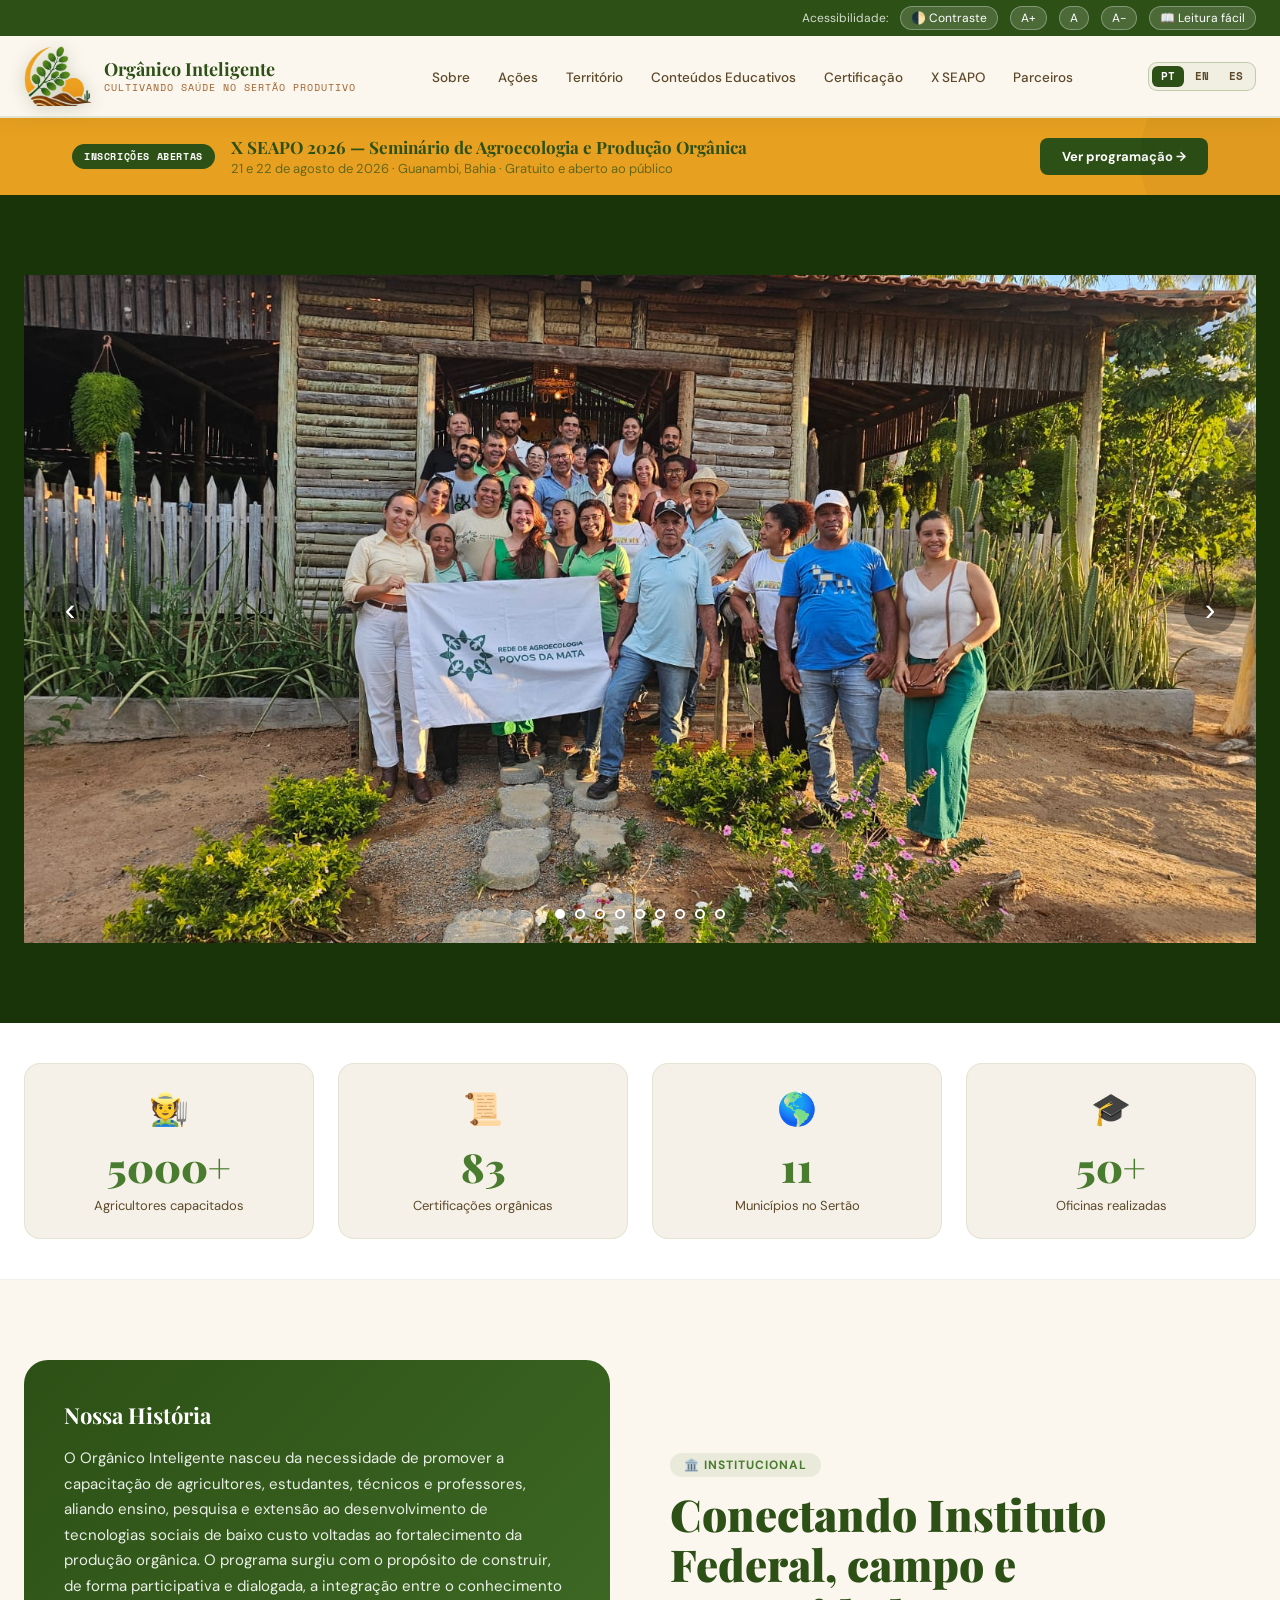
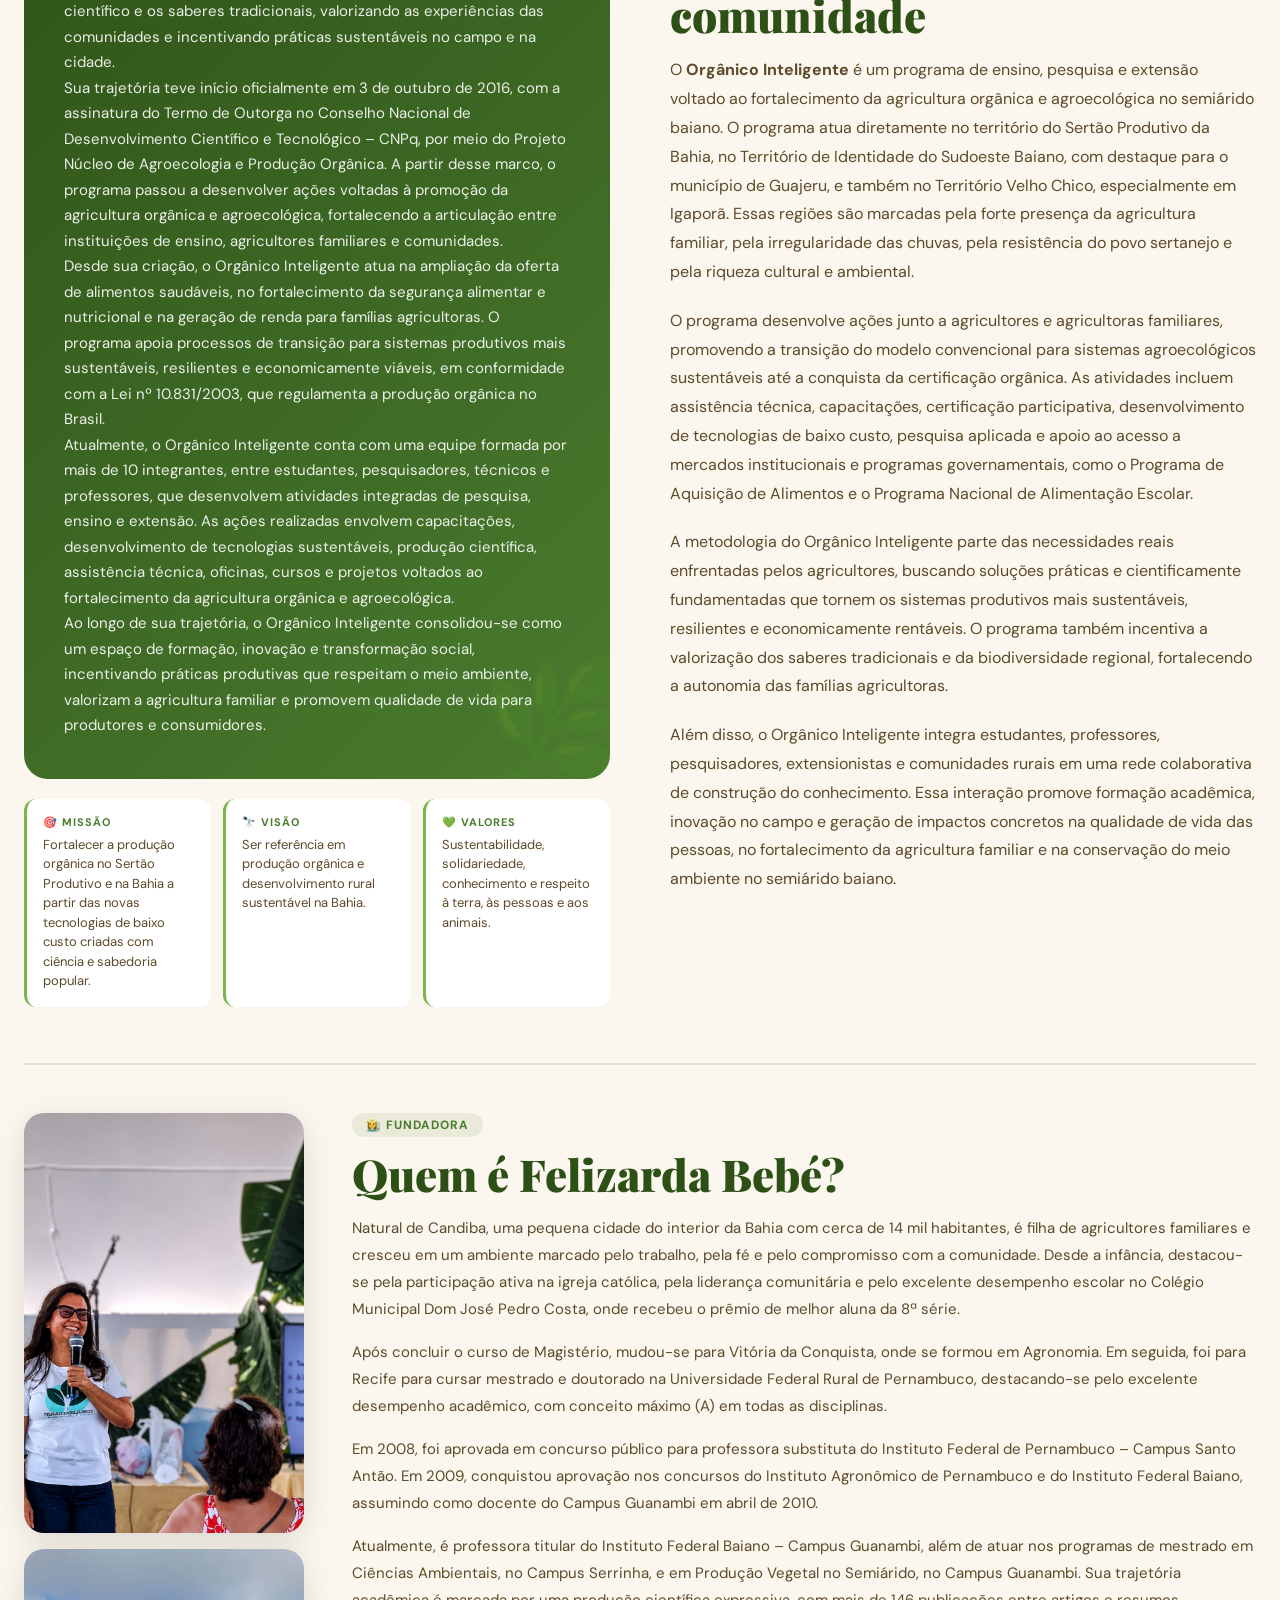
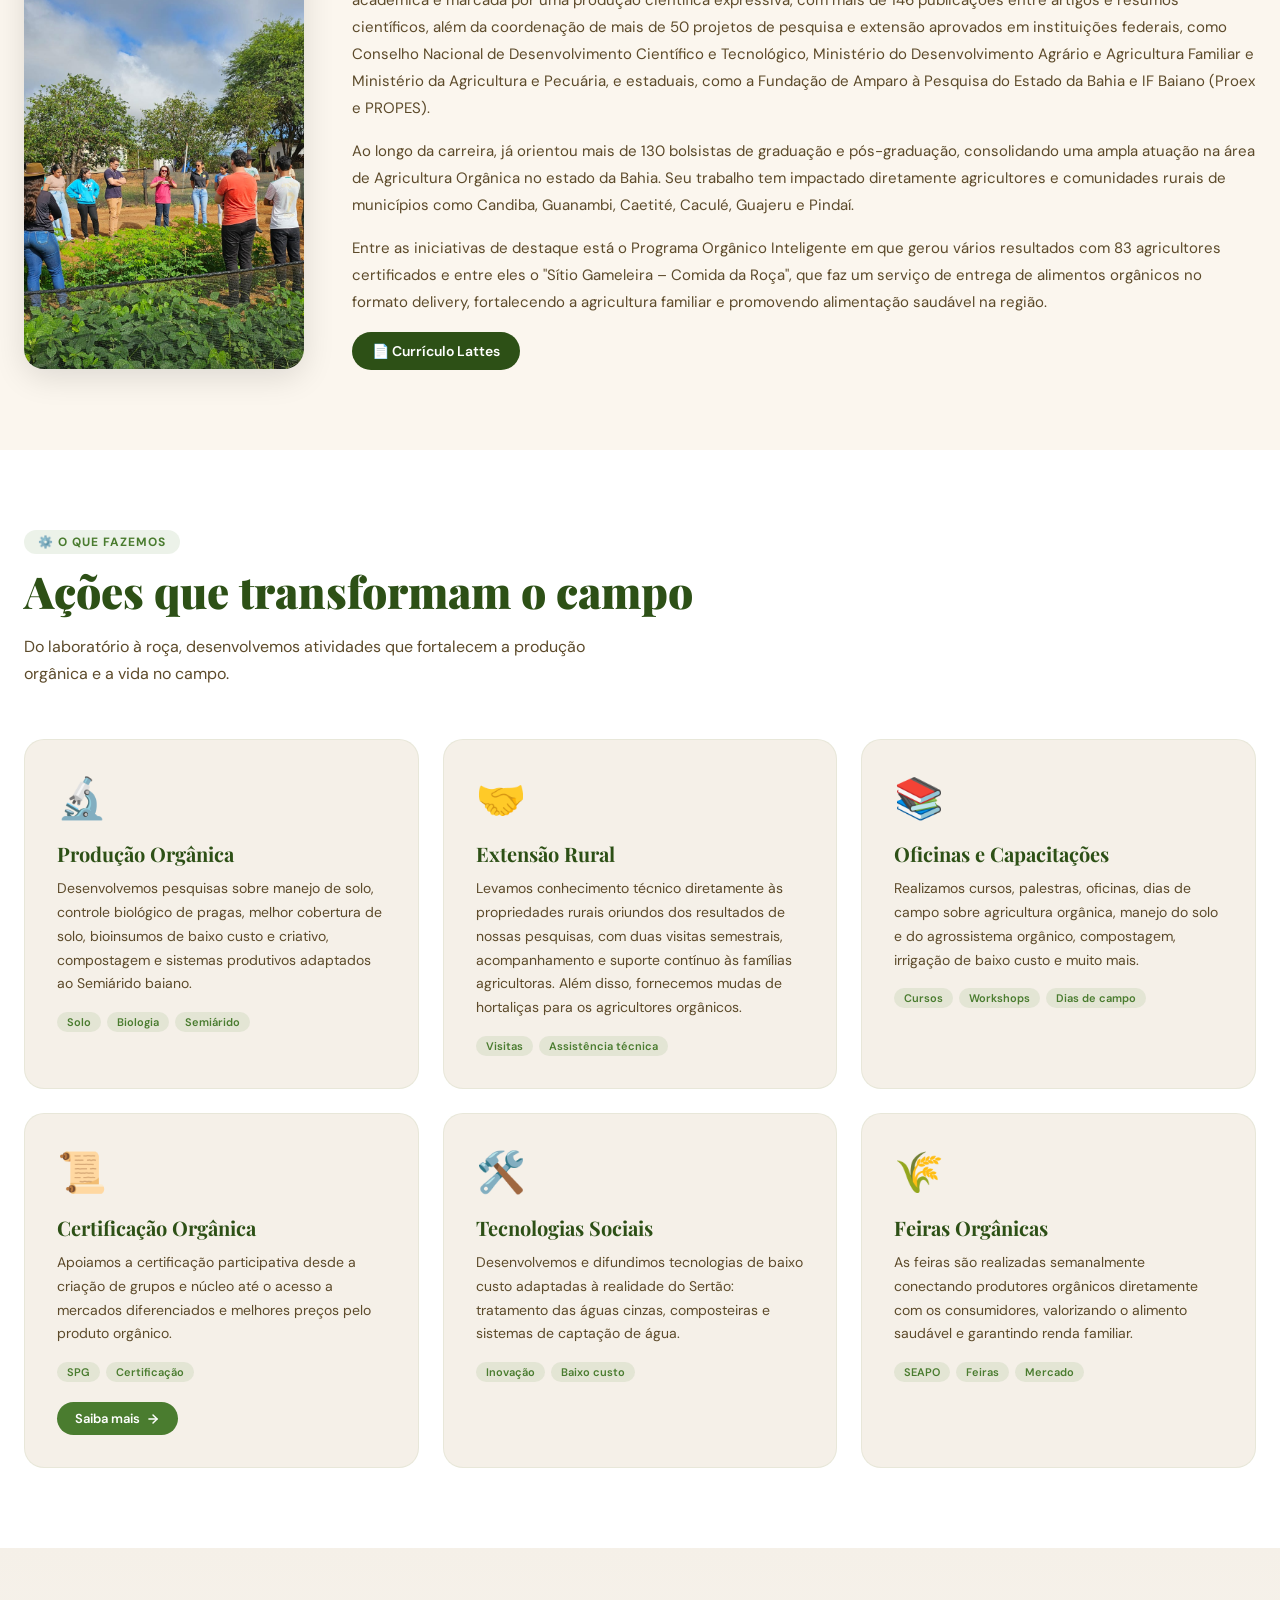
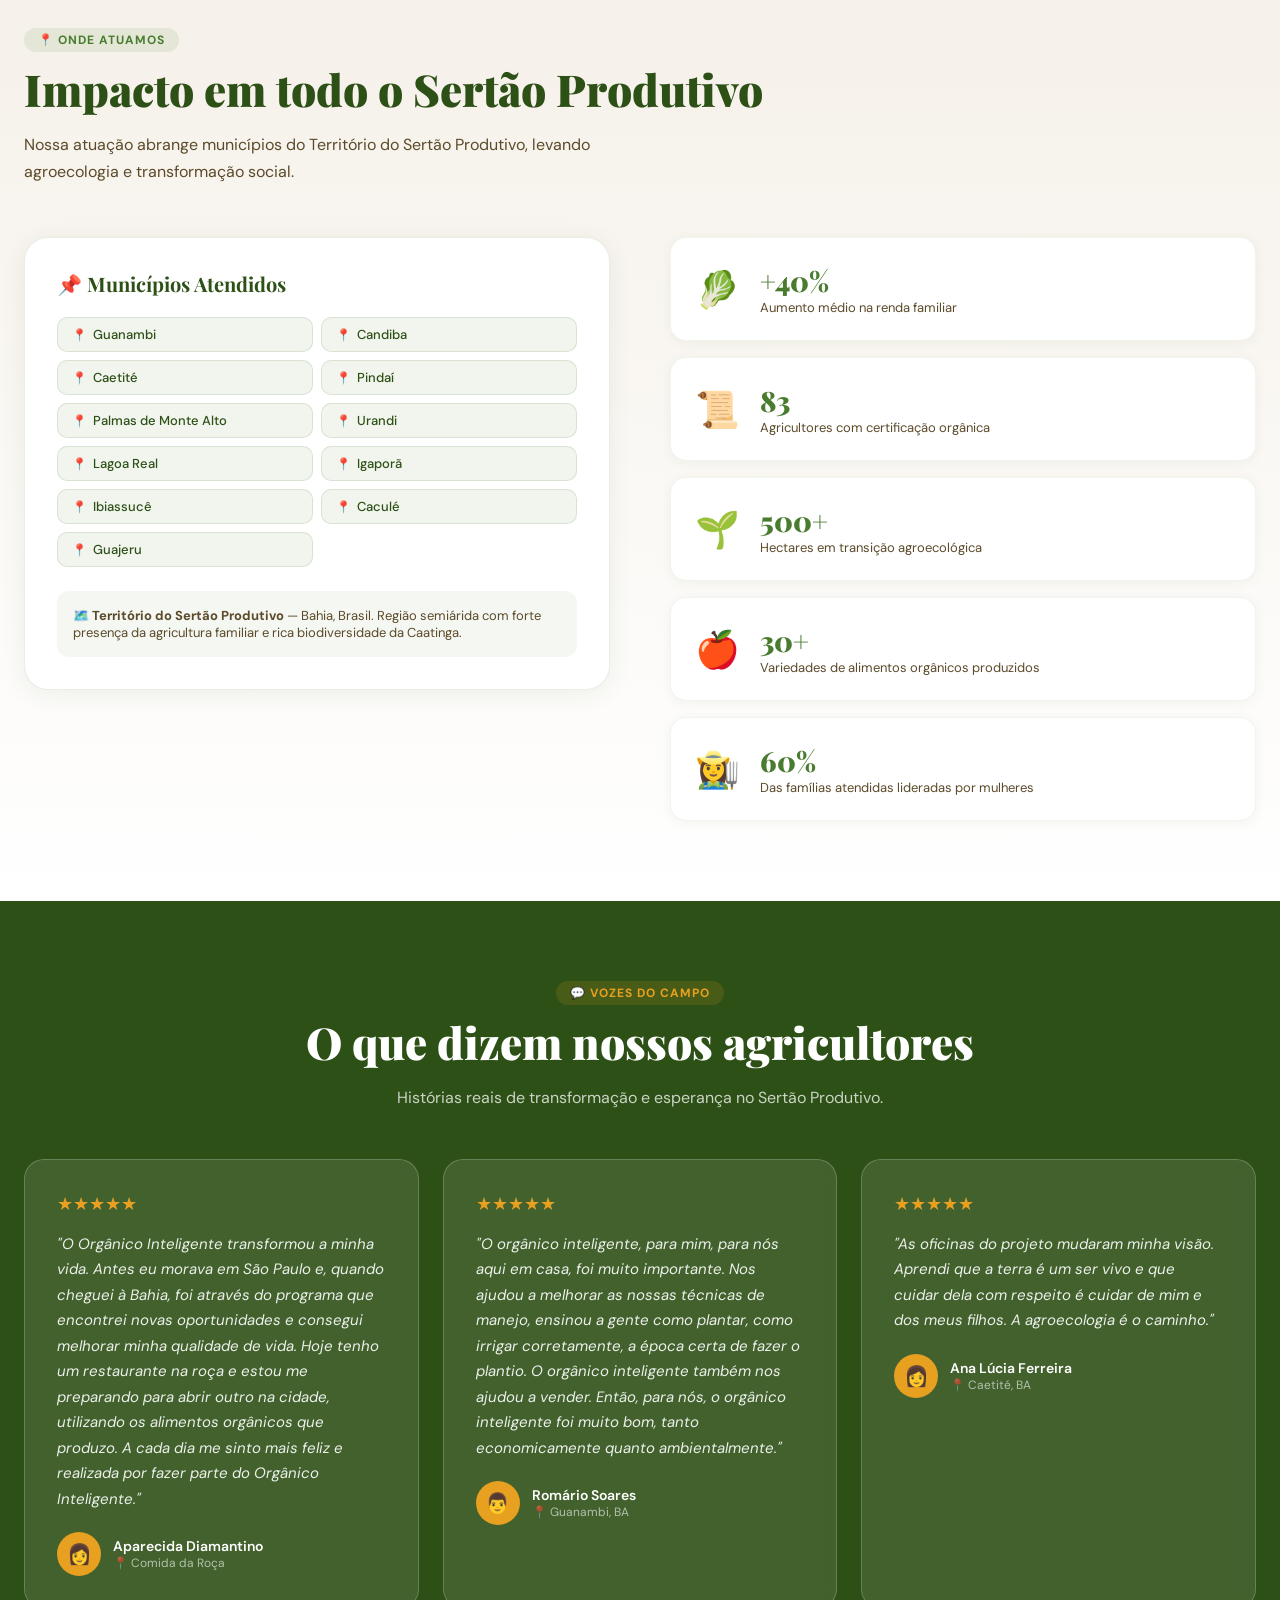
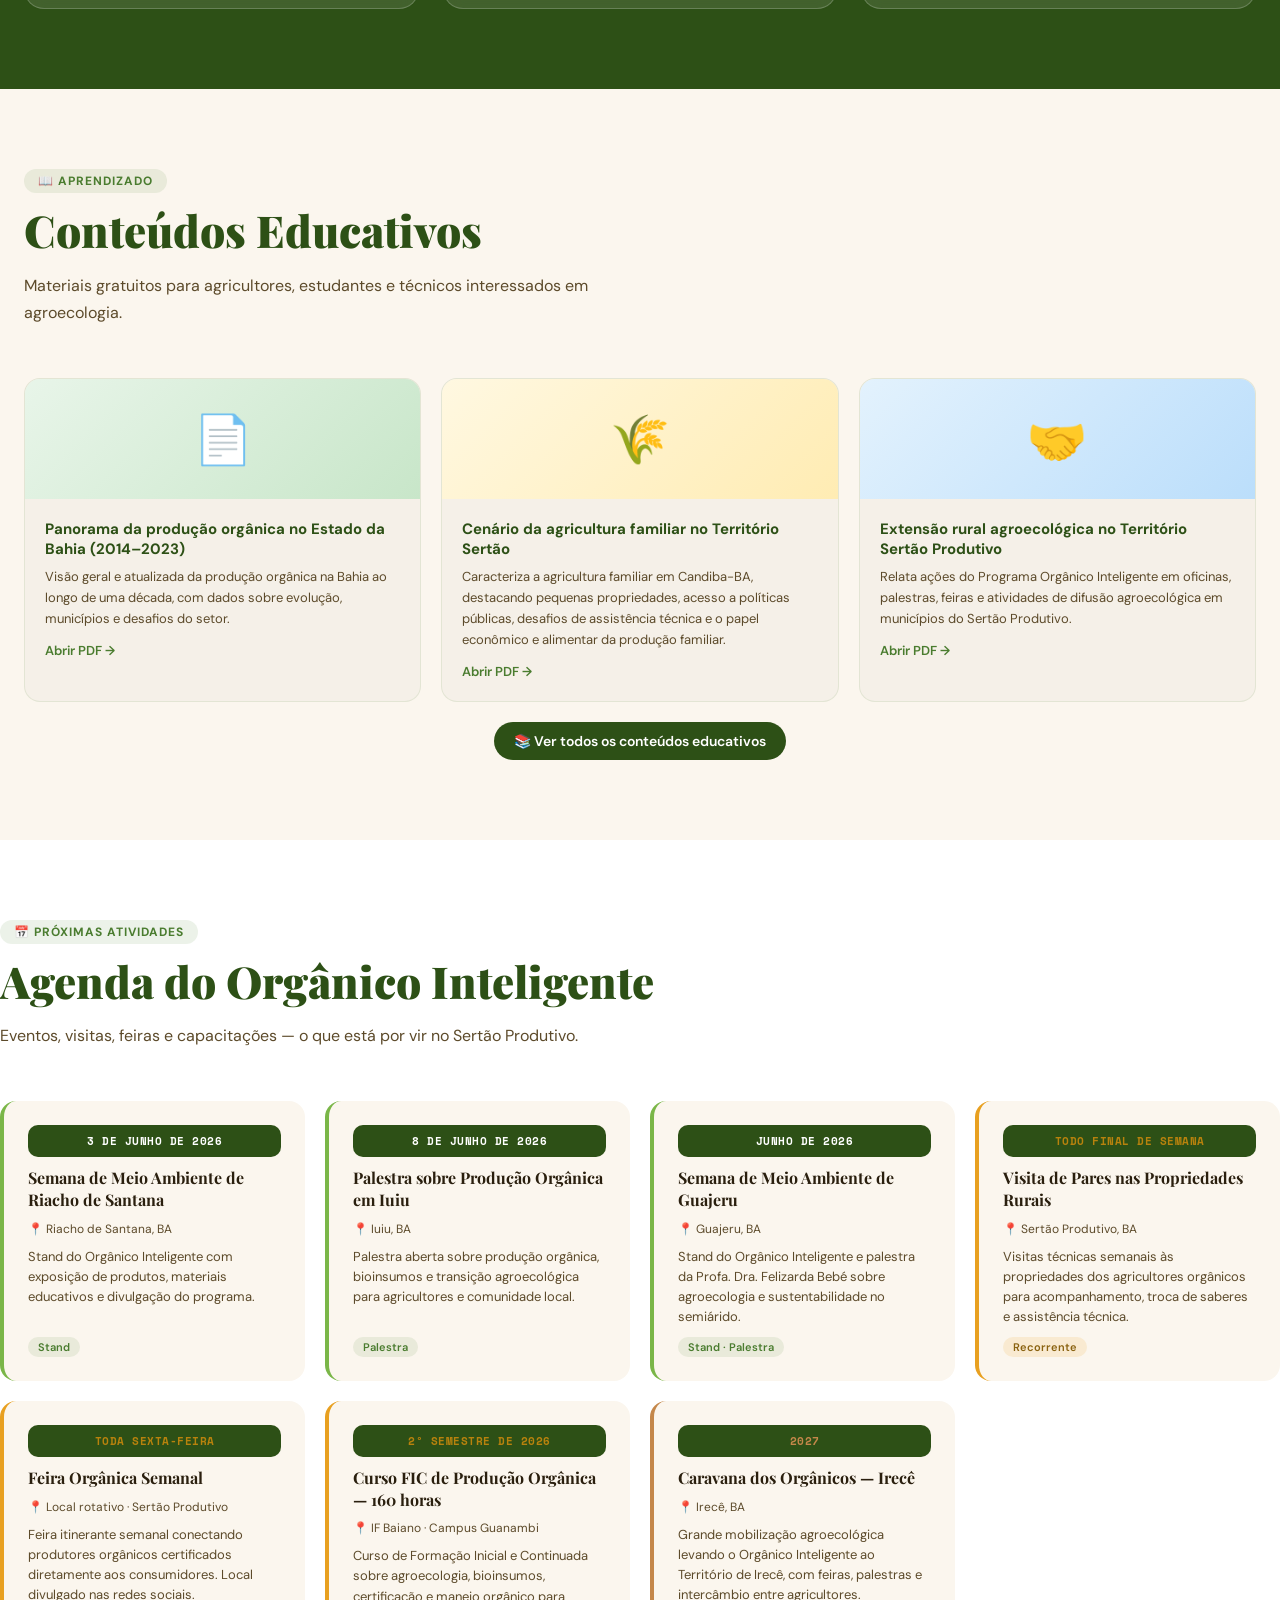
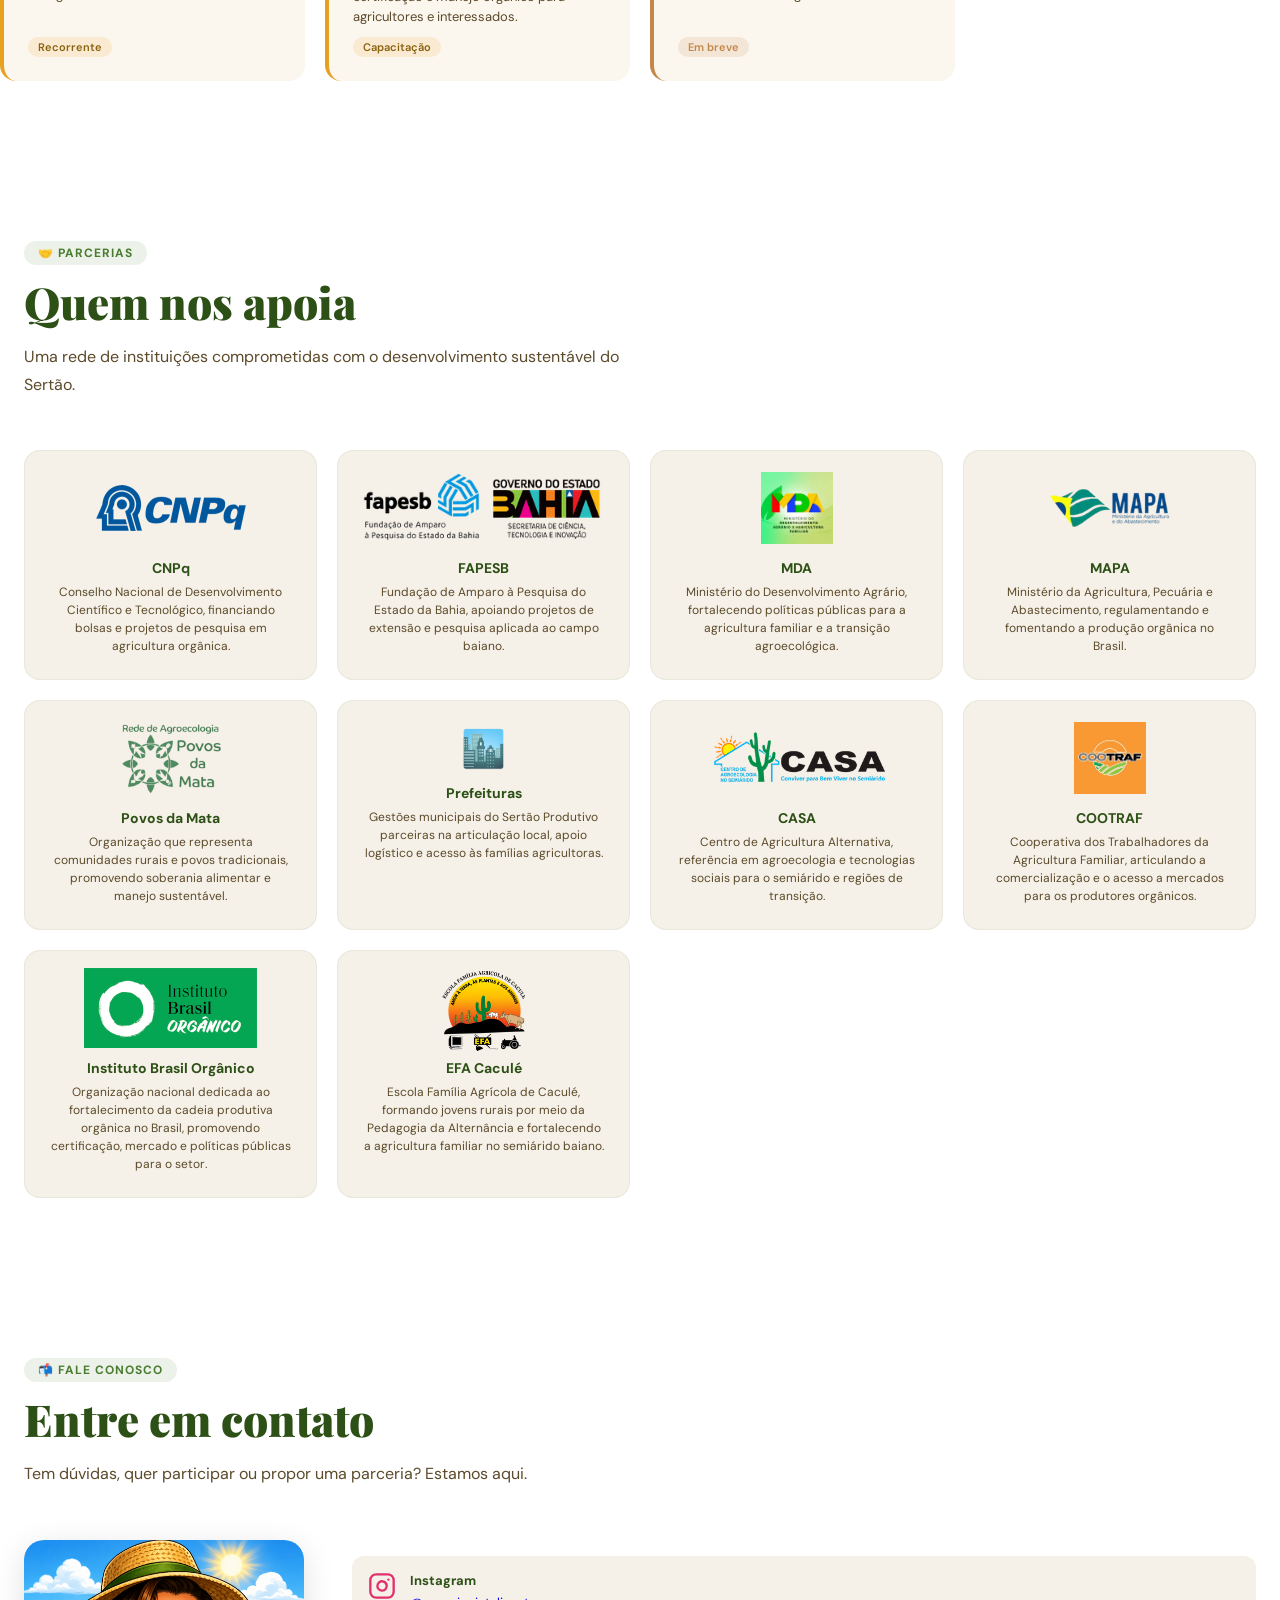
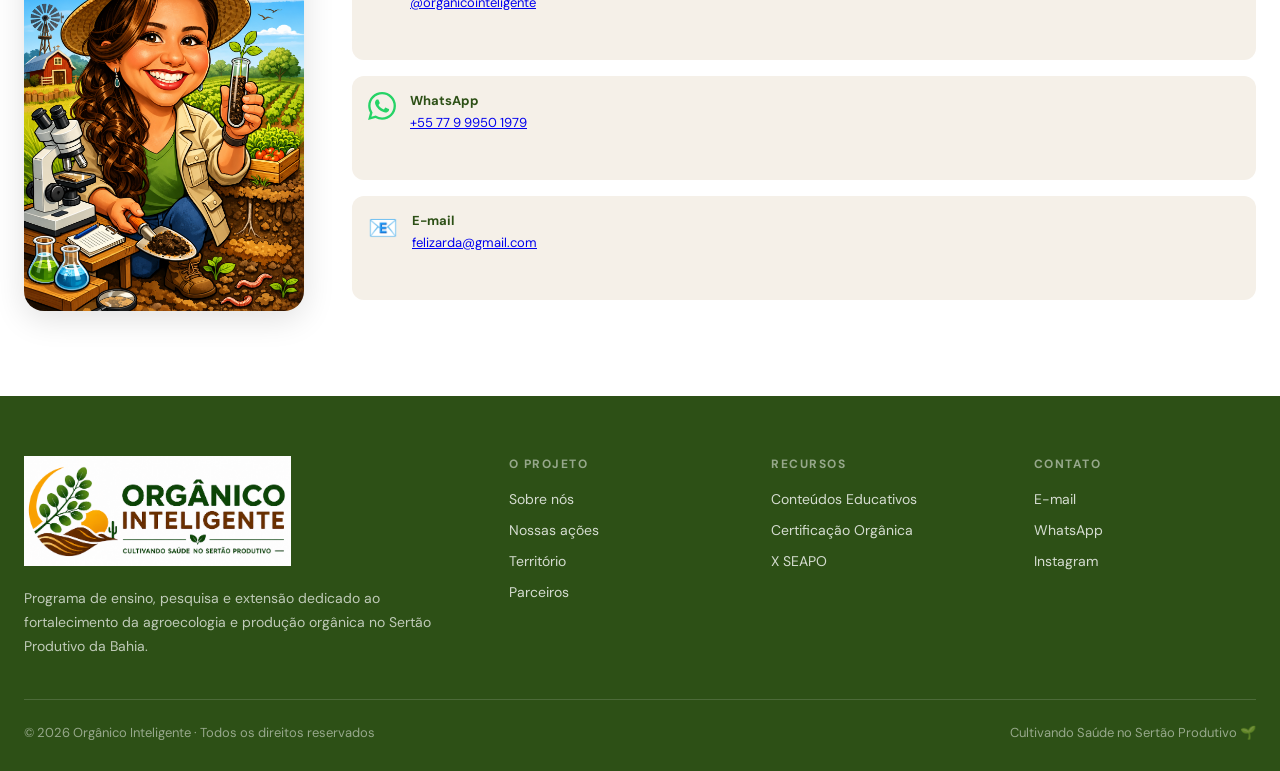
<file: index.html>
<!DOCTYPE html>
<html lang="pt-BR">
<head>
  <!-- Google tag (gtag.js) -->
  <script async src="https://www.googletagmanager.com/gtag/js?id=G-PL5NJVYDZY"></script>
  <script>
    window.dataLayer = window.dataLayer || [];
    function gtag(){dataLayer.push(arguments);}
    gtag('js', new Date());

    gtag('config', 'G-PL5NJVYDZY');
  </script>
  <meta charset="UTF-8">
  <link rel="icon" type="image/x-icon" href="favicon.ico">
  <link rel="icon" type="image/png" sizes="32x32" href="favicon-32x32.png">
  <link rel="apple-touch-icon" sizes="180x180" href="apple-touch-icon.png">
  <meta name="viewport" content="width=device-width, initial-scale=1.0">
  <meta http-equiv="Cache-Control" content="no-cache, no-store, must-revalidate">
  <meta http-equiv="Pragma" content="no-cache">
  <meta http-equiv="Expires" content="0">
  <meta name="description" content="Orgânico Inteligente – Cultivando Saúde no Sertão Produtivo. Programa de ensino, pesquisa e extensão dedicado à agroecologia e produção orgânica no Sertão Produtivo da Bahia." data-i18n-content="index.meta_desc">
  <meta name="keywords" content="orgânico inteligente, agroecologia, produção orgânica, Guanambi, Bahia, sertão produtivo, agricultura familiar, certificação orgânica, SEAPO">
  <meta name="author" content="Orgânico Inteligente – IF Baiano Campus Guanambi">
  <meta name="robots" content="index, follow">
  <link rel="canonical" href="https://organicointeligente.com.br/">
  <link rel="alternate" hreflang="pt-BR" href="https://organicointeligente.com.br/">
  <link rel="alternate" hreflang="en" href="https://organicointeligente.com.br/?lang=en">
  <link rel="alternate" hreflang="es" href="https://organicointeligente.com.br/?lang=es">
  <link rel="alternate" hreflang="x-default" href="https://organicointeligente.com.br/">
  <!-- Open Graph -->
  <meta property="og:type" content="website">
  <meta property="og:url" content="https://organicointeligente.com.br/">
  <meta property="og:site_name" content="Orgânico Inteligente">
  <meta property="og:locale" content="pt_BR">
  <meta property="og:title" content="Orgânico Inteligente – Cultivando Saúde no Sertão Produtivo" data-i18n-content="index.page_title">
  <meta property="og:description" content="Programa de ensino, pesquisa e extensão dedicado à agroecologia e produção orgânica no Sertão Produtivo da Bahia. Mais de 5000 agricultores capacitados e 83 certificações orgânicas emitidas." data-i18n-content="index.og_desc">
  <meta property="og:image" content="https://organicointeligente.com.br/assets/images/slideshow/img0.jpeg">
  <meta property="og:image:width" content="1600">
  <meta property="og:image:height" content="900">
  <!-- Twitter Card -->
  <meta name="twitter:card" content="summary_large_image">
  <meta name="twitter:title" content="Orgânico Inteligente – Cultivando Saúde no Sertão Produtivo" data-i18n-content="index.page_title">
  <meta name="twitter:description" content="Programa de agroecologia e produção orgânica no Sertão Produtivo da Bahia." data-i18n-content="index.twitter_desc">
  <meta name="twitter:image" content="https://organicointeligente.com.br/assets/images/slideshow/img0.jpeg">
  <title>Orgânico Inteligente – Cultivando Saúde no Sertão Produtivo</title>
  <!-- JSON-LD: Organização -->
  <script type="application/ld+json" id="org-jsonld" data-i18n-json="description:index.org_json_desc;contactType:index.org_contact_type">
  {
    "@context": "https://schema.org",
    "@type": "Organization",
    "name": "Orgânico Inteligente",
    "alternateName": "Programa Orgânico Inteligente",
    "url": "https://organicointeligente.com.br",
    "logo": "https://organicointeligente.com.br/assets/images/logo/logo_icon.png",
    "description": "Programa de ensino, pesquisa e extensão do IF Baiano dedicado à agroecologia e produção orgânica no Sertão Produtivo da Bahia.",
    "foundingDate": "2016",
    "areaServed": {
      "@type": "State",
      "name": "Bahia",
      "addressCountry": "BR"
    },
    "address": {
      "@type": "PostalAddress",
      "addressLocality": "Guanambi",
      "addressRegion": "BA",
      "addressCountry": "BR"
    },
    "contactPoint": {
      "@type": "ContactPoint",
      "telephone": "+55-77-99950-1979",
      "contactType": "Contato geral",
      "availableLanguage": "Portuguese"
    },
    "sameAs": [
      "https://instagram.com/organicointeligente"
    ]
  }
  </script>
  <link href="https://fonts.googleapis.com/css2?family=Playfair+Display:wght@700;900&family=DM+Sans:wght@300;400;500;600&family=Space+Mono:wght@400;700&display=swap" rel="stylesheet">
  <link rel="stylesheet" href="assets/css/style.css?v=202611120954">
  <style>
    .nav-lang-toggle{display:flex;align-items:center;gap:2px;background:rgba(74,124,47,.06);border:1px solid rgba(74,124,47,.3);border-radius:9px;padding:3px;flex-shrink:0;}
    .nav-lang-toggle .lang-opt{background:none;border:0;font-family:'Space Mono',monospace;font-size:11px;font-weight:700;color:var(--texto-suave);padding:5px 9px;border-radius:6px;cursor:pointer;transition:.15s;line-height:1;}
    .nav-lang-toggle .lang-opt:hover{color:var(--verde);}
    .nav-lang-toggle .lang-opt[aria-current="true"]{background:var(--verde);color:#fff;}
  </style>
  <script src="assets/js/i18n.js?v=202611120954"></script>
</head>
<body id="topo" data-i18n-title="index.page_title">

<a href="#main-content" class="skip-link" data-i18n="nav.skip">Ir para o conteúdo principal</a>

<!-- ACESSIBILIDADE BAR -->
<div class="acess-bar" role="toolbar" data-i18n-attr="aria-label:acess.bar_aria" aria-label="Ferramentas de acessibilidade">
  <span data-i18n="acess.label">Acessibilidade:</span>
  <button class="acess-btn" onclick="toggleContraste()" data-i18n-attr="aria-label:acess.contraste_aria;title:acess.contraste_title" aria-label="Alternar alto contraste" title="Alto Contraste" data-i18n="acess.contraste">🌓 Contraste</button>
  <button class="acess-btn" onclick="aumentarFonte()" data-i18n-attr="aria-label:acess.aumentar_aria;title:acess.aumentar_title" aria-label="Aumentar fonte" title="Aumentar fonte" data-i18n="acess.aumentar">A+</button>
  <button class="acess-btn" onclick="resetarFonte()" data-i18n-attr="aria-label:acess.resetar_aria;title:acess.resetar_title" aria-label="Fonte padrão" title="Fonte padrão" data-i18n="acess.resetar">A</button>
  <button class="acess-btn" onclick="diminuirFonte()" data-i18n-attr="aria-label:acess.diminuir_aria;title:acess.diminuir_title" aria-label="Diminuir fonte" title="Diminuir fonte" data-i18n="acess.diminuir">A-</button>
  <button class="acess-btn" onclick="toggleLeituraSimples()" data-i18n-attr="aria-label:acess.leitura_aria;title:acess.leitura_title" aria-label="Leitura simplificada" title="Leitura simples" data-i18n="acess.leitura">📖 Leitura fácil</button>
</div>

<!-- NAVEGAÇÃO -->
<nav role="navigation" data-i18n-attr="aria-label:nav.aria_main" aria-label="Menu principal">
  <div class="nav-inner">
    <a href="#topo" class="nav-logo" data-i18n-attr="aria-label:nav.logo_aria" aria-label="Página inicial - Orgânico Inteligente">
      <img src="assets/images/logo/logo_icon.png" alt="Logo Orgânico Inteligente" class="nav-logo-img">
      <div class="nav-logo-text">
        <span class="top">Orgânico Inteligente</span>
        <span class="bottom" data-i18n="nav.tagline">Cultivando Saúde no Sertão Produtivo</span>
      </div>
    </a>

    <button class="hamburger" onclick="toggleMenu()" data-i18n-attr="aria-label:nav.hamburger_aria" aria-label="Abrir menu" aria-expanded="false" id="hamburger">
      <span></span><span></span><span></span>
    </button>

    <ul class="nav-links" id="nav-links" role="menubar"></ul>

    <div class="nav-lang-toggle" role="group" data-i18n-attr="aria-label:lang.toggle_aria" aria-label="Selecionar idioma">
      <button type="button" class="lang-opt" data-lang="pt" onclick="setLang('pt')" data-i18n-attr="aria-label:lang.pt_label" aria-label="Português">PT</button>
      <button type="button" class="lang-opt" data-lang="en" onclick="setLang('en')" data-i18n-attr="aria-label:lang.en_label" aria-label="English">EN</button>
      <button type="button" class="lang-opt" data-lang="es" onclick="setLang('es')" data-i18n-attr="aria-label:lang.es_label" aria-label="Español">ES</button>
    </div>
  </div>
</nav>
<script src="assets/js/nav.js?v=202611120954"></script>

<main id="main-content">

<!-- ===== CHAMADA SEAPO ===== -->
<div class="seapo-chamada" role="banner" data-i18n-attr="aria-label:index.seapo_chamada_aria" aria-label="Chamada para o X SEAPO 2026">
  <div class="seapo-chamada-inner">
    <div class="seapo-chamada-texto">
      <span class="seapo-chamada-badge" data-i18n="index.seapo_badge">Inscrições abertas</span>
      <div>
        <div class="seapo-chamada-titulo" data-i18n="index.seapo_titulo">X SEAPO 2026 — Seminário de Agroecologia e Produção Orgânica</div>
        <div class="seapo-chamada-sub" data-i18n="index.seapo_sub">21 e 22 de agosto de 2026 &middot; Guanambi, Bahia &middot; Gratuito e aberto ao público</div>
      </div>
    </div>
    <a href="pages/seapo.html" class="seapo-chamada-btn" data-i18n="index.seapo_btn">Ver programação →</a>
  </div>
</div>

<!-- ===== HERO SLIDESHOW ===== -->
<section class="hero" data-i18n-attr="aria-label:index.hero_aria" aria-label="Galeria de imagens do projeto">
  <div class="slideshow" id="heroSlideshow">

    <div class="slide active"><img src="assets/images/slideshow/img0.jpeg" alt="Orgânico Inteligente – campo e agricultores, imagem 1" data-i18n-attr="alt:index.slide1_alt"></div>
    <div class="slide"><img src="assets/images/slideshow/img2.jpeg" alt="Orgânico Inteligente – campo e agricultores, imagem 2" data-i18n-attr="alt:index.slide2_alt"></div>
    <div class="slide"><img src="assets/images/slideshow/img3.jpeg" alt="Orgânico Inteligente – campo e agricultores, imagem 3" data-i18n-attr="alt:index.slide3_alt"></div>
    <div class="slide"><img src="assets/images/slideshow/img4.jpeg" alt="Orgânico Inteligente – campo e agricultores, imagem 4" data-i18n-attr="alt:index.slide4_alt"></div>
    <div class="slide"><img src="assets/images/slideshow/img5.jpeg" alt="Orgânico Inteligente – campo e agricultores, imagem 5" data-i18n-attr="alt:index.slide5_alt"></div>
    <div class="slide"><img src="assets/images/slideshow/img6.jpg"  alt="Orgânico Inteligente – campo e agricultores, imagem 6" data-i18n-attr="alt:index.slide6_alt"></div>
    <div class="slide"><img src="assets/images/slideshow/img7.jpg"  alt="Orgânico Inteligente – campo e agricultores, imagem 7" data-i18n-attr="alt:index.slide7_alt"></div>
    <div class="slide"><img src="assets/images/slideshow/img8.jpeg" alt="Orgânico Inteligente – campo e agricultores, imagem 8" data-i18n-attr="alt:index.slide8_alt"></div>
    <div class="slide"><img src="assets/images/slideshow/img9.jpeg" alt="Orgânico Inteligente – campo e agricultores, imagem 9" data-i18n-attr="alt:index.slide9_alt"></div>

    <button class="slide-btn slide-prev" data-i18n-attr="aria-label:index.slide_prev_aria" aria-label="Imagem anterior">&#8249;</button>
    <button class="slide-btn slide-next" data-i18n-attr="aria-label:index.slide_next_aria" aria-label="Próxima imagem">&#8250;</button>

    <div class="slide-dots" role="tablist" data-i18n-attr="aria-label:index.slides_nav_aria" aria-label="Navegação do slideshow">
      <button class="dot active" role="tab" aria-label="Imagem 1" aria-selected="true"></button>
      <button class="dot" role="tab" aria-label="Imagem 2" aria-selected="false"></button>
      <button class="dot" role="tab" aria-label="Imagem 3" aria-selected="false"></button>
      <button class="dot" role="tab" aria-label="Imagem 4" aria-selected="false"></button>
      <button class="dot" role="tab" aria-label="Imagem 5" aria-selected="false"></button>
      <button class="dot" role="tab" aria-label="Imagem 6" aria-selected="false"></button>
      <button class="dot" role="tab" aria-label="Imagem 7" aria-selected="false"></button>
      <button class="dot" role="tab" aria-label="Imagem 8" aria-selected="false"></button>
      <button class="dot" role="tab" aria-label="Imagem 9" aria-selected="false"></button>
    </div>

  </div>
</section>

<!-- STATS BAND -->
<div class="stats-band" role="region" data-i18n-attr="aria-label:index.stats_aria" aria-label="Impacto do projeto em números">
  <div class="stats-grid">
    <div class="stat-card reveal">
      <div class="stat-icon" aria-hidden="true">🧑‍🌾</div>
      <div class="stat-num">5000+</div>
      <div class="stat-label" data-i18n="index.stat1_label">Agricultores capacitados</div>
    </div>
    <div class="stat-card reveal reveal-delay-1">
      <div class="stat-icon" aria-hidden="true">📜</div>
      <div class="stat-num">83</div>
      <div class="stat-label" data-i18n="index.stat2_label">Certificações orgânicas</div>
    </div>
    <div class="stat-card reveal reveal-delay-2">
      <div class="stat-icon" aria-hidden="true">🌎</div>
      <div class="stat-num">11</div>
      <div class="stat-label" data-i18n="index.stat3_label">Municípios no Sertão</div>
    </div>
    <div class="stat-card reveal reveal-delay-3">
      <div class="stat-icon" aria-hidden="true">🎓</div>
      <div class="stat-num">50+</div>
      <div class="stat-label" data-i18n="index.stat4_label">Oficinas realizadas</div>
    </div>
  </div>
</div>

<!-- ===== SOBRE ===== -->
<section class="sobre" id="sobre" data-i18n-attr="aria-label:index.sobre_aria" aria-label="Sobre o Orgânico Inteligente">
  <div class="section-inner">
    <div class="sobre-grid">
      <div class="sobre-visual reveal">
        <div class="sobre-img-card">
          <h3 data-i18n="index.historia_titulo">Nossa História</h3>
          <p data-i18n="index.historia_p1">O Orgânico Inteligente nasceu da necessidade de promover a capacitação de agricultores, estudantes, técnicos e professores, aliando ensino, pesquisa e extensão ao desenvolvimento de tecnologias sociais de baixo custo voltadas ao fortalecimento da produção orgânica. O programa surgiu com o propósito de construir, de forma participativa e dialogada, a integração entre o conhecimento científico e os saberes tradicionais, valorizando as experiências das comunidades e incentivando práticas sustentáveis no campo e na cidade.</p>
          <p data-i18n="index.historia_p2">Sua trajetória teve início oficialmente em 3 de outubro de 2016, com a assinatura do Termo de Outorga no Conselho Nacional de Desenvolvimento Científico e Tecnológico – CNPq, por meio do Projeto Núcleo de Agroecologia e Produção Orgânica. A partir desse marco, o programa passou a desenvolver ações voltadas à promoção da agricultura orgânica e agroecológica, fortalecendo a articulação entre instituições de ensino, agricultores familiares e comunidades.</p>
          <p data-i18n="index.historia_p3">Desde sua criação, o Orgânico Inteligente atua na ampliação da oferta de alimentos saudáveis, no fortalecimento da segurança alimentar e nutricional e na geração de renda para famílias agricultoras. O programa apoia processos de transição para sistemas produtivos mais sustentáveis, resilientes e economicamente viáveis, em conformidade com a Lei nº 10.831/2003, que regulamenta a produção orgânica no Brasil.</p>
          <p data-i18n="index.historia_p4">Atualmente, o Orgânico Inteligente conta com uma equipe formada por mais de 10 integrantes, entre estudantes, pesquisadores, técnicos e professores, que desenvolvem atividades integradas de pesquisa, ensino e extensão. As ações realizadas envolvem capacitações, desenvolvimento de tecnologias sustentáveis, produção científica, assistência técnica, oficinas, cursos e projetos voltados ao fortalecimento da agricultura orgânica e agroecológica.</p>
          <p data-i18n="index.historia_p5">Ao longo de sua trajetória, o Orgânico Inteligente consolidou-se como um espaço de formação, inovação e transformação social, incentivando práticas produtivas que respeitam o meio ambiente, valorizam a agricultura familiar e promovem qualidade de vida para produtores e consumidores.</p>
        </div>
        <div class="sobre-mvv">
          <div class="mvv-item">
            <div class="mvv-title" data-i18n="index.mvv_missao_titulo">🎯 Missão</div>
            <p data-i18n="index.mvv_missao_texto">Fortalecer a produção orgânica no Sertão Produtivo e na Bahia a partir das novas tecnologias de baixo custo criadas com ciência e sabedoria popular.</p>
          </div>
          <div class="mvv-item">
            <div class="mvv-title" data-i18n="index.mvv_visao_titulo">🔭 Visão</div>
            <p data-i18n="index.mvv_visao_texto">Ser referência em produção orgânica e desenvolvimento rural sustentável na Bahia.</p>
          </div>
          <div class="mvv-item">
            <div class="mvv-title" data-i18n="index.mvv_valores_titulo">💚 Valores</div>
            <p data-i18n="index.mvv_valores_texto">Sustentabilidade, solidariedade, conhecimento e respeito à terra, às pessoas e aos animais.</p>
          </div>
        </div>
      </div>

      <div class="sobre-content reveal reveal-delay-1">
        <div class="section-tag" data-i18n="index.sobre_tag">🏛️ Institucional</div>
        <h2 class="section-title" data-i18n="index.sobre_titulo">Conectando Instituto Federal, campo e comunidade</h2>
        <p data-i18n="index.sobre_p1">O <strong>Orgânico Inteligente</strong> é um programa de ensino, pesquisa e extensão voltado ao fortalecimento da agricultura orgânica e agroecológica no semiárido baiano. O programa atua diretamente no território do Sertão Produtivo da Bahia, no Território de Identidade do Sudoeste Baiano, com destaque para o município de Guajeru, e também no Território Velho Chico, especialmente em Igaporã. Essas regiões são marcadas pela forte presença da agricultura familiar, pela irregularidade das chuvas, pela resistência do povo sertanejo e pela riqueza cultural e ambiental.</p>
        <p data-i18n="index.sobre_p2">O programa desenvolve ações junto a agricultores e agricultoras familiares, promovendo a transição do modelo convencional para sistemas agroecológicos sustentáveis até a conquista da certificação orgânica. As atividades incluem assistência técnica, capacitações, certificação participativa, desenvolvimento de tecnologias de baixo custo, pesquisa aplicada e apoio ao acesso a mercados institucionais e programas governamentais, como o Programa de Aquisição de Alimentos e o Programa Nacional de Alimentação Escolar.</p>
        <p data-i18n="index.sobre_p3">A metodologia do Orgânico Inteligente parte das necessidades reais enfrentadas pelos agricultores, buscando soluções práticas e cientificamente fundamentadas que tornem os sistemas produtivos mais sustentáveis, resilientes e economicamente rentáveis. O programa também incentiva a valorização dos saberes tradicionais e da biodiversidade regional, fortalecendo a autonomia das famílias agricultoras.</p>
        <p data-i18n="index.sobre_p4">Além disso, o Orgânico Inteligente integra estudantes, professores, pesquisadores, extensionistas e comunidades rurais em uma rede colaborativa de construção do conhecimento. Essa interação promove formação acadêmica, inovação no campo e geração de impactos concretos na qualidade de vida das pessoas, no fortalecimento da agricultura familiar e na conservação do meio ambiente no semiárido baiano.</p>

      </div>
    </div>

    <!-- Quem é Felizarda Bebé? -->
    <div class="sobre-fundadora reveal">
      <div class="fundadora-img">
        <img src="assets/images/profaFelizarda2.png" alt="Professora Felizarda Bebé" data-i18n-attr="alt:index.foto_felizarda_alt">
        <img src="assets/images/profaFelizarda3.jpeg" alt="Professora Felizarda Bebé" data-i18n-attr="alt:index.foto_felizarda_alt">
      </div>
      <div class="fundadora-texto">
        <div class="section-tag" data-i18n="index.fundadora_tag">👩‍🌾 Fundadora</div>
        <h2 class="section-title" data-i18n="index.fundadora_titulo">Quem é Felizarda Bebé?</h2>
        <p data-i18n="index.fundadora_p1">Natural de Candiba, uma pequena cidade do interior da Bahia com cerca de 14 mil habitantes, é filha de agricultores familiares e cresceu em um ambiente marcado pelo trabalho, pela fé e pelo compromisso com a comunidade. Desde a infância, destacou-se pela participação ativa na igreja católica, pela liderança comunitária e pelo excelente desempenho escolar no Colégio Municipal Dom José Pedro Costa, onde recebeu o prêmio de melhor aluna da 8ª série.</p>
        <p data-i18n="index.fundadora_p2">Após concluir o curso de Magistério, mudou-se para Vitória da Conquista, onde se formou em Agronomia. Em seguida, foi para Recife para cursar mestrado e doutorado na Universidade Federal Rural de Pernambuco, destacando-se pelo excelente desempenho acadêmico, com conceito máximo (A) em todas as disciplinas.</p>
        <p data-i18n="index.fundadora_p3">Em 2008, foi aprovada em concurso público para professora substituta do Instituto Federal de Pernambuco – Campus Santo Antão. Em 2009, conquistou aprovação nos concursos do Instituto Agronômico de Pernambuco e do Instituto Federal Baiano, assumindo como docente do Campus Guanambi em abril de 2010.</p>
        <p data-i18n="index.fundadora_p4">Atualmente, é professora titular do Instituto Federal Baiano – Campus Guanambi, além de atuar nos programas de mestrado em Ciências Ambientais, no Campus Serrinha, e em Produção Vegetal no Semiárido, no Campus Guanambi. Sua trajetória acadêmica é marcada por uma produção científica expressiva, com mais de 146 publicações entre artigos e resumos científicos, além da coordenação de mais de 50 projetos de pesquisa e extensão aprovados em instituições federais, como Conselho Nacional de Desenvolvimento Científico e Tecnológico, Ministério do Desenvolvimento Agrário e Agricultura Familiar e Ministério da Agricultura e Pecuária, e estaduais, como a Fundação de Amparo à Pesquisa do Estado da Bahia e IF Baiano (Proex e PROPES).</p>
        <p data-i18n="index.fundadora_p5">Ao longo da carreira, já orientou mais de 130 bolsistas de graduação e pós-graduação, consolidando uma ampla atuação na área de Agricultura Orgânica no estado da Bahia. Seu trabalho tem impactado diretamente agricultores e comunidades rurais de municípios como Candiba, Guanambi, Caetité, Caculé, Guajeru e Pindaí.</p>
        <p data-i18n="index.fundadora_p6">Entre as iniciativas de destaque está o Programa Orgânico Inteligente em que gerou vários resultados com 83 agricultores certificados e entre eles o "Sítio Gameleira – Comida da Roça", que faz um serviço de entrega de alimentos orgânicos no formato delivery, fortalecendo a agricultura familiar e promovendo alimentação saudável na região.</p>
        <a href="https://lattes.cnpq.br/9764329265812697" target="_blank" rel="noopener noreferrer" class="fundadora-lattes" data-i18n="index.fundadora_lattes">📄 Currículo Lattes</a>
      </div>
    </div>

  </div>
</section>

<!-- ===== AÇÕES ===== -->
<section class="acoes" id="acoes" data-i18n-attr="aria-label:index.acoes_aria" aria-label="Ações e projetos">
  <div class="section-inner">
    <div class="section-header">
      <div class="section-tag" data-i18n="index.acoes_tag">⚙️ O que fazemos</div>
      <h2 class="section-title" data-i18n="index.acoes_titulo">Ações que transformam o campo</h2>
      <p class="section-desc" data-i18n="index.acoes_desc">Do laboratório à roça, desenvolvemos atividades que fortalecem a produção orgânica e a vida no campo.</p>
    </div>

    <div class="acoes-grid">
      <div class="acao-card reveal">
        <div class="acao-icon">🔬</div>
        <h3 data-i18n="index.acao1_titulo">Produção Orgânica</h3>
        <p data-i18n="index.acao1_desc">Desenvolvemos pesquisas sobre manejo de solo, controle biológico de pragas, melhor cobertura de solo, bioinsumos de baixo custo e criativo, compostagem e sistemas produtivos adaptados ao Semiárido baiano.</p>
        <div class="acao-tags">
          <span class="acao-tag" data-i18n="index.tag_solo">Solo</span>
          <span class="acao-tag" data-i18n="index.tag_biologia">Biologia</span>
          <span class="acao-tag" data-i18n="index.tag_semiarido">Semiárido</span>
        </div>
      </div>

      <div class="acao-card reveal reveal-delay-1">
        <div class="acao-icon">🤝</div>
        <h3 data-i18n="index.acao2_titulo">Extensão Rural</h3>
        <p data-i18n="index.acao2_desc">Levamos conhecimento técnico diretamente às propriedades rurais oriundos dos resultados de nossas pesquisas, com duas visitas semestrais, acompanhamento e suporte contínuo às famílias agricultoras. Além disso, fornecemos mudas de hortaliças para os agricultores orgânicos.</p>
        <div class="acao-tags">
          <span class="acao-tag" data-i18n="index.tag_visitas">Visitas</span>
          <span class="acao-tag" data-i18n="index.tag_assistencia">Assistência técnica</span>
        </div>
      </div>

      <div class="acao-card reveal reveal-delay-2">
        <div class="acao-icon">📚</div>
        <h3 data-i18n="index.acao3_titulo">Oficinas e Capacitações</h3>
        <p data-i18n="index.acao3_desc">Realizamos cursos, palestras, oficinas, dias de campo sobre agricultura orgânica, manejo do solo e do agrossistema orgânico, compostagem, irrigação de baixo custo e muito mais.</p>
        <div class="acao-tags">
          <span class="acao-tag" data-i18n="index.tag_cursos">Cursos</span>
          <span class="acao-tag" data-i18n="index.tag_workshops">Workshops</span>
          <span class="acao-tag" data-i18n="index.tag_diascamp">Dias de campo</span>
        </div>
      </div>

      <div class="acao-card reveal reveal-delay-3">
        <div class="acao-icon">📜</div>
        <h3 data-i18n="index.acao4_titulo">Certificação Orgânica</h3>
        <p data-i18n="index.acao4_desc">Apoiamos a certificação participativa desde a criação de grupos e núcleo até o acesso a mercados diferenciados e melhores preços pelo produto orgânico.</p>
        <div class="acao-tags">
          <span class="acao-tag" data-i18n="index.tag_spg">SPG</span>
          <span class="acao-tag" data-i18n="index.tag_certificacao">Certificação</span>
        </div>
        <a href="pages/certificacao.html" class="acao-saiba-mais" aria-label="Saiba mais sobre Certificação Orgânica">
          <span data-i18n="index.acao_saibamais">Saiba mais</span>
          <svg xmlns="http://www.w3.org/2000/svg" width="14" height="14" viewBox="0 0 24 24" fill="none" stroke="currentColor" stroke-width="2.5" stroke-linecap="round" stroke-linejoin="round" aria-hidden="true"><line x1="5" y1="12" x2="19" y2="12"/><polyline points="12 5 19 12 12 19"/></svg>
        </a>
      </div>

      <div class="acao-card reveal">
        <div class="acao-icon">🛠️</div>
        <h3 data-i18n="index.acao5_titulo">Tecnologias Sociais</h3>
        <p data-i18n="index.acao5_desc">Desenvolvemos e difundimos tecnologias de baixo custo adaptadas à realidade do Sertão: tratamento das águas cinzas, composteiras e sistemas de captação de água.</p>
        <div class="acao-tags">
          <span class="acao-tag" data-i18n="index.tag_inovacao">Inovação</span>
          <span class="acao-tag" data-i18n="index.tag_baixocusto">Baixo custo</span>
        </div>
      </div>

      <div class="acao-card reveal reveal-delay-1">
        <div class="acao-icon">🌾</div>
        <h3 data-i18n="index.acao6_titulo">Feiras Orgânicas</h3>
        <p data-i18n="index.acao6_desc">As feiras são realizadas semanalmente conectando produtores orgânicos diretamente com os consumidores, valorizando o alimento saudável e garantindo renda familiar.</p>
        <div class="acao-tags">
          <span class="acao-tag" data-i18n="index.tag_seapo">SEAPO</span>
          <span class="acao-tag" data-i18n="index.tag_feiras">Feiras</span>
          <span class="acao-tag" data-i18n="index.tag_mercado">Mercado</span>
        </div>
      </div>
    </div>
  </div>
</section>

<!-- ===== TERRITÓRIO ===== -->
<section class="territorio" id="territorio" data-i18n-attr="aria-label:index.territorio_aria" aria-label="Território de atuação e resultados">
  <div class="section-inner">
    <div class="section-header">
      <div class="section-tag" data-i18n="index.territorio_tag">📍 Onde atuamos</div>
      <h2 class="section-title" data-i18n="index.territorio_titulo">Impacto em todo o Sertão Produtivo</h2>
      <p class="section-desc" data-i18n="index.territorio_desc">Nossa atuação abrange municípios do Território do Sertão Produtivo, levando agroecologia e transformação social.</p>
    </div>

    <div class="territorio-grid">
      <div class="mapa-container reveal">
        <h3 data-i18n="index.municipios_titulo">📌 Municípios Atendidos</h3>
        <div class="municipios-grid" role="list" data-i18n-attr="aria-label:index.municipios_aria" aria-label="Lista de municípios">
          <div class="municipio-chip" role="listitem" tabindex="0">Guanambi</div>
          <div class="municipio-chip" role="listitem" tabindex="0">Candiba</div>
          <div class="municipio-chip" role="listitem" tabindex="0">Caetité</div>
          <div class="municipio-chip" role="listitem" tabindex="0">Pindaí</div>
          <div class="municipio-chip" role="listitem" tabindex="0">Palmas de Monte Alto</div>
          <div class="municipio-chip" role="listitem" tabindex="0">Urandi</div>
          <div class="municipio-chip" role="listitem" tabindex="0">Lagoa Real</div>
          <div class="municipio-chip" role="listitem" tabindex="0">Igaporã</div>
          <div class="municipio-chip" role="listitem" tabindex="0">Ibiassucê</div>
          <div class="municipio-chip" role="listitem" tabindex="0">Caculé</div>
          <div class="municipio-chip" role="listitem" tabindex="0">Guajeru</div>
        </div>

        <div style="margin-top:24px; padding:16px; background: rgba(74,124,47,0.06); border-radius:12px; font-size:13px; color:var(--texto-suave);" data-i18n="index.territorio_nota">
          🗺️ <strong>Território do Sertão Produtivo</strong> — Bahia, Brasil. Região semiárida com forte presença da agricultura familiar e rica biodiversidade da Caatinga.
        </div>
      </div>

      <div class="resultado-cards reveal reveal-delay-1">
        <div class="resultado-card">
          <div class="resultado-icon">🥬</div>
          <div>
            <div class="resultado-num" data-i18n="index.resultado1_num">+40%</div>
            <div class="resultado-label" data-i18n="index.resultado1_label">Aumento médio na renda familiar</div>
          </div>
        </div>
        <div class="resultado-card">
          <div class="resultado-icon">📜</div>
          <div>
            <div class="resultado-num">83</div>
            <div class="resultado-label" data-i18n="index.resultado2_label">Agricultores com certificação orgânica</div>
          </div>
        </div>
        <div class="resultado-card">
          <div class="resultado-icon">🌱</div>
          <div>
            <div class="resultado-num" data-i18n="index.resultado3_num">500+</div>
            <div class="resultado-label" data-i18n="index.resultado3_label">Hectares em transição agroecológica</div>
          </div>
        </div>
        <div class="resultado-card">
          <div class="resultado-icon">🍎</div>
          <div>
            <div class="resultado-num" data-i18n="index.resultado4_num">30+</div>
            <div class="resultado-label" data-i18n="index.resultado4_label">Variedades de alimentos orgânicos produzidos</div>
          </div>
        </div>
        <div class="resultado-card">
          <div class="resultado-icon">👩‍🌾</div>
          <div>
            <div class="resultado-num" data-i18n="index.resultado5_num">60%</div>
            <div class="resultado-label" data-i18n="index.resultado5_label">Das famílias atendidas lideradas por mulheres</div>
          </div>
        </div>
      </div>
    </div>
  </div>
</section>

<!-- ===== DEPOIMENTOS ===== -->
<section class="depoimentos" data-i18n-attr="aria-label:index.dep_aria" aria-label="Depoimentos de agricultores">
  <div class="dep-inner">
    <div class="dep-header">
      <div class="section-tag" style="color:var(--dourado); background:rgba(232,160,32,0.15);" data-i18n="index.dep_tag">💬 Vozes do Campo</div>
      <h2 class="section-title" data-i18n="index.dep_titulo">O que dizem nossos agricultores</h2>
      <p class="section-desc" data-i18n="index.dep_desc">Histórias reais de transformação e esperança no Sertão Produtivo.</p>
    </div>

    <div class="dep-grid">
      <div class="dep-card reveal">
        <div class="dep-stars" data-i18n-attr="aria-label:index.dep_stars_aria" aria-label="5 estrelas">★★★★★</div>
        <p class="dep-text" data-i18n="index.dep1_texto">"O Orgânico Inteligente transformou a minha vida. Antes eu morava em São Paulo e, quando cheguei à Bahia, foi através do programa que encontrei novas oportunidades e consegui melhorar minha qualidade de vida. Hoje tenho um restaurante na roça e estou me preparando para abrir outro na cidade, utilizando os alimentos orgânicos que produzo. A cada dia me sinto mais feliz e realizada por fazer parte do Orgânico Inteligente."</p>
        <div class="dep-author">
          <div class="dep-avatar" aria-hidden="true">👩</div>
          <div>
            <div class="dep-name">Aparecida Diamantino</div>
            <div class="dep-city" data-i18n="index.dep1_cidade">📍 Comida da Roça</div>
          </div>
        </div>
      </div>

      <div class="dep-card reveal reveal-delay-1">
        <div class="dep-stars" data-i18n-attr="aria-label:index.dep_stars_aria" aria-label="5 estrelas">★★★★★</div>
        <p class="dep-text" data-i18n="index.dep2_texto">"O orgânico inteligente, para mim, para nós aqui em casa, foi muito importante. Nos ajudou a melhorar as nossas técnicas de manejo, ensinou a gente como plantar, como irrigar corretamente, a época certa de fazer o plantio. O orgânico inteligente também nos ajudou a vender. Então, para nós, o orgânico inteligente foi muito bom, tanto economicamente quanto ambientalmente."</p>
        <div class="dep-author">
          <div class="dep-avatar" aria-hidden="true">👨</div>
          <div>
            <div class="dep-name">Romário Soares</div>
            <div class="dep-city" data-i18n="index.dep2_cidade">📍 Guanambi, BA</div>
          </div>
        </div>
      </div>

      <div class="dep-card reveal reveal-delay-2">
        <div class="dep-stars" data-i18n-attr="aria-label:index.dep_stars_aria" aria-label="5 estrelas">★★★★★</div>
        <p class="dep-text" data-i18n="index.dep3_texto">"As oficinas do projeto mudaram minha visão. Aprendi que a terra é um ser vivo e que cuidar dela com respeito é cuidar de mim e dos meus filhos. A agroecologia é o caminho."</p>
        <div class="dep-author">
          <div class="dep-avatar" aria-hidden="true">👩</div>
          <div>
            <div class="dep-name">Ana Lúcia Ferreira</div>
            <div class="dep-city" data-i18n="index.dep3_cidade">📍 Caetité, BA</div>
          </div>
        </div>
      </div>
    </div>
  </div>
</section>

<!-- ===== CONTEÚDOS ===== -->
<section class="conteudos" id="conteudos" data-i18n-attr="aria-label:index.conteudos_aria" aria-label="Conteúdos educativos e materiais">
  <div class="section-inner">
    <div class="section-header">
      <div class="section-tag" data-i18n="index.conteudos_tag">📖 Aprendizado</div>
      <h2 class="section-title" data-i18n="index.conteudos_titulo">Conteúdos Educativos</h2>
      <p class="section-desc" data-i18n="index.conteudos_desc">Materiais gratuitos para agricultores, estudantes e técnicos interessados em agroecologia.</p>
    </div>

    <div class="conteudos-grid">
      <div class="conteudo-card reveal">
        <div class="conteudo-thumb" aria-hidden="true">📄</div>
        <div class="conteudo-body">
          <h4 data-i18n="index.conteudo1_titulo">Panorama da produção orgânica no Estado da Bahia (2014–2023)</h4>
          <p data-i18n="index.conteudo1_desc">Visão geral e atualizada da produção orgânica na Bahia ao longo de uma década, com dados sobre evolução, municípios e desafios do setor.</p>
          <a href="assets/conteudosEducativos/Panorama da produção orgânica no Estado da Bahia entre 2014 e 2023.pdf" target="_blank" rel="noopener noreferrer" class="conteudo-link" aria-label="Abrir PDF sobre panorama da produção orgânica na Bahia" data-i18n="index.conteudo1_link">Abrir PDF →</a>
        </div>
      </div>

      <div class="conteudo-card reveal reveal-delay-1">
        <div class="conteudo-thumb" aria-hidden="true">🌾</div>
        <div class="conteudo-body">
          <h4 data-i18n="index.conteudo2_titulo">Cenário da agricultura familiar no Território Sertão</h4>
          <p data-i18n="index.conteudo2_desc">Caracteriza a agricultura familiar em Candiba-BA, destacando pequenas propriedades, acesso a políticas públicas, desafios de assistência técnica e o papel econômico e alimentar da produção familiar.</p>
          <a href="assets/conteudosEducativos/CENÁRIO DA AGRICULTURA FAMILIAR NO TERRITÓRIO SERTÃO.pdf" target="_blank" rel="noopener noreferrer" class="conteudo-link" aria-label="Abrir PDF sobre cenário da agricultura familiar" data-i18n="index.conteudo2_link">Abrir PDF →</a>
        </div>
      </div>

      <div class="conteudo-card reveal reveal-delay-2">
        <div class="conteudo-thumb" aria-hidden="true">🤝</div>
        <div class="conteudo-body">
          <h4 data-i18n="index.conteudo3_titulo">Extensão rural agroecológica no Território Sertão Produtivo</h4>
          <p data-i18n="index.conteudo3_desc">Relata ações do Programa Orgânico Inteligente em oficinas, palestras, feiras e atividades de difusão agroecológica em municípios do Sertão Produtivo.</p>
          <a href="assets/conteudosEducativos/EXTENSÃO RURAL AGROECOLÓGICA NO TERRITÓRIO SERTÃO PRODUTIVO.pdf" target="_blank" rel="noopener noreferrer" class="conteudo-link" aria-label="Abrir PDF sobre extensão rural agroecológica" data-i18n="index.conteudo3_link">Abrir PDF →</a>
        </div>
      </div>
    </div>

    <div style="text-align:center; margin-top:20px;">
      <a href="pages/conteudos-educativos.html" class="fundadora-lattes" style="display:inline-flex;" data-i18n="index.ver_todos">📚 Ver todos os conteúdos educativos</a>
    </div>
  </div>
</section>

<!-- ===== AGENDA ===== -->
<section class="agenda" id="agenda" data-i18n-attr="aria-label:index.agenda_aria" aria-label="Agenda de eventos e atividades">
  <div class="section-inner">
    <div class="section-header">
      <div class="section-tag" data-i18n="index.agenda_tag">📅 Próximas Atividades</div>
      <h2 class="section-title" data-i18n="index.agenda_titulo">Agenda do Orgânico Inteligente</h2>
      <p class="section-desc" data-i18n="index.agenda_desc">Eventos, visitas, feiras e capacitações — o que está por vir no Sertão Produtivo.</p>
    </div>

    <div class="agenda-grid">

      <div class="agenda-card reveal">
        <div class="agenda-data" data-i18n="index.ag1_data">3 de junho de 2026</div>
        <div class="agenda-titulo" data-i18n="index.ag1_titulo">Semana de Meio Ambiente de Riacho de Santana</div>
        <div class="agenda-local" data-i18n="index.ag1_local">📍 Riacho de Santana, BA</div>
        <p class="agenda-desc" data-i18n="index.ag1_desc">Stand do Orgânico Inteligente com exposição de produtos, materiais educativos e divulgação do programa.</p>
        <span class="agenda-tag" data-i18n="index.ag1_tag">Stand</span>
      </div>

      <div class="agenda-card reveal reveal-delay-1">
        <div class="agenda-data" data-i18n="index.ag2_data">8 de junho de 2026</div>
        <div class="agenda-titulo" data-i18n="index.ag2_titulo">Palestra sobre Produção Orgânica em Iuiu</div>
        <div class="agenda-local" data-i18n="index.ag2_local">📍 Iuiu, BA</div>
        <p class="agenda-desc" data-i18n="index.ag2_desc">Palestra aberta sobre produção orgânica, bioinsumos e transição agroecológica para agricultores e comunidade local.</p>
        <span class="agenda-tag" data-i18n="index.ag2_tag">Palestra</span>
      </div>

      <div class="agenda-card reveal reveal-delay-2">
        <div class="agenda-data" data-i18n="index.ag3_data">Junho de 2026</div>
        <div class="agenda-titulo" data-i18n="index.ag3_titulo">Semana de Meio Ambiente de Guajeru</div>
        <div class="agenda-local" data-i18n="index.ag3_local">📍 Guajeru, BA</div>
        <p class="agenda-desc" data-i18n="index.ag3_desc">Stand do Orgânico Inteligente e palestra da Profa. Dra. Felizarda Bebé sobre agroecologia e sustentabilidade no semiárido.</p>
        <span class="agenda-tag" data-i18n="index.ag3_tag">Stand · Palestra</span>
      </div>

      <div class="agenda-card recorrente reveal">
        <div class="agenda-data" data-i18n="index.ag4_data">Todo final de semana</div>
        <div class="agenda-titulo" data-i18n="index.ag4_titulo">Visita de Pares nas Propriedades Rurais</div>
        <div class="agenda-local" data-i18n="index.ag4_local">📍 Sertão Produtivo, BA</div>
        <p class="agenda-desc" data-i18n="index.ag4_desc">Visitas técnicas semanais às propriedades dos agricultores orgânicos para acompanhamento, troca de saberes e assistência técnica.</p>
        <span class="agenda-tag" data-i18n="index.ag4_tag">Recorrente</span>
      </div>

      <div class="agenda-card recorrente reveal reveal-delay-1">
        <div class="agenda-data" data-i18n="index.ag5_data">Toda sexta-feira</div>
        <div class="agenda-titulo" data-i18n="index.ag5_titulo">Feira Orgânica Semanal</div>
        <div class="agenda-local" data-i18n="index.ag5_local">📍 Local rotativo · Sertão Produtivo</div>
        <p class="agenda-desc" data-i18n="index.ag5_desc">Feira itinerante semanal conectando produtores orgânicos certificados diretamente aos consumidores. Local divulgado nas redes sociais.</p>
        <span class="agenda-tag" data-i18n="index.ag5_tag">Recorrente</span>
      </div>

      <div class="agenda-card recorrente reveal reveal-delay-2">
        <div class="agenda-data" data-i18n="index.ag6_data">2&#186; semestre de 2026</div>
        <div class="agenda-titulo" data-i18n="index.ag6_titulo">Curso FIC de Produção Orgânica — 160 horas</div>
        <div class="agenda-local" data-i18n="index.ag6_local">📍 IF Baiano · Campus Guanambi</div>
        <p class="agenda-desc" data-i18n="index.ag6_desc">Curso de Formação Inicial e Continuada sobre agroecologia, bioinsumos, certificação e manejo orgânico para agricultores e interessados.</p>
        <span class="agenda-tag" data-i18n="index.ag6_tag">Capacitação</span>
      </div>

      <div class="agenda-card futuro reveal">
        <div class="agenda-data" data-i18n="index.ag7_data">2027</div>
        <div class="agenda-titulo" data-i18n="index.ag7_titulo">Caravana dos Orgânicos — Irecê</div>
        <div class="agenda-local" data-i18n="index.ag7_local">📍 Irecê, BA</div>
        <p class="agenda-desc" data-i18n="index.ag7_desc">Grande mobilização agroecológica levando o Orgânico Inteligente ao Território de Irecê, com feiras, palestras e intercâmbio entre agricultores.</p>
        <span class="agenda-tag" data-i18n="index.ag7_tag">Em breve</span>
      </div>

    </div>
  </div>
</section>

<!-- ===== PARCEIROS ===== -->
<section class="parceiros" id="parceiros" data-i18n-attr="aria-label:index.parceiros_aria" aria-label="Parceiros e instituições">
  <div class="section-inner">
    <div class="section-header">
      <div class="section-tag" data-i18n="index.parceiros_tag">🤝 Parcerias</div>
      <h2 class="section-title" data-i18n="index.parceiros_titulo">Quem nos apoia</h2>
      <p class="section-desc" data-i18n="index.parceiros_desc">Uma rede de instituições comprometidas com o desenvolvimento sustentável do Sertão.</p>
    </div>

    <div class="parceiros-grid">
      <div class="parceiro-card reveal">
        <div class="parceiro-logo"><a href="https://www.gov.br/cnpq/" target="_blank" rel="noopener noreferrer"><img src="assets/images/apoio/cnpq_thumb.png" alt="Logo CNPq" loading="lazy" style="max-height:46px"></a></div>
        <h4>CNPq</h4>
        <p data-i18n="index.parc_cnpq_desc">Conselho Nacional de Desenvolvimento Científico e Tecnológico, financiando bolsas e projetos de pesquisa em agricultura orgânica.</p>
      </div>
      <div class="parceiro-card reveal reveal-delay-1">
        <div class="parceiro-logo"><a href="https://www.fapesb.ba.gov.br/" target="_blank" rel="noopener noreferrer"><img src="assets/images/apoio/fapesb_thumb.png" alt="Logo FAPESB" loading="lazy"></a></div>
        <h4>FAPESB</h4>
        <p data-i18n="index.parc_fapesb_desc">Fundação de Amparo à Pesquisa do Estado da Bahia, apoiando projetos de extensão e pesquisa aplicada ao campo baiano.</p>
      </div>
      <div class="parceiro-card reveal reveal-delay-2">
        <div class="parceiro-logo"><a href="https://www.gov.br/mda/" target="_blank" rel="noopener noreferrer"><img src="assets/images/apoio/mda_thumb.png" alt="Logo MDA" loading="lazy"></a></div>
        <h4>MDA</h4>
        <p data-i18n="index.parc_mda_desc">Ministério do Desenvolvimento Agrário, fortalecendo políticas públicas para a agricultura familiar e a transição agroecológica.</p>
      </div>
      <div class="parceiro-card reveal reveal-delay-3">
        <div class="parceiro-logo"><a href="https://www.gov.br/agricultura/" target="_blank" rel="noopener noreferrer"><img src="assets/images/apoio/mapa_thumb.png" alt="Logo MAPA" loading="lazy" style="max-height:80px"></a></div>
        <h4>MAPA</h4>
        <p data-i18n="index.parc_mapa_desc">Ministério da Agricultura, Pecuária e Abastecimento, regulamentando e fomentando a produção orgânica no Brasil.</p>
      </div>
      <div class="parceiro-card reveal">
        <div class="parceiro-logo"><a href="https://povosdamata.org.br/" target="_blank" rel="noopener noreferrer"><img src="assets/images/apoio/povosdamata_thumb.png" alt="Logo Rede Povos da Mata" loading="lazy"></a></div>
        <h4>Povos da Mata</h4>
        <p data-i18n="index.parc_mata_desc">Organização que representa comunidades rurais e povos tradicionais, promovendo soberania alimentar e manejo sustentável.</p>
      </div>
      <div class="parceiro-card reveal reveal-delay-1">
        <div class="parceiro-icon">🏙️</div>
        <h4 data-i18n="index.parc_pref_titulo">Prefeituras</h4>
        <p data-i18n="index.parc_pref_desc">Gestões municipais do Sertão Produtivo parceiras na articulação local, apoio logístico e acesso às famílias agricultoras.</p>
      </div>
      <div class="parceiro-card reveal reveal-delay-2">
        <div class="parceiro-logo"><a href="https://www.casasemiarido.org.br" target="_blank" rel="noopener noreferrer"><img src="assets/images/apoio/casa_thumb.png" alt="Logo CASA" loading="lazy" style="max-height:52px"></a></div>
        <h4>CASA</h4>
        <p data-i18n="index.parc_casa_desc">Centro de Agricultura Alternativa, referência em agroecologia e tecnologias sociais para o semiárido e regiões de transição.</p>
      </div>
      <div class="parceiro-card reveal reveal-delay-3">
        <div class="parceiro-logo"><a href="https://cootraf.org.br/" target="_blank" rel="noopener noreferrer"><img src="assets/images/apoio/cootraf_thumb.png" alt="Logo COOTRAF" loading="lazy" style="max-height:72px"></a></div>
        <h4>COOTRAF</h4>
        <p data-i18n="index.parc_cootraf_desc">Cooperativa dos Trabalhadores da Agricultura Familiar, articulando a comercialização e o acesso a mercados para os produtores orgânicos.</p>
      </div>

      <div class="parceiro-card reveal">
        <div class="parceiro-logo"><a href="https://institutobrasilorganico.org" target="_blank" rel="noopener noreferrer"><img src="assets/images/apoio/ibo_thumb.png" alt="Logo Instituto Brasil Orgânico" loading="lazy" style="max-height:80px"></a></div>
        <h4>Instituto Brasil Orgânico</h4>
        <p data-i18n="index.parc_ibo_desc">Organização nacional dedicada ao fortalecimento da cadeia produtiva orgânica no Brasil, promovendo certificação, mercado e políticas públicas para o setor.</p>
      </div>

      <div class="parceiro-card reveal reveal-delay-1">
        <div class="parceiro-logo"><img src="assets/images/apoio/efa_thumb.png" alt="Logo Escola Família Agrícola de Caculé" loading="lazy" style="max-height:80px"></div>
        <h4 data-i18n="index.parc_efa_titulo">EFA Caculé</h4>
        <p data-i18n="index.parc_efa_desc">Escola Família Agrícola de Caculé, formando jovens rurais por meio da Pedagogia da Alternância e fortalecendo a agricultura familiar no semiárido baiano.</p>
      </div>
    </div>
  </div>
</section>

<!-- ===== CONTATO ===== -->
<section class="contato" id="contato" data-i18n-attr="aria-label:index.contato_aria" aria-label="Contato e localização">
  <div class="section-inner">
    <div class="section-header">
      <div class="section-tag" data-i18n="index.contato_tag">📬 Fale Conosco</div>
      <h2 class="section-title" data-i18n="index.contato_titulo">Entre em contato</h2>
      <p class="section-desc" data-i18n="index.contato_desc">Tem dúvidas, quer participar ou propor uma parceria? Estamos aqui.</p>
    </div>

    <div class="contato-com-foto">
      <div class="contato-foto reveal">
        <img src="assets/images/DraFeliz.png" alt="Professora Felizarda Bebé" data-i18n-attr="alt:index.foto_felizarda_alt">
      </div>
      <div class="contato-info reveal reveal-delay-1">
        <div class="contato-items">
          <div class="contato-item">
            <div class="contato-item-icon">
              <svg xmlns="http://www.w3.org/2000/svg" width="28" height="28" viewBox="0 0 24 24" fill="none" stroke="#E1306C" stroke-width="2" stroke-linecap="round" stroke-linejoin="round"><rect x="2" y="2" width="20" height="20" rx="5" ry="5"/><path d="M16 11.37A4 4 0 1 1 12.63 8 4 4 0 0 1 16 11.37z"/><line x1="17.5" y1="6.5" x2="17.51" y2="6.5"/></svg>
            </div>
            <div>
              <h4 data-i18n="index.contato_ig_titulo">Instagram</h4>
              <p><a href="https://instagram.com/organicointeligente" target="_blank" rel="noopener noreferrer">@organicointeligente</a></p>
            </div>
          </div>
          <div class="contato-item">
            <div class="contato-item-icon">
              <svg xmlns="http://www.w3.org/2000/svg" width="28" height="28" viewBox="0 0 24 24" fill="#25D366"><path d="M17.472 14.382c-.297-.149-1.758-.867-2.03-.967-.273-.099-.471-.148-.67.15-.197.297-.767.966-.94 1.164-.173.199-.347.223-.644.075-.297-.15-1.255-.463-2.39-1.475-.883-.788-1.48-1.761-1.653-2.059-.173-.297-.018-.458.13-.606.134-.133.298-.347.446-.52.149-.174.198-.298.298-.497.099-.198.05-.371-.025-.52-.075-.149-.669-1.612-.916-2.207-.242-.579-.487-.5-.669-.51-.173-.008-.371-.01-.57-.01-.198 0-.52.074-.792.372-.272.297-1.04 1.016-1.04 2.479 0 1.462 1.065 2.875 1.213 3.074.149.198 2.096 3.2 5.077 4.487.709.306 1.262.489 1.694.625.712.227 1.36.195 1.871.118.571-.085 1.758-.719 2.006-1.413.248-.694.248-1.289.173-1.413-.074-.124-.272-.198-.57-.347m-5.421 7.403h-.004a9.87 9.87 0 0 1-5.031-1.378l-.361-.214-3.741.982.998-3.648-.235-.374a9.86 9.86 0 0 1-1.51-5.26c.001-5.45 4.436-9.884 9.888-9.884 2.64 0 5.122 1.03 6.988 2.898a9.825 9.825 0 0 1 2.893 6.994c-.003 5.45-4.437 9.884-9.885 9.884m8.413-18.297A11.815 11.815 0 0 0 12.05 0C5.495 0 .16 5.335.157 11.892c0 2.096.547 4.142 1.588 5.945L.057 24l6.305-1.654a11.882 11.882 0 0 0 5.683 1.448h.005c6.554 0 11.89-5.335 11.893-11.893a11.821 11.821 0 0 0-3.48-8.413z"/></svg>
            </div>
            <div>
              <h4 data-i18n="index.contato_wa_titulo">WhatsApp</h4>
              <p><a href="https://wa.me/5577999501979" target="_blank" rel="noopener noreferrer">+55 77 9 9950 1979</a></p>
            </div>
          </div>
          <div class="contato-item">
            <div class="contato-item-icon">📧</div>
            <div>
              <h4 data-i18n="index.contato_em_titulo">E-mail</h4>
              <p><a href="mailto:felizarda@gmail.com">felizarda@gmail.com</a></p>
            </div>
          </div>
        </div>
      </div>
    </div>
  </div>
</section>

</main>

<!-- ===== FOOTER ===== -->
<footer role="contentinfo" id="site-footer"></footer>
<script src="assets/js/footer.js?v=202611120954"></script>

<!-- Toast notification -->
<div id="toast" style="position:fixed; bottom:24px; right:24px; background:var(--verde); color:white; padding:16px 24px; border-radius:12px; font-size:14px; font-weight:600; opacity:0; transform:translateY(20px); transition:all 0.3s; z-index:9999; max-width:300px; box-shadow:0 8px 24px rgba(0,0,0,0.2);" role="alert" aria-live="polite"></div>


  <script src="assets/js/main.js?v=202611120954"></script>
</body>
</html>
</file>
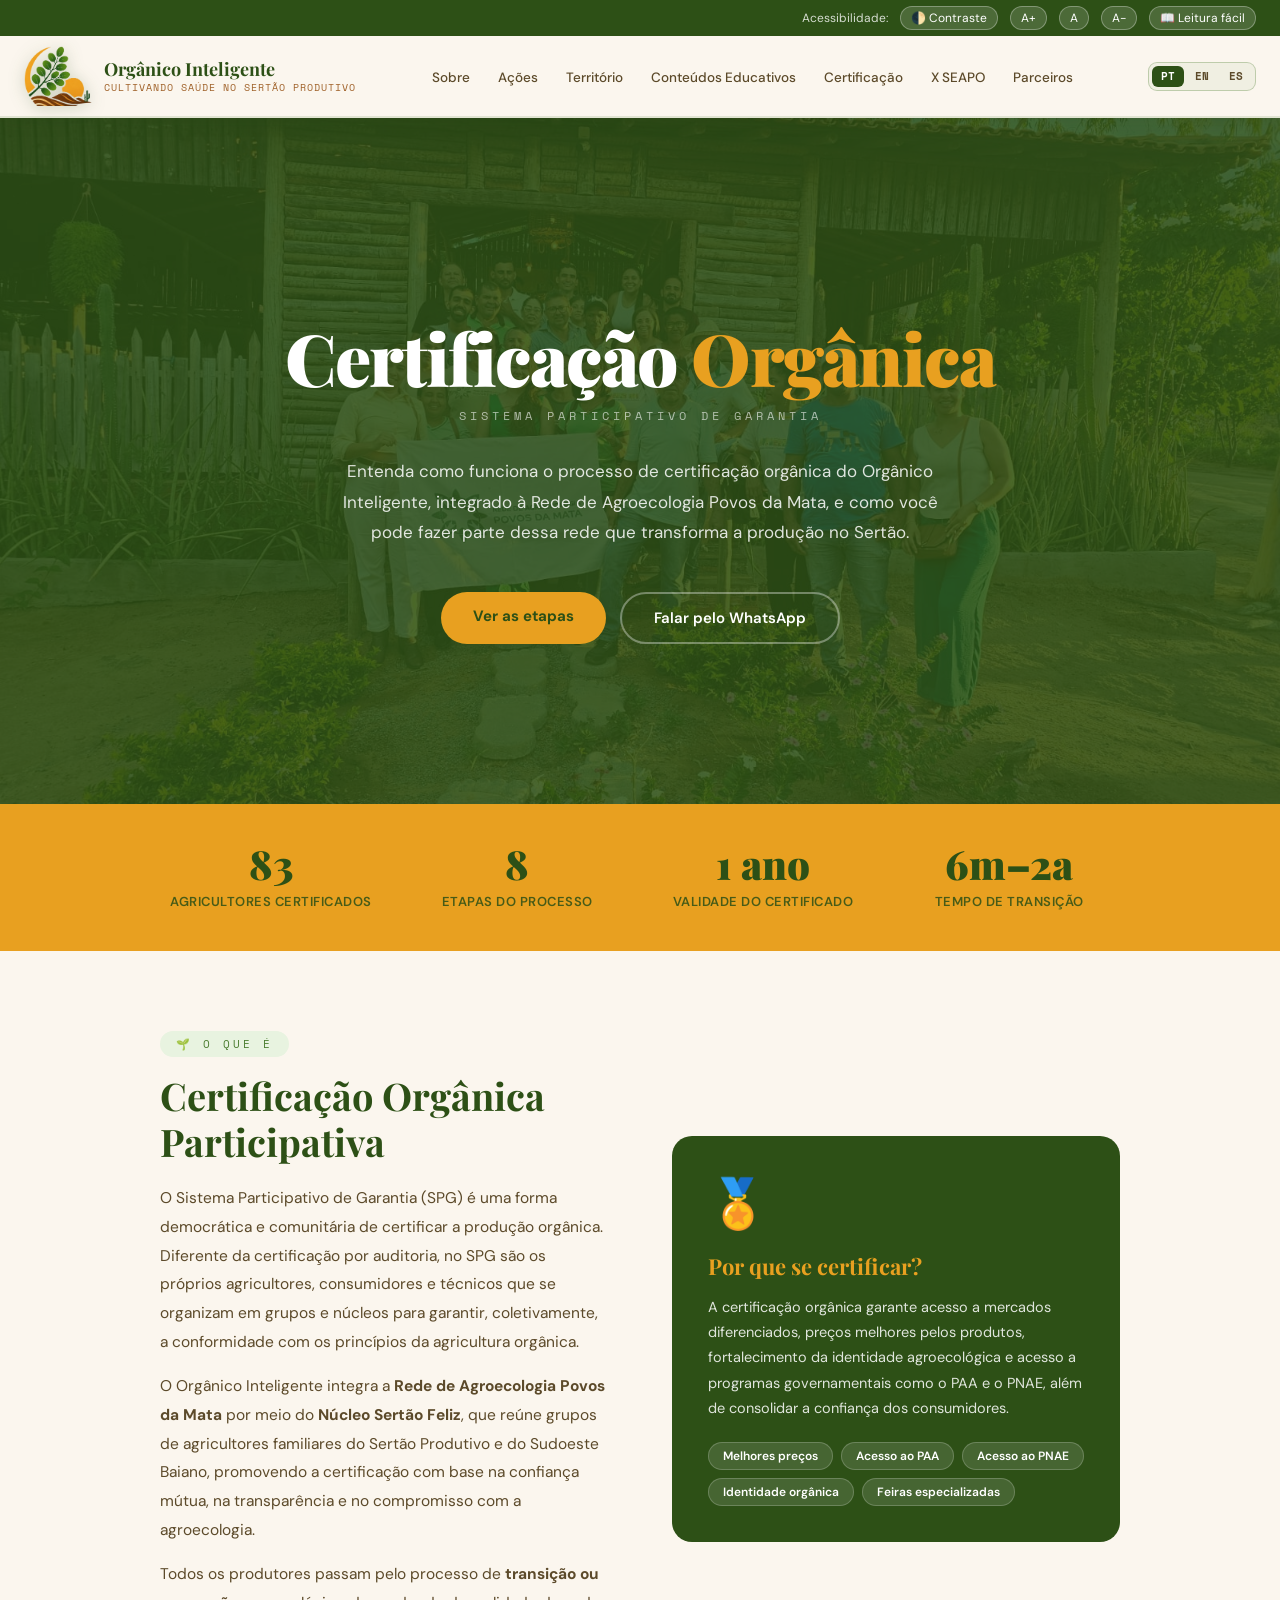
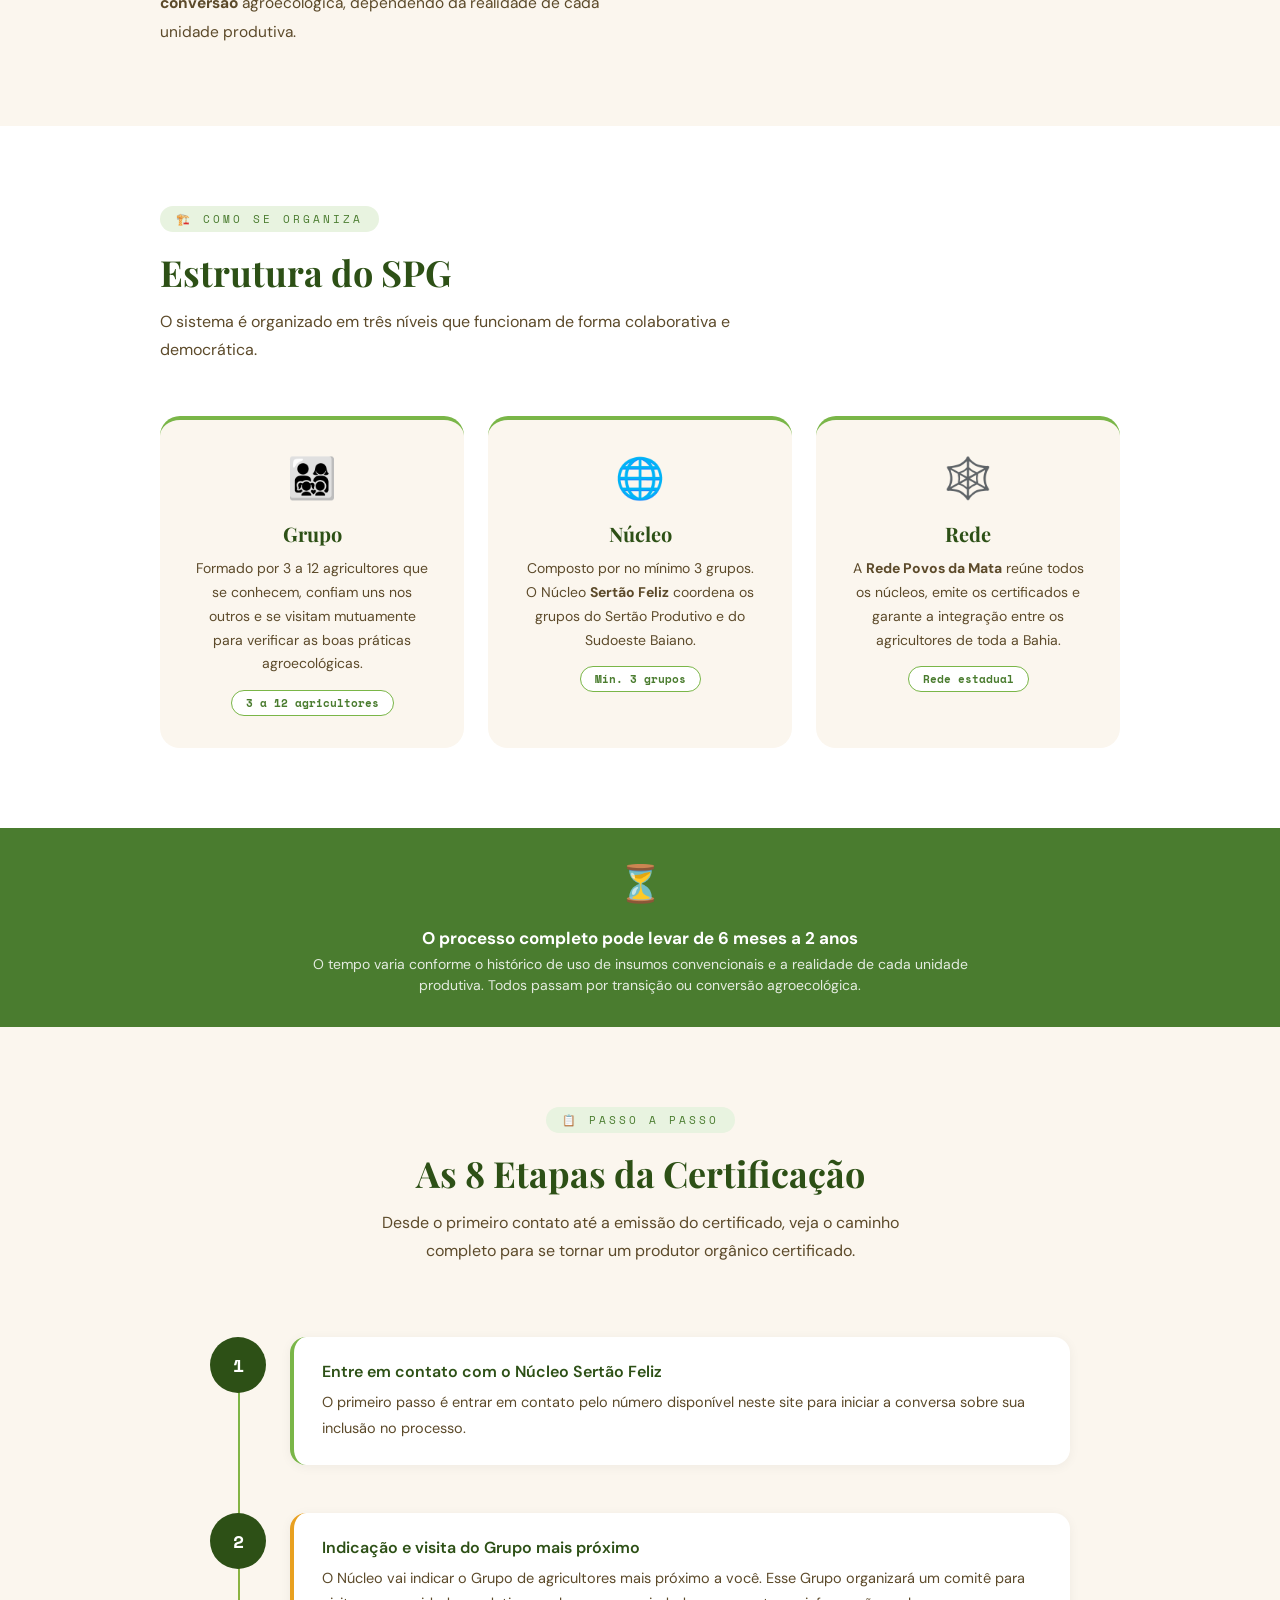
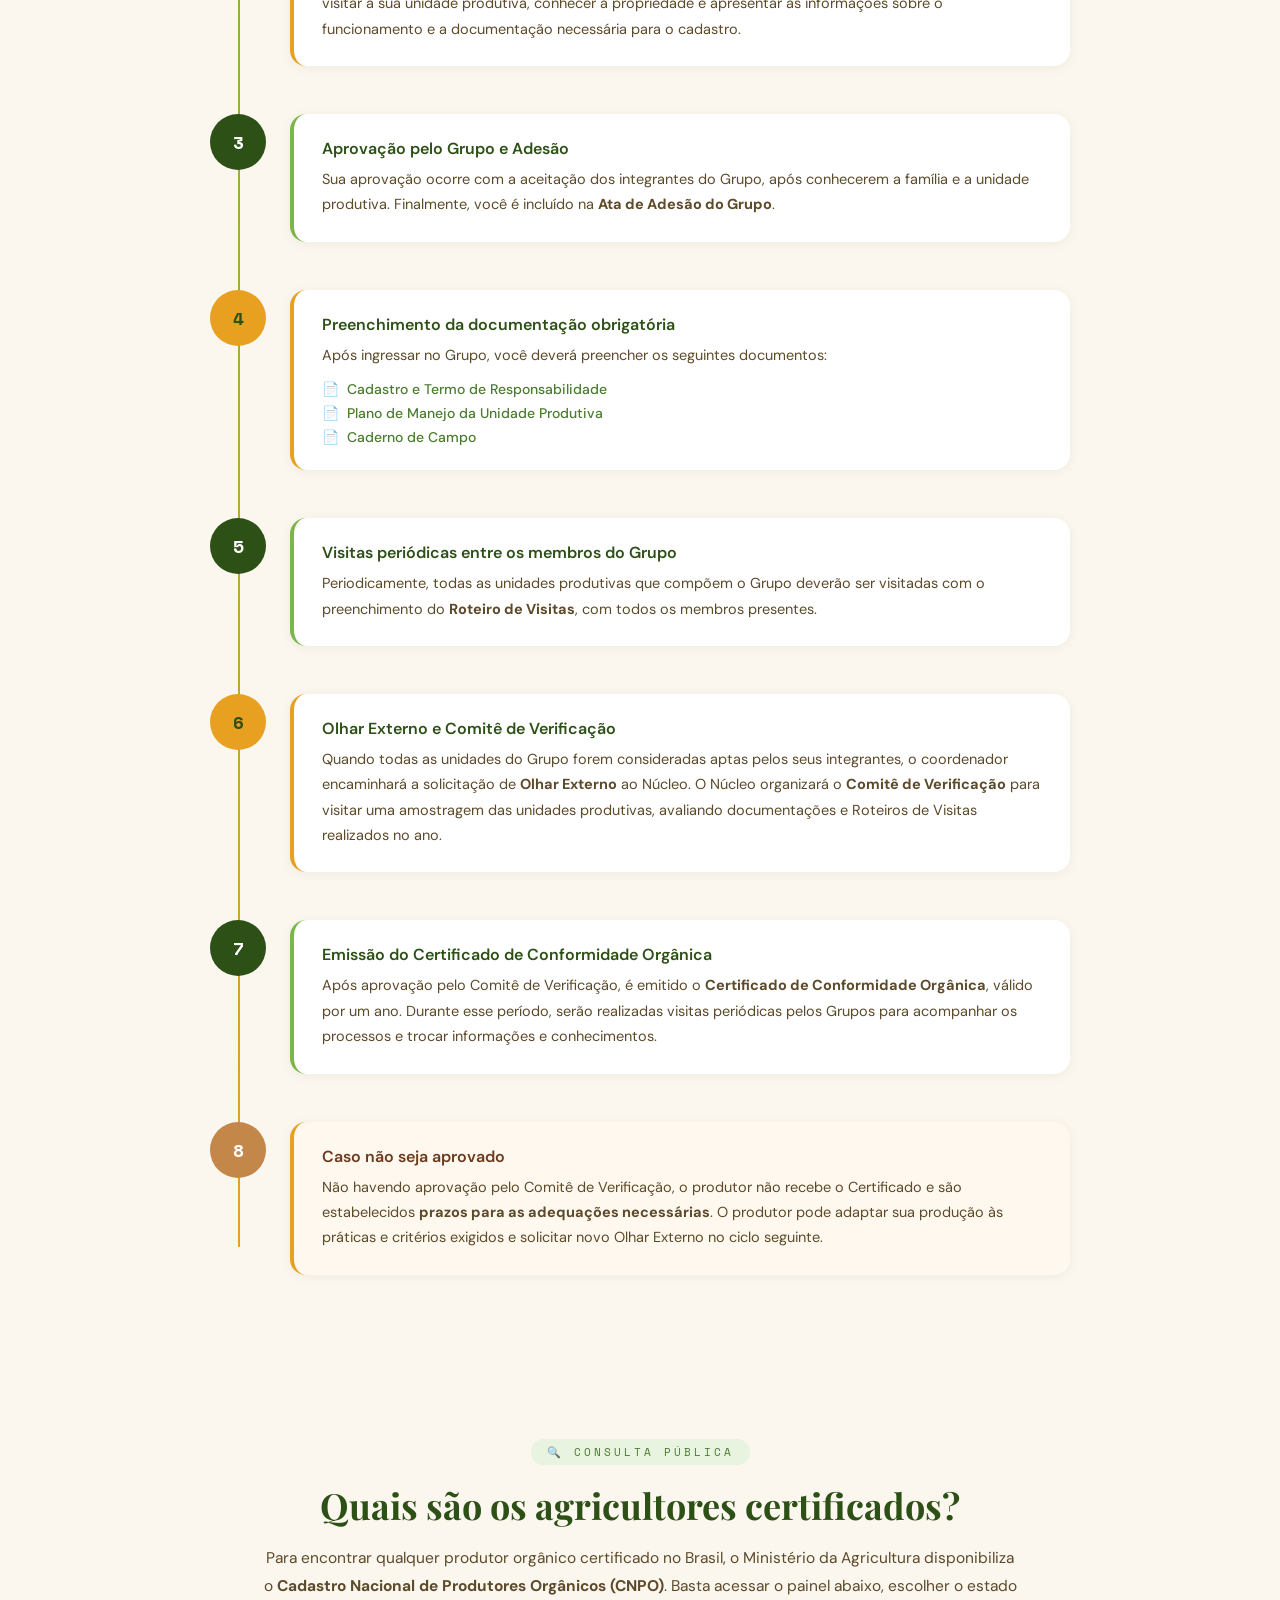
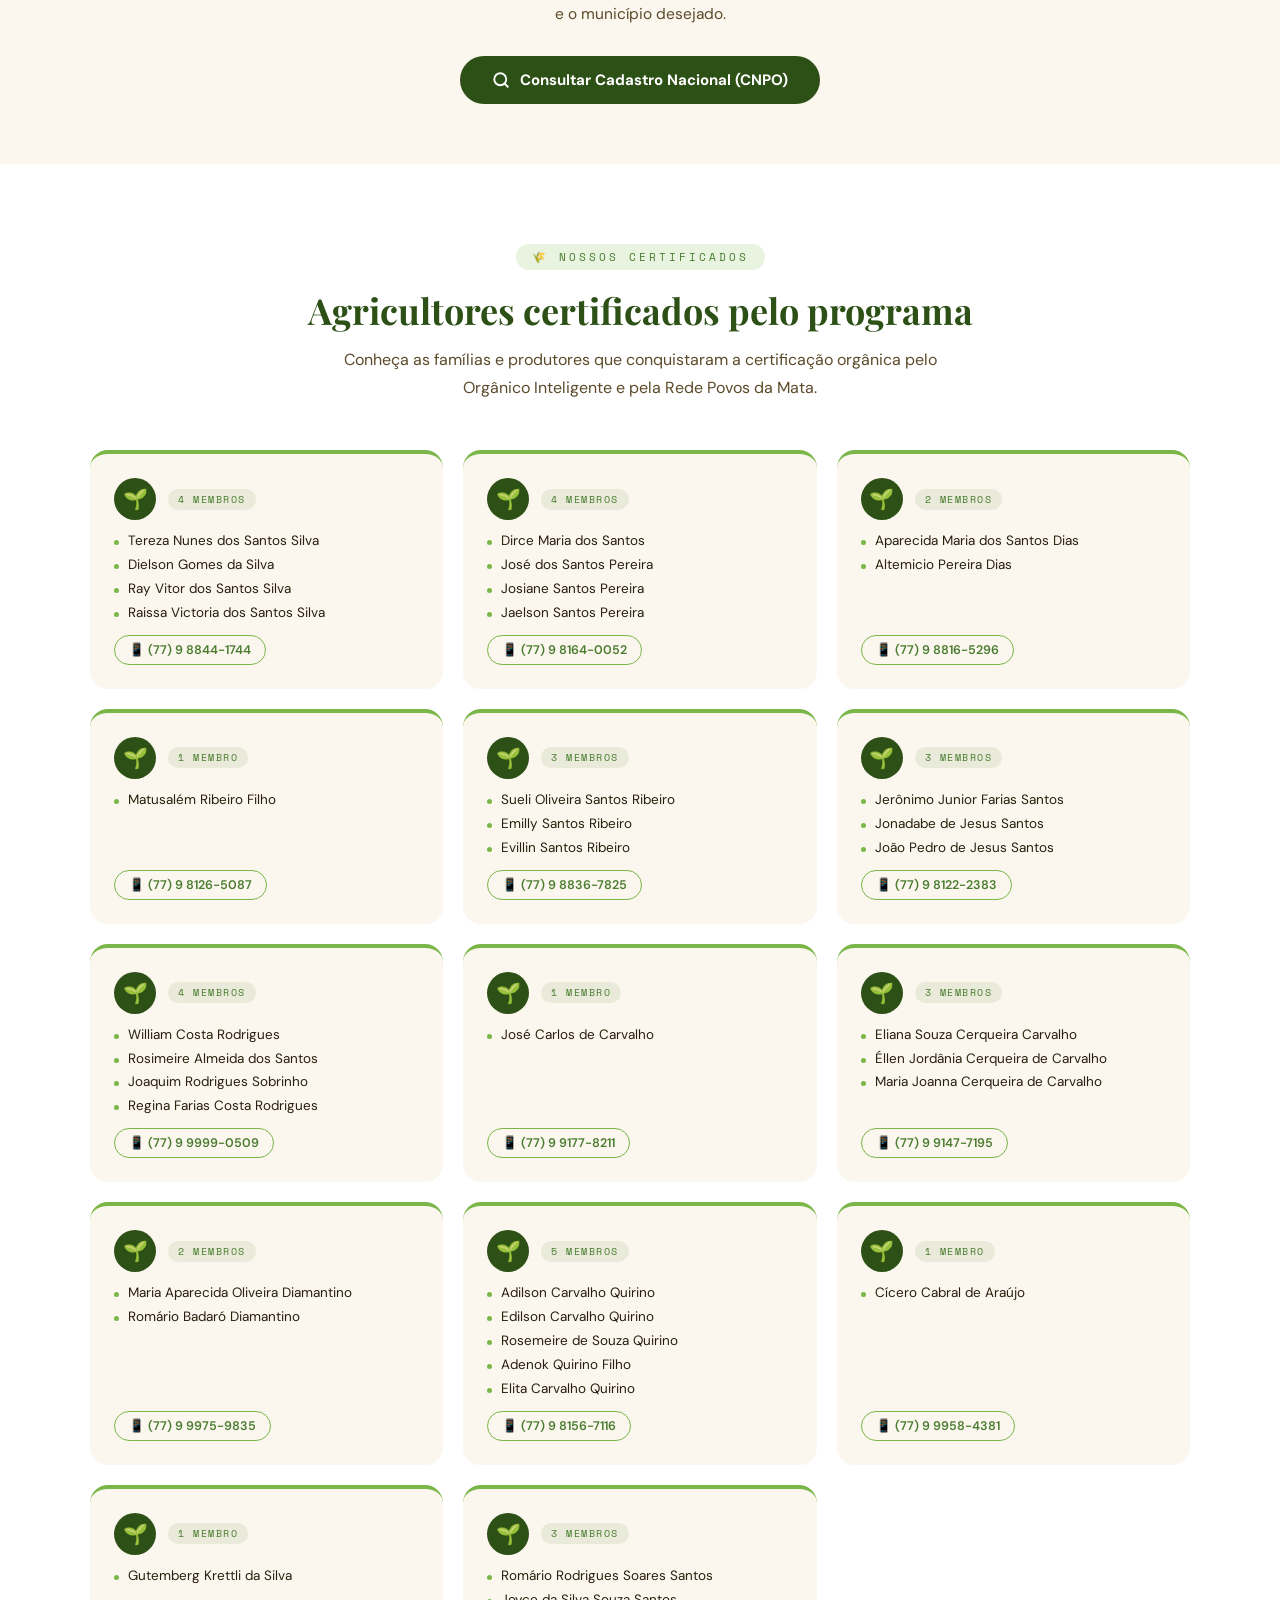
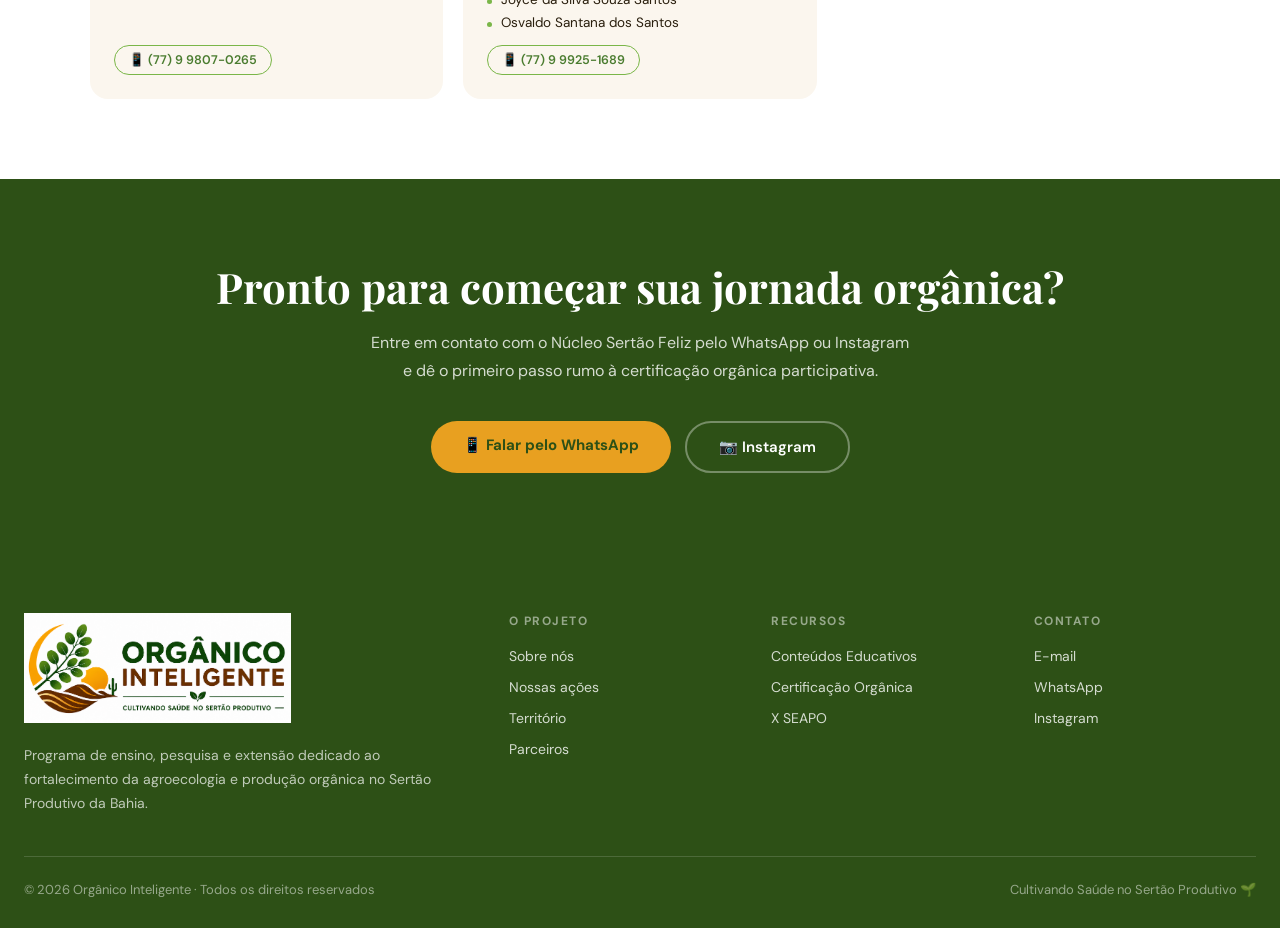
<file: pages/certificacao.html>
<!DOCTYPE html>
<html lang="pt-BR">
<head>
  <!-- Google tag (gtag.js) -->
  <script async src="https://www.googletagmanager.com/gtag/js?id=G-PL5NJVYDZY"></script>
  <script>
    window.dataLayer = window.dataLayer || [];
    function gtag(){dataLayer.push(arguments);}
    gtag('js', new Date());
    gtag('config', 'G-PL5NJVYDZY');
  </script>
  <meta charset="UTF-8">
  <link rel="icon" type="image/x-icon" href="../favicon.ico">
  <link rel="icon" type="image/png" sizes="32x32" href="../favicon-32x32.png">
  <link rel="apple-touch-icon" sizes="180x180" href="../apple-touch-icon.png">
  <meta name="viewport" content="width=device-width, initial-scale=1.0">
  <meta name="description" content="Certificação Orgânica Participativa – Orgânico Inteligente. Entenda como funciona o processo de certificação pelo Sistema Participativo de Garantia (SPG) da Rede Povos da Mata." data-i18n-content="cert.meta_desc">
  <meta name="keywords" content="certificação orgânica, SPG, sistema participativo de garantia, produção orgânica, Guanambi, Bahia, Rede Povos da Mata, agricultura familiar">
  <meta name="robots" content="index, follow">
  <link rel="canonical" href="https://organicointeligente.com.br/pages/certificacao.html">
  <link rel="alternate" hreflang="pt-BR" href="https://organicointeligente.com.br/pages/certificacao.html">
  <link rel="alternate" hreflang="en" href="https://organicointeligente.com.br/pages/certificacao.html?lang=en">
  <link rel="alternate" hreflang="es" href="https://organicointeligente.com.br/pages/certificacao.html?lang=es">
  <link rel="alternate" hreflang="x-default" href="https://organicointeligente.com.br/pages/certificacao.html">
  <meta property="og:type" content="website">
  <meta property="og:url" content="https://organicointeligente.com.br/pages/certificacao.html">
  <meta property="og:site_name" content="Orgânico Inteligente">
  <meta property="og:locale" content="pt_BR">
  <meta property="og:title" content="Certificação Orgânica Participativa | Orgânico Inteligente" data-i18n-content="cert.page_title">
  <meta property="og:description" content="Entenda como funciona o processo de certificação orgânica pelo SPG da Rede Povos da Mata no Sertão Produtivo da Bahia." data-i18n-content="cert.og_desc">
  <meta property="og:image" content="https://organicointeligente.com.br/assets/images/slideshow/img0.jpeg">
  <title>Certificação Orgânica Participativa | Orgânico Inteligente</title>
  <link href="https://fonts.googleapis.com/css2?family=Playfair+Display:wght@700;900&family=DM+Sans:wght@300;400;500;600&family=Space+Mono:wght@400;700&display=swap" rel="stylesheet">
  <link rel="stylesheet" href="../assets/css/style.css?v=202611120954">
  <style>
    .nav-lang-toggle{display:flex;align-items:center;gap:2px;background:rgba(74,124,47,.06);border:1px solid rgba(74,124,47,.3);border-radius:9px;padding:3px;flex-shrink:0;}
    .nav-lang-toggle .lang-opt{background:none;border:0;font-family:'Space Mono',monospace;font-size:11px;font-weight:700;color:var(--texto-suave);padding:5px 9px;border-radius:6px;cursor:pointer;transition:.15s;line-height:1;}
    .nav-lang-toggle .lang-opt:hover{color:var(--verde);}
    .nav-lang-toggle .lang-opt[aria-current="true"]{background:var(--verde);color:#fff;}
  </style>
  <script src="../assets/js/i18n.js?v=202611120954"></script>
  <style>
    /* ===== HERO ===== */
    .cert-hero {
      position: relative;
      min-height: 72vh;
      display: flex;
      align-items: center;
      justify-content: center;
      background: var(--verde);
      overflow: hidden;
      text-align: center;
    }
    .cert-hero-bg {
      position: absolute;
      inset: 0;
      background-image: url('../assets/images/imagemFundoCertificacao.jpeg');
      background-size: cover;
      background-position: center 30%;
      opacity: .14;
    }
    .cert-hero-inner {
      position: relative;
      z-index: 2;
      padding: 120px 24px 80px;
      max-width: 820px;
      margin: 0 auto;
    }
    .cert-badge {
      display: inline-block;
      font-family: 'Space Mono', monospace;
      font-size: 11px;
      letter-spacing: 3px;
      text-transform: uppercase;
      color: var(--dourado);
      background: rgba(255,255,255,.08);
      border: 1px solid rgba(255,255,255,.18);
      border-radius: 100px;
      padding: 6px 20px;
      margin-bottom: 28px;
    }
    .cert-hero h1 {
      font-family: 'Playfair Display', serif;
      font-size: clamp(36px, 7vw, 72px);
      font-weight: 900;
      color: white;
      line-height: 1.1;
      letter-spacing: -1.5px;
      margin-bottom: 10px;
    }
    .cert-hero h1 em {
      font-style: normal;
      color: var(--dourado);
    }
    .cert-hero-sub {
      font-family: 'Space Mono', monospace;
      font-size: 12px;
      letter-spacing: 4px;
      text-transform: uppercase;
      color: rgba(255,255,255,.6);
      margin-bottom: 32px;
    }
    .cert-hero-desc {
      font-size: 17px;
      color: rgba(255,255,255,.85);
      line-height: 1.8;
      max-width: 640px;
      margin: 0 auto 44px;
    }
    .cert-cta-group {
      display: flex;
      gap: 14px;
      justify-content: center;
      flex-wrap: wrap;
    }
    .btn-primario {
      background: var(--dourado);
      color: var(--verde);
      font-weight: 700;
      font-size: 15px;
      padding: 14px 32px;
      border-radius: 100px;
      text-decoration: none;
      transition: transform .2s, box-shadow .2s;
    }
    .btn-primario:hover { transform: translateY(-2px); box-shadow: 0 8px 24px rgba(0,0,0,.25); }
    .btn-secundario {
      background: transparent;
      color: white;
      font-weight: 600;
      font-size: 15px;
      padding: 14px 32px;
      border-radius: 100px;
      border: 2px solid rgba(255,255,255,.35);
      text-decoration: none;
      transition: border-color .2s, background .2s;
    }
    .btn-secundario:hover { border-color: white; background: rgba(255,255,255,.08); }

    /* ===== MÉTRICAS ===== */
    .cert-metricas {
      background: var(--dourado);
      padding: 40px 24px;
    }
    .cert-metricas-grid {
      display: grid;
      grid-template-columns: repeat(4, 1fr);
      gap: 24px;
      max-width: 960px;
      margin: 0 auto;
      text-align: center;
    }
    .cert-metrica {
      color: var(--verde);
    }
    .cert-metrica strong {
      display: block;
      font-family: 'Playfair Display', serif;
      font-size: 40px;
      font-weight: 900;
      line-height: 1;
      margin-bottom: 6px;
    }
    .cert-metrica span {
      font-size: 13px;
      font-weight: 600;
      text-transform: uppercase;
      letter-spacing: .5px;
      opacity: .85;
    }

    /* ===== INTRO / O QUE É ===== */
    .cert-intro {
      background: var(--creme);
      padding: 80px 24px;
    }
    .cert-intro-inner {
      max-width: 960px;
      margin: 0 auto;
      display: grid;
      grid-template-columns: 1fr 1fr;
      gap: 64px;
      align-items: center;
    }
    .cert-intro-texto h2 {
      font-family: 'Playfair Display', serif;
      font-size: clamp(26px, 4vw, 38px);
      color: var(--verde);
      line-height: 1.2;
      margin-bottom: 20px;
    }
    .cert-intro-texto p {
      font-size: 15.5px;
      color: var(--texto-suave);
      line-height: 1.85;
      margin-bottom: 16px;
    }
    .cert-intro-texto p:last-child { margin-bottom: 0; }
    .cert-destaque-box {
      background: var(--verde);
      color: white;
      border-radius: 20px;
      padding: 36px;
    }
    .cert-destaque-box .icon-grande {
      font-size: 48px;
      margin-bottom: 16px;
      display: block;
    }
    .cert-destaque-box h3 {
      font-family: 'Playfair Display', serif;
      font-size: 22px;
      color: var(--dourado);
      margin-bottom: 14px;
    }
    .cert-destaque-box p {
      font-size: 14.5px;
      color: rgba(255,255,255,.85);
      line-height: 1.75;
    }
    .cert-destaque-box .cert-tags {
      display: flex;
      flex-wrap: wrap;
      gap: 8px;
      margin-top: 20px;
    }
    .cert-destaque-box .cert-tag {
      background: rgba(255,255,255,.12);
      border: 1px solid rgba(255,255,255,.2);
      color: white;
      font-size: 12px;
      font-weight: 600;
      padding: 5px 14px;
      border-radius: 100px;
    }

    /* ===== ESTRUTURA (Núcleo / Grupos) ===== */
    .cert-estrutura {
      background: white;
      padding: 80px 24px;
    }
    .cert-estrutura-inner {
      max-width: 960px;
      margin: 0 auto;
    }
    .secao-tag {
      display: inline-block;
      font-family: 'Space Mono', monospace;
      font-size: 11px;
      letter-spacing: 3px;
      text-transform: uppercase;
      color: var(--verde-medio);
      background: #e8f3e0;
      border-radius: 100px;
      padding: 5px 16px;
      margin-bottom: 16px;
    }
    .secao-titulo {
      font-family: 'Playfair Display', serif;
      font-size: clamp(24px, 4vw, 36px);
      color: var(--verde);
      margin-bottom: 12px;
    }
    .secao-desc {
      font-size: 16px;
      color: var(--texto-suave);
      max-width: 600px;
      line-height: 1.75;
      margin-bottom: 48px;
    }
    .estrutura-grid {
      display: grid;
      grid-template-columns: repeat(3, 1fr);
      gap: 24px;
    }
    .estrutura-card {
      background: var(--creme);
      border-radius: 20px;
      padding: 32px;
      border-top: 4px solid var(--verde-claro);
      text-align: center;
    }
    .estrutura-card .ecard-icon {
      font-size: 40px;
      margin-bottom: 16px;
      display: block;
    }
    .estrutura-card h3 {
      font-family: 'Playfair Display', serif;
      font-size: 20px;
      color: var(--verde);
      margin-bottom: 10px;
    }
    .estrutura-card p {
      font-size: 14px;
      color: var(--texto-suave);
      line-height: 1.7;
    }
    .estrutura-card .ecard-num {
      display: inline-block;
      font-family: 'Space Mono', monospace;
      font-size: 11px;
      font-weight: 700;
      color: var(--verde-medio);
      background: white;
      border: 1.5px solid var(--verde-claro);
      border-radius: 100px;
      padding: 4px 14px;
      margin-top: 14px;
    }

    /* ===== ETAPAS (passo a passo) ===== */
    .cert-etapas {
      background: var(--creme);
      padding: 80px 24px;
    }
    .cert-etapas-inner {
      max-width: 860px;
      margin: 0 auto;
    }
    .etapas-lista {
      display: flex;
      flex-direction: column;
      gap: 0;
      margin-top: 48px;
      position: relative;
    }
    /* Linha vertical conectando os passos */
    .etapas-lista::before {
      content: '';
      position: absolute;
      left: 28px;
      top: 52px;
      bottom: 52px;
      width: 2px;
      background: linear-gradient(to bottom, var(--verde-claro), var(--dourado));
    }
    .etapa {
      display: grid;
      grid-template-columns: 56px 1fr;
      gap: 24px;
      padding: 24px 0;
      align-items: start;
      position: relative;
    }
    .etapa-num {
      width: 56px;
      height: 56px;
      border-radius: 50%;
      display: flex;
      align-items: center;
      justify-content: center;
      font-family: 'Space Mono', monospace;
      font-size: 18px;
      font-weight: 700;
      flex-shrink: 0;
      position: relative;
      z-index: 1;
    }
    .etapa-num.verde   { background: var(--verde); color: white; }
    .etapa-num.dourado { background: var(--dourado); color: var(--verde); }
    .etapa-num.terra   { background: var(--terra); color: white; }

    .etapa-corpo {
      background: white;
      border-radius: 16px;
      padding: 24px 28px;
      box-shadow: 0 2px 12px rgba(0,0,0,.05);
      border-left: 4px solid transparent;
      transition: transform .15s, box-shadow .15s;
    }
    .etapa-corpo:hover {
      transform: translateX(4px);
      box-shadow: 0 4px 20px rgba(45,80,22,.1);
    }
    .etapa:nth-child(odd) .etapa-corpo  { border-left-color: var(--verde-claro); }
    .etapa:nth-child(even) .etapa-corpo { border-left-color: var(--dourado); }

    .etapa-corpo h3 {
      font-size: 16px;
      font-weight: 600;
      color: var(--verde);
      margin-bottom: 8px;
    }
    .etapa-corpo p {
      font-size: 14.5px;
      color: var(--texto-suave);
      line-height: 1.75;
      margin: 0;
    }
    /* Documentos dentro da etapa */
    .docs-lista {
      list-style: none;
      margin-top: 12px;
      display: flex;
      flex-direction: column;
      gap: 6px;
    }
    .docs-lista li {
      display: flex;
      align-items: center;
      gap: 8px;
      font-size: 14px;
      color: var(--verde-medio);
      font-weight: 500;
    }
    .docs-lista li::before {
      content: '📄';
      font-size: 14px;
    }

    /* Etapa de alerta (reprovação) */
    .etapa-corpo.alerta {
      background: #fff8ee;
      border-left-color: var(--dourado) !important;
    }
    .etapa-corpo.alerta h3 { color: var(--marrom); }

    /* ===== AVISO TEMPO ===== */
    .cert-aviso {
      background: var(--verde-medio);
      color: white;
      padding: 32px 24px;
      text-align: center;
    }
    .cert-aviso-inner {
      max-width: 700px;
      margin: 0 auto;
      display: flex;
      align-items: center;
      gap: 20px;
      flex-wrap: wrap;
      justify-content: center;
    }
    .cert-aviso .aviso-icon { font-size: 36px; }
    .cert-aviso-texto strong {
      display: block;
      font-size: 17px;
      font-weight: 700;
      margin-bottom: 4px;
    }
    .cert-aviso-texto span {
      font-size: 14px;
      opacity: .85;
    }

    /* ===== REGISTRO NACIONAL ===== */
    .cert-registro {
      background: var(--creme);
      padding: 60px 24px;
      text-align: center;
    }
    .cert-registro-inner {
      max-width: 760px;
      margin: 0 auto;
    }
    .cert-registro p {
      font-size: 15.5px;
      color: var(--texto-suave);
      line-height: 1.8;
      margin-bottom: 28px;
    }
    .cert-registro-link {
      display: inline-flex;
      align-items: center;
      gap: 10px;
      background: var(--verde);
      color: white;
      font-weight: 700;
      font-size: 15px;
      padding: 14px 32px;
      border-radius: 100px;
      text-decoration: none;
      transition: background .2s, transform .2s;
    }
    .cert-registro-link:hover { background: var(--verde-medio); transform: translateY(-2px); }

    /* ===== AGRICULTORES CERTIFICADOS ===== */
    .cert-agricultores {
      background: white;
      padding: 80px 24px;
    }
    .cert-agricultores-inner {
      max-width: 1100px;
      margin: 0 auto;
    }
    .cert-agricultores-grid {
      display: grid;
      grid-template-columns: repeat(3, 1fr);
      gap: 20px;
      margin-top: 48px;
    }
    .agric-card {
      background: var(--creme);
      border-radius: 18px;
      padding: 24px;
      border-top: 4px solid var(--verde-claro);
      display: flex;
      flex-direction: column;
      gap: 12px;
      transition: transform .2s, box-shadow .2s;
    }
    .agric-card:hover {
      transform: translateY(-4px);
      box-shadow: 0 12px 32px rgba(45,80,22,.1);
    }
    .agric-card-header {
      display: flex;
      align-items: center;
      gap: 12px;
    }
    .agric-icon {
      width: 42px;
      height: 42px;
      border-radius: 50%;
      background: var(--verde);
      color: white;
      font-size: 20px;
      display: flex;
      align-items: center;
      justify-content: center;
      flex-shrink: 0;
    }
    .agric-card-qtd {
      font-family: 'Space Mono', monospace;
      font-size: 10px;
      letter-spacing: 1.5px;
      text-transform: uppercase;
      color: var(--verde-medio);
      background: rgba(74,124,47,.1);
      border-radius: 100px;
      padding: 3px 10px;
    }
    .agric-membros {
      list-style: none;
      display: flex;
      flex-direction: column;
      gap: 5px;
    }
    .agric-membros li {
      font-size: 13.5px;
      color: var(--texto);
      line-height: 1.4;
      padding-left: 14px;
      position: relative;
    }
    .agric-membros li::before {
      content: '';
      position: absolute;
      left: 0;
      top: 8px;
      width: 5px;
      height: 5px;
      border-radius: 50%;
      background: var(--verde-claro);
    }
    .agric-contato {
      margin-top: auto;
    }
    .agric-contato a {
      display: inline-flex;
      align-items: center;
      gap: 6px;
      font-size: 12.5px;
      font-weight: 600;
      color: var(--verde-medio);
      text-decoration: none;
      border: 1.5px solid var(--verde-claro);
      padding: 6px 14px;
      border-radius: 100px;
      transition: background .2s, color .2s;
    }
    .agric-contato a:hover { background: var(--verde); color: white; border-color: var(--verde); }

    /* ===== RESPONSIVO AGRICULTORES ===== */
    @media (max-width: 1024px) { .cert-agricultores-grid { grid-template-columns: repeat(2, 1fr); } }
    @media (max-width: 640px)  { .cert-agricultores-grid { grid-template-columns: 1fr; } }

    /* ===== CTA CONTATO ===== */
    .cert-contato {
      background: var(--verde);
      padding: 80px 24px;
      text-align: center;
    }
    .cert-contato h2 {
      font-family: 'Playfair Display', serif;
      font-size: clamp(26px, 5vw, 42px);
      color: white;
      margin-bottom: 14px;
    }
    .cert-contato p {
      color: rgba(255,255,255,.8);
      font-size: 16px;
      line-height: 1.75;
      max-width: 540px;
      margin: 0 auto 36px;
    }

    /* ===== RESPONSIVO ===== */
    @media (max-width: 1024px) {
      .cert-metricas-grid { grid-template-columns: repeat(2, 1fr); }
      .cert-intro-inner { grid-template-columns: 1fr; gap: 40px; }
      .estrutura-grid { grid-template-columns: 1fr 1fr; }
    }
    @media (max-width: 640px) {
      .cert-metricas-grid { grid-template-columns: repeat(2, 1fr); gap: 16px; }
      .cert-metrica strong { font-size: 30px; }
      .estrutura-grid { grid-template-columns: 1fr; }
      .etapas-lista::before { left: 22px; }
      .etapa { grid-template-columns: 44px 1fr; gap: 16px; }
      .etapa-num { width: 44px; height: 44px; font-size: 14px; }
      .cert-aviso-inner { flex-direction: column; text-align: center; }
    }
  </style>
</head>
<body id="topo" data-i18n-title="cert.page_title">

<a href="#main-content" class="skip-link" data-i18n="nav.skip">Ir para o conteúdo principal</a>

<!-- Barra de acessibilidade -->
<div class="acess-bar" role="toolbar" data-i18n-attr="aria-label:acess.bar_aria" aria-label="Ferramentas de acessibilidade">
  <span data-i18n="acess.label">Acessibilidade:</span>
  <button class="acess-btn" onclick="toggleContraste()" data-i18n-attr="aria-label:acess.contraste_aria;title:acess.contraste_title" aria-label="Alternar alto contraste" title="Alto Contraste" data-i18n="acess.contraste">&#127763; Contraste</button>
  <button class="acess-btn" onclick="aumentarFonte()" data-i18n-attr="aria-label:acess.aumentar_aria;title:acess.aumentar_title" aria-label="Aumentar fonte" title="Aumentar fonte" data-i18n="acess.aumentar">A+</button>
  <button class="acess-btn" onclick="resetarFonte()" data-i18n-attr="aria-label:acess.resetar_aria;title:acess.resetar_title" aria-label="Fonte padrão" title="Fonte padrão" data-i18n="acess.resetar">A</button>
  <button class="acess-btn" onclick="diminuirFonte()" data-i18n-attr="aria-label:acess.diminuir_aria;title:acess.diminuir_title" aria-label="Diminuir fonte" title="Diminuir fonte" data-i18n="acess.diminuir">A-</button>
  <button class="acess-btn" onclick="toggleLeituraSimples()" data-i18n-attr="aria-label:acess.leitura_aria;title:acess.leitura_title" aria-label="Leitura simplificada" title="Leitura simples" data-i18n="acess.leitura">&#128214; Leitura f&#225;cil</button>
</div>

<!-- Navegação -->
<nav role="navigation" data-i18n-attr="aria-label:nav.aria_main" aria-label="Menu principal">
  <div class="nav-inner">
    <a href="../index.html#topo" class="nav-logo" data-i18n-attr="aria-label:nav.logo_aria" aria-label="Página inicial – Orgânico Inteligente">
      <img src="../assets/images/logo/logo_icon.png" alt="Logo Orgânico Inteligente" class="nav-logo-img">
      <div class="nav-logo-text">
        <span class="top">Orgânico Inteligente</span>
        <span class="bottom" data-i18n="nav.tagline">Cultivando Saúde no Sertão Produtivo</span>
      </div>
    </a>
    <button class="hamburger" onclick="toggleMenu()" data-i18n-attr="aria-label:nav.hamburger_aria" aria-label="Abrir menu" aria-expanded="false" id="hamburger">
      <span></span><span></span><span></span>
    </button>
    <ul class="nav-links" id="nav-links" role="menubar"></ul>
    <div class="nav-lang-toggle" role="group" data-i18n-attr="aria-label:lang.toggle_aria" aria-label="Selecionar idioma">
      <button type="button" class="lang-opt" data-lang="pt" onclick="setLang('pt')" data-i18n-attr="aria-label:lang.pt_label" aria-label="Português">PT</button>
      <button type="button" class="lang-opt" data-lang="en" onclick="setLang('en')" data-i18n-attr="aria-label:lang.en_label" aria-label="English">EN</button>
      <button type="button" class="lang-opt" data-lang="es" onclick="setLang('es')" data-i18n-attr="aria-label:lang.es_label" aria-label="Español">ES</button>
    </div>
  </div>
</nav>
<script src="../assets/js/nav.js?v=202611120954"></script>

<main id="main-content">

  <!-- ===== HERO ===== -->
  <section class="cert-hero" data-i18n-attr="aria-label:cert.hero_aria" aria-label="Certificação Orgânica Participativa">
    <div class="cert-hero-bg"></div>
    <div class="cert-hero-inner">
      <h1>Certificação <em>Orgânica</em></h1>
      <p class="cert-hero-sub" data-i18n="cert.hero_sub">Sistema Participativo de Garantia</p>
      <p class="cert-hero-desc" data-i18n="cert.hero_desc">
        Entenda como funciona o processo de certificação orgânica do Orgânico Inteligente, integrado à Rede de Agroecologia Povos da Mata, e como você pode fazer parte dessa rede que transforma a produção no Sertão.
      </p>
      <div class="cert-cta-group">
        <a href="#etapas" class="btn-primario" data-i18n="cert.cta_etapas">Ver as etapas</a>
        <a href="https://wa.me/5577999501979" target="_blank" rel="noopener noreferrer" class="btn-secundario" data-i18n="cert.cta_whatsapp">Falar pelo WhatsApp</a>
      </div>
    </div>
  </section>

  <!-- ===== MÉTRICAS ===== -->
  <div class="cert-metricas" data-i18n-attr="aria-label:cert.metricas_aria" aria-label="Números da certificação">
    <div class="cert-metricas-grid">
      <div class="cert-metrica">
        <strong>83</strong>
        <span data-i18n="cert.metric1_label">Agricultores Certificados</span>
      </div>
      <div class="cert-metrica">
        <strong>8</strong>
        <span data-i18n="cert.metric2_label">Etapas do Processo</span>
      </div>
      <div class="cert-metrica">
        <strong>1 ano</strong>
        <span data-i18n="cert.metric3_label">Validade do Certificado</span>
      </div>
      <div class="cert-metrica">
        <strong>6m–2a</strong>
        <span data-i18n="cert.metric4_label">Tempo de Transição</span>
      </div>
    </div>
  </div>

  <!-- ===== INTRO ===== -->
  <section class="cert-intro" data-i18n-attr="aria-label:cert.intro_aria" aria-label="O que é a certificação orgânica participativa">
    <div class="cert-intro-inner">
      <div class="cert-intro-texto reveal">
        <div class="secao-tag" data-i18n="cert.intro_tag">🌱 O que é</div>
        <h2 data-i18n="cert.intro_titulo">Certificação Orgânica Participativa</h2>
        <p data-i18n="cert.intro_p1">
          O Sistema Participativo de Garantia (SPG) é uma forma democrática e comunitária de certificar a produção orgânica. Diferente da certificação por auditoria, no SPG são os próprios agricultores, consumidores e técnicos que se organizam em grupos e núcleos para garantir, coletivamente, a conformidade com os princípios da agricultura orgânica.
        </p>
        <p data-i18n="cert.intro_p2">
          O Orgânico Inteligente integra a <strong>Rede de Agroecologia Povos da Mata</strong> por meio do <strong>Núcleo Sertão Feliz</strong>, que reúne grupos de agricultores familiares do Sertão Produtivo e do Sudoeste Baiano, promovendo a certificação com base na confiança mútua, na transparência e no compromisso com a agroecologia.
        </p>
        <p data-i18n="cert.intro_p3">
          Todos os produtores passam pelo processo de <strong>transição ou conversão</strong> agroecológica, dependendo da realidade de cada unidade produtiva.
        </p>
      </div>
      <div class="cert-destaque-box reveal reveal-delay-1">
        <span class="icon-grande">🏅</span>
        <h3 data-i18n="cert.destaque_titulo">Por que se certificar?</h3>
        <p data-i18n="cert.destaque_desc">
          A certificação orgânica garante acesso a mercados diferenciados, preços melhores pelos produtos, fortalecimento da identidade agroecológica e acesso a programas governamentais como o PAA e o PNAE, além de consolidar a confiança dos consumidores.
        </p>
        <div class="cert-tags">
          <span class="cert-tag" data-i18n="cert.tag_precos">Melhores preços</span>
          <span class="cert-tag" data-i18n="cert.tag_paa">Acesso ao PAA</span>
          <span class="cert-tag" data-i18n="cert.tag_pnae">Acesso ao PNAE</span>
          <span class="cert-tag" data-i18n="cert.tag_identidade">Identidade orgânica</span>
          <span class="cert-tag" data-i18n="cert.tag_feiras">Feiras especializadas</span>
        </div>
      </div>
    </div>
  </section>

  <!-- ===== ESTRUTURA ===== -->
  <section class="cert-estrutura" data-i18n-attr="aria-label:cert.estrutura_aria" aria-label="Estrutura do sistema participativo">
    <div class="cert-estrutura-inner">
      <div class="section-header">
        <div class="secao-tag" data-i18n="cert.estrutura_tag">🏗️ Como se organiza</div>
        <h2 class="secao-titulo" data-i18n="cert.estrutura_titulo">Estrutura do SPG</h2>
        <p class="secao-desc" data-i18n="cert.estrutura_desc">O sistema é organizado em três níveis que funcionam de forma colaborativa e democrática.</p>
      </div>
      <div class="estrutura-grid">

        <div class="estrutura-card reveal">
          <span class="ecard-icon">👨‍👩‍👧‍👦</span>
          <h3 data-i18n="cert.grupo_titulo">Grupo</h3>
          <p data-i18n="cert.grupo_desc">Formado por 3 a 12 agricultores que se conhecem, confiam uns nos outros e se visitam mutuamente para verificar as boas práticas agroecológicas.</p>
          <span class="ecard-num" data-i18n="cert.grupo_num">3 a 12 agricultores</span>
        </div>

        <div class="estrutura-card reveal reveal-delay-1">
          <span class="ecard-icon">🌐</span>
          <h3 data-i18n="cert.nucleo_titulo">Núcleo</h3>
          <p data-i18n="cert.nucleo_desc">Composto por no mínimo 3 grupos. O Núcleo <strong>Sertão Feliz</strong> coordena os grupos do Sertão Produtivo e do Sudoeste Baiano.</p>
          <span class="ecard-num" data-i18n="cert.nucleo_num">Mín. 3 grupos</span>
        </div>

        <div class="estrutura-card reveal reveal-delay-2">
          <span class="ecard-icon">🕸️</span>
          <h3 data-i18n="cert.rede_titulo">Rede</h3>
          <p data-i18n="cert.rede_desc">A <strong>Rede Povos da Mata</strong> reúne todos os núcleos, emite os certificados e garante a integração entre os agricultores de toda a Bahia.</p>
          <span class="ecard-num" data-i18n="cert.rede_num">Rede estadual</span>
        </div>

      </div>
    </div>
  </section>

  <!-- ===== AVISO TEMPO ===== -->
  <div class="cert-aviso" data-i18n-attr="aria-label:cert.aviso_aria" aria-label="Atenção: tempo de certificação">
    <div class="cert-aviso-inner">
      <span class="aviso-icon">⏳</span>
      <div class="cert-aviso-texto">
        <strong data-i18n="cert.aviso_titulo">O processo completo pode levar de 6 meses a 2 anos</strong>
        <span data-i18n="cert.aviso_texto">O tempo varia conforme o histórico de uso de insumos convencionais e a realidade de cada unidade produtiva. Todos passam por transição ou conversão agroecológica.</span>
      </div>
    </div>
  </div>

  <!-- ===== ETAPAS ===== -->
  <section class="cert-etapas" id="etapas" data-i18n-attr="aria-label:cert.etapas_aria" aria-label="Etapas do processo de certificação">
    <div class="cert-etapas-inner">
      <div class="section-header" style="text-align:center; margin-bottom:0;">
        <div class="secao-tag" data-i18n="cert.etapas_tag">📋 Passo a passo</div>
        <h2 class="secao-titulo" data-i18n="cert.etapas_titulo">As 8 Etapas da Certificação</h2>
        <p class="secao-desc" style="max-width:580px;margin:0 auto;" data-i18n="cert.etapas_desc">
          Desde o primeiro contato até a emissão do certificado, veja o caminho completo para se tornar um produtor orgânico certificado.
        </p>
      </div>

      <div class="etapas-lista" role="list">

        <!-- Etapa 1 -->
        <div class="etapa reveal" role="listitem">
          <div class="etapa-num verde">1</div>
          <div class="etapa-corpo">
            <h3 data-i18n="cert.etapa1_titulo">Entre em contato com o Núcleo Sertão Feliz</h3>
            <p data-i18n="cert.etapa1_desc">O primeiro passo é entrar em contato pelo número disponível neste site para iniciar a conversa sobre sua inclusão no processo.</p>
          </div>
        </div>

        <!-- Etapa 2 -->
        <div class="etapa reveal" role="listitem">
          <div class="etapa-num verde">2</div>
          <div class="etapa-corpo">
            <h3 data-i18n="cert.etapa2_titulo">Indicação e visita do Grupo mais próximo</h3>
            <p data-i18n="cert.etapa2_desc">O Núcleo vai indicar o Grupo de agricultores mais próximo a você. Esse Grupo organizará um comitê para visitar a sua unidade produtiva, conhecer a propriedade e apresentar as informações sobre o funcionamento e a documentação necessária para o cadastro.</p>
          </div>
        </div>

        <!-- Etapa 3 -->
        <div class="etapa reveal" role="listitem">
          <div class="etapa-num verde">3</div>
          <div class="etapa-corpo">
            <h3 data-i18n="cert.etapa3_titulo">Aprovação pelo Grupo e Adesão</h3>
            <p data-i18n="cert.etapa3_desc">Sua aprovação ocorre com a aceitação dos integrantes do Grupo, após conhecerem a família e a unidade produtiva. Finalmente, você é incluído na <strong>Ata de Adesão do Grupo</strong>.</p>
          </div>
        </div>

        <!-- Etapa 4 -->
        <div class="etapa reveal" role="listitem">
          <div class="etapa-num dourado">4</div>
          <div class="etapa-corpo">
            <h3 data-i18n="cert.etapa4_titulo">Preenchimento da documentação obrigatória</h3>
            <p data-i18n="cert.etapa4_desc">Após ingressar no Grupo, você deverá preencher os seguintes documentos:</p>
            <ul class="docs-lista">
              <li data-i18n="cert.doc1">Cadastro e Termo de Responsabilidade</li>
              <li data-i18n="cert.doc2">Plano de Manejo da Unidade Produtiva</li>
              <li data-i18n="cert.doc3">Caderno de Campo</li>
            </ul>
          </div>
        </div>

        <!-- Etapa 5 -->
        <div class="etapa reveal" role="listitem">
          <div class="etapa-num verde">5</div>
          <div class="etapa-corpo">
            <h3 data-i18n="cert.etapa5_titulo">Visitas periódicas entre os membros do Grupo</h3>
            <p data-i18n="cert.etapa5_desc">Periodicamente, todas as unidades produtivas que compõem o Grupo deverão ser visitadas com o preenchimento do <strong>Roteiro de Visitas</strong>, com todos os membros presentes.</p>
          </div>
        </div>

        <!-- Etapa 6 -->
        <div class="etapa reveal" role="listitem">
          <div class="etapa-num dourado">6</div>
          <div class="etapa-corpo">
            <h3 data-i18n="cert.etapa6_titulo">Olhar Externo e Comitê de Verificação</h3>
            <p data-i18n="cert.etapa6_desc">Quando todas as unidades do Grupo forem consideradas aptas pelos seus integrantes, o coordenador encaminhará a solicitação de <strong>Olhar Externo</strong> ao Núcleo. O Núcleo organizará o <strong>Comitê de Verificação</strong> para visitar uma amostragem das unidades produtivas, avaliando documentações e Roteiros de Visitas realizados no ano.</p>
          </div>
        </div>

        <!-- Etapa 7 -->
        <div class="etapa reveal" role="listitem">
          <div class="etapa-num verde">7</div>
          <div class="etapa-corpo">
            <h3 data-i18n="cert.etapa7_titulo">Emissão do Certificado de Conformidade Orgânica</h3>
            <p data-i18n="cert.etapa7_desc">Após aprovação pelo Comitê de Verificação, é emitido o <strong>Certificado de Conformidade Orgânica</strong>, válido por um ano. Durante esse período, serão realizadas visitas periódicas pelos Grupos para acompanhar os processos e trocar informações e conhecimentos.</p>
          </div>
        </div>

        <!-- Etapa 8 -->
        <div class="etapa reveal" role="listitem">
          <div class="etapa-num terra">8</div>
          <div class="etapa-corpo alerta">
            <h3 data-i18n="cert.etapa8_titulo">Caso não seja aprovado</h3>
            <p data-i18n="cert.etapa8_desc">Não havendo aprovação pelo Comitê de Verificação, o produtor não recebe o Certificado e são estabelecidos <strong>prazos para as adequações necessárias</strong>. O produtor pode adaptar sua produção às práticas e critérios exigidos e solicitar novo Olhar Externo no ciclo seguinte.</p>
          </div>
        </div>

      </div>
    </div>
  </section>

  <!-- ===== COMO ENCONTRAR PRODUTORES ORGÂNICOS ===== -->
  <section class="cert-registro" data-i18n-attr="aria-label:cert.reg_aria" aria-label="Como encontrar produtores orgânicos certificados">
    <div class="cert-registro-inner">
      <div class="secao-tag" data-i18n="cert.reg_tag">🔍 Consulta pública</div>
      <h2 class="secao-titulo" style="margin-bottom:16px;" data-i18n="cert.reg_titulo">Quais são os agricultores certificados?</h2>
      <p data-i18n="cert.reg_p">
        Para encontrar qualquer produtor orgânico certificado no Brasil, o Ministério da Agricultura disponibiliza o <strong>Cadastro Nacional de Produtores Orgânicos (CNPO)</strong>. Basta acessar o painel abaixo, escolher o estado e o município desejado.
      </p>
      <a href="https://mapa-indicadores.agricultura.gov.br/publico/extensions/CNPO_Painel_de_Indicadores/CNPO_Painel_de_Indicadores.html"
         target="_blank" rel="noopener noreferrer" class="cert-registro-link">
        <svg xmlns="http://www.w3.org/2000/svg" width="18" height="18" viewBox="0 0 24 24" fill="none" stroke="currentColor" stroke-width="2.5" stroke-linecap="round" stroke-linejoin="round" aria-hidden="true"><circle cx="11" cy="11" r="8"/><line x1="21" y1="21" x2="16.65" y2="16.65"/></svg>
        <span data-i18n="cert.reg_link">Consultar Cadastro Nacional (CNPO)</span>
      </a>
    </div>
  </section>

  <!-- ===== AGRICULTORES CERTIFICADOS ===== -->
  <section class="cert-agricultores" id="agricultores" data-i18n-attr="aria-label:cert.agric_aria" aria-label="Agricultores certificados pelo programa">
    <div class="cert-agricultores-inner">
      <div class="section-header" style="text-align:center;margin-bottom:0;">
        <div class="secao-tag" data-i18n="cert.agric_tag">🌾 Nossos certificados</div>
        <h2 class="secao-titulo" data-i18n="cert.agric_titulo">Agricultores certificados pelo programa</h2>
        <p class="secao-desc" style="max-width:600px;margin:0 auto;" data-i18n="cert.agric_desc">Conheça as famílias e produtores que conquistaram a certificação orgânica pelo Orgânico Inteligente e pela Rede Povos da Mata.</p>
      </div>

      <div class="cert-agricultores-grid">

        <!-- Família 1 -->
        <div class="agric-card reveal">
          <div class="agric-card-header">
            <div class="agric-icon">🌱</div>
            <span class="agric-card-qtd" data-i18n="cert.qtd_4">4 membros</span>
          </div>
          <ul class="agric-membros">
            <li>Tereza Nunes dos Santos Silva</li>
            <li>Dielson Gomes da Silva</li>
            <li>Ray Vitor dos Santos Silva</li>
            <li>Raissa Victoria dos Santos Silva</li>
          </ul>
          <div class="agric-contato">
            <a href="https://wa.me/5577988441744" target="_blank" rel="noopener noreferrer">📱 (77) 9 8844-1744</a>
          </div>
        </div>

        <!-- Família 2 -->
        <div class="agric-card reveal">
          <div class="agric-card-header">
            <div class="agric-icon">🌱</div>
            <span class="agric-card-qtd" data-i18n="cert.qtd_4">4 membros</span>
          </div>
          <ul class="agric-membros">
            <li>Dirce Maria dos Santos</li>
            <li>José dos Santos Pereira</li>
            <li>Josiane Santos Pereira</li>
            <li>Jaelson Santos Pereira</li>
          </ul>
          <div class="agric-contato">
            <a href="https://wa.me/5577981640052" target="_blank" rel="noopener noreferrer">📱 (77) 9 8164-0052</a>
          </div>
        </div>

        <!-- Família 3 -->
        <div class="agric-card reveal">
          <div class="agric-card-header">
            <div class="agric-icon">🌱</div>
            <span class="agric-card-qtd" data-i18n="cert.qtd_2">2 membros</span>
          </div>
          <ul class="agric-membros">
            <li>Aparecida Maria dos Santos Dias</li>
            <li>Altemicio Pereira Dias</li>
          </ul>
          <div class="agric-contato">
            <a href="https://wa.me/5577988165296" target="_blank" rel="noopener noreferrer">📱 (77) 9 8816-5296</a>
          </div>
        </div>

        <!-- Família 4 -->
        <div class="agric-card reveal">
          <div class="agric-card-header">
            <div class="agric-icon">🌱</div>
            <span class="agric-card-qtd" data-i18n="cert.qtd_1">1 membro</span>
          </div>
          <ul class="agric-membros">
            <li>Matusalém Ribeiro Filho</li>
          </ul>
          <div class="agric-contato">
            <a href="https://wa.me/5577981265087" target="_blank" rel="noopener noreferrer">📱 (77) 9 8126-5087</a>
          </div>
        </div>

        <!-- Família 5 -->
        <div class="agric-card reveal">
          <div class="agric-card-header">
            <div class="agric-icon">🌱</div>
            <span class="agric-card-qtd" data-i18n="cert.qtd_3">3 membros</span>
          </div>
          <ul class="agric-membros">
            <li>Sueli Oliveira Santos Ribeiro</li>
            <li>Emilly Santos Ribeiro</li>
            <li>Evillin Santos Ribeiro</li>
          </ul>
          <div class="agric-contato">
            <a href="https://wa.me/5577988367825" target="_blank" rel="noopener noreferrer">📱 (77) 9 8836-7825</a>
          </div>
        </div>

        <!-- Família 6 -->
        <div class="agric-card reveal">
          <div class="agric-card-header">
            <div class="agric-icon">🌱</div>
            <span class="agric-card-qtd" data-i18n="cert.qtd_3">3 membros</span>
          </div>
          <ul class="agric-membros">
            <li>Jerônimo Junior Farias Santos</li>
            <li>Jonadabe de Jesus Santos</li>
            <li>João Pedro de Jesus Santos</li>
          </ul>
          <div class="agric-contato">
            <a href="https://wa.me/5577981222383" target="_blank" rel="noopener noreferrer">📱 (77) 9 8122-2383</a>
          </div>
        </div>

        <!-- Família 7 -->
        <div class="agric-card reveal">
          <div class="agric-card-header">
            <div class="agric-icon">🌱</div>
            <span class="agric-card-qtd" data-i18n="cert.qtd_4">4 membros</span>
          </div>
          <ul class="agric-membros">
            <li>William Costa Rodrigues</li>
            <li>Rosimeire Almeida dos Santos</li>
            <li>Joaquim Rodrigues Sobrinho</li>
            <li>Regina Farias Costa Rodrigues</li>
          </ul>
          <div class="agric-contato">
            <a href="https://wa.me/5577999990509" target="_blank" rel="noopener noreferrer">📱 (77) 9 9999-0509</a>
          </div>
        </div>

        <!-- Família 8 -->
        <div class="agric-card reveal">
          <div class="agric-card-header">
            <div class="agric-icon">🌱</div>
            <span class="agric-card-qtd" data-i18n="cert.qtd_1">1 membro</span>
          </div>
          <ul class="agric-membros">
            <li>José Carlos de Carvalho</li>
          </ul>
          <div class="agric-contato">
            <a href="https://wa.me/5577991778211" target="_blank" rel="noopener noreferrer">📱 (77) 9 9177-8211</a>
          </div>
        </div>

        <!-- Família 9 -->
        <div class="agric-card reveal">
          <div class="agric-card-header">
            <div class="agric-icon">🌱</div>
            <span class="agric-card-qtd" data-i18n="cert.qtd_3">3 membros</span>
          </div>
          <ul class="agric-membros">
            <li>Eliana Souza Cerqueira Carvalho</li>
            <li>Éllen Jordânia Cerqueira de Carvalho</li>
            <li>Maria Joanna Cerqueira de Carvalho</li>
          </ul>
          <div class="agric-contato">
            <a href="https://wa.me/5577991477195" target="_blank" rel="noopener noreferrer">📱 (77) 9 9147-7195</a>
          </div>
        </div>

        <!-- Família 10 -->
        <div class="agric-card reveal">
          <div class="agric-card-header">
            <div class="agric-icon">🌱</div>
            <span class="agric-card-qtd" data-i18n="cert.qtd_2">2 membros</span>
          </div>
          <ul class="agric-membros">
            <li>Maria Aparecida Oliveira Diamantino</li>
            <li>Romário Badaró Diamantino</li>
          </ul>
          <div class="agric-contato">
            <a href="https://wa.me/5577999759835" target="_blank" rel="noopener noreferrer">📱 (77) 9 9975-9835</a>
          </div>
        </div>

        <!-- Família 11 -->
        <div class="agric-card reveal">
          <div class="agric-card-header">
            <div class="agric-icon">🌱</div>
            <span class="agric-card-qtd" data-i18n="cert.qtd_5">5 membros</span>
          </div>
          <ul class="agric-membros">
            <li>Adilson Carvalho Quirino</li>
            <li>Edilson Carvalho Quirino</li>
            <li>Rosemeire de Souza Quirino</li>
            <li>Adenok Quirino Filho</li>
            <li>Elita Carvalho Quirino</li>
          </ul>
          <div class="agric-contato">
            <a href="https://wa.me/5577981567116" target="_blank" rel="noopener noreferrer">📱 (77) 9 8156-7116</a>
          </div>
        </div>

        <!-- Família 12 -->
        <div class="agric-card reveal">
          <div class="agric-card-header">
            <div class="agric-icon">🌱</div>
            <span class="agric-card-qtd" data-i18n="cert.qtd_1">1 membro</span>
          </div>
          <ul class="agric-membros">
            <li>Cícero Cabral de Araújo</li>
          </ul>
          <div class="agric-contato">
            <a href="https://wa.me/5577999584381" target="_blank" rel="noopener noreferrer">📱 (77) 9 9958-4381</a>
          </div>
        </div>

        <!-- Família 13 -->
        <div class="agric-card reveal">
          <div class="agric-card-header">
            <div class="agric-icon">🌱</div>
            <span class="agric-card-qtd" data-i18n="cert.qtd_1">1 membro</span>
          </div>
          <ul class="agric-membros">
            <li>Gutemberg Krettli da Silva</li>
          </ul>
          <div class="agric-contato">
            <a href="https://wa.me/5577998070265" target="_blank" rel="noopener noreferrer">📱 (77) 9 9807-0265</a>
          </div>
        </div>

        <!-- Família 14 -->
        <div class="agric-card reveal">
          <div class="agric-card-header">
            <div class="agric-icon">🌱</div>
            <span class="agric-card-qtd" data-i18n="cert.qtd_3">3 membros</span>
          </div>
          <ul class="agric-membros">
            <li>Romário Rodrigues Soares Santos</li>
            <li>Joyce da Silva Souza Santos</li>
            <li>Osvaldo Santana dos Santos</li>
          </ul>
          <div class="agric-contato">
            <a href="https://wa.me/5577999251689" target="_blank" rel="noopener noreferrer">📱 (77) 9 9925-1689</a>
          </div>
        </div>

      </div>
    </div>
  </section>

  <!-- ===== CTA CONTATO ===== -->
  <section class="cert-contato" data-i18n-attr="aria-label:cert.cta_aria" aria-label="Entre em contato para iniciar a certificação">
    <h2 data-i18n="cert.cta_titulo">Pronto para começar sua jornada orgânica?</h2>
    <p data-i18n="cert.cta_desc">Entre em contato com o Núcleo Sertão Feliz pelo WhatsApp ou Instagram e dê o primeiro passo rumo à certificação orgânica participativa.</p>
    <div class="cert-cta-group">
      <a href="https://wa.me/5577999501979" target="_blank" rel="noopener noreferrer" class="btn-primario" data-i18n="cert.cta_btn1">📱 Falar pelo WhatsApp</a>
      <a href="https://instagram.com/organicointeligente" target="_blank" rel="noopener noreferrer" class="btn-secundario" data-i18n="cert.cta_btn2">📷 Instagram</a>
    </div>
  </section>

</main>

<!-- Rodapé dinâmico -->
<footer id="site-footer" role="contentinfo"></footer>
<script src="../assets/js/footer.js?v=202611120954"></script>

<div id="toast" style="position:fixed; bottom:24px; right:24px; background:var(--verde); color:white; padding:16px 24px; border-radius:12px; font-size:14px; font-weight:600; opacity:0; transform:translateY(20px); transition:all 0.3s; z-index:9999; max-width:300px; box-shadow:0 8px 24px rgba(0,0,0,0.2);" role="alert" aria-live="polite"></div>

<script src="../assets/js/main.js?v=202611120954"></script>

</body>
</html>
</file>
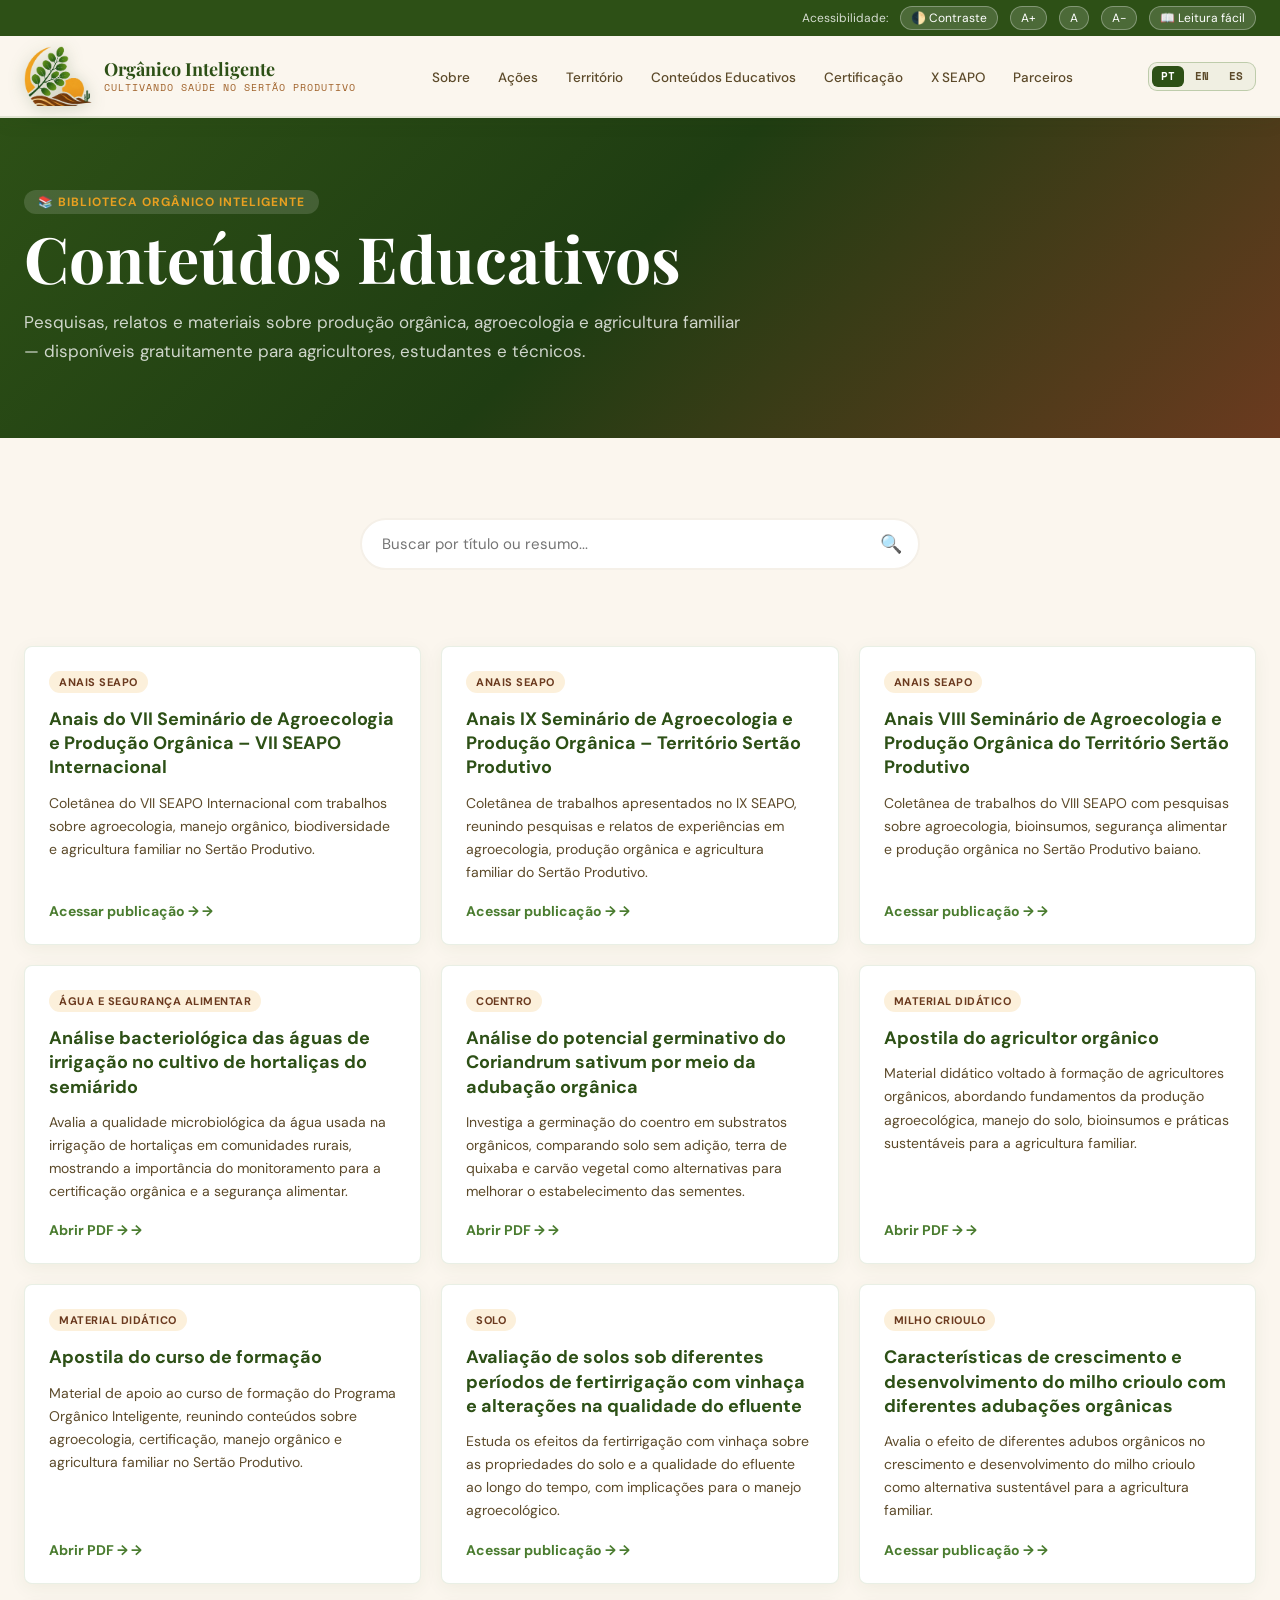
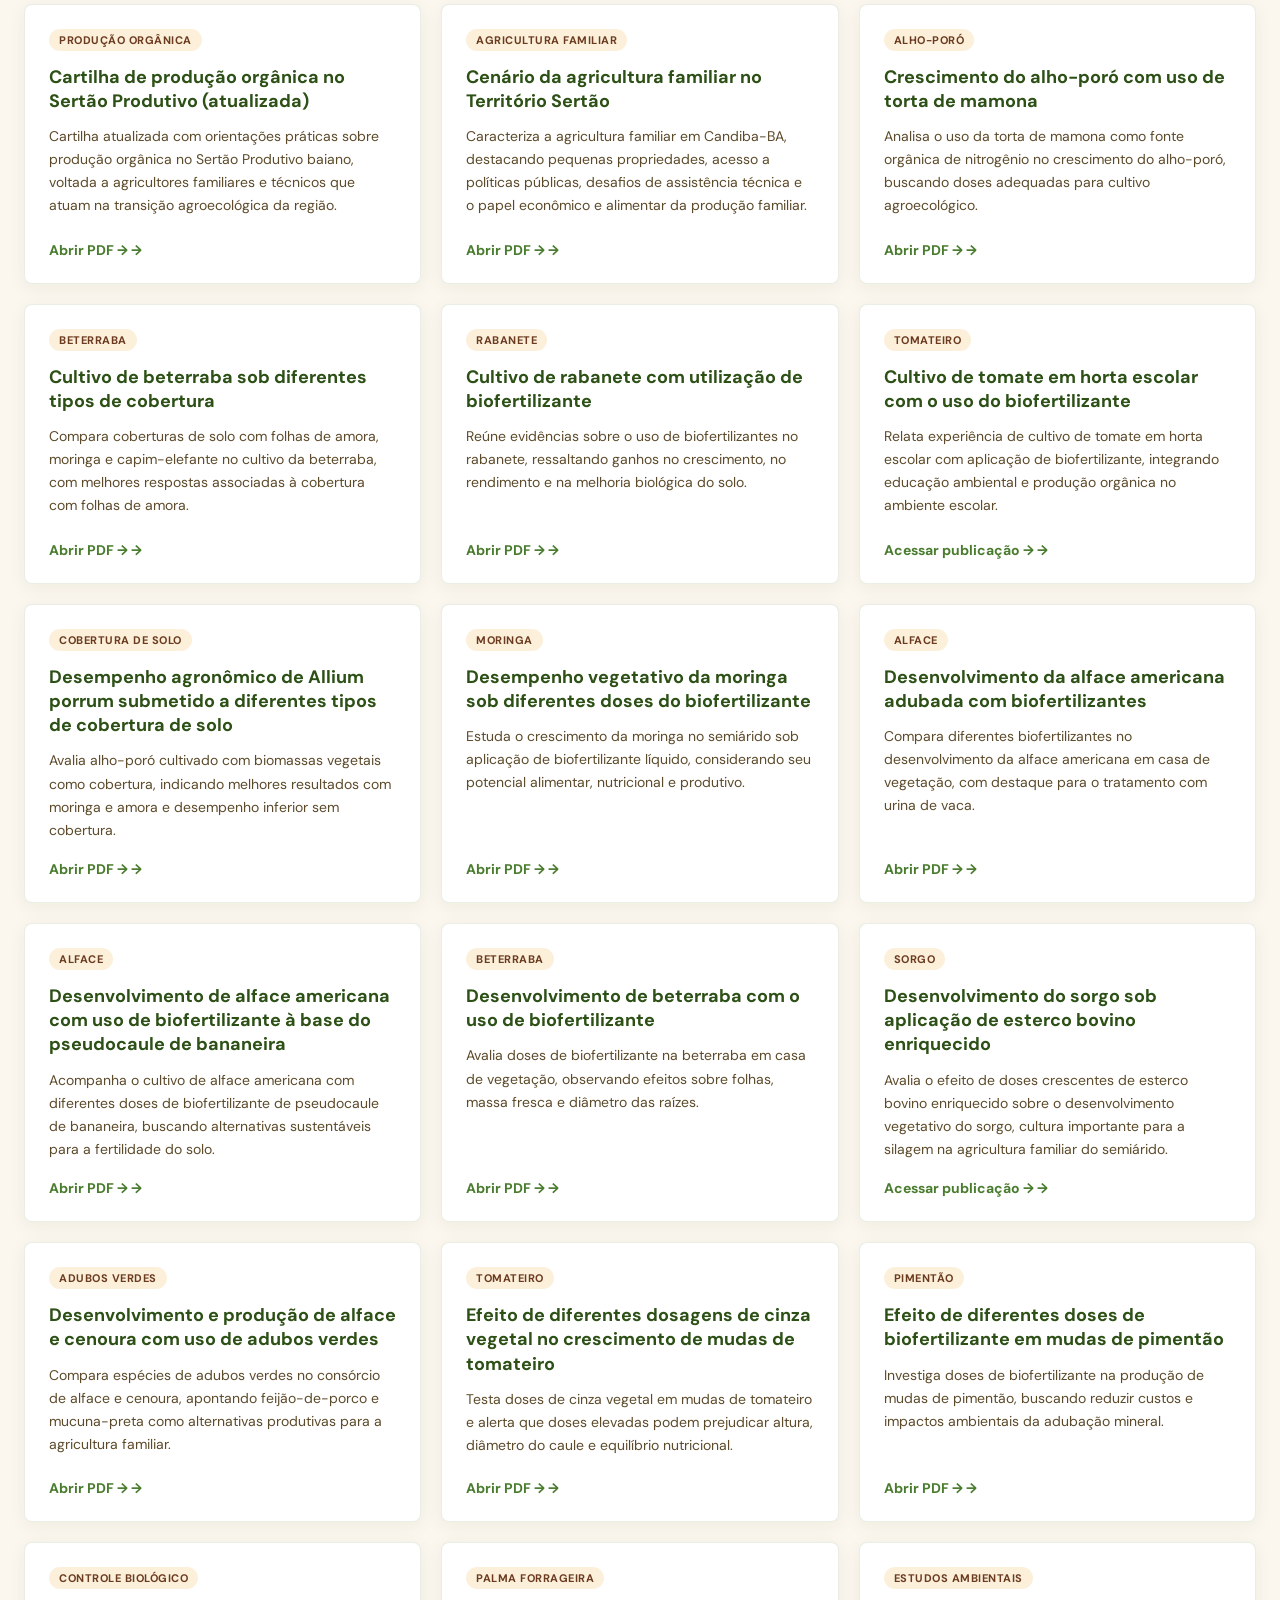
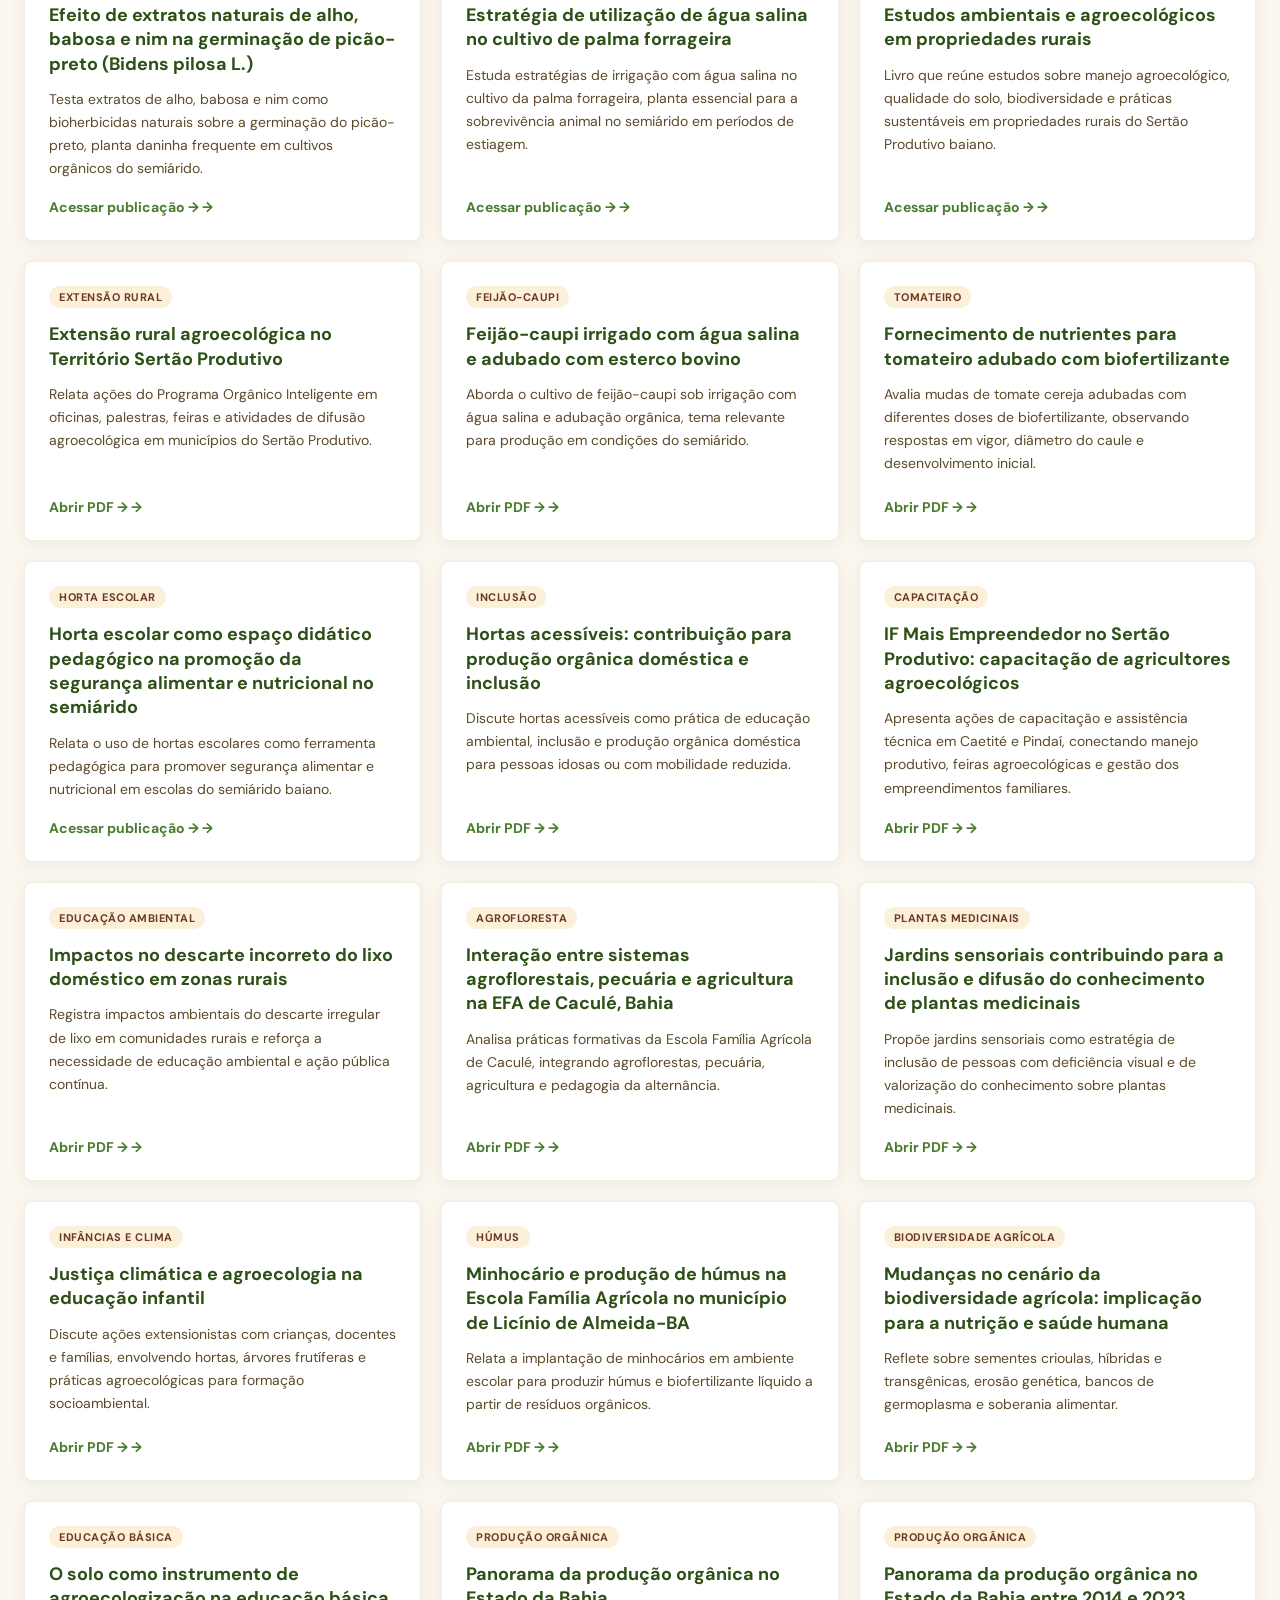
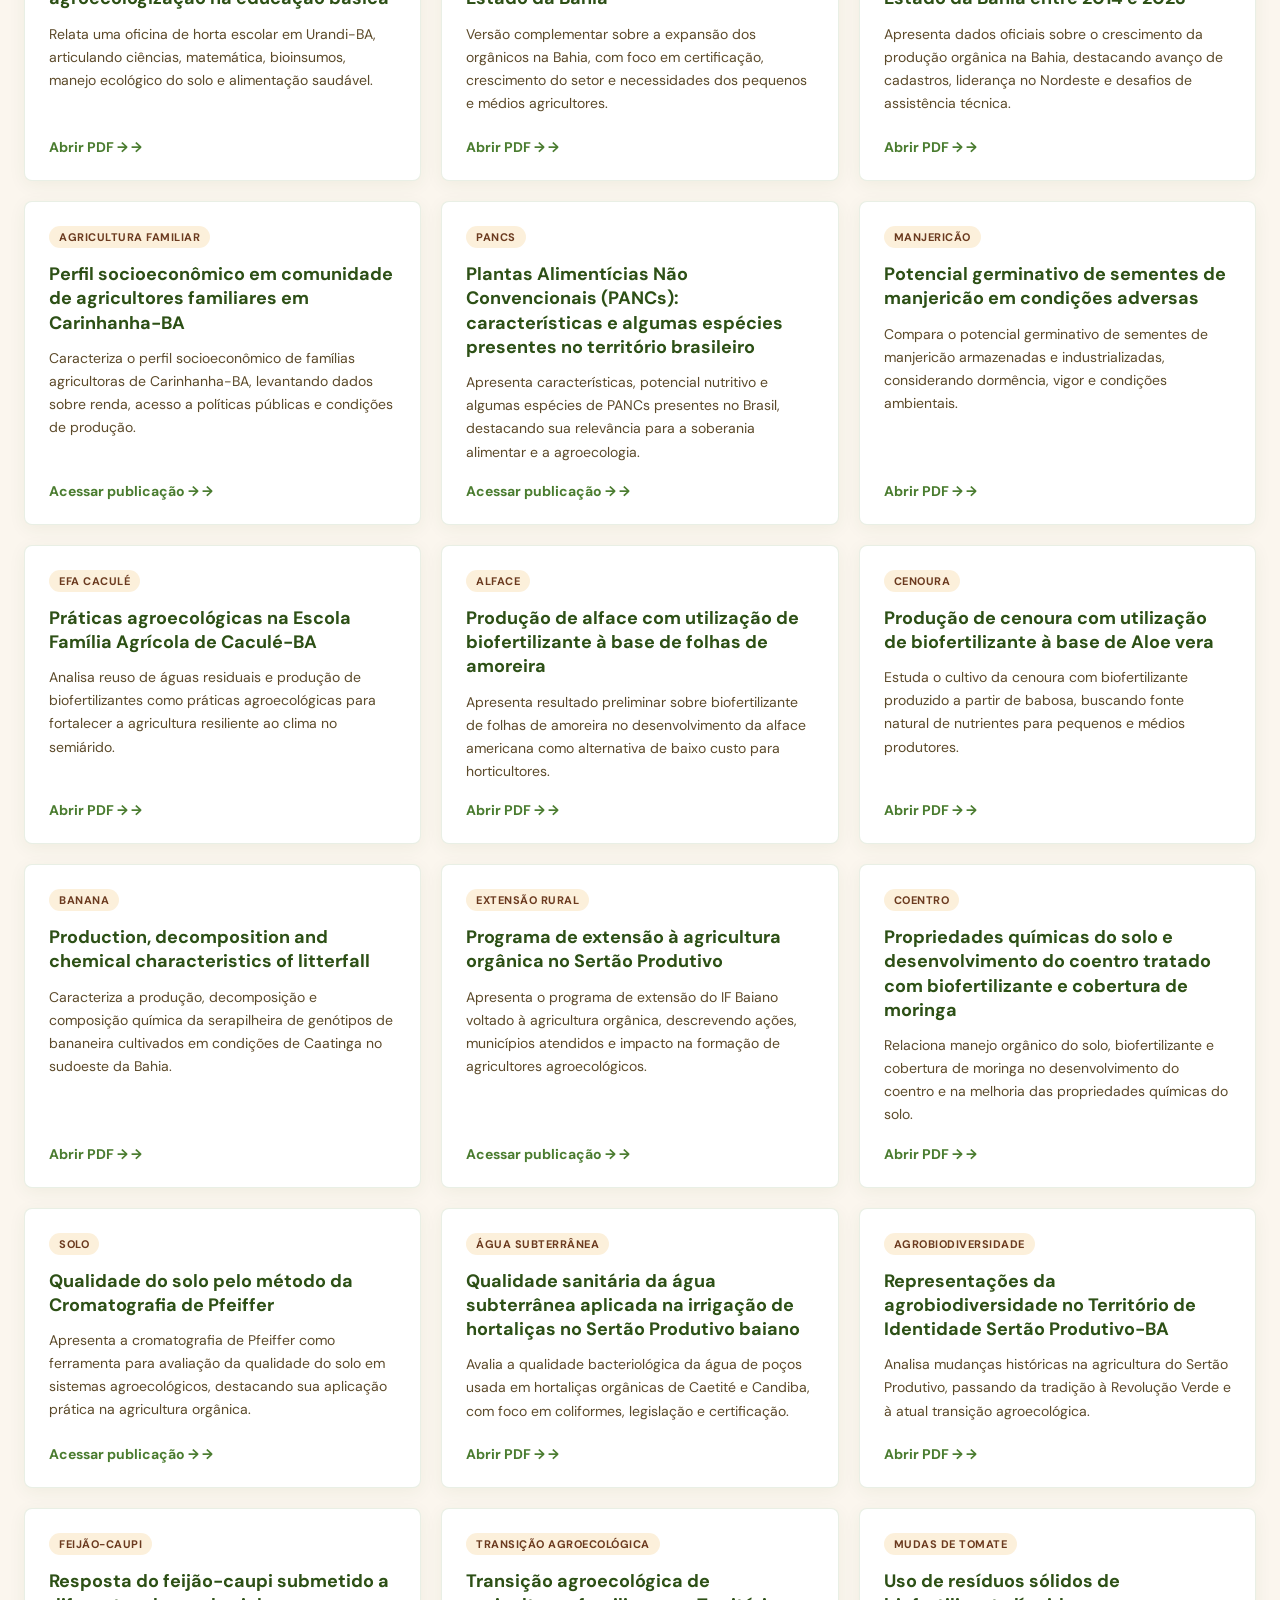
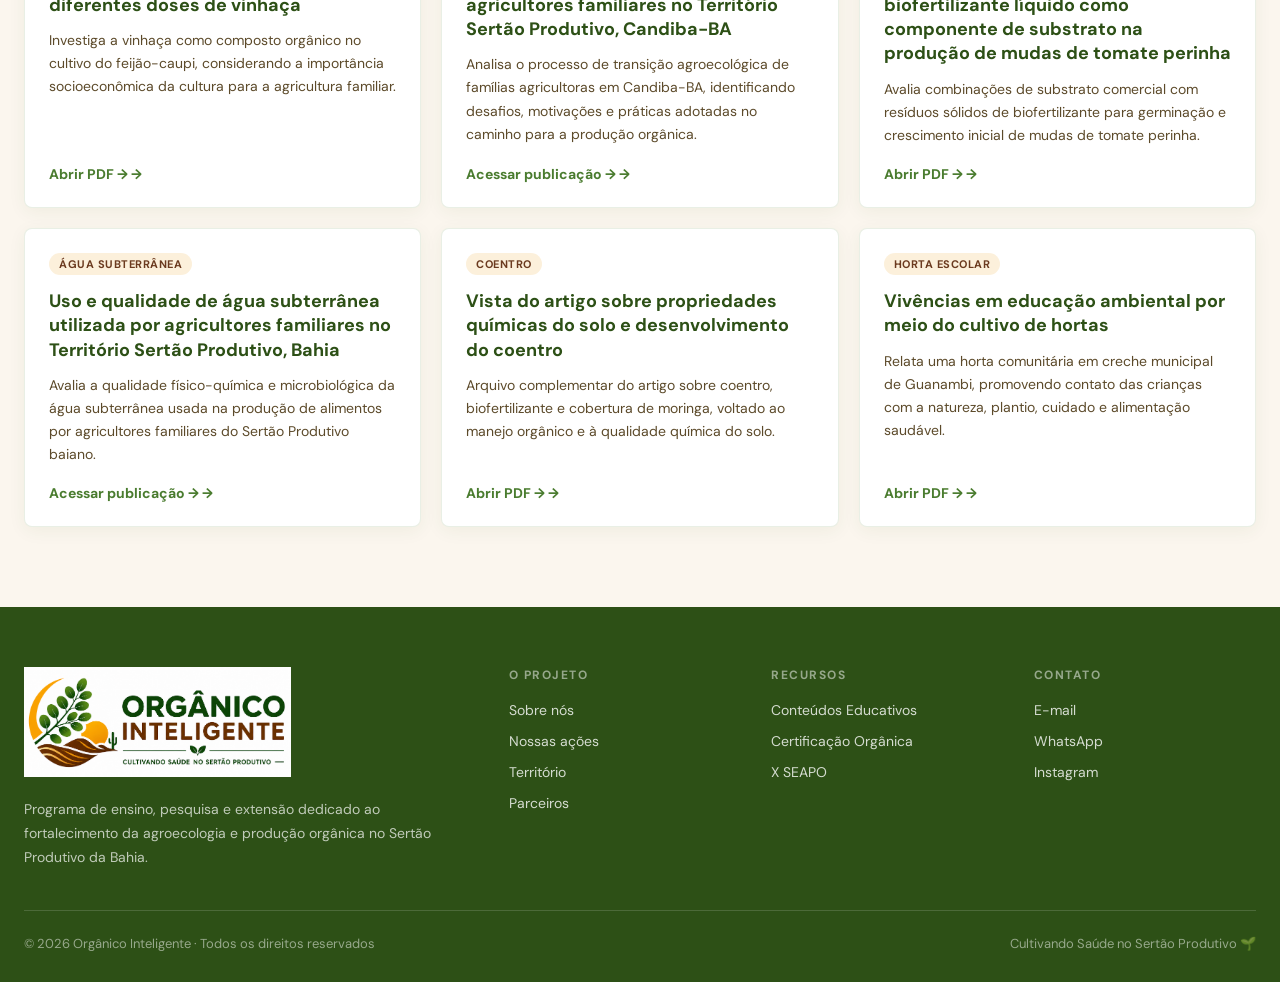
<file: pages/conteudos-educativos.html>
<!DOCTYPE html>
<html lang="pt-BR">
<head>
  <!-- Google tag (gtag.js) -->
  <script async src="https://www.googletagmanager.com/gtag/js?id=G-PL5NJVYDZY"></script>
  <script>
    window.dataLayer = window.dataLayer || [];
    function gtag(){dataLayer.push(arguments);}
    gtag('js', new Date());

    gtag('config', 'G-PL5NJVYDZY');
  </script>
  <meta charset="UTF-8">
  <link rel="icon" type="image/x-icon" href="../favicon.ico">
  <link rel="icon" type="image/png" sizes="32x32" href="../favicon-32x32.png">
  <link rel="apple-touch-icon" sizes="180x180" href="../apple-touch-icon.png">
  <meta name="viewport" content="width=device-width, initial-scale=1.0">
  <meta http-equiv="Cache-Control" content="no-cache, no-store, must-revalidate">
  <meta http-equiv="Pragma" content="no-cache">
  <meta http-equiv="Expires" content="0">
  <meta name="description" content="Conteúdos Educativos do Orgânico Inteligente: artigos, resumos e pesquisas sobre agroecologia, produção orgânica, educação ambiental e agricultura familiar." data-i18n-content="edu.meta_desc">
  <meta name="keywords" content="conteúdos educativos, agroecologia, produção orgânica, artigos científicos, agricultura familiar, Bahia, sertão produtivo">
  <meta name="robots" content="index, follow">
  <link rel="canonical" href="https://organicointeligente.com.br/pages/conteudos-educativos.html">
  <link rel="alternate" hreflang="pt-BR" href="https://organicointeligente.com.br/pages/conteudos-educativos.html">
  <link rel="alternate" hreflang="en" href="https://organicointeligente.com.br/pages/conteudos-educativos.html?lang=en">
  <link rel="alternate" hreflang="es" href="https://organicointeligente.com.br/pages/conteudos-educativos.html?lang=es">
  <link rel="alternate" hreflang="x-default" href="https://organicointeligente.com.br/pages/conteudos-educativos.html">
  <meta property="og:type" content="website">
  <meta property="og:url" content="https://organicointeligente.com.br/pages/conteudos-educativos.html">
  <meta property="og:site_name" content="Orgânico Inteligente">
  <meta property="og:locale" content="pt_BR">
  <meta property="og:title" content="Conteúdos Educativos sobre Agroecologia | Orgânico Inteligente" data-i18n-content="edu.page_title">
  <meta property="og:description" content="Artigos, resumos e pesquisas gratuitas sobre agroecologia, produção orgânica e agricultura familiar no Sertão Produtivo da Bahia." data-i18n-content="edu.og_desc">
  <meta property="og:image" content="https://organicointeligente.com.br/assets/images/slideshow/img0.jpeg">
  <title>Conteúdos Educativos sobre Agroecologia | Orgânico Inteligente</title>
  <link href="https://fonts.googleapis.com/css2?family=Playfair+Display:wght@700;900&family=DM+Sans:wght@300;400;500;600&family=Space+Mono:wght@400;700&display=swap" rel="stylesheet">
  <link rel="stylesheet" href="../assets/css/style.css?v=202611120954">
  <style>
    .nav-lang-toggle{display:flex;align-items:center;gap:2px;background:rgba(74,124,47,.06);border:1px solid rgba(74,124,47,.3);border-radius:9px;padding:3px;flex-shrink:0;}
    .nav-lang-toggle .lang-opt{background:none;border:0;font-family:'Space Mono',monospace;font-size:11px;font-weight:700;color:var(--texto-suave);padding:5px 9px;border-radius:6px;cursor:pointer;transition:.15s;line-height:1;}
    .nav-lang-toggle .lang-opt:hover{color:var(--verde);}
    .nav-lang-toggle .lang-opt[aria-current="true"]{background:var(--verde);color:#fff;}
  </style>
  <script src="../assets/js/i18n.js?v=202611120954"></script>
</head>
<body id="topo" data-i18n-title="edu.page_title">

<a href="#main-content" class="skip-link" data-i18n="nav.skip">Ir para o conteúdo principal</a>

<div class="acess-bar" role="toolbar" data-i18n-attr="aria-label:acess.bar_aria" aria-label="Ferramentas de acessibilidade">
  <span data-i18n="acess.label">Acessibilidade:</span>
  <button class="acess-btn" onclick="toggleContraste()" data-i18n-attr="aria-label:acess.contraste_aria;title:acess.contraste_title" aria-label="Alternar alto contraste" title="Alto Contraste" data-i18n="acess.contraste">🌓 Contraste</button>
  <button class="acess-btn" onclick="aumentarFonte()" data-i18n-attr="aria-label:acess.aumentar_aria;title:acess.aumentar_title" aria-label="Aumentar fonte" title="Aumentar fonte" data-i18n="acess.aumentar">A+</button>
  <button class="acess-btn" onclick="resetarFonte()" data-i18n-attr="aria-label:acess.resetar_aria;title:acess.resetar_title" aria-label="Fonte padrão" title="Fonte padrão" data-i18n="acess.resetar">A</button>
  <button class="acess-btn" onclick="diminuirFonte()" data-i18n-attr="aria-label:acess.diminuir_aria;title:acess.diminuir_title" aria-label="Diminuir fonte" title="Diminuir fonte" data-i18n="acess.diminuir">A-</button>
  <button class="acess-btn" onclick="toggleLeituraSimples()" data-i18n-attr="aria-label:acess.leitura_aria;title:acess.leitura_title" aria-label="Leitura simplificada" title="Leitura simples" data-i18n="acess.leitura">📖 Leitura fácil</button>
</div>

<nav role="navigation" data-i18n-attr="aria-label:nav.aria_main" aria-label="Menu principal">
  <div class="nav-inner">
    <a href="../index.html#topo" class="nav-logo" data-i18n-attr="aria-label:nav.logo_aria" aria-label="Página inicial - Orgânico Inteligente">
      <img src="../assets/images/logo/logo_icon.png" alt="Logo Orgânico Inteligente" class="nav-logo-img">
      <div class="nav-logo-text">
        <span class="top">Orgânico Inteligente</span>
        <span class="bottom" data-i18n="nav.tagline">Cultivando Saúde no Sertão Produtivo</span>
      </div>
    </a>

    <button class="hamburger" onclick="toggleMenu()" data-i18n-attr="aria-label:nav.hamburger_aria" aria-label="Abrir menu" aria-expanded="false" id="hamburger">
      <span></span><span></span><span></span>
    </button>

    <ul class="nav-links" id="nav-links" role="menubar"></ul>
    <div class="nav-lang-toggle" role="group" data-i18n-attr="aria-label:lang.toggle_aria" aria-label="Selecionar idioma">
      <button type="button" class="lang-opt" data-lang="pt" onclick="setLang('pt')" data-i18n-attr="aria-label:lang.pt_label" aria-label="Português">PT</button>
      <button type="button" class="lang-opt" data-lang="en" onclick="setLang('en')" data-i18n-attr="aria-label:lang.en_label" aria-label="English">EN</button>
      <button type="button" class="lang-opt" data-lang="es" onclick="setLang('es')" data-i18n-attr="aria-label:lang.es_label" aria-label="Español">ES</button>
    </div>
  </div>
</nav>
<script src="../assets/js/nav.js?v=202611120954"></script>

<main id="main-content">
  <section class="biblioteca-hero" data-i18n-attr="aria-label:edu.hero_aria" aria-label="Conteúdos educativos">
    <div class="section-inner biblioteca-hero-inner">
      <div>
        <div class="section-tag" data-i18n="edu.hero_tag">Biblioteca Orgânico Inteligente</div>
        <h1 class="biblioteca-title" data-i18n="edu.hero_titulo">Conteúdos Educativos</h1>
        <p class="biblioteca-desc" data-i18n="edu.hero_desc">Pesquisas, relatos e materiais sobre produção orgânica, agroecologia, educação ambiental, segurança alimentar e agricultura familiar no Sertão Produtivo.</p>
      </div>
    </div>
  </section>

  <section class="biblioteca-lista" aria-label="Lista de documentos educativos">
    <div class="section-inner">

      <div class="busca-wrapper">
        <input type="search" id="busca-conteudos" class="busca-input"
               placeholder="Buscar por t&#237;tulo ou resumo..."
               aria-label="Buscar publica&#231;&#245;es"
               data-i18n-attr="placeholder:edu.busca_placeholder;aria-label:edu.busca_aria">
        <span class="busca-icone">&#128269;</span>
      </div>
      <p id="busca-resultado" class="busca-resultado" aria-live="polite"></p>

      <div class="materiais-grid" id="materiais-grid">        <!-- Cards ordenados alfabeticamente pelo título -->

        <article class="material-card reveal">
          <span class="material-tag" data-i18n="edu.card01_tag">Anais SEAPO</span>
          <h2 data-i18n="edu.card01_titulo">Anais do VII Seminário de Agroecologia e Produção Orgânica – VII SEAPO Internacional</h2>
          <p data-i18n="edu.card01_desc">Coletânea do VII SEAPO Internacional com trabalhos sobre agroecologia, manejo orgânico, biodiversidade e agricultura familiar no Sertão Produtivo.</p>
          <a href="https://revista.lapprudes.net/CM/article/view/1087" target="_blank" rel="noopener noreferrer" data-i18n="edu.acessar">Acessar publicação</a>
        </article>

        <article class="material-card reveal">
          <span class="material-tag" data-i18n="edu.card02_tag">Anais SEAPO</span>
          <h2 data-i18n="edu.card02_titulo">Anais IX Seminário de Agroecologia e Produção Orgânica – Território Sertão Produtivo</h2>
          <p data-i18n="edu.card02_desc">Coletânea de trabalhos apresentados no IX SEAPO, reunindo pesquisas e relatos de experiências em agroecologia, produção orgânica e agricultura familiar do Sertão Produtivo.</p>
          <a href="https://revista.lapprudes.net/CM/article/view/1750" target="_blank" rel="noopener noreferrer" data-i18n="edu.acessar">Acessar publicação</a>
        </article>

        <article class="material-card reveal">
          <span class="material-tag" data-i18n="edu.card03_tag">Anais SEAPO</span>
          <h2 data-i18n="edu.card03_titulo">Anais VIII Seminário de Agroecologia e Produção Orgânica do Território Sertão Produtivo</h2>
          <p data-i18n="edu.card03_desc">Coletânea de trabalhos do VIII SEAPO com pesquisas sobre agroecologia, bioinsumos, segurança alimentar e produção orgânica no Sertão Produtivo baiano.</p>
          <a href="https://revista.lapprudes.net/CM/article/view/1444" target="_blank" rel="noopener noreferrer" data-i18n="edu.acessar">Acessar publicação</a>
        </article>
        <article class="material-card reveal">
          <span class="material-tag" data-i18n="edu.card04_tag">Água e segurança alimentar</span>
          <h2 data-i18n="edu.card04_titulo">Análise bacteriológica das águas de irrigação no cultivo de hortaliças do semiárido</h2>
          <p data-i18n="edu.card04_desc">Avalia a qualidade microbiológica da água usada na irrigação de hortaliças em comunidades rurais, mostrando a importância do monitoramento para a certificação orgânica e a segurança alimentar.</p>
          <a href="../assets/conteudosEducativos/ANÁLISE BACTERIOLÓGICA DAS ÁGUAS DE IRRIGAÇÃO NO CULTIVO DE HORTALIÇAS DO SEMIÁRIDO.pdf" target="_blank" rel="noopener noreferrer" data-i18n="edu.abrir_pdf">Abrir PDF</a>
        </article>

        <article class="material-card reveal">
          <span class="material-tag" data-i18n="edu.card05_tag">Coentro</span>
          <h2 data-i18n="edu.card05_titulo">Análise do potencial germinativo do Coriandrum sativum por meio da adubação orgânica</h2>
          <p data-i18n="edu.card05_desc">Investiga a germinação do coentro em substratos orgânicos, comparando solo sem adição, terra de quixaba e carvão vegetal como alternativas para melhorar o estabelecimento das sementes.</p>
          <a href="../assets/conteudosEducativos/ANÁLISE DO POTENCIAL GERMINATIVO DO Coriandrum sativum POR MEIO DA ADUBAÇÃO ORGÂNICA.pdf" target="_blank" rel="noopener noreferrer" data-i18n="edu.abrir_pdf">Abrir PDF</a>
        </article>
        <article class="material-card reveal">
          <span class="material-tag" data-i18n="edu.card06_tag">Material didático</span>
          <h2 data-i18n="edu.card06_titulo">Apostila do agricultor orgânico</h2>
          <p data-i18n="edu.card06_desc">Material didático voltado à formação de agricultores orgânicos, abordando fundamentos da produção agroecológica, manejo do solo, bioinsumos e práticas sustentáveis para a agricultura familiar.</p>
          <a href="../assets/conteudosEducativos/Apostila agricultor orgânico.pdf" target="_blank" rel="noopener noreferrer" data-i18n="edu.abrir_pdf">Abrir PDF</a>
        </article>

        <article class="material-card reveal">
          <span class="material-tag" data-i18n="edu.card07_tag">Material didático</span>
          <h2 data-i18n="edu.card07_titulo">Apostila do curso de formação</h2>
          <p data-i18n="edu.card07_desc">Material de apoio ao curso de formação do Programa Orgânico Inteligente, reunindo conteúdos sobre agroecologia, certificação, manejo orgânico e agricultura familiar no Sertão Produtivo.</p>
          <a href="../assets/conteudosEducativos/Apostila curso de formação.pdf" target="_blank" rel="noopener noreferrer" data-i18n="edu.abrir_pdf">Abrir PDF</a>
        </article>

        <article class="material-card reveal">
          <span class="material-tag" data-i18n="edu.card08_tag">Solo</span>
          <h2 data-i18n="edu.card08_titulo">Avaliação de solos sob diferentes períodos de fertirrigação com vinhaça e alterações na qualidade do efluente</h2>
          <p data-i18n="edu.card08_desc">Estuda os efeitos da fertirrigação com vinhaça sobre as propriedades do solo e a qualidade do efluente ao longo do tempo, com implicações para o manejo agroecológico.</p>
          <a href="https://www.lareferencia.info/vufind/Record/BR_0b3c87deba690ac9639599aa9a1bebc9" target="_blank" rel="noopener noreferrer" data-i18n="edu.acessar">Acessar publicação</a>
        </article>

        <article class="material-card reveal">
          <span class="material-tag" data-i18n="edu.card09_tag">Milho crioulo</span>
          <h2 data-i18n="edu.card09_titulo">Características de crescimento e desenvolvimento do milho crioulo com diferentes adubações orgânicas</h2>
          <p data-i18n="edu.card09_desc">Avalia o efeito de diferentes adubos orgânicos no crescimento e desenvolvimento do milho crioulo como alternativa sustentável para a agricultura familiar.</p>
          <a href="https://periodicos.ufmg.br/index.php/ccaufmg/article/view/15949" target="_blank" rel="noopener noreferrer" data-i18n="edu.acessar">Acessar publicação</a>
        </article>

        <article class="material-card reveal">
          <span class="material-tag" data-i18n="edu.card10_tag">Produção orgânica</span>
          <h2 data-i18n="edu.card10_titulo">Cartilha de produção orgânica no Sertão Produtivo (atualizada)</h2>
          <p data-i18n="edu.card10_desc">Cartilha atualizada com orientações práticas sobre produção orgânica no Sertão Produtivo baiano, voltada a agricultores familiares e técnicos que atuam na transição agroecológica da região.</p>
          <a href="../assets/conteudosEducativos/cartilha prod org sertao prod atualizada.pdf" target="_blank" rel="noopener noreferrer" data-i18n="edu.abrir_pdf">Abrir PDF</a>
        </article>

        <article class="material-card reveal">
          <span class="material-tag" data-i18n="edu.card11_tag">Agricultura familiar</span>
          <h2 data-i18n="edu.card11_titulo">Cenário da agricultura familiar no Território Sertão</h2>
          <p data-i18n="edu.card11_desc">Caracteriza a agricultura familiar em Candiba-BA, destacando pequenas propriedades, acesso a políticas públicas, desafios de assistência técnica e o papel econômico e alimentar da produção familiar.</p>
          <a href="../assets/conteudosEducativos/CENÁRIO DA AGRICULTURA FAMILIAR NO TERRITÓRIO SERTÃO.pdf" target="_blank" rel="noopener noreferrer" data-i18n="edu.abrir_pdf">Abrir PDF</a>
        </article>

        <article class="material-card reveal">
          <span class="material-tag" data-i18n="edu.card12_tag">Alho-poró</span>
          <h2 data-i18n="edu.card12_titulo">Crescimento do alho-poró com uso de torta de mamona</h2>
          <p data-i18n="edu.card12_desc">Analisa o uso da torta de mamona como fonte orgânica de nitrogênio no crescimento do alho-poró, buscando doses adequadas para cultivo agroecológico.</p>
          <a href="../assets/conteudosEducativos/CRESCIMENTO DO ALHO-PORÓ COM USO DE TORTA DE MAMONA.pdf" target="_blank" rel="noopener noreferrer" data-i18n="edu.abrir_pdf">Abrir PDF</a>
        </article>

        <article class="material-card reveal">
          <span class="material-tag" data-i18n="edu.card13_tag">Beterraba</span>
          <h2 data-i18n="edu.card13_titulo">Cultivo de beterraba sob diferentes tipos de cobertura</h2>
          <p data-i18n="edu.card13_desc">Compara coberturas de solo com folhas de amora, moringa e capim-elefante no cultivo da beterraba, com melhores respostas associadas à cobertura com folhas de amora.</p>
          <a href="../assets/conteudosEducativos/CULTIVO DE BETERRABA SOB DIFERENTES TIPOS DE COBERTURA.pdf" target="_blank" rel="noopener noreferrer" data-i18n="edu.abrir_pdf">Abrir PDF</a>
        </article>

        <article class="material-card reveal">
          <span class="material-tag" data-i18n="edu.card14_tag">Rabanete</span>
          <h2 data-i18n="edu.card14_titulo">Cultivo de rabanete com utilização de biofertilizante</h2>
          <p data-i18n="edu.card14_desc">Reúne evidências sobre o uso de biofertilizantes no rabanete, ressaltando ganhos no crescimento, no rendimento e na melhoria biológica do solo.</p>
          <a href="../assets/conteudosEducativos/CULTIVO DE RABANETE COM UTILIZAÇÃO DE BIOFERTILZANTE.pdf" target="_blank" rel="noopener noreferrer" data-i18n="edu.abrir_pdf">Abrir PDF</a>
        </article>

        <article class="material-card reveal">
          <span class="material-tag" data-i18n="edu.card15_tag">Tomateiro</span>
          <h2 data-i18n="edu.card15_titulo">Cultivo de tomate em horta escolar com o uso do biofertilizante</h2>
          <p data-i18n="edu.card15_desc">Relata experiência de cultivo de tomate em horta escolar com aplicação de biofertilizante, integrando educação ambiental e produção orgânica no ambiente escolar.</p>
          <a href="https://revista.lapprudes.net/CM/article/view/1610" target="_blank" rel="noopener noreferrer" data-i18n="edu.acessar">Acessar publicação</a>
        </article>

        <article class="material-card reveal">
          <span class="material-tag" data-i18n="edu.card16_tag">Cobertura de solo</span>
          <h2 data-i18n="edu.card16_titulo">Desempenho agronômico de Allium porrum submetido a diferentes tipos de cobertura de solo</h2>
          <p data-i18n="edu.card16_desc">Avalia alho-poró cultivado com biomassas vegetais como cobertura, indicando melhores resultados com moringa e amora e desempenho inferior sem cobertura.</p>
          <a href="../assets/conteudosEducativos/DESEMPENHO AGRONÔMICO DE Allium porrumSUBMETIDO A DIFERENTES TIPOS DE COBERTURA DE SOLO.pdf" target="_blank" rel="noopener noreferrer" data-i18n="edu.abrir_pdf">Abrir PDF</a>
        </article>

        <article class="material-card reveal">
          <span class="material-tag" data-i18n="edu.card17_tag">Moringa</span>
          <h2 data-i18n="edu.card17_titulo">Desempenho vegetativo da moringa sob diferentes doses do biofertilizante</h2>
          <p data-i18n="edu.card17_desc">Estuda o crescimento da moringa no semiárido sob aplicação de biofertilizante líquido, considerando seu potencial alimentar, nutricional e produtivo.</p>
          <a href="../assets/conteudosEducativos/DESEMPENHO VEGETATIVO DA MORINGA SOB DIFERENTES DOSES DO BIOFERTILIZANTE.pdf" target="_blank" rel="noopener noreferrer" data-i18n="edu.abrir_pdf">Abrir PDF</a>
        </article>

        <article class="material-card reveal">
          <span class="material-tag" data-i18n="edu.card18_tag">Alface</span>
          <h2 data-i18n="edu.card18_titulo">Desenvolvimento da alface americana adubada com biofertilizantes</h2>
          <p data-i18n="edu.card18_desc">Compara diferentes biofertilizantes no desenvolvimento da alface americana em casa de vegetação, com destaque para o tratamento com urina de vaca.</p>
          <a href="../assets/conteudosEducativos/DESENVOLVIMENTO DA ALFACE AMERICANA ADUBADA COM BIOFERTILIZANTES.pdf" target="_blank" rel="noopener noreferrer" data-i18n="edu.abrir_pdf">Abrir PDF</a>
        </article>

        <article class="material-card reveal">
          <span class="material-tag" data-i18n="edu.card19_tag">Alface</span>
          <h2 data-i18n="edu.card19_titulo">Desenvolvimento de alface americana com uso de biofertilizante à base do pseudocaule de bananeira</h2>
          <p data-i18n="edu.card19_desc">Acompanha o cultivo de alface americana com diferentes doses de biofertilizante de pseudocaule de bananeira, buscando alternativas sustentáveis para a fertilidade do solo.</p>
          <a href="../assets/conteudosEducativos/DESENVOLVIMENTO DE ALFACE AMERICANA COM USO DE BIOFERTILIZANTE À BASE DO PSEUDOCAULE DE BANANEIRA.pdf" target="_blank" rel="noopener noreferrer" data-i18n="edu.abrir_pdf">Abrir PDF</a>
        </article>

        <article class="material-card reveal">
          <span class="material-tag" data-i18n="edu.card20_tag">Beterraba</span>
          <h2 data-i18n="edu.card20_titulo">Desenvolvimento de beterraba com o uso de biofertilizante</h2>
          <p data-i18n="edu.card20_desc">Avalia doses de biofertilizante na beterraba em casa de vegetação, observando efeitos sobre folhas, massa fresca e diâmetro das raízes.</p>
          <a href="../assets/conteudosEducativos/DESENVOLVIMENTO DE BETERRABA COM O USO DE BIOFERTILIZANTE.pdf" target="_blank" rel="noopener noreferrer" data-i18n="edu.abrir_pdf">Abrir PDF</a>
        </article>

        <article class="material-card reveal">
          <span class="material-tag" data-i18n="edu.card21_tag">Sorgo</span>
          <h2 data-i18n="edu.card21_titulo">Desenvolvimento do sorgo sob aplicação de esterco bovino enriquecido</h2>
          <p data-i18n="edu.card21_desc">Avalia o efeito de doses crescentes de esterco bovino enriquecido sobre o desenvolvimento vegetativo do sorgo, cultura importante para a silagem na agricultura familiar do semiárido.</p>
          <a href="https://revista.lapprudes.net/CM/article/view/57" target="_blank" rel="noopener noreferrer" data-i18n="edu.acessar">Acessar publicação</a>
        </article>

        <article class="material-card reveal">
          <span class="material-tag" data-i18n="edu.card22_tag">Adubos verdes</span>
          <h2 data-i18n="edu.card22_titulo">Desenvolvimento e produção de alface e cenoura com uso de adubos verdes</h2>
          <p data-i18n="edu.card22_desc">Compara espécies de adubos verdes no consórcio de alface e cenoura, apontando feijão-de-porco e mucuna-preta como alternativas produtivas para a agricultura familiar.</p>
          <a href="../assets/conteudosEducativos/DESENVOLVIMENTO E PRODUÇÃO DE ALFACE E CENOURA COM USO DE ADUBOS VERDES.pdf" target="_blank" rel="noopener noreferrer" data-i18n="edu.abrir_pdf">Abrir PDF</a>
        </article>

        <article class="material-card reveal">
          <span class="material-tag" data-i18n="edu.card23_tag">Tomateiro</span>
          <h2 data-i18n="edu.card23_titulo">Efeito de diferentes dosagens de cinza vegetal no crescimento de mudas de tomateiro</h2>
          <p data-i18n="edu.card23_desc">Testa doses de cinza vegetal em mudas de tomateiro e alerta que doses elevadas podem prejudicar altura, diâmetro do caule e equilíbrio nutricional.</p>
          <a href="../assets/conteudosEducativos/EFEITO DE DIFERENTES DOSAGENS DE CINZA VEGETAL NO CRESCIMENTO DE MUDAS DE TOMATEIRO (Solanum lycopersicumL.).pdf" target="_blank" rel="noopener noreferrer" data-i18n="edu.abrir_pdf">Abrir PDF</a>
        </article>

        <article class="material-card reveal">
          <span class="material-tag" data-i18n="edu.card24_tag">Pimentão</span>
          <h2 data-i18n="edu.card24_titulo">Efeito de diferentes doses de biofertilizante em mudas de pimentão</h2>
          <p data-i18n="edu.card24_desc">Investiga doses de biofertilizante na produção de mudas de pimentão, buscando reduzir custos e impactos ambientais da adubação mineral.</p>
          <a href="../assets/conteudosEducativos/EFEITO DE DIFERENTES DOSES DE BIOFERTILIZANTE EM MUDAS DE PIMENTÃO.pdf" target="_blank" rel="noopener noreferrer" data-i18n="edu.abrir_pdf">Abrir PDF</a>
        </article>

        <article class="material-card reveal">
          <span class="material-tag" data-i18n="edu.card25_tag">Controle biológico</span>
          <h2 data-i18n="edu.card25_titulo">Efeito de extratos naturais de alho, babosa e nim na germinação de picão-preto (Bidens pilosa L.)</h2>
          <p data-i18n="edu.card25_desc">Testa extratos de alho, babosa e nim como bioherbicidas naturais sobre a germinação do picão-preto, planta daninha frequente em cultivos orgânicos do semiárido.</p>
          <a href="https://revista.lapprudes.net/CM/article/view/1726" target="_blank" rel="noopener noreferrer" data-i18n="edu.acessar">Acessar publicação</a>
        </article>

        <article class="material-card reveal">
          <span class="material-tag" data-i18n="edu.card26_tag">Palma forrageira</span>
          <h2 data-i18n="edu.card26_titulo">Estratégia de utilização de água salina no cultivo de palma forrageira</h2>
          <p data-i18n="edu.card26_desc">Estuda estratégias de irrigação com água salina no cultivo da palma forrageira, planta essencial para a sobrevivência animal no semiárido em períodos de estiagem.</p>
          <a href="https://repositorio.ifbaiano.edu.br/jspui/handle/123456789/61" target="_blank" rel="noopener noreferrer" data-i18n="edu.acessar">Acessar publicação</a>
        </article>

        <article class="material-card reveal">
          <span class="material-tag" data-i18n="edu.card27_tag">Estudos ambientais</span>
          <h2 data-i18n="edu.card27_titulo">Estudos ambientais e agroecológicos em propriedades rurais</h2>
          <p data-i18n="edu.card27_desc">Livro que reúne estudos sobre manejo agroecológico, qualidade do solo, biodiversidade e práticas sustentáveis em propriedades rurais do Sertão Produtivo baiano.</p>
          <a href="https://books.google.com.br/books?id=t7YmEAAAQBAJ" target="_blank" rel="noopener noreferrer" data-i18n="edu.acessar">Acessar publicação</a>
        </article>

        <article class="material-card reveal">
          <span class="material-tag" data-i18n="edu.card28_tag">Extensão rural</span>
          <h2 data-i18n="edu.card28_titulo">Extensão rural agroecológica no Território Sertão Produtivo</h2>
          <p data-i18n="edu.card28_desc">Relata ações do Programa Orgânico Inteligente em oficinas, palestras, feiras e atividades de difusão agroecológica em municípios do Sertão Produtivo.</p>
          <a href="../assets/conteudosEducativos/EXTENSÃO RURAL AGROECOLÓGICA NO TERRITÓRIO SERTÃO PRODUTIVO.pdf" target="_blank" rel="noopener noreferrer" data-i18n="edu.abrir_pdf">Abrir PDF</a>
        </article>

        <article class="material-card reveal">
          <span class="material-tag" data-i18n="edu.card29_tag">Feijão-caupi</span>
          <h2 data-i18n="edu.card29_titulo">Feijão-caupi irrigado com água salina e adubado com esterco bovino</h2>
          <p data-i18n="edu.card29_desc">Aborda o cultivo de feijão-caupi sob irrigação com água salina e adubação orgânica, tema relevante para produção em condições do semiárido.</p>
          <a href="../assets/conteudosEducativos/Feijão-Caupi irrigado com água salina e adubado com esterco bovino.pdf" target="_blank" rel="noopener noreferrer" data-i18n="edu.abrir_pdf">Abrir PDF</a>
        </article>

        <article class="material-card reveal">
          <span class="material-tag" data-i18n="edu.card30_tag">Tomateiro</span>
          <h2 data-i18n="edu.card30_titulo">Fornecimento de nutrientes para tomateiro adubado com biofertilizante</h2>
          <p data-i18n="edu.card30_desc">Avalia mudas de tomate cereja adubadas com diferentes doses de biofertilizante, observando respostas em vigor, diâmetro do caule e desenvolvimento inicial.</p>
          <a href="../assets/conteudosEducativos/FORNECIMENTO DE NUTRIENTES PARA TOMATEIRO ADUBADO COM BIOFERTILIZANTE.pdf" target="_blank" rel="noopener noreferrer" data-i18n="edu.abrir_pdf">Abrir PDF</a>
        </article>

        <article class="material-card reveal">
          <span class="material-tag" data-i18n="edu.card31_tag">Horta escolar</span>
          <h2 data-i18n="edu.card31_titulo">Horta escolar como espaço didático pedagógico na promoção da segurança alimentar e nutricional no semiárido</h2>
          <p data-i18n="edu.card31_desc">Relata o uso de hortas escolares como ferramenta pedagógica para promover segurança alimentar e nutricional em escolas do semiárido baiano.</p>
          <a href="https://repositorio.ifbaiano.edu.br/jspui/handle/123456789/50" target="_blank" rel="noopener noreferrer" data-i18n="edu.acessar">Acessar publicação</a>
        </article>

        <article class="material-card reveal">
          <span class="material-tag" data-i18n="edu.card32_tag">Inclusão</span>
          <h2 data-i18n="edu.card32_titulo">Hortas acessíveis: contribuição para produção orgânica doméstica e inclusão</h2>
          <p data-i18n="edu.card32_desc">Discute hortas acessíveis como prática de educação ambiental, inclusão e produção orgânica doméstica para pessoas idosas ou com mobilidade reduzida.</p>
          <a href="../assets/conteudosEducativos/HORTAS ACESSIVEIS CONTRIBUIÇÃO PARA PRODUÇÃO ORGÂNICA DOMÉSTICA E INCLUSÃO.pdf" target="_blank" rel="noopener noreferrer" data-i18n="edu.abrir_pdf">Abrir PDF</a>
        </article>

        <article class="material-card reveal">
          <span class="material-tag" data-i18n="edu.card33_tag">Capacitação</span>
          <h2 data-i18n="edu.card33_titulo">IF Mais Empreendedor no Sertão Produtivo: capacitação de agricultores agroecológicos</h2>
          <p data-i18n="edu.card33_desc">Apresenta ações de capacitação e assistência técnica em Caetité e Pindaí, conectando manejo produtivo, feiras agroecológicas e gestão dos empreendimentos familiares.</p>
          <a href="../assets/conteudosEducativos/IF MAIS EMPREENDEDOR NO SERTÃO PRODUTIVO CAPACITAÇÃO DE AGRICULTORES AGROECOLÓGICOS.pdf" target="_blank" rel="noopener noreferrer" data-i18n="edu.abrir_pdf">Abrir PDF</a>
        </article>

        <article class="material-card reveal">
          <span class="material-tag" data-i18n="edu.card34_tag">Educação ambiental</span>
          <h2 data-i18n="edu.card34_titulo">Impactos no descarte incorreto do lixo doméstico em zonas rurais</h2>
          <p data-i18n="edu.card34_desc">Registra impactos ambientais do descarte irregular de lixo em comunidades rurais e reforça a necessidade de educação ambiental e ação pública contínua.</p>
          <a href="../assets/conteudosEducativos/IMPACTOS NO DESCARTE INCORRETO DO LIXO DOMÉSTICO EM ZONAS RURAIS.pdf" target="_blank" rel="noopener noreferrer" data-i18n="edu.abrir_pdf">Abrir PDF</a>
        </article>

        <article class="material-card reveal">
          <span class="material-tag" data-i18n="edu.card35_tag">Agrofloresta</span>
          <h2 data-i18n="edu.card35_titulo">Interação entre sistemas agroflorestais, pecuária e agricultura na EFA de Caculé, Bahia</h2>
          <p data-i18n="edu.card35_desc">Analisa práticas formativas da Escola Família Agrícola de Caculé, integrando agroflorestas, pecuária, agricultura e pedagogia da alternância.</p>
          <a href="../assets/conteudosEducativos/INTERAÇÃO ENTRE SISTEMAS AGROFLORESTAIS, PECUÁRIA E AGRICULTURA NA EFA DE CACULÉ, BAHIA.pdf" target="_blank" rel="noopener noreferrer" data-i18n="edu.abrir_pdf">Abrir PDF</a>
        </article>

        <article class="material-card reveal">
          <span class="material-tag" data-i18n="edu.card36_tag">Plantas medicinais</span>
          <h2 data-i18n="edu.card36_titulo">Jardins sensoriais contribuindo para a inclusão e difusão do conhecimento de plantas medicinais</h2>
          <p data-i18n="edu.card36_desc">Propõe jardins sensoriais como estratégia de inclusão de pessoas com deficiência visual e de valorização do conhecimento sobre plantas medicinais.</p>
          <a href="../assets/conteudosEducativos/JARDINS SENSORIAIS CONTRIBUINDO PARA A INCLUSÃO E DIFUSÃO DO CONHECIMENTO DE PLANTAS MEDICINAIS.pdf" target="_blank" rel="noopener noreferrer" data-i18n="edu.abrir_pdf">Abrir PDF</a>
        </article>

        <article class="material-card reveal">
          <span class="material-tag" data-i18n="edu.card37_tag">Infâncias e clima</span>
          <h2 data-i18n="edu.card37_titulo">Justiça climática e agroecologia na educação infantil</h2>
          <p data-i18n="edu.card37_desc">Discute ações extensionistas com crianças, docentes e famílias, envolvendo hortas, árvores frutíferas e práticas agroecológicas para formação socioambiental.</p>
          <a href="../assets/conteudosEducativos/JUSTIÇA CLIMÁTICA E AGROECOLOGIA NA EDUCAÇÃO INFANTIL O QUE PODE A EXTENSÃO NA FORMAÇÃO DA FUTURIDADE ORGÂNICA.pdf" target="_blank" rel="noopener noreferrer" data-i18n="edu.abrir_pdf">Abrir PDF</a>
        </article>

        <article class="material-card reveal">
          <span class="material-tag" data-i18n="edu.card38_tag">Húmus</span>
          <h2 data-i18n="edu.card38_titulo">Minhocário e produção de húmus na Escola Família Agrícola no município de Licínio de Almeida-BA</h2>
          <p data-i18n="edu.card38_desc">Relata a implantação de minhocários em ambiente escolar para produzir húmus e biofertilizante líquido a partir de resíduos orgânicos.</p>
          <a href="../assets/conteudosEducativos/MINHOCÁRIO E PRODUÇÃO DE HÚMUS NA ESCOLA FAMÍLIA AGRÍCOLA NO MUNICÍPIO DE LICÍNIO DE ALMEIDA – BA.pdf" target="_blank" rel="noopener noreferrer" data-i18n="edu.abrir_pdf">Abrir PDF</a>
        </article>

        <article class="material-card reveal">
          <span class="material-tag" data-i18n="edu.card39_tag">Biodiversidade agrícola</span>
          <h2 data-i18n="edu.card39_titulo">Mudanças no cenário da biodiversidade agrícola: implicação para a nutrição e saúde humana</h2>
          <p data-i18n="edu.card39_desc">Reflete sobre sementes crioulas, híbridas e transgênicas, erosão genética, bancos de germoplasma e soberania alimentar.</p>
          <a href="../assets/conteudosEducativos/mudancas_no_cenario_da_biodiversidade_agricola_implicacao_para_a_nutricao_e_saude_humana.pdf" target="_blank" rel="noopener noreferrer" data-i18n="edu.abrir_pdf">Abrir PDF</a>
        </article>

        <article class="material-card reveal">
          <span class="material-tag" data-i18n="edu.card40_tag">Educação básica</span>
          <h2 data-i18n="edu.card40_titulo">O solo como instrumento de agroecologização na educação básica</h2>
          <p data-i18n="edu.card40_desc">Relata uma oficina de horta escolar em Urandi-BA, articulando ciências, matemática, bioinsumos, manejo ecológico do solo e alimentação saudável.</p>
          <a href="../assets/conteudosEducativos/O SOLO COMO INSTRUMENTO DE AGROECOLOGIZAÇÃO NA EDUCAÇÃO BÁSICA.pdf" target="_blank" rel="noopener noreferrer" data-i18n="edu.abrir_pdf">Abrir PDF</a>
        </article>

        <article class="material-card reveal">
          <span class="material-tag" data-i18n="edu.card41_tag">Produção orgânica</span>
          <h2 data-i18n="edu.card41_titulo">Panorama da produção orgânica no Estado da Bahia</h2>
          <p data-i18n="edu.card41_desc">Versão complementar sobre a expansão dos orgânicos na Bahia, com foco em certificação, crescimento do setor e necessidades dos pequenos e médios agricultores.</p>
          <a href="../assets/conteudosEducativos/Panorama_da_producao_organica_no_Estado_da_Bahia_e.pdf" target="_blank" rel="noopener noreferrer" data-i18n="edu.abrir_pdf">Abrir PDF</a>
        </article>

        <article class="material-card reveal">
          <span class="material-tag" data-i18n="edu.card42_tag">Produção orgânica</span>
          <h2 data-i18n="edu.card42_titulo">Panorama da produção orgânica no Estado da Bahia entre 2014 e 2023</h2>
          <p data-i18n="edu.card42_desc">Apresenta dados oficiais sobre o crescimento da produção orgânica na Bahia, destacando avanço de cadastros, liderança no Nordeste e desafios de assistência técnica.</p>
          <a href="../assets/conteudosEducativos/Panorama da produção orgânica no Estado da Bahia entre 2014 e 2023.pdf" target="_blank" rel="noopener noreferrer" data-i18n="edu.abrir_pdf">Abrir PDF</a>
        </article>

        <article class="material-card reveal">
          <span class="material-tag" data-i18n="edu.card43_tag">Agricultura familiar</span>
          <h2 data-i18n="edu.card43_titulo">Perfil socioeconômico em comunidade de agricultores familiares em Carinhanha-BA</h2>
          <p data-i18n="edu.card43_desc">Caracteriza o perfil socioeconômico de famílias agricultoras de Carinhanha-BA, levantando dados sobre renda, acesso a políticas públicas e condições de produção.</p>
          <a href="https://anais.uesb.br/index.php/seagrus/article/view/6316" target="_blank" rel="noopener noreferrer" data-i18n="edu.acessar">Acessar publicação</a>
        </article>

        <article class="material-card reveal">
          <span class="material-tag" data-i18n="edu.card44_tag">PANCs</span>
          <h2 data-i18n="edu.card44_titulo">Plantas Alimentícias Não Convencionais (PANCs): características e algumas espécies presentes no território brasileiro</h2>
          <p data-i18n="edu.card44_desc">Apresenta características, potencial nutritivo e algumas espécies de PANCs presentes no Brasil, destacando sua relevância para a soberania alimentar e a agroecologia.</p>
          <a href="https://cadernos.aba-agroecologia.org.br/cadernos/article/view/6969" target="_blank" rel="noopener noreferrer" data-i18n="edu.acessar">Acessar publicação</a>
        </article>

        <article class="material-card reveal">
          <span class="material-tag" data-i18n="edu.card45_tag">Manjericão</span>
          <h2 data-i18n="edu.card45_titulo">Potencial germinativo de sementes de manjericão em condições adversas</h2>
          <p data-i18n="edu.card45_desc">Compara o potencial germinativo de sementes de manjericão armazenadas e industrializadas, considerando dormência, vigor e condições ambientais.</p>
          <a href="../assets/conteudosEducativos/POTENCIAL GERMINATIVO DE SEMENTES DE MANJERIÇÃO (Ocimum basilicum) EM CONDIÇÕES ADVERSAS.pdf" target="_blank" rel="noopener noreferrer" data-i18n="edu.abrir_pdf">Abrir PDF</a>
        </article>

        <article class="material-card reveal">
          <span class="material-tag" data-i18n="edu.card46_tag">EFA Caculé</span>
          <h2 data-i18n="edu.card46_titulo">Práticas agroecológicas na Escola Família Agrícola de Caculé-BA</h2>
          <p data-i18n="edu.card46_desc">Analisa reuso de águas residuais e produção de biofertilizantes como práticas agroecológicas para fortalecer a agricultura resiliente ao clima no semiárido.</p>
          <a href="../assets/conteudosEducativos/PRÁTICAS AGROECOLÓGICAS NA ESCOLA FAMÍLIA AGRÍCOLA DE CACULÉ –BAHIA UM ESTUDO SOBRE AGRICULTURA RESILIENTE AO CLIMA NO SEMIÁRIDO BAIANO.pdf" target="_blank" rel="noopener noreferrer" data-i18n="edu.abrir_pdf">Abrir PDF</a>
        </article>

        <article class="material-card reveal">
          <span class="material-tag" data-i18n="edu.card47_tag">Alface</span>
          <h2 data-i18n="edu.card47_titulo">Produção de alface com utilização de biofertilizante à base de folhas de amoreira</h2>
          <p data-i18n="edu.card47_desc">Apresenta resultado preliminar sobre biofertilizante de folhas de amoreira no desenvolvimento da alface americana como alternativa de baixo custo para horticultores.</p>
          <a href="../assets/conteudosEducativos/PRODUÇÃO DE ALFACE COM UTILIZAÇÃO DE BIOFERTILIZANTE A BASE DE FOLHAS DE AMOREIRA RESULTADO PRELIMINAR.pdf" target="_blank" rel="noopener noreferrer" data-i18n="edu.abrir_pdf">Abrir PDF</a>
        </article>

        <article class="material-card reveal">
          <span class="material-tag" data-i18n="edu.card48_tag">Cenoura</span>
          <h2 data-i18n="edu.card48_titulo">Produção de cenoura com utilização de biofertilizante à base de Aloe vera</h2>
          <p data-i18n="edu.card48_desc">Estuda o cultivo da cenoura com biofertilizante produzido a partir de babosa, buscando fonte natural de nutrientes para pequenos e médios produtores.</p>
          <a href="../assets/conteudosEducativos/PRODUÇÃO DE CENOURA COM UTILIZAÇÃO DE BIOFERTILIZANTE A BASE DE Aloe vera.pdf" target="_blank" rel="noopener noreferrer" data-i18n="edu.abrir_pdf">Abrir PDF</a>
        </article>

        <article class="material-card reveal">
          <span class="material-tag" data-i18n="edu.card49_tag">Banana</span>
          <h2 data-i18n="edu.card49_titulo">Production, decomposition and chemical characteristics of litterfall</h2>
          <p data-i18n="edu.card49_desc">Caracteriza a produção, decomposição e composição química da serapilheira de genótipos de bananeira cultivados em condições de Caatinga no sudoeste da Bahia.</p>
          <a href="../assets/conteudosEducativos/PRODUCTION, DECOMPOSITION AND CHEMICAL CHARACTERISTICS OF.pdf" target="_blank" rel="noopener noreferrer" data-i18n="edu.abrir_pdf">Abrir PDF</a>
        </article>

        <article class="material-card reveal">
          <span class="material-tag" data-i18n="edu.card50_tag">Extensão rural</span>
          <h2 data-i18n="edu.card50_titulo">Programa de extensão à agricultura orgânica no Sertão Produtivo</h2>
          <p data-i18n="edu.card50_desc">Apresenta o programa de extensão do IF Baiano voltado à agricultura orgânica, descrevendo ações, municípios atendidos e impacto na formação de agricultores agroecológicos.</p>
          <a href="https://revista.lapprudes.net/CM/article/view/1265" target="_blank" rel="noopener noreferrer" data-i18n="edu.acessar">Acessar publicação</a>
        </article>

        <article class="material-card reveal">
          <span class="material-tag" data-i18n="edu.card51_tag">Coentro</span>
          <h2 data-i18n="edu.card51_titulo">Propriedades químicas do solo e desenvolvimento do coentro tratado com biofertilizante e cobertura de moringa</h2>
          <p data-i18n="edu.card51_desc">Relaciona manejo orgânico do solo, biofertilizante e cobertura de moringa no desenvolvimento do coentro e na melhoria das propriedades químicas do solo.</p>
          <a href="../assets/conteudosEducativos/Propriedades químicas do solo e desenvolvimento do coentro tratado com biofertilizante e cobertura de moringa.pdf" target="_blank" rel="noopener noreferrer" data-i18n="edu.abrir_pdf">Abrir PDF</a>
        </article>

        <article class="material-card reveal">
          <span class="material-tag" data-i18n="edu.card52_tag">Solo</span>
          <h2 data-i18n="edu.card52_titulo">Qualidade do solo pelo método da Cromatografia de Pfeiffer</h2>
          <p data-i18n="edu.card52_desc">Apresenta a cromatografia de Pfeiffer como ferramenta para avaliação da qualidade do solo em sistemas agroecológicos, destacando sua aplicação prática na agricultura orgânica.</p>
          <a href="https://books.google.com.br/books?hl=pt-BR&lr=&id=t7YmEAAAQBAJ&oi=fnd&pg=PT72" target="_blank" rel="noopener noreferrer" data-i18n="edu.acessar">Acessar publicação</a>
        </article>

        <article class="material-card reveal">
          <span class="material-tag" data-i18n="edu.card53_tag">Água subterrânea</span>
          <h2 data-i18n="edu.card53_titulo">Qualidade sanitária da água subterrânea aplicada na irrigação de hortaliças no Sertão Produtivo baiano</h2>
          <p data-i18n="edu.card53_desc">Avalia a qualidade bacteriológica da água de poços usada em hortaliças orgânicas de Caetité e Candiba, com foco em coliformes, legislação e certificação.</p>
          <a href="../assets/conteudosEducativos/QUALIDADE SANITÁRIA DA ÁGUA SUBTERRÂNEA APLICADA NA IRRIGAÇÃO DE HORTALIÇAS NO SERTÃO PRODUTIVO BAIANO.pdf" target="_blank" rel="noopener noreferrer" data-i18n="edu.abrir_pdf">Abrir PDF</a>
        </article>

        <article class="material-card reveal">
          <span class="material-tag" data-i18n="edu.card54_tag">Agrobiodiversidade</span>
          <h2 data-i18n="edu.card54_titulo">Representações da agrobiodiversidade no Território de Identidade Sertão Produtivo-BA</h2>
          <p data-i18n="edu.card54_desc">Analisa mudanças históricas na agricultura do Sertão Produtivo, passando da tradição à Revolução Verde e à atual transição agroecológica.</p>
          <a href="../assets/conteudosEducativos/REPRESENTAÇÕES DA AGROBIODIVERSIDADE NO TERRITÓRIO   DE   IDENTIDADE   SERTÃO   PRODUTIVO -BAHIA.pdf" target="_blank" rel="noopener noreferrer" data-i18n="edu.abrir_pdf">Abrir PDF</a>
        </article>

        <article class="material-card reveal">
          <span class="material-tag" data-i18n="edu.card55_tag">Feijão-caupi</span>
          <h2 data-i18n="edu.card55_titulo">Resposta do feijão-caupi submetido a diferentes doses de vinhaça</h2>
          <p data-i18n="edu.card55_desc">Investiga a vinhaça como composto orgânico no cultivo do feijão-caupi, considerando a importância socioeconômica da cultura para a agricultura familiar.</p>
          <a href="../assets/conteudosEducativos/REPOSTA DO FEIJÃO-CAUPI (Vigna unguiculataL.) SUBMETIDO A DIFERENTES DOSES DE VINHAÇA.pdf" target="_blank" rel="noopener noreferrer" data-i18n="edu.abrir_pdf">Abrir PDF</a>
        </article>

        <article class="material-card reveal">
          <span class="material-tag" data-i18n="edu.card56_tag">Transição agroecológica</span>
          <h2 data-i18n="edu.card56_titulo">Transição agroecológica de agricultores familiares no Território Sertão Produtivo, Candiba-BA</h2>
          <p data-i18n="edu.card56_desc">Analisa o processo de transição agroecológica de famílias agricultoras em Candiba-BA, identificando desafios, motivações e práticas adotadas no caminho para a produção orgânica.</p>
          <a href="https://anais.uesb.br/index.php/seagrus/article/view/6337" target="_blank" rel="noopener noreferrer" data-i18n="edu.acessar">Acessar publicação</a>
        </article>

        <article class="material-card reveal">
          <span class="material-tag" data-i18n="edu.card57_tag">Mudas de tomate</span>
          <h2 data-i18n="edu.card57_titulo">Uso de resíduos sólidos de biofertilizante líquido como componente de substrato na produção de mudas de tomate perinha</h2>
          <p data-i18n="edu.card57_desc">Avalia combinações de substrato comercial com resíduos sólidos de biofertilizante para germinação e crescimento inicial de mudas de tomate perinha.</p>
          <a href="../assets/conteudosEducativos/USO DE RESÍDUOS SÓLIDOS DE BIOFERTILIZANTE LÍQUIDO COMO COMPONENTE DE SUBSTRATO NA PRODUÇÃO DE MUDAS DE TOMATE PERINHA.pdf" target="_blank" rel="noopener noreferrer" data-i18n="edu.abrir_pdf">Abrir PDF</a>
        </article>

        <article class="material-card reveal">
          <span class="material-tag" data-i18n="edu.card58_tag">Água subterrânea</span>
          <h2 data-i18n="edu.card58_titulo">Uso e qualidade de água subterrânea utilizada por agricultores familiares no Território Sertão Produtivo, Bahia</h2>
          <p data-i18n="edu.card58_desc">Avalia a qualidade físico-química e microbiológica da água subterrânea usada na produção de alimentos por agricultores familiares do Sertão Produtivo baiano.</p>
          <a href="https://revista.ecogestaobrasil.net/v7n16/v07n16a15a.html" target="_blank" rel="noopener noreferrer" data-i18n="edu.acessar">Acessar publicação</a>
        </article>

        <article class="material-card reveal">
          <span class="material-tag" data-i18n="edu.card59_tag">Coentro</span>
          <h2 data-i18n="edu.card59_titulo">Vista do artigo sobre propriedades químicas do solo e desenvolvimento do coentro</h2>
          <p data-i18n="edu.card59_desc">Arquivo complementar do artigo sobre coentro, biofertilizante e cobertura de moringa, voltado ao manejo orgânico e à qualidade química do solo.</p>
          <a href="../assets/conteudosEducativos/Vista do Propriedades químicas do solo e desenvolvimento do coentro tratado com biofertilizante e cobertura de moringa.pdf" target="_blank" rel="noopener noreferrer" data-i18n="edu.abrir_pdf">Abrir PDF</a>
        </article>

        <article class="material-card reveal">
          <span class="material-tag" data-i18n="edu.card60_tag">Horta escolar</span>
          <h2 data-i18n="edu.card60_titulo">Vivências em educação ambiental por meio do cultivo de hortas</h2>
          <p data-i18n="edu.card60_desc">Relata uma horta comunitária em creche municipal de Guanambi, promovendo contato das crianças com a natureza, plantio, cuidado e alimentação saudável.</p>
          <a href="../assets/conteudosEducativos/VIVÊNCIAS EM EDUCAÇÃO AMBIENTAL POR MEIO DO CULTIVO DE HORTAS.pdf" target="_blank" rel="noopener noreferrer" data-i18n="edu.abrir_pdf">Abrir PDF</a>
        </article>

      </div><!-- fim materiais-grid -->

      <p id="sem-resultado" class="sem-resultado" aria-live="polite"></p>

    </div>
  </section>

</main>

<footer role="contentinfo" id="site-footer"></footer>
<script src="../assets/js/footer.js?v=202611120954"></script>

<div id="toast" style="position:fixed; bottom:24px; right:24px; background:var(--verde); color:white; padding:16px 24px; border-radius:12px; font-size:14px; font-weight:600; opacity:0; transform:translateY(20px); transition:all 0.3s; z-index:9999; max-width:300px; box-shadow:0 8px 24px rgba(0,0,0,0.2);" role="alert" aria-live="polite"></div>

<script src="../assets/js/main.js?v=202611120954"></script>

<script>
// Busca em tempo real entre publicações educativas
(function () {
  var t = window.i18n ? window.i18n.t.bind(window.i18n) : function (k) { return k; };
  var input = document.getElementById('busca-conteudos');
  var grid = document.getElementById('materiais-grid');
  var semResultado = document.getElementById('sem-resultado');
  var resultado = document.getElementById('busca-resultado');

  function normalizar(texto) {
    return texto.toLowerCase().normalize('NFD').replace(/[\u0300-\u036f]/g, '');
  }

  input.addEventListener('input', function () {
    var termo = input.value.trim();
    var termoNorm = normalizar(termo);
    var cards = grid.querySelectorAll('.material-card');
    var visiveis = 0;

    cards.forEach(function (card) {
      var h2 = card.querySelector('h2');
      var p = card.querySelector('p');
      var texto = (h2 ? h2.textContent : '') + ' ' + (p ? p.textContent : '');
      var bate = termoNorm === '' || normalizar(texto).indexOf(termoNorm) !== -1;
      card.style.display = bate ? '' : 'none';
      if (bate) visiveis++;
    });

    if (termo === '') {
      semResultado.style.display = 'none';
      resultado.textContent = '';
    } else if (visiveis === 0) {
      semResultado.style.display = '';
      semResultado.textContent = t('edu.resultado_0') + ' "' + termo + '".';
      resultado.textContent = '';
    } else {
      semResultado.style.display = 'none';
      if (visiveis === 1) {
        resultado.textContent = t('edu.resultado_1');
      } else {
        resultado.textContent = t('edu.resultado_plural').replace('{n}', visiveis);
      }
    }
  });
}());
</script>
</body>
</html>
</file>
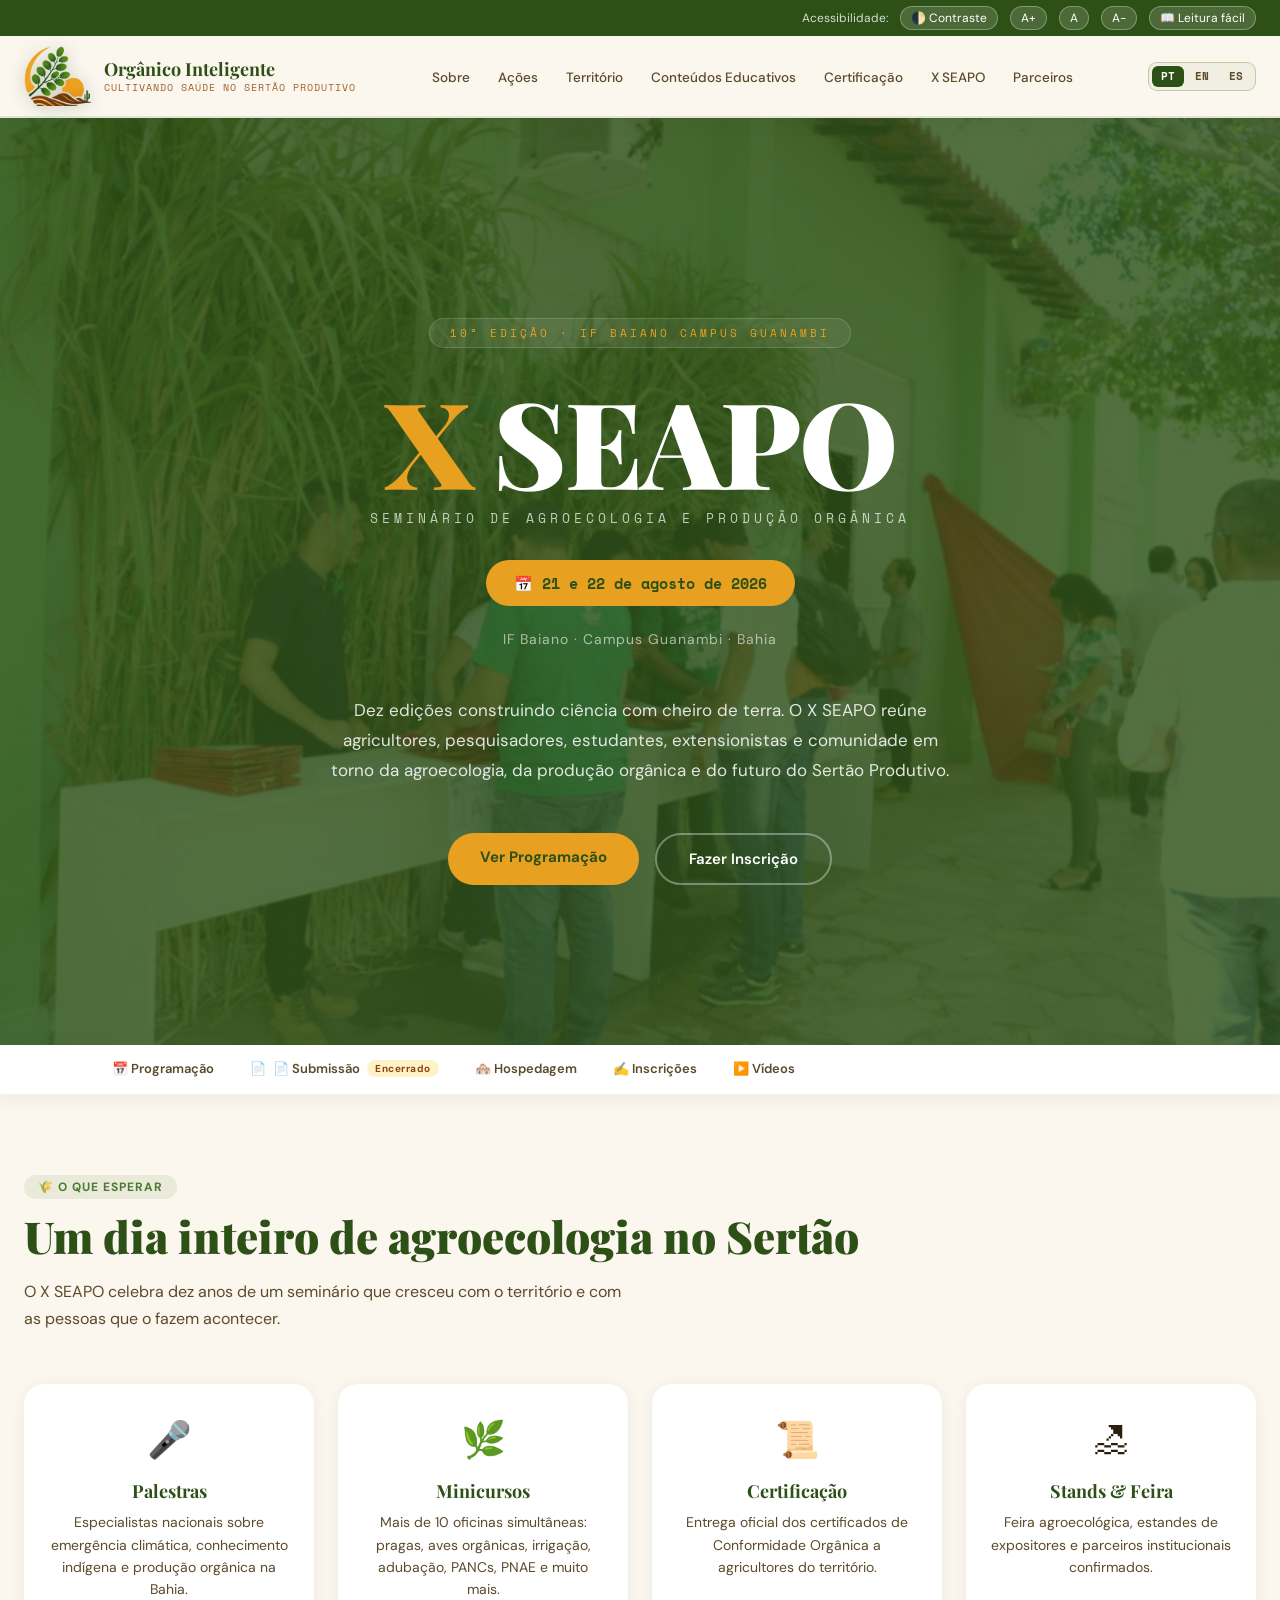
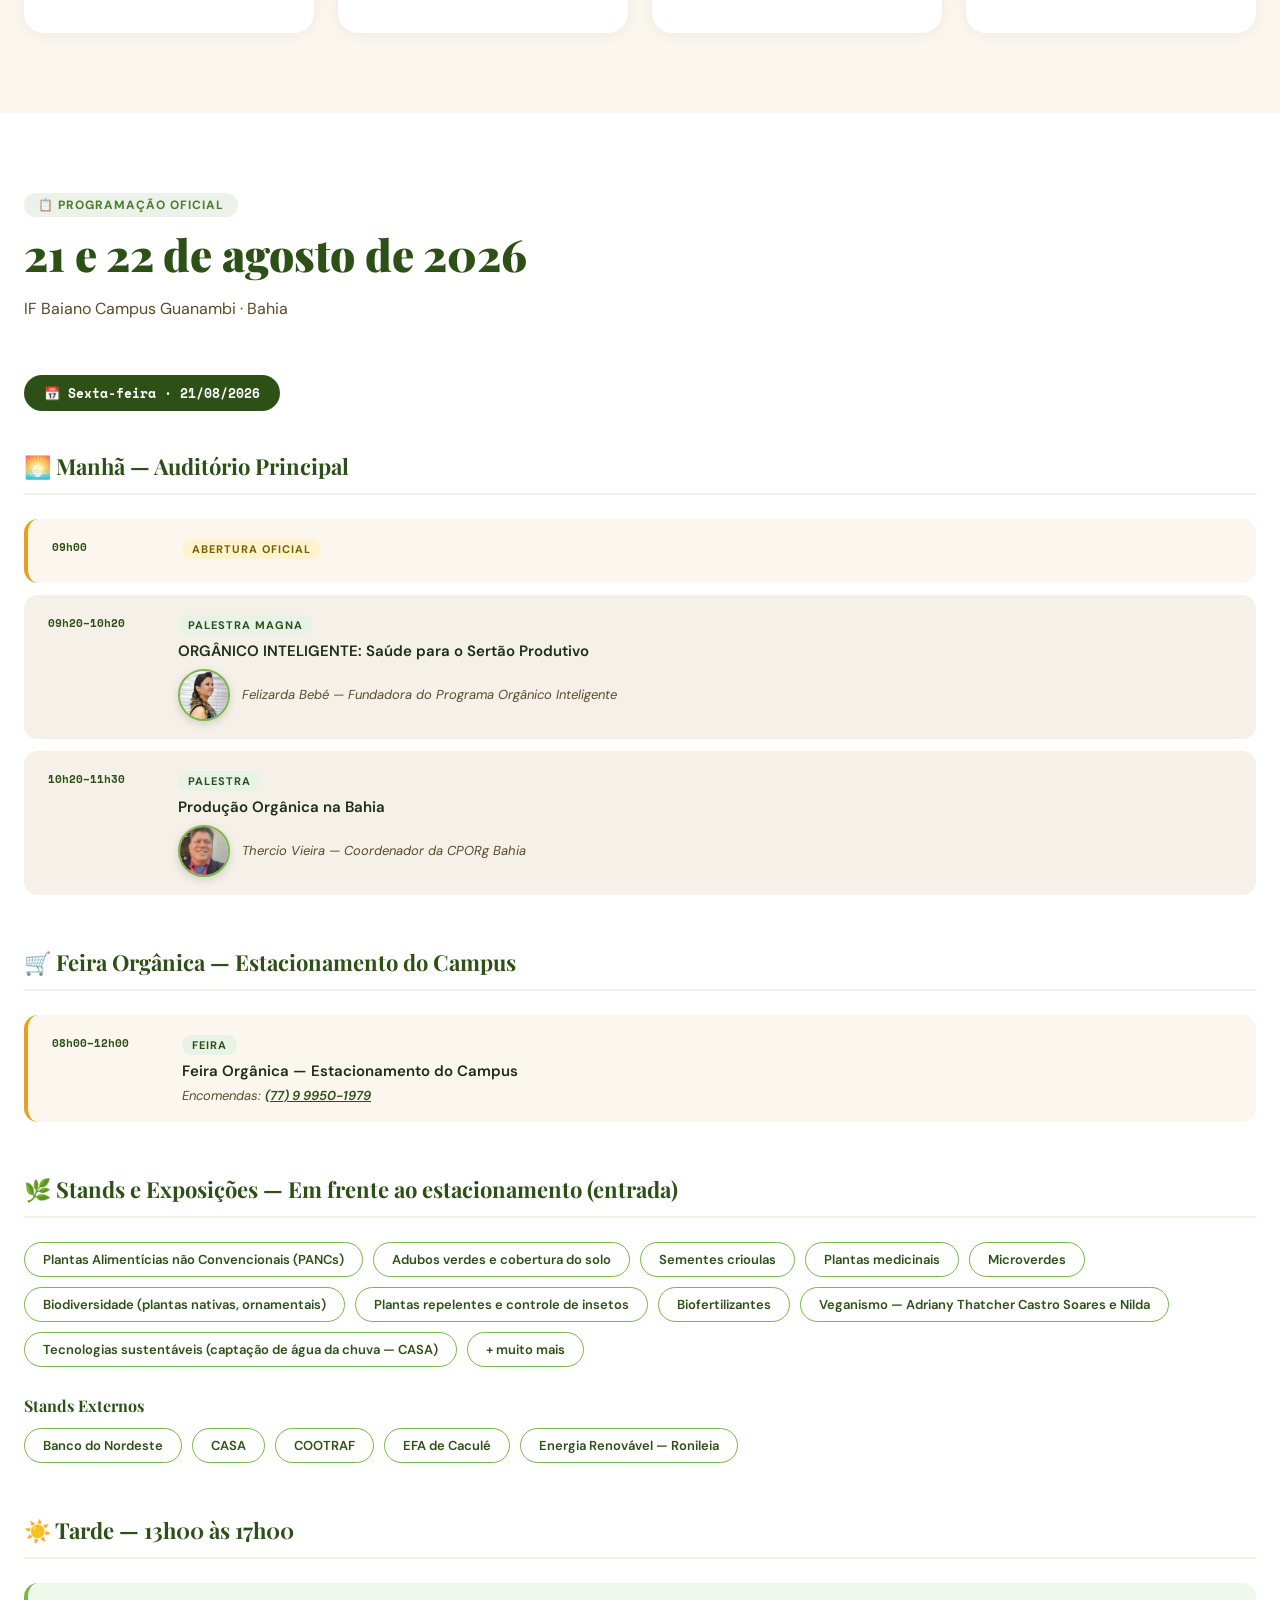
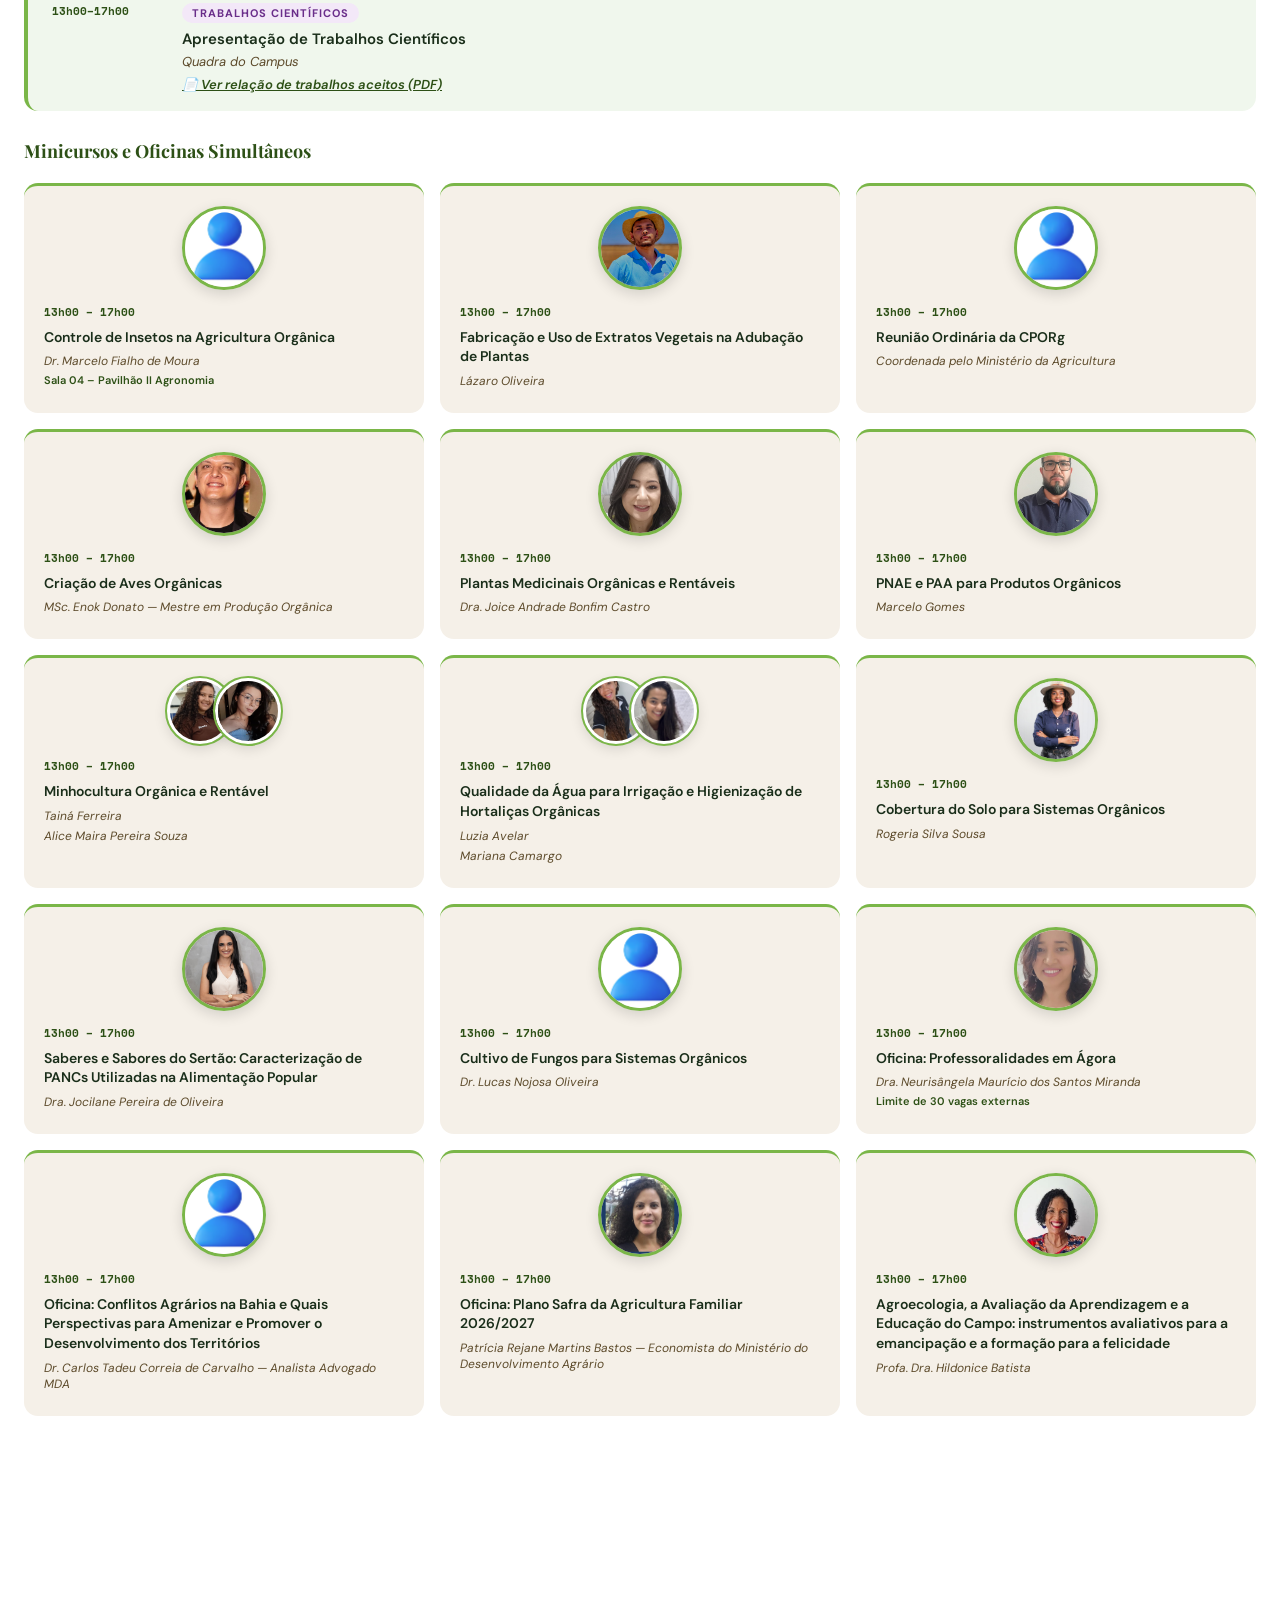
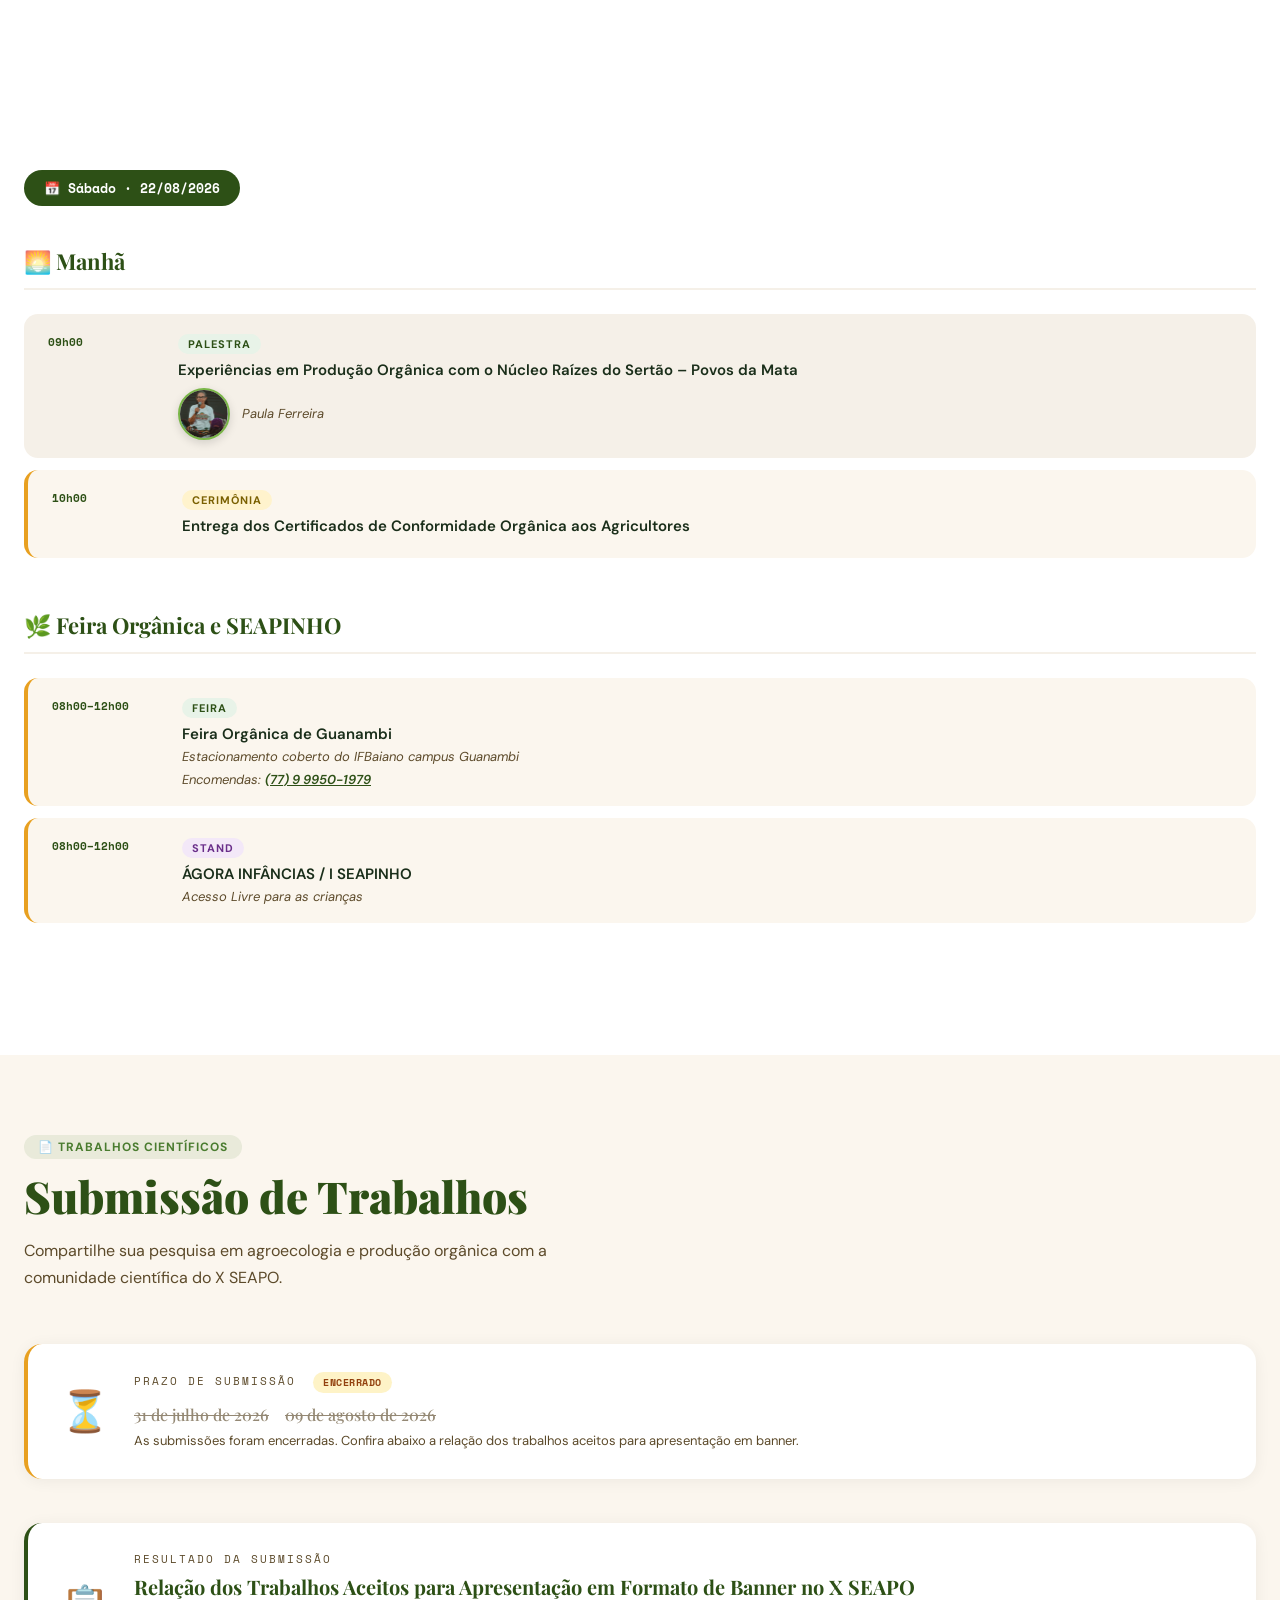
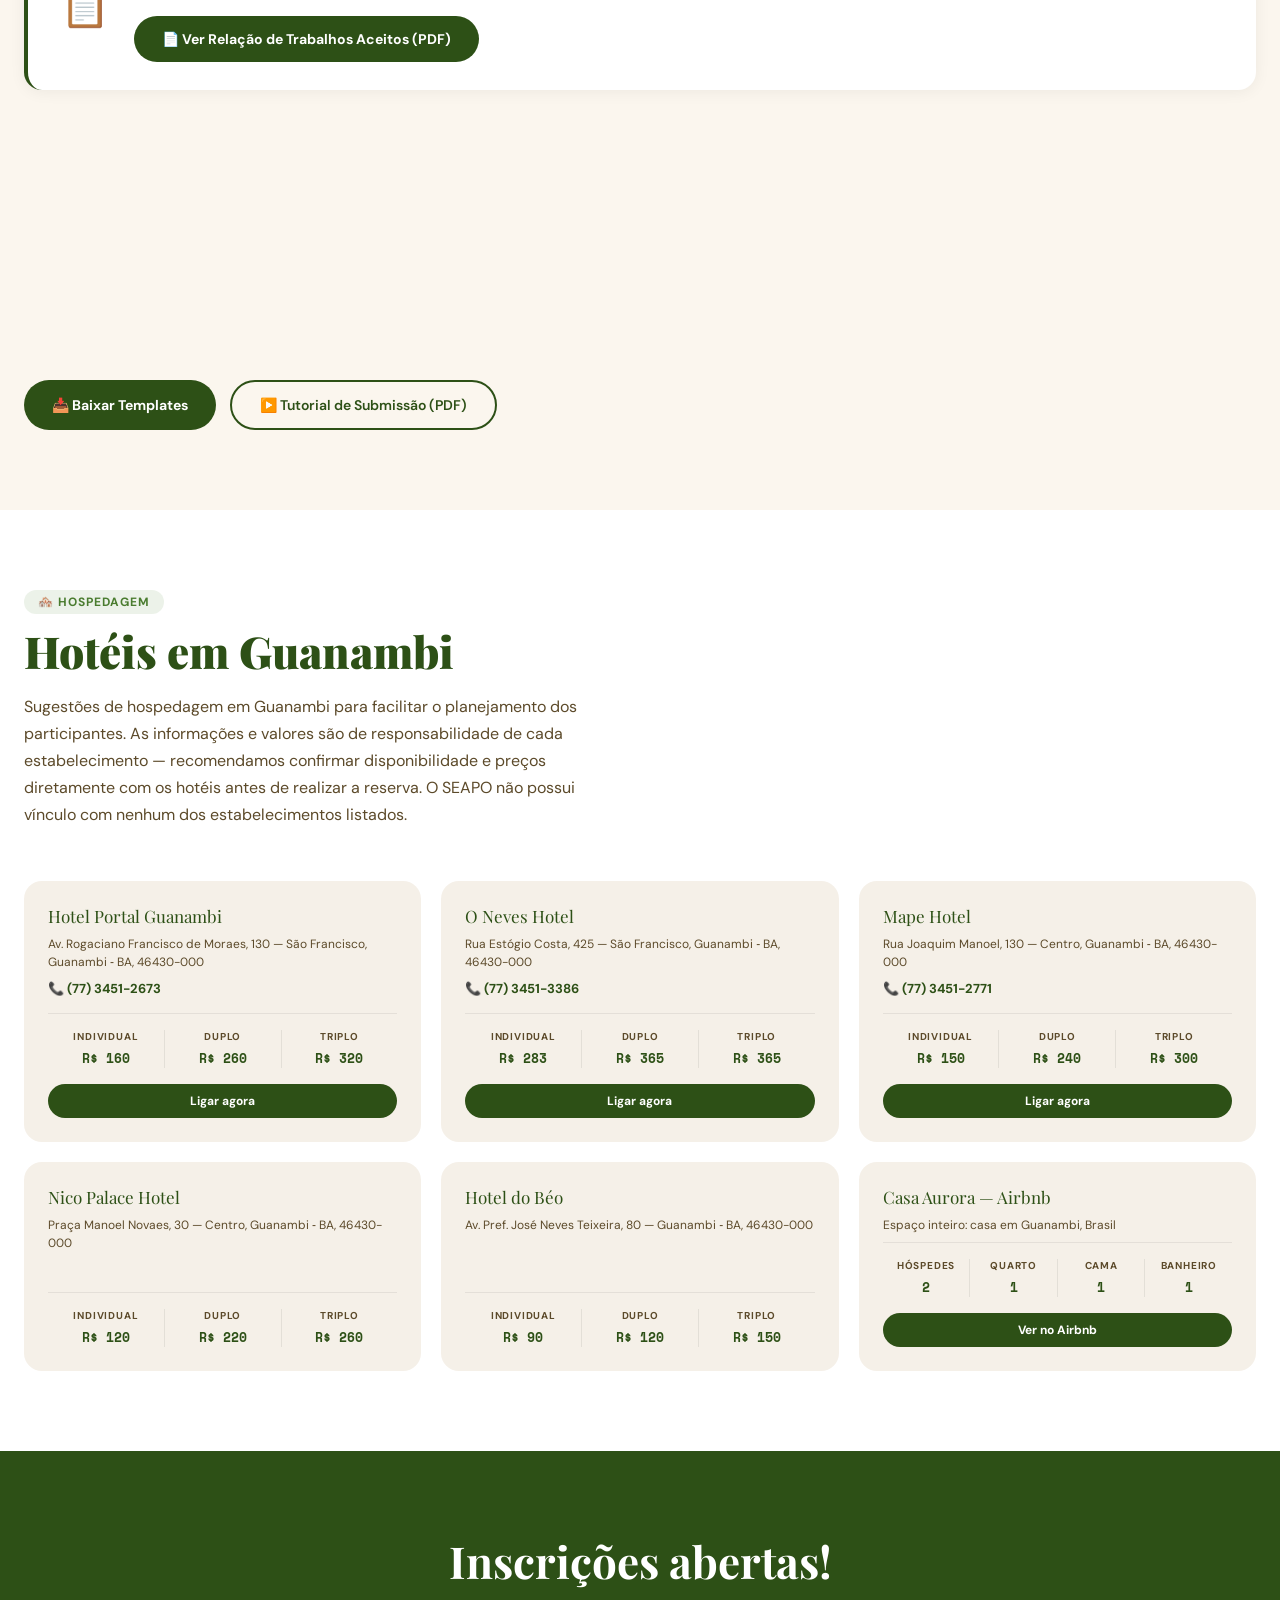
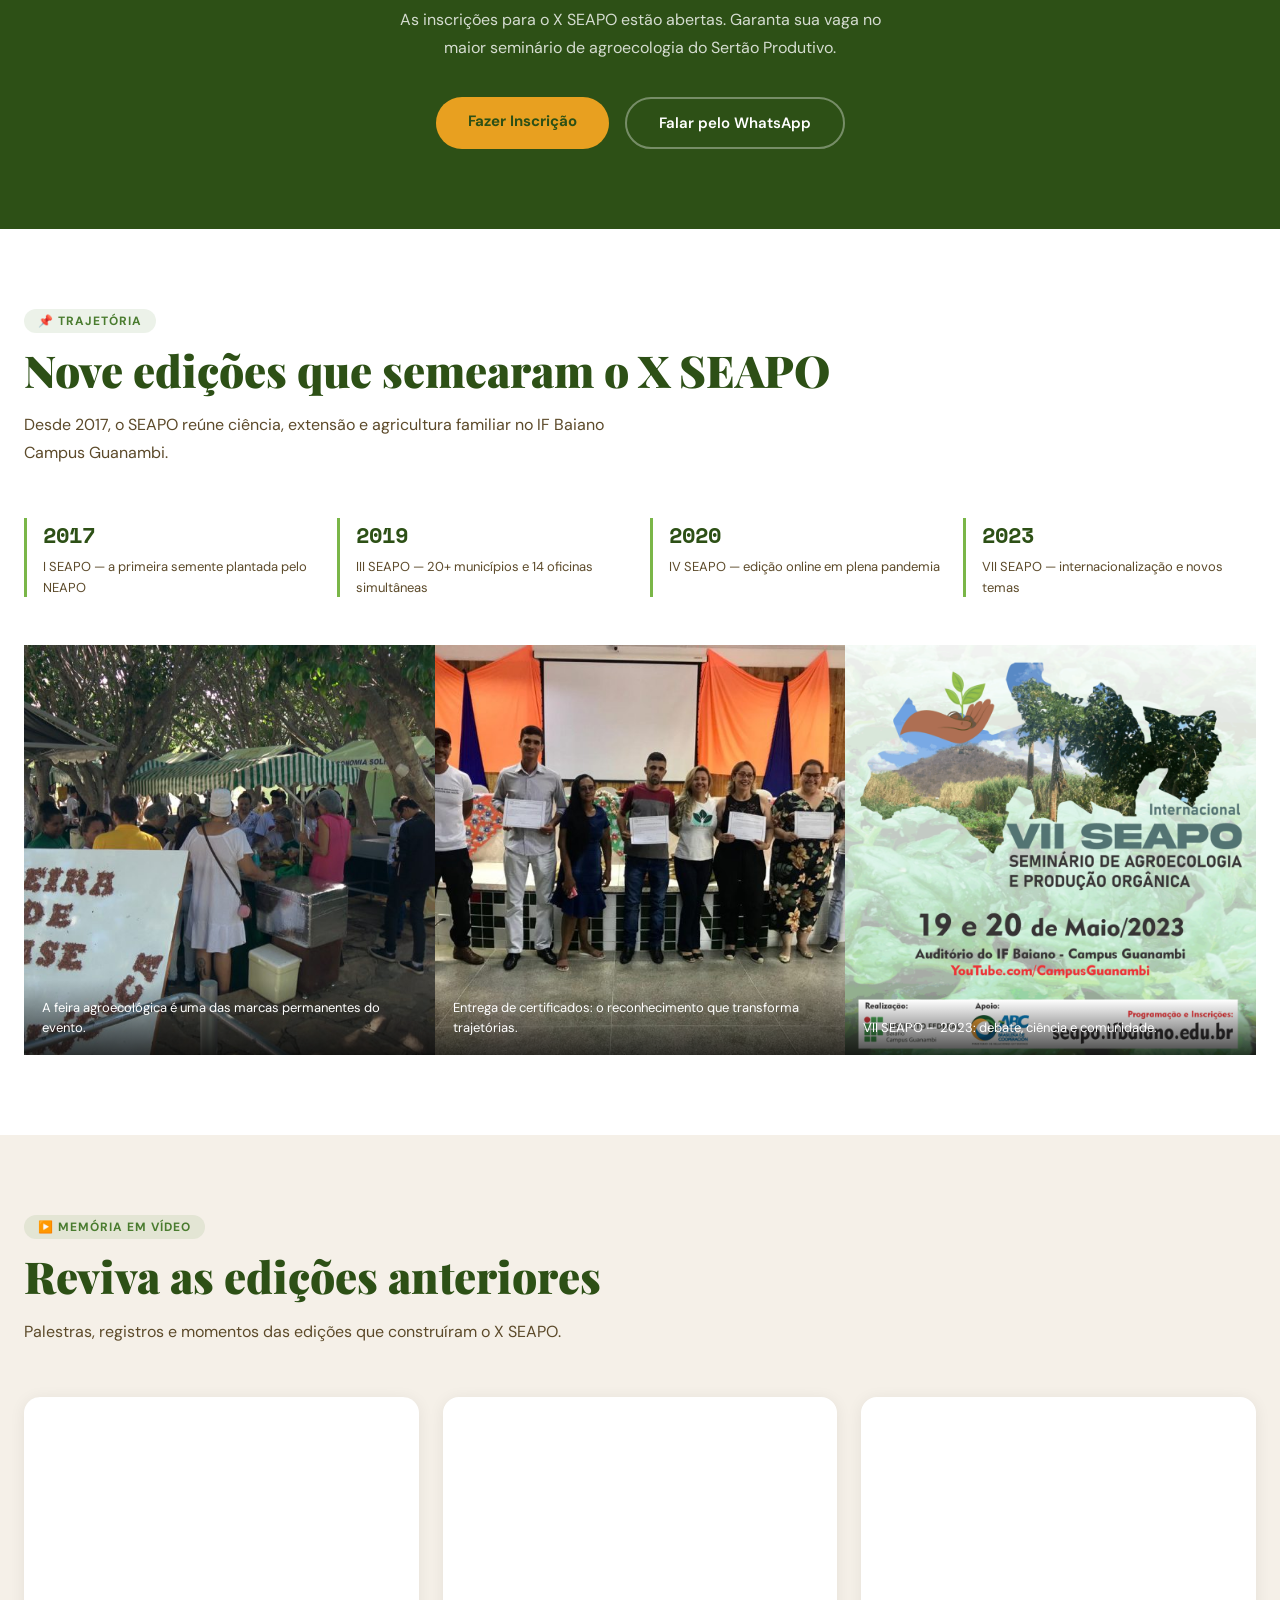
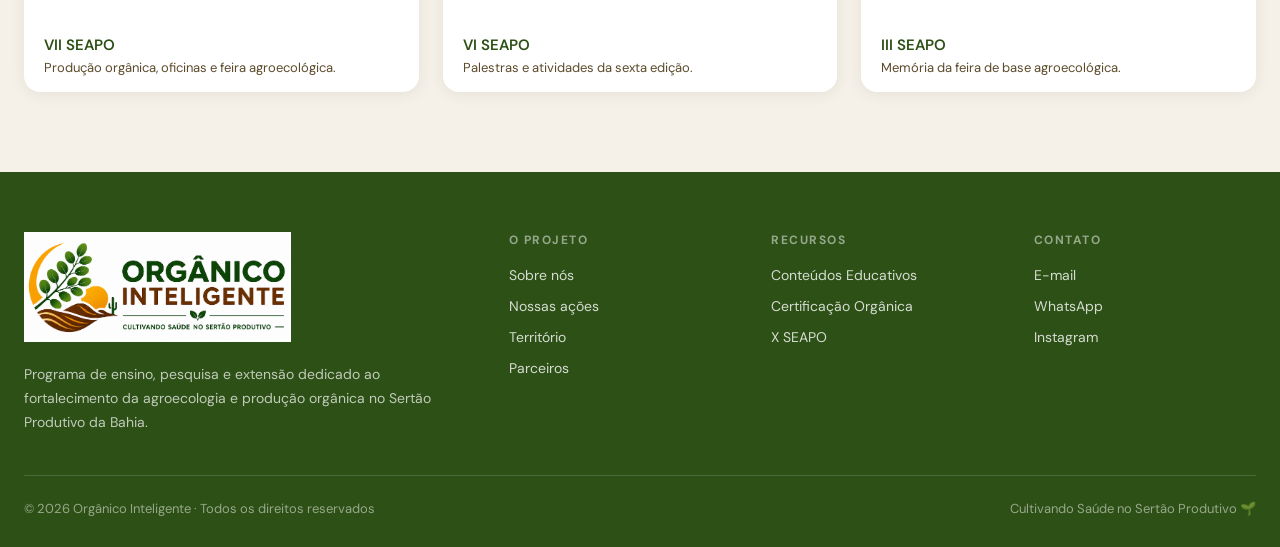
<file: pages/seapo.html>
<!DOCTYPE html>
<html lang="pt-BR">
<head>
  <!-- Google tag (gtag.js) -->
  <script async src="https://www.googletagmanager.com/gtag/js?id=G-PL5NJVYDZY"></script>
  <script>
    window.dataLayer = window.dataLayer || [];
    function gtag(){dataLayer.push(arguments);}
    gtag('js', new Date());

    gtag('config', 'G-PL5NJVYDZY');
  </script>
  <meta charset="UTF-8">
  <link rel="icon" type="image/x-icon" href="../favicon.ico">
  <link rel="icon" type="image/png" sizes="32x32" href="../favicon-32x32.png">
  <link rel="apple-touch-icon" sizes="180x180" href="../apple-touch-icon.png">
  <meta name="viewport" content="width=device-width, initial-scale=1.0">
  <meta http-equiv="Cache-Control" content="no-cache, no-store, must-revalidate">
  <meta http-equiv="Pragma" content="no-cache">
  <meta http-equiv="Expires" content="0">
  <meta name="description" content="X SEAPO 2026 – Seminário de Agroecologia e Produção Orgânica. 21 e 22 de agosto de 2026, IF Baiano Campus Guanambi, Bahia. Palestras, minicursos, certificação orgânica e feira agroecológica. Gratuito e aberto ao público." data-i18n-content="seapo.meta_desc">
  <meta name="keywords" content="SEAPO, X SEAPO, seminário agroecologia, produção orgânica, Guanambi, Bahia, IF Baiano, minicursos, certificação orgânica, feira agroecológica">
  <meta name="author" content="Orgânico Inteligente – IF Baiano Campus Guanambi">
  <meta name="robots" content="index, follow">
  <link rel="canonical" href="https://organicointeligente.com.br/pages/seapo.html">
  <link rel="alternate" hreflang="pt-BR" href="https://organicointeligente.com.br/pages/seapo.html">
  <link rel="alternate" hreflang="en" href="https://organicointeligente.com.br/pages/seapo.html?lang=en">
  <link rel="alternate" hreflang="es" href="https://organicointeligente.com.br/pages/seapo.html?lang=es">
  <link rel="alternate" hreflang="x-default" href="https://organicointeligente.com.br/pages/seapo.html">
  <!-- Open Graph -->
  <meta property="og:type" content="website">
  <meta property="og:url" content="https://organicointeligente.com.br/pages/seapo.html">
  <meta property="og:site_name" content="Orgânico Inteligente">
  <meta property="og:locale" content="pt_BR">
  <meta property="og:title" content="X SEAPO 2026 – Seminário de Agroecologia e Produção Orgânica" data-i18n-content="seapo.og_title">
  <meta property="og:description" content="21 e 22 de agosto de 2026 · IF Baiano Campus Guanambi, Bahia. Palestras, minicursos, certificação orgânica e feira agroecológica. Gratuito e aberto ao público." data-i18n-content="seapo.og_desc">
  <meta property="og:image" content="https://organicointeligente.com.br/assets/images/seapo/iii-seapo-seminario.jpeg">
  <!-- Twitter Card -->
  <meta name="twitter:card" content="summary_large_image">
  <meta name="twitter:title" content="X SEAPO 2026 – Seminário de Agroecologia e Produção Orgânica" data-i18n-content="seapo.og_title">
  <meta name="twitter:description" content="21 e 22 de agosto de 2026 · IF Baiano Campus Guanambi, Bahia. Gratuito e aberto ao público." data-i18n-content="seapo.twitter_desc">
  <meta name="twitter:image" content="https://organicointeligente.com.br/assets/images/seapo/iii-seapo-seminario.jpeg">
  <title>X SEAPO 2026 – Seminário de Agroecologia e Produção Orgânica | Orgânico Inteligente</title>
  <!-- JSON-LD: Evento -->
  <script type="application/ld+json" id="event-jsonld" data-i18n-json="name:seapo.og_title;description:seapo.event_json_desc">
  {
    "@context": "https://schema.org",
    "@type": "Event",
    "name": "X SEAPO 2026 – Seminário de Agroecologia e Produção Orgânica",
    "description": "Décima edição do Seminário de Agroecologia e Produção Orgânica, reunindo agricultores, pesquisadores, estudantes e comunidade no IF Baiano Campus Guanambi.",
    "startDate": "2026-08-21",
    "endDate": "2026-08-22",
    "eventStatus": "https://schema.org/EventScheduled",
    "eventAttendanceMode": "https://schema.org/OfflineEventAttendanceMode",
    "isAccessibleForFree": true,
    "url": "https://organicointeligente.com.br/pages/seapo.html",
    "image": "https://organicointeligente.com.br/assets/images/seapo/iii-seapo-seminario.jpeg",
    "location": {
      "@type": "Place",
      "name": "IF Baiano Campus Guanambi",
      "address": {
        "@type": "PostalAddress",
        "addressLocality": "Guanambi",
        "addressRegion": "BA",
        "addressCountry": "BR"
      }
    },
    "organizer": {
      "@type": "Organization",
      "name": "Orgânico Inteligente – IF Baiano",
      "url": "https://organicointeligente.com.br"
    }
  }
  </script>
  <link href="https://fonts.googleapis.com/css2?family=Playfair+Display:wght@700;900&family=DM+Sans:wght@300;400;500;600&family=Space+Mono:wght@400;700&display=swap" rel="stylesheet">
  <link rel="stylesheet" href="../assets/css/style.css?v=202611120954">
  <style>
    .xseapo-hero{position:relative;min-height:100vh;display:flex;align-items:center;justify-content:center;background:var(--verde);overflow:hidden;text-align:center}
    .xseapo-hero-bg{position:absolute;inset:0;background-image:url('../assets/images/seapo/iii-seapo-seminario.jpeg');background-size:cover;background-position:center;opacity:.18}
    .xseapo-hero-inner{position:relative;z-index:2;padding:120px 24px 80px;max-width:860px;margin:0 auto}
    .xseapo-edicao{display:inline-block;font-family:'Space Mono',monospace;font-size:11px;letter-spacing:3px;text-transform:uppercase;color:var(--dourado);background:rgba(255,255,255,.08);border:1px solid rgba(255,255,255,.15);border-radius:100px;padding:6px 20px;margin-bottom:32px}
    .xseapo-hero h1{font-family:'Playfair Display',serif;font-size:clamp(56px,12vw,120px);font-weight:900;color:white;line-height:1;letter-spacing:-2px;margin-bottom:8px}
    .xseapo-hero h1 em{font-style:normal;color:var(--dourado)}
    .xseapo-hero-sub{font-family:'Space Mono',monospace;font-size:13px;letter-spacing:4px;text-transform:uppercase;color:rgba(255,255,255,.7);margin-bottom:32px}
    .xseapo-data-badge{display:inline-flex;align-items:center;gap:10px;background:var(--dourado);color:var(--verde);font-family:'Space Mono',monospace;font-weight:700;font-size:15px;padding:12px 28px;border-radius:100px;margin-bottom:24px}
    .xseapo-local{font-size:14px;color:rgba(255,255,255,.6);letter-spacing:1px;margin-bottom:48px}
    .xseapo-hero-desc{font-size:17px;color:rgba(255,255,255,.85);line-height:1.75;max-width:640px;margin:0 auto 48px}
    .xseapo-cta-group{display:flex;gap:16px;justify-content:center;flex-wrap:wrap}
    .btn-primario{background:var(--dourado);color:var(--verde);font-weight:700;font-size:15px;padding:14px 32px;border-radius:100px;text-decoration:none;transition:transform .2s,box-shadow .2s}
    .btn-primario:hover{transform:translateY(-2px);box-shadow:0 8px 24px rgba(0,0,0,.25)}
    .btn-secundario{background:transparent;color:white;font-weight:600;font-size:15px;padding:14px 32px;border-radius:100px;border:2px solid rgba(255,255,255,.35);text-decoration:none;transition:border-color .2s,background .2s}
    .btn-secundario:hover{border-color:white;background:rgba(255,255,255,.08)}
    .xseapo-aviso{background:var(--dourado);color:var(--verde);text-align:center;padding:14px 24px;font-size:13px;font-weight:600;letter-spacing:.5px}
    .xseapo-aviso span{font-family:'Space Mono',monospace}
    .xseapo-destaques{background:var(--creme);padding:80px 24px}
    .xseapo-destaques-grid{display:grid;grid-template-columns:repeat(4,1fr);gap:24px;margin-top:52px}
    .xseapo-destaque-card{background:white;border-radius:20px;padding:32px 24px;text-align:center;box-shadow:0 2px 16px rgba(0,0,0,.06)}
    .xseapo-destaque-card .icon{font-size:36px;margin-bottom:16px;display:block}
    .xseapo-destaque-card h3{font-family:'Playfair Display',serif;font-size:18px;color:var(--verde);margin-bottom:8px}
    .xseapo-destaque-card p{font-size:14px;color:var(--texto-suave);line-height:1.6}
    .xseapo-prog{background:white;padding:80px 24px}
    .prog-dia-label{display:inline-flex;align-items:center;gap:8px;background:var(--verde);color:white;font-family:'Space Mono',monospace;font-size:13px;font-weight:700;padding:8px 20px;border-radius:100px;margin-bottom:40px}
    .prog-turno{margin-bottom:52px}
    .prog-turno-titulo{font-family:'Playfair Display',serif;font-size:22px;color:var(--verde);margin-bottom:24px;padding-bottom:12px;border-bottom:2px solid var(--cinza);display:flex;align-items:center;gap:10px}
    .prog-lista{display:flex;flex-direction:column;gap:12px}
    .prog-item{display:grid;grid-template-columns:110px 1fr;gap:20px;align-items:start;background:var(--cinza);border-radius:14px;padding:18px 24px;transition:transform .15s}
    .prog-item:hover{transform:translateX(4px)}
    .prog-item.destaque{background:var(--creme);border-left:4px solid var(--dourado)}
    .prog-item.especial{background:#f0f7ed;border-left:4px solid var(--verde-claro)}
    .prog-horario{font-family:'Space Mono',monospace;font-size:11px;font-weight:700;color:var(--verde);padding-top:2px}
    .prog-titulo{font-weight:600;font-size:15px;color:#1a2e1a;margin-bottom:4px}
    .prog-speaker{font-size:13px;color:var(--texto-suave);font-style:italic}
    .prog-tag{display:inline-block;font-size:11px;font-weight:700;letter-spacing:1px;text-transform:uppercase;padding:3px 10px;border-radius:100px;margin-bottom:6px}
    .prog-tag.palestra{background:#e8f3e8;color:var(--verde)}
    .prog-tag.cerimonia{background:#fff3cd;color:#7a6000}
    .prog-tag.lancamento{background:#f3e8f8;color:#6a2e8a}
    .minicursos-grid{display:grid;grid-template-columns:repeat(3,1fr);gap:16px}
    .minicurso-card{background:var(--cinza);border-radius:14px;padding:20px;border-top:3px solid var(--verde-claro)}
    .minicurso-card .mc-horario{font-family:'Space Mono',monospace;font-size:11px;color:var(--verde);font-weight:700;margin-bottom:8px}
    .minicurso-card h4{font-size:14px;font-weight:600;color:#1a2e1a;margin-bottom:6px;line-height:1.4}
    .minicurso-card .mc-ministrante{font-size:12px;color:var(--texto-suave);font-style:italic;margin-bottom:4px}
    .minicurso-card .mc-sala{font-size:11px;color:var(--verde);font-weight:600}
    .xseapo-stands{background:var(--creme);padding:60px 24px}
    .stands-chips{display:flex;flex-wrap:wrap;gap:10px;margin-top:28px}
    .stand-chip{background:white;border:1.5px solid var(--verde-claro);color:var(--verde);font-size:13px;font-weight:600;padding:8px 18px;border-radius:100px}
    .xseapo-inscricoes{background:var(--verde);padding:80px 24px;text-align:center}
    .xseapo-inscricoes h2{font-family:'Playfair Display',serif;font-size:clamp(28px,5vw,44px);color:white;margin-bottom:16px}
    .xseapo-inscricoes p{color:rgba(255,255,255,.8);font-size:16px;line-height:1.7;max-width:520px;margin:0 auto 36px}
    .badge-breve{display:inline-block;background:rgba(255,255,255,.12);border:1.5px solid rgba(255,255,255,.3);color:var(--dourado);font-family:'Space Mono',monospace;font-size:12px;letter-spacing:2px;padding:8px 20px;border-radius:100px;margin-bottom:28px}
    .xseapo-memoria{background:white;padding:80px 24px}
    .memoria-mini-grid{display:grid;grid-template-columns:repeat(4,1fr);gap:20px;margin-top:48px}
    .memoria-mini-card{border-left:3px solid var(--verde-claro);padding-left:16px}
    .memoria-mini-card strong{font-family:'Space Mono',monospace;font-size:22px;color:var(--verde);display:block;margin-bottom:4px}
    .memoria-mini-card span{font-size:13px;color:var(--texto-suave)}
    .xseapo-videos{background:var(--cinza);padding:80px 24px}
    .xseapo-video-grid{display:grid;grid-template-columns:repeat(3,1fr);gap:24px;margin-top:48px}
    .xseapo-video-item{border-radius:16px;overflow:hidden;background:white;box-shadow:0 2px 16px rgba(0,0,0,.07)}
    .xseapo-video-item iframe{width:100%;aspect-ratio:16/9;display:block;border:0}
    .xseapo-video-item div{padding:16px 20px}
    .xseapo-video-item h3{font-size:15px;font-weight:600;color:var(--verde);margin-bottom:4px}
    .xseapo-video-item p{font-size:13px;color:var(--texto-suave)}
    /* Fotos dos palestrantes – prog-items */
    .prog-speaker-row{display:flex;align-items:center;gap:12px;margin-top:8px}
    .prog-foto{width:52px;height:52px;border-radius:50%;object-fit:cover;border:2.5px solid var(--verde-claro);flex-shrink:0;box-shadow:0 3px 10px rgba(0,0,0,.14)}
    /* Fotos dos ministrantes – minicurso-cards */
    .mc-foto{width:84px;height:84px;border-radius:50%;object-fit:cover;border:3px solid var(--verde-claro);display:block;margin:0 auto 14px;box-shadow:0 4px 14px rgba(0,0,0,.14);transition:transform .2s}
    .minicurso-card:hover .mc-foto{transform:scale(1.06)}
    .mc-fotos-dupla{display:flex;justify-content:center;gap:0;margin-bottom:14px}
    .mc-fotos-dupla .mc-foto{width:66px;height:66px;margin:0;border:3px solid white;outline:2.5px solid var(--verde-claro)}
    .mc-fotos-dupla .mc-foto:last-child{margin-left:-18px}
    /* Subnav do X SEAPO */
    .seapo-subnav{background:white;border-bottom:1.5px solid var(--cinza);position:sticky;top:60px;z-index:90}
    .seapo-subnav-inner{display:flex;align-items:center;max-width:1140px;margin:0 auto;overflow-x:auto;scrollbar-width:none;padding:0 24px}
    .seapo-subnav-inner::-webkit-scrollbar{display:none}
    .seapo-subnav a{display:inline-flex;align-items:center;gap:7px;white-space:nowrap;padding:15px 18px;font-size:13px;font-weight:600;color:var(--texto-suave);text-decoration:none;border-bottom:2.5px solid transparent;transition:color .15s,border-color .15s}
    .seapo-subnav a:hover{color:var(--verde);border-bottom-color:var(--verde)}
    .seapo-subnav .subnav-badge{background:#fef3c7;color:#92400e;font-size:10px;font-weight:700;letter-spacing:.5px;padding:2px 8px;border-radius:100px}
    /* Submissão */
    .xseapo-submissao{background:var(--creme);padding:80px 24px}
    .submissao-prazo-banner{display:flex;align-items:center;gap:24px;background:white;border-radius:18px;padding:28px 32px;margin-bottom:44px;border-left:4px solid var(--dourado);box-shadow:0 2px 16px rgba(0,0,0,.06)}
    .prazo-icon{font-size:40px;flex-shrink:0}
    .prazo-label{font-family:'Space Mono',monospace;font-size:11px;letter-spacing:2px;text-transform:uppercase;color:var(--texto-suave);margin-bottom:4px}
    .prazo-tag-prorrogado{display:inline-block;background:#fef3c7;color:#92400e;font-family:'Space Mono',monospace;font-size:10px;font-weight:700;letter-spacing:.5px;text-transform:uppercase;padding:3px 10px;border-radius:100px;margin-left:8px;vertical-align:middle}
    .prazo-data{font-family:'Playfair Display',serif;font-size:26px;font-weight:700;color:var(--verde);line-height:1.1}
    .prazo-data-antiga{font-size:16px;font-weight:500;color:var(--texto-suave);text-decoration:line-through;opacity:.65;margin-right:10px}
    .prazo-note{font-size:13px;color:var(--texto-suave);margin-top:6px;line-height:1.5}
    .submissao-resultado-banner{display:flex;align-items:center;gap:24px;background:white;border-radius:18px;padding:28px 32px;margin-bottom:44px;border-left:4px solid var(--verde);box-shadow:0 2px 16px rgba(0,0,0,.06)}
    .resultado-label{font-family:'Space Mono',monospace;font-size:11px;letter-spacing:2px;text-transform:uppercase;color:var(--texto-suave);margin-bottom:6px}
    .resultado-titulo{font-family:'Playfair Display',serif;font-size:20px;font-weight:700;color:var(--verde);line-height:1.35;margin-bottom:16px}
    .submissao-modalidades{display:grid;grid-template-columns:repeat(3,1fr);gap:20px;margin-bottom:40px}
    .submissao-mod-card{background:white;border-radius:16px;padding:28px 24px;box-shadow:0 2px 12px rgba(0,0,0,.05);border-top:3px solid var(--verde-claro)}
    .submissao-mod-card .sm-icon{font-size:30px;display:block;margin-bottom:14px}
    .submissao-mod-card h4{font-family:'Playfair Display',serif;font-size:17px;color:var(--verde);margin-bottom:8px}
    .submissao-mod-card p{font-size:13px;color:var(--texto-suave);line-height:1.65}
    .submissao-ctas{display:flex;gap:14px;flex-wrap:wrap}
    .btn-drive{display:inline-flex;align-items:center;gap:8px;background:var(--verde);color:white;font-weight:700;font-size:14px;padding:14px 28px;border-radius:100px;text-decoration:none;transition:transform .2s,box-shadow .2s}
    .btn-drive:hover{transform:translateY(-2px);box-shadow:0 8px 24px rgba(0,0,0,.18)}
    .btn-drive-sec{display:inline-flex;align-items:center;gap:8px;background:transparent;color:var(--verde);font-weight:600;font-size:14px;padding:14px 28px;border-radius:100px;border:2px solid var(--verde);text-decoration:none;transition:background .2s,color .2s}
    .btn-drive-sec:hover{background:var(--verde);color:white}
    /* Hospedagem */
    .xseapo-hospedagem{background:white;padding:80px 24px}
    .hoteis-grid{display:grid;grid-template-columns:repeat(3,1fr);gap:20px;margin-top:48px}
    .hotel-card{background:var(--cinza);border-radius:18px;padding:24px;display:flex;flex-direction:column;transition:transform .15s,box-shadow .15s}
    .hotel-card:hover{transform:translateY(-3px);box-shadow:0 8px 24px rgba(0,0,0,.1)}
    .hotel-nome{font-family:'Playfair Display',serif;font-size:17px;color:var(--verde);margin-bottom:8px}
    .hotel-endereco{font-size:12px;color:var(--texto-suave);line-height:1.55;margin-bottom:8px}
    .hotel-tel{font-size:13px;font-weight:700;color:var(--verde);margin-bottom:16px;display:block;text-decoration:none}
    .hotel-tel:hover{text-decoration:underline}
    .hotel-precos{display:flex;border-top:1.5px solid rgba(0,0,0,.07);padding-top:16px;margin-top:auto}
    .hotel-preco-item{flex:1;text-align:center}
    .hotel-preco-item+.hotel-preco-item{border-left:1.5px solid rgba(0,0,0,.07)}
    .hotel-preco-tipo{font-size:10px;font-weight:700;letter-spacing:.8px;text-transform:uppercase;color:var(--texto-suave);margin-bottom:5px}
    .hotel-preco-valor{font-family:'Space Mono',monospace;font-size:13px;font-weight:700;color:var(--verde)}
    .hotel-ligar{display:block;text-align:center;background:var(--verde);color:white;font-size:12px;font-weight:700;padding:9px 0;border-radius:100px;text-decoration:none;margin-top:16px;transition:opacity .15s}
    .hotel-ligar:hover{opacity:.85}
    @media(max-width:1024px){.xseapo-destaques-grid{grid-template-columns:repeat(2,1fr)}.minicursos-grid{grid-template-columns:repeat(2,1fr)}.memoria-mini-grid{grid-template-columns:repeat(2,1fr)}.xseapo-video-grid{grid-template-columns:repeat(2,1fr)}.hoteis-grid{grid-template-columns:repeat(2,1fr)}}
    @media(max-width:640px){.xseapo-destaques-grid{grid-template-columns:1fr}.minicursos-grid{grid-template-columns:1fr}.prog-item{grid-template-columns:1fr;gap:4px}.prog-foto{width:44px;height:44px}.memoria-mini-grid{grid-template-columns:repeat(2,1fr)}.xseapo-video-grid{grid-template-columns:1fr}.submissao-modalidades{grid-template-columns:1fr}.hoteis-grid{grid-template-columns:1fr}.submissao-prazo-banner{flex-direction:column;gap:12px;text-align:center}.submissao-resultado-banner{flex-direction:column;gap:12px;text-align:center}}
  </style>
  <style>
    .nav-lang-toggle{display:flex;align-items:center;gap:2px;background:rgba(74,124,47,.06);border:1px solid rgba(74,124,47,.3);border-radius:9px;padding:3px;flex-shrink:0;}
    .nav-lang-toggle .lang-opt{background:none;border:0;font-family:'Space Mono',monospace;font-size:11px;font-weight:700;color:var(--texto-suave);padding:5px 9px;border-radius:6px;cursor:pointer;transition:.15s;line-height:1;}
    .nav-lang-toggle .lang-opt:hover{color:var(--verde);}
    .nav-lang-toggle .lang-opt[aria-current="true"]{background:var(--verde);color:#fff;}
  </style>
  <script src="../assets/js/i18n.js?v=202611120954"></script>
</head>
<body id="topo" data-i18n-title="seapo.page_title">

<a href="#main-content" class="skip-link" data-i18n="nav.skip">Ir para o conteúdo principal</a>

<div class="acess-bar" role="toolbar" data-i18n-attr="aria-label:acess.bar_aria" aria-label="Ferramentas de acessibilidade">
  <span data-i18n="acess.label">Acessibilidade:</span>
  <button class="acess-btn" onclick="toggleContraste()" data-i18n-attr="aria-label:acess.contraste_aria;title:acess.contraste_title" aria-label="Alternar alto contraste" title="Alto Contraste" data-i18n="acess.contraste">&#127763; Contraste</button>
  <button class="acess-btn" onclick="aumentarFonte()" data-i18n-attr="aria-label:acess.aumentar_aria;title:acess.aumentar_title" aria-label="Aumentar fonte" title="Aumentar fonte" data-i18n="acess.aumentar">A+</button>
  <button class="acess-btn" onclick="resetarFonte()" data-i18n-attr="aria-label:acess.resetar_aria;title:acess.resetar_title" aria-label="Fonte padrão" title="Fonte padrão" data-i18n="acess.resetar">A</button>
  <button class="acess-btn" onclick="diminuirFonte()" data-i18n-attr="aria-label:acess.diminuir_aria;title:acess.diminuir_title" aria-label="Diminuir fonte" title="Diminuir fonte" data-i18n="acess.diminuir">A-</button>
  <button class="acess-btn" onclick="toggleLeituraSimples()" data-i18n-attr="aria-label:acess.leitura_aria;title:acess.leitura_title" aria-label="Leitura simplificada" title="Leitura simples" data-i18n="acess.leitura">&#128214; Leitura f&#225;cil</button>
</div>

<nav role="navigation" data-i18n-attr="aria-label:nav.aria_main" aria-label="Menu principal">
  <div class="nav-inner">
    <a href="../index.html#topo" class="nav-logo" data-i18n-attr="aria-label:nav.logo_aria" aria-label="P&#225;gina inicial - Org&#226;nico Inteligente">
      <img src="../assets/images/logo/logo_icon.png" alt="Logo Org&#226;nico Inteligente" class="nav-logo-img">
      <div class="nav-logo-text">
        <span class="top">Org&#226;nico Inteligente</span>
        <span class="bottom" data-i18n="nav.tagline">Cultivando Sa&#250;de no Sert&#227;o Produtivo</span>
      </div>
    </a>
    <button class="hamburger" onclick="toggleMenu()" data-i18n-attr="aria-label:nav.hamburger_aria" aria-label="Abrir menu" aria-expanded="false" id="hamburger">
      <span></span><span></span><span></span>
    </button>
    <ul class="nav-links" id="nav-links" role="menubar"></ul>
    <div class="nav-lang-toggle" role="group" data-i18n-attr="aria-label:lang.toggle_aria" aria-label="Selecionar idioma">
      <button type="button" class="lang-opt" data-lang="pt" onclick="setLang('pt')" data-i18n-attr="aria-label:lang.pt_label" aria-label="Português">PT</button>
      <button type="button" class="lang-opt" data-lang="en" onclick="setLang('en')" data-i18n-attr="aria-label:lang.en_label" aria-label="English">EN</button>
      <button type="button" class="lang-opt" data-lang="es" onclick="setLang('es')" data-i18n-attr="aria-label:lang.es_label" aria-label="Español">ES</button>
    </div>
  </div>
</nav>
<script src="../assets/js/nav.js?v=202611120954"></script>

<main id="main-content">

  <section class="xseapo-hero" data-i18n-attr="aria-label:seapo.hero_aria" aria-label="X SEAPO 2026">
    <div class="xseapo-hero-bg"></div>
    <div class="xseapo-hero-inner">
      <div class="xseapo-edicao" data-i18n="seapo.edicao_badge">10&#170; Edi&#231;&#227;o &middot; IF Baiano Campus Guanambi</div>
      <h1><em>X</em> SEAPO</h1>
      <p class="xseapo-hero-sub" data-i18n="seapo.hero_sub">Semin&#225;rio de Agroecologia e Produ&#231;&#227;o Org&#226;nica</p>
      <div class="xseapo-data-badge" data-i18n="seapo.data_badge">&#128197; 21 e 22 de agosto de 2026</div>
      <p class="xseapo-local" data-i18n="seapo.local">IF Baiano &middot; Campus Guanambi &middot; Bahia</p>
      <p class="xseapo-hero-desc" data-i18n="seapo.hero_desc">Dez edi&#231;&#245;es construindo ci&#234;ncia com cheiro de terra. O X SEAPO re&#250;ne agricultores, pesquisadores, estudantes, extensionistas e comunidade em torno da agroecologia, da produ&#231;&#227;o org&#226;nica e do futuro do Sert&#227;o Produtivo.</p>
      <div class="xseapo-cta-group">
        <a href="#programacao" class="btn-primario" data-i18n="seapo.cta_prog">Ver Programa&#231;&#227;o</a>
        <a href="https://suap.ifbaiano.edu.br/eventos/inscricao/3142/" target="_blank" rel="noopener noreferrer" class="btn-secundario" data-i18n="seapo.cta_inscricao">Fazer Inscri&#231;&#227;o</a>
      </div>
    </div>
  </section>

  <nav class="seapo-subnav" data-i18n-attr="aria-label:seapo.subnav_aria" aria-label="Navega&#231;&#227;o X SEAPO">
    <div class="seapo-subnav-inner">
      <a href="#programacao" data-i18n="seapo.nav_prog">&#128197; Programa&#231;&#227;o</a>
      <a href="#submissao">&#128196; <span data-i18n="seapo.nav_submissao">Submiss&#227;o</span> <span class="subnav-badge" data-i18n="seapo.nav_submissao_badge">Prorrogado: 09/08</span></a>
      <a href="#hospedagem" data-i18n="seapo.nav_hospedagem">&#127968; Hospedagem</a>
      <a href="#inscricoes" data-i18n="seapo.nav_inscricoes">&#9997;&#65039; Inscri&#231;&#245;es</a>
      <a href="#videos" data-i18n="seapo.nav_videos">&#9654;&#65039; V&#237;deos</a>
    </div>
  </nav>

  <section class="xseapo-destaques" data-i18n-attr="aria-label:seapo.dest_aria" aria-label="O que esperar do X SEAPO">
    <div class="section-inner">
      <div class="section-header">
        <div class="section-tag" data-i18n="seapo.dest_tag">&#127806; O que esperar</div>
        <h2 class="section-title" data-i18n="seapo.dest_titulo">Um dia inteiro de agroecologia no Sert&#227;o</h2>
        <p class="section-desc" data-i18n="seapo.dest_desc">O X SEAPO celebra dez anos de um semin&#225;rio que cresceu com o territ&#243;rio e com as pessoas que o fazem acontecer.</p>
      </div>
      <div class="xseapo-destaques-grid">
        <div class="xseapo-destaque-card reveal">
          <span class="icon">&#127908;</span>
          <h3 data-i18n="seapo.dest1_titulo">Palestras</h3>
          <p data-i18n="seapo.dest1_desc">Especialistas nacionais sobre emerg&#234;ncia clim&#225;tica, conhecimento ind&#237;gena e produ&#231;&#227;o org&#226;nica na Bahia.</p>
        </div>
        <div class="xseapo-destaque-card reveal reveal-delay-1">
          <span class="icon">&#127807;</span>
          <h3 data-i18n="seapo.dest2_titulo">Minicursos</h3>
          <p data-i18n="seapo.dest2_desc">Mais de 10 oficinas simult&#226;neas: pragas, aves org&#226;nicas, irriga&#231;&#227;o, aduba&#231;&#227;o, PANCs, PNAE e muito mais.</p>
        </div>
        <div class="xseapo-destaque-card reveal reveal-delay-2">
          <span class="icon">&#128220;</span>
          <h3 data-i18n="seapo.dest3_titulo">Certifica&#231;&#227;o</h3>
          <p data-i18n="seapo.dest3_desc">Entrega oficial dos certificados de Conformidade Org&#226;nica a agricultores do territ&#243;rio.</p>
        </div>
        <div class="xseapo-destaque-card reveal reveal-delay-3">
          <span class="icon">&#127958;</span>
          <h3 data-i18n="seapo.dest4_titulo">Stands &amp; Feira</h3>
          <p data-i18n="seapo.dest4_desc">Feira agroecológica, estandes de expositores e parceiros institucionais confirmados.</p>
        </div>
      </div>
    </div>
  </section>

  <section class="xseapo-prog" id="programacao" data-i18n-attr="aria-label:seapo.prog_aria" aria-label="Programa&#231;&#227;o do X SEAPO">
    <div class="section-inner">
      <div class="section-header">
        <div class="section-tag" data-i18n="seapo.prog_tag">&#128203; Programa&#231;&#227;o Oficial</div>
        <h2 class="section-title" data-i18n="seapo.prog_titulo">21 e 22 de agosto de 2026</h2>
        <p class="section-desc" data-i18n="seapo.prog_desc">IF Baiano Campus Guanambi &middot; Bahia</p>
      </div>

      <div class="prog-dia-label" data-i18n="seapo.dia21_label">&#128197; Sexta-feira &middot; 21/08/2026</div>

      <!-- MANHÃ DIA 21 -->
      <div class="prog-turno">
        <h3 class="prog-turno-titulo" data-i18n="seapo.turno_manha">&#127749; Manh&#227; &mdash; Audit&#243;rio Principal</h3>
        <div class="prog-lista">

          <div class="prog-item destaque">
            <div class="prog-horario" data-i18n="seapo.abertura_hora">09h00</div>
            <div><span class="prog-tag cerimonia" data-i18n="seapo.abertura_tag">Abertura Oficial</span></div>
          </div>

          <div class="prog-item">
            <div class="prog-horario">09h20&ndash;10h20</div>
            <div>
              <span class="prog-tag palestra" data-i18n="seapo.palestra_mag_tag">Palestra Magna</span>
              <div class="prog-titulo" data-i18n="seapo.palestra_mag_titulo">ORGÂNICO INTELIGENTE: Saúde para o Sertão Produtivo</div>
              <div class="prog-speaker-row">
                <img src="../assets/images/pessoasSeapo/felizarda.jpeg" class="prog-foto" alt="Felizarda Bebé">
                <div class="prog-speaker" data-i18n="seapo.palestra_mag_speaker">Felizarda Beb&eacute; &mdash; Fundadora do Programa Org&acirc;nico Inteligente</div>
              </div>
            </div>
          </div>

          <div class="prog-item">
            <div class="prog-horario">10h20&ndash;11h30</div>
            <div>
              <span class="prog-tag palestra" data-i18n="seapo.tag_palestra">Palestra</span>
              <div class="prog-titulo" data-i18n="seapo.palestra2_titulo">Produ&ccedil;&atilde;o Org&acirc;nica na Bahia</div>
              <div class="prog-speaker-row">
                <img src="../assets/images/pessoasSeapo/thercio.jpeg" class="prog-foto" alt="Thercio Vieira">
                <div class="prog-speaker" data-i18n="seapo.palestra2_speaker">Thercio Vieira &mdash; Coordenador da CPORg Bahia</div>
              </div>
            </div>
          </div>

        </div>
      </div>

      <!-- FEIRA DIA 21 -->
      <div class="prog-turno">
        <h3 class="prog-turno-titulo" data-i18n="seapo.feira21_turno_titulo">&#128722; Feira Org&acirc;nica &mdash; Estacionamento do Campus</h3>
        <div class="prog-lista">
          <div class="prog-item destaque">
            <div class="prog-horario">08h00&ndash;12h00</div>
            <div>
              <span class="prog-tag palestra" data-i18n="seapo.feira_tag">Feira</span>
              <div class="prog-titulo" data-i18n="seapo.feira21_titulo">Feira Org&acirc;nica &mdash; Estacionamento do Campus</div>
              <div class="prog-speaker" style="margin-top:6px;"><span data-i18n="seapo.feira_encomendas">Encomendas:</span> <a href="https://wa.me/5577999501979" target="_blank" rel="noopener noreferrer" style="color:var(--verde);font-weight:600;">(77) 9 9950-1979</a></div>
            </div>
          </div>
        </div>
      </div>

      <!-- STANDS DIA 21 -->
      <div class="prog-turno">
        <h3 class="prog-turno-titulo" data-i18n="seapo.stands_titulo">&#127807; Stands e Exposições &mdash; Em frente ao estacionamento (entrada)</h3>
        <div class="stands-chips" style="margin-top:0;">
          <span class="stand-chip" data-i18n="seapo.stand1">Plantas Alimentícias não Convencionais (PANCs)</span>
          <span class="stand-chip" data-i18n="seapo.stand2">Adubos verdes e cobertura do solo</span>
          <span class="stand-chip" data-i18n="seapo.stand3">Sementes crioulas</span>
          <span class="stand-chip" data-i18n="seapo.stand4">Plantas medicinais</span>
          <span class="stand-chip" data-i18n="seapo.stand5">Microverdes</span>
          <span class="stand-chip" data-i18n="seapo.stand6">Biodiversidade (plantas nativas, ornamentais)</span>
          <span class="stand-chip" data-i18n="seapo.stand7">Plantas repelentes e controle de insetos</span>
          <span class="stand-chip" data-i18n="seapo.stand8">Biofertilizantes</span>
          <span class="stand-chip" data-i18n="seapo.stand9">Veganismo &mdash; Adriany Thatcher Castro Soares e Nilda</span>
          <span class="stand-chip" data-i18n="seapo.stand10">Tecnologias sustentáveis (captação de água da chuva &mdash; CASA)</span>
          <span class="stand-chip" data-i18n="seapo.stand11">+ muito mais</span>
        </div>
        <h4 style="font-family:'Playfair Display',serif;font-size:16px;color:var(--verde);margin:28px 0 12px;" data-i18n="seapo.standext_titulo">Stands Externos</h4>
        <div class="stands-chips" style="margin-top:0;">
          <span class="stand-chip" data-i18n="seapo.standext1">Banco do Nordeste</span>
          <span class="stand-chip" data-i18n="seapo.standext3">CASA</span>
          <span class="stand-chip" data-i18n="seapo.standext4">COOTRAF</span>
          <span class="stand-chip" data-i18n="seapo.standext5">EFA de Caculé</span>
          <span class="stand-chip" data-i18n="seapo.standext6">Energia Renovável &mdash; Ronileia</span>
        </div>
      </div>

      <!-- TARDE DIA 21 -->
      <div class="prog-turno">
        <h3 class="prog-turno-titulo" data-i18n="seapo.turno_tarde">&#9728;&#65039; Tarde &mdash; 13h00 às 17h00</h3>

        <div class="prog-lista" style="margin-bottom:28px;">
          <div class="prog-item especial">
            <div class="prog-horario">13h00&ndash;17h00</div>
            <div>
              <span class="prog-tag lancamento" data-i18n="seapo.tag_lancamento">Trabalhos Científicos</span>
              <div class="prog-titulo" data-i18n="seapo.trabalhos_titulo">Apresentação de Trabalhos Científicos</div>
              <div class="prog-speaker" data-i18n="seapo.trabalhos_local">Quadra do Campus</div>
              <div class="prog-speaker" style="margin-top:6px;"><a href="../assets/images/seapo/X SEAPO - Trabalhos para apresenta&#231;&#227;o em Banner.pdf" target="_blank" rel="noopener noreferrer" style="color:var(--verde);font-weight:600;" data-i18n="seapo.trabalhos_pdf_link">&#128196; Ver rela&#231;&#227;o de trabalhos aceitos (PDF)</a></div>
            </div>
          </div>
        </div>

        <h4 style="font-family:'Playfair Display',serif;font-size:18px;color:var(--verde);margin-bottom:20px;" data-i18n="seapo.mc_titulo_h4">Minicursos e Oficinas Simultâneos</h4>
        <div class="minicursos-grid">

          <div class="minicurso-card reveal">
            <img src="../assets/images/pessoasSeapo/indefinido.png" class="mc-foto" alt="Dr. Marcelo Fialho de Moura">
            <div class="mc-horario" data-i18n="seapo.mc_horario">13h00 &ndash; 17h00</div>
            <h4 data-i18n="seapo.mc1_titulo">Controle de Insetos na Agricultura Org&acirc;nica</h4>
            <div class="mc-ministrante">Dr. Marcelo Fialho de Moura</div>
            <div class="mc-sala">Sala 04 &ndash; Pavilh&atilde;o II Agronomia</div>
          </div>

          <div class="minicurso-card reveal reveal-delay-2">
            <img src="../assets/images/pessoasSeapo/lazaro.jpeg" class="mc-foto" alt="Lázaro Oliveira">
            <div class="mc-horario" data-i18n="seapo.mc_horario">13h00 &ndash; 17h00</div>
            <h4 data-i18n="seapo.mc3_titulo">Fabrica&ccedil;&atilde;o e Uso de Extratos Vegetais na Aduba&ccedil;&atilde;o de Plantas</h4>
            <div class="mc-ministrante">L&aacute;zaro Oliveira</div>
          </div>

          <div class="minicurso-card reveal">
            <img src="../assets/images/pessoasSeapo/indefinido.png" class="mc-foto" alt="Reunião Ordinária da CPORg">
            <div class="mc-horario" data-i18n="seapo.mc_horario">13h00 &ndash; 17h00</div>
            <h4 data-i18n="seapo.mc4_titulo">Reuni&atilde;o Ordin&aacute;ria da CPORg</h4>
            <div class="mc-ministrante" data-i18n="seapo.mc4_speaker2">Coordenada pelo Minist&eacute;rio da Agricultura</div>
          </div>

          <div class="minicurso-card reveal reveal-delay-1">
            <img src="../assets/images/pessoasSeapo/enok.jpeg" class="mc-foto" alt="MSc. Enok Donato">
            <div class="mc-horario" data-i18n="seapo.mc_horario">13h00 &ndash; 17h00</div>
            <h4 data-i18n="seapo.mc5_titulo">Cria&ccedil;&atilde;o de Aves Org&acirc;nicas</h4>
            <div class="mc-ministrante" data-i18n="seapo.mc5_speaker">MSc. Enok Donato &mdash; Mestre em Produ&ccedil;&atilde;o Org&acirc;nica</div>
          </div>

          <div class="minicurso-card reveal reveal-delay-2">
            <img src="../assets/images/pessoasSeapo/joice.jpeg" class="mc-foto" alt="Dra. Joice Andrade Bonfim Castro">
            <div class="mc-horario" data-i18n="seapo.mc_horario">13h00 &ndash; 17h00</div>
            <h4 data-i18n="seapo.mc6_titulo">Plantas Medicinais Org&acirc;nicas e Rent&aacute;veis</h4>
            <div class="mc-ministrante">Dra. Joice Andrade Bonfim Castro</div>
          </div>

          <div class="minicurso-card reveal">
            <img src="../assets/images/pessoasSeapo/marceloGomes.jpeg" class="mc-foto" alt="Marcelo Gomes">
            <div class="mc-horario" data-i18n="seapo.mc_horario">13h00 &ndash; 17h00</div>
            <h4 data-i18n="seapo.mc7_titulo">PNAE e PAA para Produtos Org&acirc;nicos</h4>
            <div class="mc-ministrante">Marcelo Gomes</div>
          </div>

          <div class="minicurso-card reveal reveal-delay-1">
            <div class="mc-fotos-dupla">
              <img src="../assets/images/pessoasSeapo/taina.jpeg" class="mc-foto" alt="Tainá Ferreira">
              <img src="../assets/images/pessoasSeapo/alice.jpeg" class="mc-foto" alt="Alice Maira Pereira Souza">
            </div>
            <div class="mc-horario" data-i18n="seapo.mc_horario">13h00 &ndash; 17h00</div>
            <h4 data-i18n="seapo.mc8_titulo">Minhocultura Org&acirc;nica e Rent&aacute;vel</h4>
            <div class="mc-ministrante">Tain&aacute; Ferreira</div>
            <div class="mc-ministrante" data-i18n="seapo.mc8_speaker">Alice Maira Pereira Souza</div>
          </div>

          <div class="minicurso-card reveal reveal-delay-2">
            <div class="mc-fotos-dupla">
              <img src="../assets/images/pessoasSeapo/luzia.jpeg" class="mc-foto" alt="Luzia Avelar">
              <img src="../assets/images/pessoasSeapo/mariana.jpeg" class="mc-foto" alt="Mariana Camargo">
            </div>
            <div class="mc-horario" data-i18n="seapo.mc_horario">13h00 &ndash; 17h00</div>
            <h4 data-i18n="seapo.mc9_titulo">Qualidade da &Aacute;gua para Irriga&ccedil;&atilde;o e Higieniza&ccedil;&atilde;o de Hortali&ccedil;as Org&acirc;nicas</h4>
            <div class="mc-ministrante">Luzia Avelar</div>
            <div class="mc-ministrante" data-i18n="seapo.mc9_speaker2">Mariana Camargo</div>
          </div>

          <div class="minicurso-card reveal">
            <img src="../assets/images/pessoasSeapo/rogeria.jpeg" class="mc-foto" alt="Rogeria Silva Sousa">
            <div class="mc-horario" data-i18n="seapo.mc_horario">13h00 &ndash; 17h00</div>
            <h4 data-i18n="seapo.mc10_titulo">Cobertura do Solo para Sistemas Org&acirc;nicos</h4>
            <div class="mc-ministrante">Rogeria Silva Sousa</div>
          </div>

          <div class="minicurso-card reveal reveal-delay-1">
            <img src="../assets/images/pessoasSeapo/jocilane.jpeg" class="mc-foto" alt="Jocilane Pereira de Oliveira">
            <div class="mc-horario" data-i18n="seapo.mc_horario">13h00 &ndash; 17h00</div>
            <h4 data-i18n="seapo.mc11_titulo">Saberes e Sabores do Sert&atilde;o: Caracteriza&ccedil;&atilde;o de PANCs Utilizadas na Alimenta&ccedil;&atilde;o Popular</h4>
            <div class="mc-ministrante">Dra. Jocilane Pereira de Oliveira</div>
          </div>

          <div class="minicurso-card reveal reveal-delay-2">
            <img src="../assets/images/pessoasSeapo/indefinido.png" class="mc-foto" alt="Dr. Lucas Nojosa Oliveira">
            <div class="mc-horario" data-i18n="seapo.mc_horario">13h00 &ndash; 17h00</div>
            <h4 data-i18n="seapo.mc12_titulo">Cultivo de Fungos para Sistemas Org&acirc;nicos</h4>
            <div class="mc-ministrante">Dr. Lucas Nojosa Oliveira</div>
          </div>

          <div class="minicurso-card reveal">
            <img src="../assets/images/pessoasSeapo/neurisangela.jpeg" class="mc-foto" alt="Dra. Neuris&acirc;ngela Maur&iacute;cio dos Santos Miranda">
            <div class="mc-horario" data-i18n="seapo.mc_horario">13h00 &ndash; 17h00</div>
            <h4 data-i18n="seapo.mc13_titulo">Oficina: Professoralidades em &Aacute;gora</h4>
            <div class="mc-ministrante">Dra. Neuris&acirc;ngela Maur&iacute;cio dos Santos Miranda</div>
            <div class="mc-sala" data-i18n="seapo.mc13_vagas">Limite de 30 vagas externas</div>
          </div>

          <div class="minicurso-card reveal reveal-delay-1">
            <img src="../assets/images/pessoasSeapo/indefinido.png" class="mc-foto" alt="Dr. Carlos Tadeu Correia de Carvalho">
            <div class="mc-horario" data-i18n="seapo.mc_horario">13h00 &ndash; 17h00</div>
            <h4 data-i18n="seapo.mc14_titulo">Oficina: Conflitos Agr&aacute;rios na Bahia e Quais Perspectivas para Amenizar e Promover o Desenvolvimento dos Territ&oacute;rios</h4>
            <div class="mc-ministrante" data-i18n="seapo.mc14_speaker">Dr. Carlos Tadeu Correia de Carvalho &mdash; Analista Advogado MDA</div>
          </div>

          <div class="minicurso-card reveal reveal-delay-2">
            <img src="../assets/images/pessoasSeapo/patricia.jpeg" class="mc-foto" alt="Patr&iacute;cia Rejane Martins Bastos">
            <div class="mc-horario" data-i18n="seapo.mc_horario">13h00 &ndash; 17h00</div>
            <h4 data-i18n="seapo.mc15_titulo">Oficina: Plano Safra da Agricultura Familiar 2026/2027</h4>
            <div class="mc-ministrante" data-i18n="seapo.mc15_speaker">Patr&iacute;cia Rejane Martins Bastos &mdash; Economista do Minist&eacute;rio do Desenvolvimento Agr&aacute;rio</div>
          </div>

          <div class="minicurso-card reveal">
            <img src="../assets/images/pessoasSeapo/hildonice.jpeg" class="mc-foto" alt="Profa. Dra. Hildonice Batista">
            <div class="mc-horario" data-i18n="seapo.mc_horario">13h00 &ndash; 17h00</div>
            <h4 data-i18n="seapo.mc16_titulo">Agroecologia, a Avalia&ccedil;&atilde;o da Aprendizagem e a Educa&ccedil;&atilde;o do Campo: instrumentos avaliativos para a emancipa&ccedil;&atilde;o e a forma&ccedil;&atilde;o para a felicidade</h4>
            <div class="mc-ministrante" data-i18n="seapo.mc16_speaker">Profa. Dra. Hildonice Batista</div>
          </div>

          <div class="minicurso-card reveal reveal-delay-1">
            <img src="../assets/images/pessoasSeapo/indefinido.png" class="mc-foto" alt="Diógenes Galdino Morais Silva">
            <div class="mc-horario" data-i18n="seapo.mc_horario">13h00 &ndash; 17h00</div>
            <h4 data-i18n="seapo.mc17_titulo">Pela Responsabilidade e pelo Afeto: filosofia e agroecologia entre Hans Jonas e Byung Chul Han</h4>
            <div class="mc-ministrante" data-i18n="seapo.mc17_speaker">Di&oacute;genes Galdino Morais Silva</div>
          </div>

          <div class="minicurso-card reveal reveal-delay-2">
            <img src="../assets/images/pessoasSeapo/adriana.png" class="mc-foto" alt="Adriana Martins da Silva Bastos Concei&ccedil;&atilde;o">
            <div class="mc-horario" data-i18n="seapo.mc_horario">13h00 &ndash; 17h00</div>
            <h4>Hortas Urbanas e Periurbanas</h4>
            <div class="mc-ministrante">Adriana Martins da Silva Bastos Concei&ccedil;&atilde;o</div>
          </div>

        </div>
      </div>

      <!-- DIA 22 -->
      <div class="prog-dia-label" style="margin-top:56px;" data-i18n="seapo.dia22_label">&#128197; S&#225;bado &middot; 22/08/2026</div>

      <!-- MANHÃ DIA 22 -->
      <div class="prog-turno">
        <h3 class="prog-turno-titulo" data-i18n="seapo.turno_manha22">&#127749; Manh&#227;</h3>
        <div class="prog-lista">

          <div class="prog-item">
            <div class="prog-horario">09h00</div>
            <div>
              <span class="prog-tag palestra" data-i18n="seapo.tag_palestra">Palestra</span>
              <div class="prog-titulo" data-i18n="seapo.palestra3_titulo">Experi&ecirc;ncias em Produ&ccedil;&atilde;o Org&acirc;nica com o N&uacute;cleo Ra&iacute;zes do Sert&atilde;o &ndash; Povos da Mata</div>
              <div class="prog-speaker-row">
                <img src="../assets/images/pessoasSeapo/PaulaFerreira.jpeg" class="prog-foto" alt="Paula Ferreira">
                <div class="prog-speaker">Paula Ferreira</div>
              </div>
            </div>
          </div>

          <div class="prog-item destaque">
            <div class="prog-horario">10h00</div>
            <div>
              <span class="prog-tag cerimonia" data-i18n="seapo.tag_cerimonia">Cerimônia</span>
              <div class="prog-titulo" data-i18n="seapo.cerimonia_titulo">Entrega dos Certificados de Conformidade Orgânica aos Agricultores</div>
            </div>
          </div>

        </div>
      </div>

      <div class="prog-turno">
        <h3 class="prog-turno-titulo" data-i18n="seapo.turno_feira_titulo">&#127795; Feira Org&acirc;nica e SEAPINHO</h3>
        <div class="prog-lista">
          <div class="prog-item destaque">
            <div class="prog-horario">08h00&ndash;12h00</div>
            <div>
              <span class="prog-tag palestra" data-i18n="seapo.feira_tag">Feira</span>
              <div class="prog-titulo" data-i18n="seapo.feira_titulo">Feira Org&acirc;nica de Guanambi</div>
              <div class="prog-speaker" data-i18n="seapo.feira_local">Estacionamento coberto do IFBaiano campus Guanambi</div>
              <div class="prog-speaker" style="margin-top:6px;"><span data-i18n="seapo.feira_encomendas">Encomendas:</span> <a href="https://wa.me/5577999501979" target="_blank" rel="noopener noreferrer" style="color:var(--verde);font-weight:600;">(77) 9 9950-1979</a></div>
            </div>
          </div>
          <div class="prog-item destaque">
            <div class="prog-horario">08h00&ndash;12h00</div>
            <div>
              <span class="prog-tag lancamento" data-i18n="seapo.seapinho_tag">Stand</span>
              <div class="prog-titulo" data-i18n="seapo.seapinho_titulo">&Aacute;GORA INF&Acirc;NCIAS / I SEAPINHO</div>
              <div class="prog-speaker" data-i18n="seapo.seapinho_acesso">Acesso Livre para as crian&ccedil;as</div>
            </div>
          </div>
        </div>
      </div>

    </div>
  </section>

  <section class="xseapo-submissao" id="submissao" data-i18n-attr="aria-label:seapo.sub_aria" aria-label="Submiss&#227;o de Trabalhos Cient&#237;ficos">
    <div class="section-inner">
      <div class="section-header">
        <div class="section-tag" data-i18n="seapo.sub_tag">&#128196; Trabalhos Cient&#237;ficos</div>
        <h2 class="section-title" data-i18n="seapo.sub_titulo">Submiss&#227;o de Trabalhos</h2>
        <p class="section-desc" data-i18n="seapo.sub_desc">Compartilhe sua pesquisa em agroecologia e produ&#231;&#227;o org&#226;nica com a comunidade cient&#237;fica do X SEAPO.</p>
      </div>

      <div class="submissao-prazo-banner">
        <div class="prazo-icon">&#9203;</div>
        <div>
          <div class="prazo-label">
            <span data-i18n="seapo.prazo_label">Prazo de submiss&#227;o</span>
            <span class="prazo-tag-prorrogado" data-i18n="seapo.prazo_tag_prorrogado">Prorrogado</span>
          </div>
          <div class="prazo-data">
            <span class="prazo-data-antiga" data-i18n="seapo.prazo_data_antiga">31 de julho de 2026</span>
            <span class="prazo-data-antiga" data-i18n="seapo.prazo_data">09 de agosto de 2026</span>
          </div>
          <div class="prazo-note" data-i18n="seapo.prazo_note">As submiss&#245;es foram encerradas. Confira abaixo a rela&#231;&#227;o dos trabalhos aceitos para apresenta&#231;&#227;o em banner.</div>
        </div>
      </div>

      <div class="submissao-resultado-banner">
        <div class="prazo-icon">&#128203;</div>
        <div>
          <div class="resultado-label" data-i18n="seapo.resultado_label">Resultado da Submiss&#227;o</div>
          <div class="resultado-titulo" data-i18n="seapo.resultado_titulo">Rela&#231;&#227;o dos Trabalhos Aceitos para Apresenta&#231;&#227;o em Formato de Banner no X SEAPO</div>
          <a href="../assets/images/seapo/X SEAPO - Trabalhos para apresenta&#231;&#227;o em Banner.pdf" target="_blank" rel="noopener noreferrer" class="btn-drive" data-i18n="seapo.resultado_cta">&#128196; Ver Rela&#231;&#227;o de Trabalhos Aceitos (PDF)</a>
        </div>
      </div>

      <div class="submissao-modalidades">
        <div class="submissao-mod-card reveal">
          <span class="sm-icon">&#128221;</span>
          <h4 data-i18n="seapo.mod1_titulo">Resumo</h4>
          <p data-i18n="seapo.mod1_desc">Apresenta&#231;&#227;o condensada da pesquisa. Utilize o <em>template de resumo</em> dispon&#237;vel no Drive para formata&#231;&#227;o correta.</p>
        </div>
        <div class="submissao-mod-card reveal reveal-delay-1">
          <span class="sm-icon">&#128203;</span>
          <h4 data-i18n="seapo.mod2_titulo">Relato de Experi&#234;ncia</h4>
          <p data-i18n="seapo.mod2_desc">Compartilhe pr&#225;ticas e viv&#234;ncias no campo da agroecologia. Use o <em>template de relato</em> dispon&#237;vel no Drive.</p>
        </div>
        <div class="submissao-mod-card reveal reveal-delay-2">
          <span class="sm-icon">&#128218;</span>
          <h4 data-i18n="seapo.mod3_titulo">Artigo Cient&#237;fico</h4>
          <p data-i18n="seapo.mod3_desc">Contribui&#231;&#227;o completa com resultados de pesquisa. Utilize o <em>template de artigo</em> dispon&#237;vel no Drive.</p>
        </div>
      </div>

      <div class="submissao-ctas">
        <a href="https://drive.google.com/drive/folders/1dssgPhYdo8rrXUWgNH3kmb9ffvEi1KkO?usp=sharing" target="_blank" rel="noopener noreferrer" class="btn-drive" data-i18n="seapo.cta_templates">&#128229; Baixar Templates</a>
        <a href="https://drive.google.com/drive/folders/1dssgPhYdo8rrXUWgNH3kmb9ffvEi1KkO?usp=sharing" target="_blank" rel="noopener noreferrer" class="btn-drive-sec" data-i18n="seapo.cta_tutorial">&#9654;&#65039; Tutorial de Submiss&#227;o (PDF)</a>
      </div>
    </div>
  </section>

  <section class="xseapo-hospedagem" id="hospedagem" data-i18n-attr="aria-label:seapo.hosp_aria" aria-label="Hot&#233;is em Guanambi">
    <div class="section-inner">
      <div class="section-header">
        <div class="section-tag" data-i18n="seapo.hosp_tag">&#127968; Hospedagem</div>
        <h2 class="section-title" data-i18n="seapo.hosp_titulo">Hot&#233;is em Guanambi</h2>
        <p class="section-desc" data-i18n="seapo.hosp_desc">Sugest&#245;es de hospedagem em Guanambi para facilitar o planejamento dos participantes. As informa&#231;&#245;es e valores s&#227;o de responsabilidade de cada estabelecimento &mdash; recomendamos confirmar disponibilidade e pre&#231;os diretamente com os hot&#233;is antes de realizar a reserva. O SEAPO n&#227;o possui v&#237;nculo com nenhum dos estabelecimentos listados.</p>
      </div>
      <div class="hoteis-grid">

        <div class="hotel-card reveal">
          <div class="hotel-nome">Hotel Portal Guanambi</div>
          <div class="hotel-endereco">Av. Rogaciano Francisco de Moraes, 130 &mdash; S&#227;o Francisco, Guanambi&nbsp;&#8209;&nbsp;BA, 46430-000</div>
          <a href="tel:+557734512673" class="hotel-tel">&#128222; (77) 3451-2673</a>
          <div class="hotel-precos">
            <div class="hotel-preco-item">
              <div class="hotel-preco-tipo" data-i18n="seapo.hosp_individual">Individual</div>
              <div class="hotel-preco-valor">R$&nbsp;160</div>
            </div>
            <div class="hotel-preco-item">
              <div class="hotel-preco-tipo" data-i18n="seapo.hosp_duplo">Duplo</div>
              <div class="hotel-preco-valor">R$&nbsp;260</div>
            </div>
            <div class="hotel-preco-item">
              <div class="hotel-preco-tipo" data-i18n="seapo.hosp_triplo">Triplo</div>
              <div class="hotel-preco-valor">R$&nbsp;320</div>
            </div>
          </div>
          <a href="tel:+557734512673" class="hotel-ligar" data-i18n="seapo.hosp_ligar">Ligar agora</a>
        </div>

        <div class="hotel-card reveal reveal-delay-1">
          <div class="hotel-nome">O Neves Hotel</div>
          <div class="hotel-endereco">Rua Est&#243;gio Costa, 425 &mdash; S&#227;o Francisco, Guanambi&nbsp;&#8209;&nbsp;BA, 46430-000</div>
          <a href="tel:+557734513386" class="hotel-tel">&#128222; (77) 3451-3386</a>
          <div class="hotel-precos">
            <div class="hotel-preco-item">
              <div class="hotel-preco-tipo" data-i18n="seapo.hosp_individual">Individual</div>
              <div class="hotel-preco-valor">R$&nbsp;283</div>
            </div>
            <div class="hotel-preco-item">
              <div class="hotel-preco-tipo" data-i18n="seapo.hosp_duplo">Duplo</div>
              <div class="hotel-preco-valor">R$&nbsp;365</div>
            </div>
            <div class="hotel-preco-item">
              <div class="hotel-preco-tipo" data-i18n="seapo.hosp_triplo">Triplo</div>
              <div class="hotel-preco-valor">R$&nbsp;365</div>
            </div>
          </div>
          <a href="tel:+557734513386" class="hotel-ligar" data-i18n="seapo.hosp_ligar">Ligar agora</a>
        </div>

        <div class="hotel-card reveal reveal-delay-2">
          <div class="hotel-nome">Mape Hotel</div>
          <div class="hotel-endereco">Rua Joaquim Manoel, 130 &mdash; Centro, Guanambi&nbsp;&#8209;&nbsp;BA, 46430-000</div>
          <a href="tel:+557734512771" class="hotel-tel">&#128222; (77) 3451-2771</a>
          <div class="hotel-precos">
            <div class="hotel-preco-item">
              <div class="hotel-preco-tipo" data-i18n="seapo.hosp_individual">Individual</div>
              <div class="hotel-preco-valor">R$&nbsp;150</div>
            </div>
            <div class="hotel-preco-item">
              <div class="hotel-preco-tipo" data-i18n="seapo.hosp_duplo">Duplo</div>
              <div class="hotel-preco-valor">R$&nbsp;240</div>
            </div>
            <div class="hotel-preco-item">
              <div class="hotel-preco-tipo" data-i18n="seapo.hosp_triplo">Triplo</div>
              <div class="hotel-preco-valor">R$&nbsp;300</div>
            </div>
          </div>
          <a href="tel:+557734512771" class="hotel-ligar" data-i18n="seapo.hosp_ligar">Ligar agora</a>
        </div>

        <div class="hotel-card reveal">
          <div class="hotel-nome">Nico Palace Hotel</div>
          <div class="hotel-endereco">Pra&#231;a Manoel Novaes, 30 &mdash; Centro, Guanambi&nbsp;&#8209;&nbsp;BA, 46430-000</div>
          <div class="hotel-precos" style="margin-top:auto">
            <div class="hotel-preco-item">
              <div class="hotel-preco-tipo" data-i18n="seapo.hosp_individual">Individual</div>
              <div class="hotel-preco-valor">R$&nbsp;120</div>
            </div>
            <div class="hotel-preco-item">
              <div class="hotel-preco-tipo" data-i18n="seapo.hosp_duplo">Duplo</div>
              <div class="hotel-preco-valor">R$&nbsp;220</div>
            </div>
            <div class="hotel-preco-item">
              <div class="hotel-preco-tipo" data-i18n="seapo.hosp_triplo">Triplo</div>
              <div class="hotel-preco-valor">R$&nbsp;260</div>
            </div>
          </div>
        </div>

        <div class="hotel-card reveal reveal-delay-1">
          <div class="hotel-nome">Hotel do B&eacute;o</div>
          <div class="hotel-endereco">Av. Pref. Jos&eacute; Neves Teixeira, 80 &mdash; Guanambi&nbsp;&#8209;&nbsp;BA, 46430-000</div>
          <div class="hotel-precos" style="margin-top:auto">
            <div class="hotel-preco-item">
              <div class="hotel-preco-tipo" data-i18n="seapo.hosp_individual">Individual</div>
              <div class="hotel-preco-valor">R$&nbsp;90</div>
            </div>
            <div class="hotel-preco-item">
              <div class="hotel-preco-tipo" data-i18n="seapo.hosp_duplo">Duplo</div>
              <div class="hotel-preco-valor">R$&nbsp;120</div>
            </div>
            <div class="hotel-preco-item">
              <div class="hotel-preco-tipo" data-i18n="seapo.hosp_triplo">Triplo</div>
              <div class="hotel-preco-valor">R$&nbsp;150</div>
            </div>
          </div>
        </div>

        <div class="hotel-card reveal reveal-delay-2">
          <div class="hotel-nome">Casa Aurora &mdash; Airbnb</div>
          <div class="hotel-endereco" data-i18n="seapo.hosp_airbnb_desc">Espa&#231;o inteiro: casa em Guanambi, Brasil</div>
          <div class="hotel-precos" style="margin-top:auto">
            <div class="hotel-preco-item">
              <div class="hotel-preco-tipo" data-i18n="seapo.hosp_hospedes">H&oacute;spedes</div>
              <div class="hotel-preco-valor">2</div>
            </div>
            <div class="hotel-preco-item">
              <div class="hotel-preco-tipo" data-i18n="seapo.hosp_quarto">Quarto</div>
              <div class="hotel-preco-valor">1</div>
            </div>
            <div class="hotel-preco-item">
              <div class="hotel-preco-tipo" data-i18n="seapo.hosp_cama">Cama</div>
              <div class="hotel-preco-valor">1</div>
            </div>
            <div class="hotel-preco-item">
              <div class="hotel-preco-tipo" data-i18n="seapo.hosp_banheiro">Banheiro</div>
              <div class="hotel-preco-valor">1</div>
            </div>
          </div>
          <a href="http://airbnb.com/h/casaaurora88" target="_blank" rel="noopener" class="hotel-ligar" data-i18n="seapo.hosp_ver_airbnb">Ver no Airbnb</a>
        </div>

      </div>
    </div>
  </section>

  <section class="xseapo-inscricoes" id="inscricoes" data-i18n-attr="aria-label:seapo.inscricoes_aria" aria-label="Inscri&#231;&#245;es X SEAPO">
    <div class="section-inner">
      <h2 data-i18n="seapo.inscricoes_titulo">Inscri&#231;&#245;es abertas!</h2>
      <p data-i18n="seapo.inscricoes_desc">As inscri&#231;&#245;es para o X SEAPO est&#227;o abertas. Garanta sua vaga no maior semin&#225;rio de agroecologia do Sert&#227;o Produtivo.</p>
      <div class="xseapo-cta-group">
        <a href="https://suap.ifbaiano.edu.br/eventos/inscricao/3142/" target="_blank" rel="noopener noreferrer" class="btn-primario" data-i18n="seapo.inscricoes_cta1">Fazer Inscri&#231;&#227;o</a>
        <a href="https://wa.me/5577999501979" target="_blank" rel="noopener noreferrer" class="btn-secundario" data-i18n="seapo.inscricoes_cta2">Falar pelo WhatsApp</a>
      </div>
    </div>
  </section>

  <section class="xseapo-memoria" data-i18n-attr="aria-label:seapo.mem_aria" aria-label="Mem&#243;ria do SEAPO">
    <div class="section-inner">
      <div class="section-header">
        <div class="section-tag" data-i18n="seapo.mem_tag">&#128204; Trajet&#243;ria</div>
        <h2 class="section-title" data-i18n="seapo.mem_titulo">Nove edi&#231;&#245;es que semearam o X SEAPO</h2>
        <p class="section-desc" data-i18n="seapo.mem_desc">Desde 2017, o SEAPO re&#250;ne ci&#234;ncia, extens&#227;o e agricultura familiar no IF Baiano Campus Guanambi.</p>
      </div>
      <div class="memoria-mini-grid">
        <div class="memoria-mini-card reveal">
          <strong>2017</strong>
          <span data-i18n="seapo.mem1_desc">I SEAPO &mdash; a primeira semente plantada pelo NEAPO</span>
        </div>
        <div class="memoria-mini-card reveal reveal-delay-1">
          <strong>2019</strong>
          <span data-i18n="seapo.mem2_desc">III SEAPO &mdash; 20+ munic&#237;pios e 14 oficinas simult&#226;neas</span>
        </div>
        <div class="memoria-mini-card reveal reveal-delay-2">
          <strong>2020</strong>
          <span data-i18n="seapo.mem3_desc">IV SEAPO &mdash; edi&#231;&#227;o online em plena pandemia</span>
        </div>
        <div class="memoria-mini-card reveal reveal-delay-3">
          <strong>2023</strong>
          <span data-i18n="seapo.mem4_desc">VII SEAPO &mdash; internacionaliza&#231;&#227;o e novos temas</span>
        </div>
      </div>
      <div class="seapo-photo-grid" style="margin-top:48px;">
        <figure>
          <img src="../assets/images/seapo/iii-seapo-feira.jpeg" alt="Feira agroecol&#243;gica no III SEAPO" data-i18n-attr="alt:seapo.photo1_alt">
          <figcaption data-i18n="seapo.photo1_caption">A feira agroecol&#243;gica &#233; uma das marcas permanentes do evento.</figcaption>
        </figure>
        <figure>
          <img src="../assets/images/seapo/certificacao-organicos.jpeg" alt="Entrega de certificados org&#226;nicos" data-i18n-attr="alt:seapo.photo2_alt">
          <figcaption data-i18n="seapo.photo2_caption">Entrega de certificados: o reconhecimento que transforma trajet&#243;rias.</figcaption>
        </figure>
        <figure>
          <img src="../assets/images/seapo/vii-seapo-card.png" alt="Card VII SEAPO" data-i18n-attr="alt:seapo.photo3_alt">
          <figcaption data-i18n="seapo.photo3_caption">VII SEAPO &mdash; 2023: debate, ci&#234;ncia e comunidade.</figcaption>
        </figure>
      </div>
    </div>
  </section>

  <section class="xseapo-videos" id="videos" data-i18n-attr="aria-label:seapo.videos_aria" aria-label="V&#237;deos do SEAPO">
    <div class="section-inner">
      <div class="section-header">
        <div class="section-tag" data-i18n="seapo.videos_tag">&#9654;&#65039; Mem&#243;ria em v&#237;deo</div>
        <h2 class="section-title" data-i18n="seapo.videos_titulo">Reviva as edi&#231;&#245;es anteriores</h2>
        <p class="section-desc" data-i18n="seapo.videos_desc">Palestras, registros e momentos das edi&#231;&#245;es que constru&#237;ram o X SEAPO.</p>
      </div>
      <div class="xseapo-video-grid">
        <div class="xseapo-video-item reveal">
          <iframe src="https://www.youtube.com/embed/iEi2y3k1BB8" title="VII Semin&#225;rio de Agroecologia e Produ&#231;&#227;o Org&#226;nica" data-i18n-attr="title:seapo.video1_iframe_title" loading="lazy" allowfullscreen></iframe>
          <div><h3>VII SEAPO</h3><p data-i18n="seapo.video1_desc">Produ&#231;&#227;o org&#226;nica, oficinas e feira agroecol&#243;gica.</p></div>
        </div>
        <div class="xseapo-video-item reveal reveal-delay-1">
          <iframe src="https://www.youtube.com/embed/IceU5ckoIcM" title="VI Semin&#225;rio de Agroecologia e Produ&#231;&#227;o Org&#226;nica" data-i18n-attr="title:seapo.video2_iframe_title" loading="lazy" allowfullscreen></iframe>
          <div><h3>VI SEAPO</h3><p data-i18n="seapo.video2_desc">Palestras e atividades da sexta edi&#231;&#227;o.</p></div>
        </div>
        <div class="xseapo-video-item reveal reveal-delay-2">
          <iframe src="https://www.youtube.com/embed/pGqZ2fwKD1Y" title="III Semin&#225;rio de Agroecologia e Produ&#231;&#227;o Org&#226;nica" data-i18n-attr="title:seapo.video3_iframe_title" loading="lazy" allowfullscreen></iframe>
          <div><h3>III SEAPO</h3><p data-i18n="seapo.video3_desc">Mem&#243;ria da feira de base agroecol&#243;gica.</p></div>
        </div>
      </div>
    </div>
  </section>

</main>

<footer role="contentinfo" id="site-footer"></footer>
<script src="../assets/js/footer.js?v=202611120954"></script>

<div id="toast" style="position:fixed;bottom:24px;right:24px;background:var(--verde);color:white;padding:16px 24px;border-radius:12px;font-size:14px;font-weight:600;opacity:0;transform:translateY(20px);transition:all 0.3s;z-index:9999;max-width:300px;box-shadow:0 8px 24px rgba(0,0,0,.2);" role="alert" aria-live="polite"></div>

<script src="../assets/js/main.js?v=202611120954"></script>
</body>
</html>
</file>
<file: assets/css/style.css>
:root {
    --verde: #2D5016;
    --verde-medio: #4A7C2F;
    --verde-claro: #7AB648;
    --marrom: #6B3A1F;
    --marrom-claro: #A0622A;
    --dourado: #E8A020;
    --terra: #C4874A;
    --creme: #FBF6EE;
    --branco: #FFFFFF;
    --cinza: #F5F0E8;
    --texto: #2A1F0E;
    --texto-suave: #5C4A2A;
    --alto-contraste-bg: #000;
    --alto-contraste-txt: #FFD700;
  }

  * { margin: 0; padding: 0; box-sizing: border-box; }

  html { scroll-behavior: smooth; }

  body {
    font-family: 'DM Sans', sans-serif;
    background: var(--creme);
    color: var(--texto);
    overflow-x: hidden;
  }

  body.alto-contraste {
    --creme: #000;
    --branco: #111;
    --cinza: #111;
    --texto: #FFD700;
    --texto-suave: #FFD700;
    --verde: #00FF88;
    --verde-medio: #00FF88;
    background: #000 !important;
    color: #FFD700 !important;
  }

  body.alto-contraste * { border-color: #FFD700 !important; }
  body.alto-contraste nav { background: #111 !important; }
  body.alto-contraste .hero { background: #111 !important; }

  /* ===== ACESSIBILIDADE BAR ===== */
  .acess-bar {
    background: var(--verde);
    color: white;
    padding: 6px 24px;
    display: flex;
    align-items: center;
    justify-content: flex-end;
    gap: 12px;
    font-size: 12px;
    font-family: 'DM Sans', sans-serif;
    position: sticky;
    top: 0;
    z-index: 1001;
  }

  .acess-bar span { opacity: 0.8; }

  .acess-btn {
    background: rgba(255,255,255,0.15);
    border: 1px solid rgba(255,255,255,0.3);
    color: white;
    padding: 3px 10px;
    border-radius: 20px;
    cursor: pointer;
    font-size: 12px;
    transition: all 0.2s;
    font-family: inherit;
  }

  .acess-btn:hover { background: rgba(255,255,255,0.3); }
  .acess-btn:focus { outline: 2px solid white; outline-offset: 2px; }

  /* ===== NAV ===== */
  nav {
    background: rgba(251,246,238,0.97);
    backdrop-filter: blur(12px);
    position: sticky;
    top: 36px;
    z-index: 1000;
    border-bottom: 2px solid rgba(74,124,47,0.15);
    box-shadow: 0 2px 20px rgba(45,80,22,0.08);
  }

  .nav-inner {
    max-width: 1280px;
    margin: 0 auto;
    padding: 0 24px;
    display: flex;
    align-items: center;
    justify-content: space-between;
    height: 80px;
  }

  .nav-logo {
    display: flex;
    align-items: center;
    gap: 12px;
    text-decoration: none;
  }

  .nav-logo-img {
    width: 68px;
    height: 68px;
    object-fit: contain;
    filter: drop-shadow(0 2px 8px rgba(45,80,22,0.25));
  }

  .nav-logo-text {
    display: flex;
    flex-direction: column;
    gap: 5px;
  }

  .nav-logo-text .top { font-family: 'Playfair Display', serif; font-size: 18px; font-weight: 700; color: var(--verde); line-height: 1; }
  .nav-logo-text .bottom { font-family: 'Space Mono', monospace; font-size: 10px; color: var(--marrom-claro); letter-spacing: 1px; text-transform: uppercase; line-height: 1; }

  .nav-links {
    display: flex;
    list-style: none;
    gap: 4px;
    align-items: center;
  }

  .nav-links a {
    text-decoration: none;
    color: var(--texto-suave);
    font-size: 13.5px;
    font-weight: 500;
    padding: 6px 12px;
    border-radius: 8px;
    transition: all 0.2s;
  }

  .nav-links a:hover { background: rgba(74,124,47,0.1); color: var(--verde); }

  .nav-cta {
    background: var(--verde-medio) !important;
    color: white !important;
    border-radius: 25px !important;
    padding: 8px 20px !important;
  }

  .nav-cta:hover { background: var(--verde) !important; transform: translateY(-1px); box-shadow: 0 4px 12px rgba(45,80,22,0.3); }

  .hamburger { display: none; flex-direction: column; gap: 5px; cursor: pointer; padding: 8px; }
  .hamburger span { width: 24px; height: 2px; background: var(--verde); border-radius: 2px; transition: 0.3s; }
  .hamburger:focus { outline: 2px solid var(--verde); outline-offset: 4px; border-radius: 4px; }

  /* ===== HERO SLIDESHOW ===== */
  .hero {
    position: relative;
    overflow: hidden;
    height: 92vh;
    min-height: 480px;
    background: #1a3409;
  }

  .slideshow {
    position: relative;
    width: 100%;
    height: 100%;
  }

  .slide {
    position: absolute;
    inset: 0;
    opacity: 0;
    transition: opacity 0.8s ease;
  }

  .slide.active { opacity: 1; }

  .slide img {
    width: 100%;
    height: 100%;
    object-fit: cover;
    display: block;
  }

  /* Setas de navegação */
  .slide-btn {
    position: absolute;
    top: 50%;
    transform: translateY(-50%);
    background: rgba(0,0,0,0.35);
    color: white;
    border: none;
    width: 52px;
    height: 52px;
    border-radius: 50%;
    font-size: 32px;
    line-height: 1;
    cursor: pointer;
    z-index: 10;
    transition: background 0.2s;
    display: flex;
    align-items: center;
    justify-content: center;
  }

  .slide-btn:hover { background: rgba(0,0,0,0.65); }
  .slide-btn:focus { outline: 2px solid white; outline-offset: 2px; }
  .slide-prev { left: 20px; }
  .slide-next { right: 20px; }

  /* Dots */
  .slide-dots {
    position: absolute;
    bottom: 24px;
    left: 50%;
    transform: translateX(-50%);
    display: flex;
    gap: 10px;
    z-index: 10;
  }

  .dot {
    width: 10px;
    height: 10px;
    border-radius: 50%;
    border: 2px solid white;
    background: transparent;
    cursor: pointer;
    padding: 0;
    transition: background 0.3s;
  }

  .dot.active { background: white; }
  .dot:focus { outline: 2px solid var(--dourado); outline-offset: 2px; }

  /* ===== STATS BAND ===== */
  .stats-band {
    background: white;
    border-bottom: 1px solid rgba(74,124,47,0.1);
    padding: 40px 24px;
  }

  .stats-grid {
    max-width: 1280px;
    margin: 0 auto;
    display: grid;
    grid-template-columns: repeat(4, 1fr);
    gap: 24px;
  }

  .stat-card {
    text-align: center;
    padding: 24px;
    border-radius: 16px;
    background: var(--cinza);
    border: 1px solid rgba(74,124,47,0.1);
    transition: transform 0.3s, box-shadow 0.3s;
  }

  .stat-card:hover { transform: translateY(-4px); box-shadow: 0 8px 24px rgba(45,80,22,0.1); }

  .stat-icon { font-size: 32px; margin-bottom: 10px; }
  .stat-num { font-family: 'Playfair Display', serif; font-size: 40px; font-weight: 900; color: var(--verde-medio); }
  .stat-label { font-size: 13px; color: var(--texto-suave); margin-top: 4px; }

  /* ===== SECTION DEFAULTS ===== */
  section { padding: 80px 24px; }

  .section-inner { max-width: 1280px; margin: 0 auto; }

  .section-tag {
    display: inline-flex;
    align-items: center;
    gap: 6px;
    background: rgba(74,124,47,0.1);
    color: var(--verde-medio);
    padding: 4px 14px;
    border-radius: 20px;
    font-size: 12px;
    font-weight: 700;
    letter-spacing: 1px;
    text-transform: uppercase;
    margin-bottom: 12px;
  }

  .section-title {
    font-family: 'Playfair Display', serif;
    font-size: clamp(28px, 4vw, 44px);
    font-weight: 900;
    color: var(--verde);
    line-height: 1.15;
    margin-bottom: 16px;
  }

  .section-desc {
    font-size: 16px;
    color: var(--texto-suave);
    line-height: 1.7;
    max-width: 600px;
  }

  .section-header { margin-bottom: 52px; }

  /* ===== SOBRE ===== */
  .sobre { background: var(--creme); }

  .sobre-grid {
    display: grid;
    grid-template-columns: 1fr 1fr;
    gap: 60px;
    align-items: center;
  }

  .sobre-visual {
    position: relative;
  }

  .sobre-img-card {
    background: linear-gradient(135deg, var(--verde) 0%, var(--verde-medio) 100%);
    border-radius: 24px;
    padding: 40px;
    color: white;
    position: relative;
    overflow: hidden;
  }

  .sobre-img-card::before {
    content: '🌿';
    position: absolute;
    font-size: 120px;
    right: -20px;
    bottom: -20px;
    opacity: 0.15;
  }

  .sobre-img-card h3 { font-family: 'Playfair Display', serif; font-size: 22px; margin-bottom: 16px; }
  .sobre-img-card p { font-size: 15px; line-height: 1.7; opacity: 0.9; }

  .sobre-mvv {
    display: grid;
    grid-template-columns: 1fr 1fr 1fr;
    gap: 12px;
    margin-top: 20px;
  }

  .mvv-item {
    background: white;
    border-radius: 12px;
    padding: 16px;
    border-left: 3px solid var(--verde-claro);
  }

  .mvv-item .mvv-title { font-size: 11px; text-transform: uppercase; letter-spacing: 1px; color: var(--verde-medio); font-weight: 700; margin-bottom: 6px; }
  .mvv-item p { font-size: 13px; color: var(--texto-suave); line-height: 1.5; }

  .sobre-content p { font-size: 16px; line-height: 1.8; color: var(--texto-suave); margin-bottom: 20px; }

  /* Bloco fundadora */
  .sobre-fundadora {
    display: grid;
    grid-template-columns: 280px 1fr;
    gap: 48px;
    align-items: center;
    margin-top: 56px;
    padding-top: 48px;
    border-top: 2px solid rgba(74,124,47,0.15);
  }

  .fundadora-img {
    display: flex;
    flex-direction: column;
    align-items: center;
    gap: 16px;
  }

  .fundadora-img img {
    width: 100%;
    max-height: 420px;
    border-radius: 20px;
    object-fit: cover;
    object-position: top center;
    box-shadow: 0 8px 32px rgba(0,0,0,0.12);
  }

  .fundadora-texto p {
    font-size: 15px;
    line-height: 1.8;
    color: var(--texto-suave);
    margin-bottom: 16px;
  }

  .fundadora-lattes {
    display: inline-flex;
    align-items: center;
    gap: 8px;
    background: var(--verde);
    color: white;
    padding: 10px 20px;
    border-radius: 50px;
    font-size: 14px;
    font-weight: 600;
    text-decoration: none;
    transition: background 0.2s;
  }

  .fundadora-lattes:hover { background: var(--verde-medio); }

  .if-badge {
    display: inline-flex;
    align-items: center;
    gap: 10px;
    background: rgba(74,124,47,0.1);
    border: 1px solid rgba(74,124,47,0.2);
    padding: 12px 20px;
    border-radius: 12px;
    margin-top: 20px;
  }

  .if-badge span { font-size: 24px; }
  .if-badge div { font-size: 13px; color: var(--verde); font-weight: 600; }

  /* ===== AÇÕES ===== */
  .acoes { background: white; }

  .acoes-grid {
    display: grid;
    grid-template-columns: repeat(3, 1fr);
    gap: 24px;
  }

  .acao-card {
    background: var(--cinza);
    border-radius: 20px;
    padding: 32px;
    border: 1px solid rgba(74,124,47,0.08);
    transition: all 0.3s;
    position: relative;
    overflow: hidden;
  }

  .acao-card::after {
    content: '';
    position: absolute;
    bottom: 0; left: 0; right: 0;
    height: 3px;
    background: linear-gradient(90deg, var(--verde-claro), var(--dourado));
    transform: scaleX(0);
    transform-origin: left;
    transition: transform 0.3s;
  }

  .acao-card:hover { transform: translateY(-6px); box-shadow: 0 16px 40px rgba(45,80,22,0.12); }
  .acao-card:hover::after { transform: scaleX(1); }

  .acao-icon { font-size: 40px; margin-bottom: 16px; }
  .acao-card h3 { font-family: 'Playfair Display', serif; font-size: 20px; color: var(--verde); margin-bottom: 10px; }
  .acao-card p { font-size: 14px; color: var(--texto-suave); line-height: 1.7; }

  .acao-tags { display: flex; flex-wrap: wrap; gap: 6px; margin-top: 16px; }
  .acao-tag {
    background: rgba(74,124,47,0.1);
    color: var(--verde-medio);
    padding: 3px 10px;
    border-radius: 12px;
    font-size: 11px;
    font-weight: 600;
  }
  .acao-saiba-mais {
    display: inline-flex;
    align-items: center;
    gap: 6px;
    margin-top: 20px;
    font-size: 13px;
    font-weight: 600;
    color: white;
    background: var(--verde-medio);
    text-decoration: none;
    padding: 8px 18px;
    border-radius: 100px;
    transition: background .2s, transform .2s;
  }
  .acao-saiba-mais:hover { background: var(--verde); transform: translateX(3px); }
  .acao-saiba-mais svg { transition: transform .2s; }
  .acao-saiba-mais:hover svg { transform: translateX(3px); }

  /* ===== TERRITÓRIO / MAPA ===== */
  .territorio { background: linear-gradient(180deg, var(--cinza) 0%, white 100%); }

  .territorio-grid {
    display: grid;
    grid-template-columns: 1fr 1fr;
    gap: 60px;
    align-items: start;
  }

  .mapa-container {
    background: white;
    border-radius: 24px;
    padding: 32px;
    box-shadow: 0 4px 24px rgba(45,80,22,0.08);
    border: 1px solid rgba(74,124,47,0.12);
  }

  .mapa-container h3 { font-family: 'Playfair Display', serif; color: var(--verde); margin-bottom: 20px; font-size: 20px; }

  .municipios-grid {
    display: grid;
    grid-template-columns: repeat(2, 1fr);
    gap: 8px;
  }

  .municipio-chip {
    background: rgba(74,124,47,0.08);
    border: 1px solid rgba(74,124,47,0.15);
    padding: 8px 14px;
    border-radius: 10px;
    font-size: 13px;
    color: var(--verde);
    font-weight: 500;
    display: flex;
    align-items: center;
    gap: 6px;
    transition: all 0.2s;
    cursor: pointer;
  }

  .municipio-chip:hover { background: rgba(74,124,47,0.18); transform: translateX(4px); }
  .municipio-chip::before { content: '📍'; font-size: 12px; }

  .resultado-cards { display: grid; gap: 16px; }

  .resultado-card {
    background: white;
    border-radius: 16px;
    padding: 24px;
    display: flex;
    gap: 20px;
    align-items: center;
    box-shadow: 0 2px 12px rgba(45,80,22,0.06);
    border: 1px solid rgba(74,124,47,0.08);
    transition: transform 0.2s;
  }

  .resultado-card:hover { transform: translateX(6px); }

  .resultado-icon { font-size: 36px; flex-shrink: 0; }
  .resultado-num { font-family: 'Playfair Display', serif; font-size: 28px; font-weight: 900; color: var(--verde-medio); }
  .resultado-label { font-size: 13px; color: var(--texto-suave); }

  /* ===== DEPOIMENTOS ===== */
  .depoimentos { background: var(--verde); padding: 80px 24px; }

  .dep-inner { max-width: 1280px; margin: 0 auto; }

  .dep-header { text-align: center; margin-bottom: 48px; }
  .dep-header .section-title { color: white; }
  .dep-header .section-desc { color: rgba(255,255,255,0.75); margin: 0 auto; }

  .dep-grid {
    display: grid;
    grid-template-columns: repeat(3, 1fr);
    gap: 24px;
  }

  .dep-card {
    background: rgba(255,255,255,0.1);
    border: 1px solid rgba(255,255,255,0.2);
    border-radius: 20px;
    padding: 32px;
    backdrop-filter: blur(10px);
    transition: transform 0.3s;
  }

  .dep-card:hover { transform: translateY(-4px); background: rgba(255,255,255,0.15); }

  .dep-stars { color: var(--dourado); font-size: 18px; margin-bottom: 16px; }
  .dep-text { color: rgba(255,255,255,0.9); font-size: 15px; line-height: 1.7; font-style: italic; margin-bottom: 20px; }
  .dep-author { display: flex; align-items: center; gap: 12px; }
  .dep-avatar { width: 44px; height: 44px; border-radius: 50%; background: var(--dourado); display: flex; align-items: center; justify-content: center; font-size: 20px; }
  .dep-name { color: white; font-weight: 600; font-size: 14px; }
  .dep-city { color: rgba(255,255,255,0.6); font-size: 12px; }

  /* ===== CONTEÚDOS ===== */
  .conteudos { background: var(--creme); }

  .conteudos-grid {
    display: grid;
    grid-template-columns: repeat(3, 1fr);
    gap: 20px;
  }

  .conteudo-card {
    border-radius: 16px;
    overflow: hidden;
    border: 1px solid rgba(74,124,47,0.1);
    transition: all 0.3s;
    background: var(--cinza);
  }

  .conteudo-card:hover { transform: translateY(-4px); box-shadow: 0 12px 32px rgba(45,80,22,0.12); }

  .conteudo-thumb {
    height: 120px;
    display: flex;
    align-items: center;
    justify-content: center;
    font-size: 48px;
  }

  .conteudo-card:nth-child(1) .conteudo-thumb { background: linear-gradient(135deg, #e8f5e9, #c8e6c9); }
  .conteudo-card:nth-child(2) .conteudo-thumb { background: linear-gradient(135deg, #fff8e1, #ffecb3); }
  .conteudo-card:nth-child(3) .conteudo-thumb { background: linear-gradient(135deg, #e3f2fd, #bbdefb); }
  .conteudo-card:nth-child(4) .conteudo-thumb { background: linear-gradient(135deg, #fce4ec, #f8bbd0); }

  .conteudo-body { padding: 20px; }
  .conteudo-body h4 { font-size: 15px; font-weight: 700; color: var(--verde); margin-bottom: 8px; }
  .conteudo-body p { font-size: 13px; color: var(--texto-suave); line-height: 1.6; }
  .conteudo-link { display: inline-flex; align-items: center; gap: 4px; color: var(--verde-medio); font-size: 13px; font-weight: 600; text-decoration: none; margin-top: 12px; }
  .conteudo-link:hover { color: var(--verde); }

  /* ===== BIBLIOTECA DE CONTEÚDOS ===== */
  .biblioteca-hero {
    background: linear-gradient(135deg, var(--verde) 0%, #1f3d12 48%, var(--marrom) 100%);
    color: white;
    padding: 72px 24px;
  }

  .biblioteca-hero .section-tag {
    background: rgba(255,255,255,0.14);
    color: var(--dourado);
  }

  .biblioteca-hero-inner {
    display: grid;
    grid-template-columns: minmax(0, 1fr) auto;
    gap: 40px;
    align-items: end;
  }

  .biblioteca-title {
    font-family: 'Playfair Display', serif;
    font-size: clamp(36px, 6vw, 64px);
    line-height: 1;
    margin-bottom: 18px;
  }

  .biblioteca-desc {
    max-width: 720px;
    color: rgba(255,255,255,0.78);
    font-size: 17px;
    line-height: 1.7;
  }

  .biblioteca-total {
    min-width: 170px;
    border: 1px solid rgba(255,255,255,0.2);
    border-radius: 8px;
    padding: 20px;
    background: rgba(255,255,255,0.08);
  }

  .biblioteca-total span {
    display: block;
    font-family: 'Playfair Display', serif;
    font-size: 48px;
    font-weight: 900;
    color: var(--dourado);
    line-height: 1;
  }

  .biblioteca-total small {
    display: block;
    color: rgba(255,255,255,0.72);
    font-size: 13px;
    margin-top: 8px;
  }

  .biblioteca-lista { background: var(--creme); }

  .materiais-grid {
    display: grid;
    grid-template-columns: repeat(3, 1fr);
    gap: 20px;
  }

  .material-card {
    min-height: 280px;
    display: flex;
    flex-direction: column;
    background: white;
    border: 1px solid rgba(74,124,47,0.12);
    border-radius: 8px;
    padding: 24px;
    box-shadow: 0 4px 18px rgba(45,80,22,0.06);
    transition: transform 0.25s, box-shadow 0.25s, border-color 0.25s;
  }

  .material-card:hover {
    transform: translateY(-4px);
    border-color: rgba(74,124,47,0.28);
    box-shadow: 0 14px 34px rgba(45,80,22,0.12);
  }

  .material-tag {
    align-self: flex-start;
    background: rgba(232,160,32,0.16);
    color: var(--marrom);
    border-radius: 999px;
    padding: 4px 10px;
    font-size: 11px;
    font-weight: 700;
    text-transform: uppercase;
    letter-spacing: 0.5px;
    margin-bottom: 14px;
  }

  .material-card h2 {
    color: var(--verde);
    font-size: 18px;
    line-height: 1.35;
    margin-bottom: 12px;
  }

  .material-card p {
    color: var(--texto-suave);
    font-size: 14px;
    line-height: 1.65;
    margin-bottom: 18px;
  }

  .material-card a {
    margin-top: auto;
    color: var(--verde-medio);
    font-weight: 700;
    font-size: 14px;
    text-decoration: none;
  }

  .material-card a::after { content: ' →'; }
  .material-card a:hover { color: var(--verde); }

  /* Busca de conteúdos */
  .busca-wrapper { position:relative; max-width:560px; margin:0 auto 32px; }
  .busca-input { width:100%; padding:14px 48px 14px 20px; border:2px solid var(--cinza); border-radius:100px; font-family:'DM Sans',sans-serif; font-size:15px; color:var(--texto); background:white; transition:border-color .2s; box-sizing:border-box; }
  .busca-input:focus { outline:none; border-color:var(--verde-claro); }
  .busca-icone { position:absolute; right:18px; top:50%; transform:translateY(-50%); font-size:18px; pointer-events:none; color:var(--verde-medio); }
  .busca-resultado { text-align:center; color:var(--texto-suave); font-size:14px; margin-bottom:24px; min-height:20px; }
  .sem-resultado { text-align:center; color:var(--texto-suave); font-size:15px; padding:48px 0; display:none; }

  /* ===== CHAMADA SEAPO (homepage) ===== */
  .seapo-chamada { background:var(--dourado); color:var(--verde); padding:18px 0; position:relative; overflow:hidden; }
  .seapo-chamada::before { content:''; position:absolute; right:-60px; top:-60px; width:200px; height:200px; border-radius:50%; background:rgba(0,0,0,.04); pointer-events:none; }
  .seapo-chamada-inner { display:flex; align-items:center; justify-content:space-between; gap:16px; flex-wrap:wrap; max-width:1200px; margin:0 auto; padding:0 32px; }
  .seapo-chamada-texto { display:flex; align-items:center; gap:16px; flex-wrap:wrap; }
  .seapo-chamada-badge { background:var(--verde); color:white; font-family:'Space Mono',monospace; font-size:10px; font-weight:700; padding:5px 12px; border-radius:20px; text-transform:uppercase; letter-spacing:.6px; white-space:nowrap; flex-shrink:0; }
  .seapo-chamada-titulo { font-family:'Playfair Display',serif; font-size:17px; font-weight:700; line-height:1.3; }
  .seapo-chamada-sub { font-size:13px; opacity:.7; margin-top:2px; }
  .seapo-chamada-btn { background:var(--verde); color:white; padding:10px 22px; border-radius:8px; font-family:'DM Sans',sans-serif; font-weight:700; font-size:13px; text-decoration:none; white-space:nowrap; flex-shrink:0; transition:opacity .2s, transform .2s; }
  .seapo-chamada-btn:hover { opacity:.9; transform:translateX(2px); }
  @media (max-width:600px) {
    .seapo-chamada-inner { gap:12px; }
    .seapo-chamada-titulo { font-size:15px; }
    .seapo-chamada-btn { width:100%; text-align:center; }
  }

  /* ===== AGENDA ===== */
  .agenda { background:white; padding:80px 0; }
  .agenda-grid { display:grid; grid-template-columns:repeat(auto-fill,minmax(280px,1fr)); gap:20px; margin-top:40px; }
  .agenda-card { background:var(--creme); border-radius:16px; padding:24px; border-left:4px solid var(--verde-claro); display:flex; flex-direction:column; gap:10px; transition:transform .2s, box-shadow .2s; }
  .agenda-card:hover { transform:translateY(-3px); box-shadow:0 8px 24px rgba(45,80,22,.1); }
  .agenda-card.recorrente { border-left-color:var(--dourado); }
  .agenda-card.futuro { border-left-color:var(--terra); }
  .agenda-data { font-family:'Space Mono',monospace; font-size:11px; font-weight:700; color:var(--verde-medio); text-transform:uppercase; letter-spacing:.5px; }
  .agenda-card.recorrente .agenda-data { color:#b8820d; }
  .agenda-card.futuro .agenda-data { color:var(--terra); }
  .agenda-titulo { font-family:'Playfair Display',serif; font-size:16px; font-weight:700; color:var(--texto); line-height:1.35; }
  .agenda-local { font-size:12px; color:var(--texto-suave); }
  .agenda-desc { font-size:13px; color:var(--texto-suave); line-height:1.55; flex:1; }
  .agenda-tag { font-size:11px; font-weight:600; padding:3px 10px; border-radius:20px; align-self:flex-start; background:rgba(74,124,47,.1); color:var(--verde-medio); }
  .agenda-card.recorrente .agenda-tag { background:rgba(232,160,32,.14); color:#8a6210; }
  .agenda-card.futuro .agenda-tag { background:rgba(196,135,74,.14); color:var(--terra); }
  @media (max-width:768px) { .agenda-grid { grid-template-columns:1fr; } }

  /* ===== SEAPO ===== */
  .seapo-hero {
    min-height: calc(100vh - 102px);
    position: relative;
    display: grid;
    align-items: end;
    overflow: hidden;
    padding: 96px 24px 72px;
    background: #16320d;
  }

  .seapo-hero-img {
    position: absolute;
    inset: 0;
    width: 100%;
    height: 100%;
    object-fit: cover;
  }

  .seapo-hero-overlay {
    position: absolute;
    inset: 0;
    background:
      linear-gradient(90deg, rgba(22,50,13,0.92) 0%, rgba(22,50,13,0.72) 42%, rgba(45,80,22,0.18) 100%),
      linear-gradient(0deg, rgba(0,0,0,0.48), rgba(0,0,0,0.08));
  }

  .seapo-hero-content {
    position: relative;
    z-index: 1;
    max-width: 900px;
    margin: 0 auto;
    width: min(1280px, 100%);
    color: white;
  }

  .seapo-mark {
    width: 148px;
    height: auto;
    margin-bottom: 24px;
    background: rgba(255,255,255,0.92);
    border-radius: 8px;
    padding: 10px 14px;
  }

  .seapo-kicker {
    font-family: 'Space Mono', monospace;
    color: var(--dourado);
    text-transform: uppercase;
    letter-spacing: 1.2px;
    font-size: 12px;
    margin-bottom: 14px;
  }

  .seapo-hero h1 {
    font-family: 'Playfair Display', serif;
    font-size: clamp(42px, 7vw, 82px);
    line-height: 0.98;
    max-width: 920px;
    margin-bottom: 22px;
  }

  .seapo-hero p:not(.seapo-kicker) {
    max-width: 680px;
    color: rgba(255,255,255,0.82);
    font-size: 18px;
    line-height: 1.7;
  }

  .seapo-actions {
    display: flex;
    flex-wrap: wrap;
    gap: 12px;
    margin-top: 30px;
  }

  .seapo-btn {
    display: inline-flex;
    align-items: center;
    justify-content: center;
    min-height: 44px;
    border-radius: 8px;
    padding: 12px 18px;
    font-weight: 800;
    font-size: 14px;
    text-decoration: none;
    transition: transform 0.2s, background 0.2s, color 0.2s;
  }

  .seapo-btn:hover { transform: translateY(-2px); }
  .seapo-btn-primary { background: var(--dourado); color: var(--marrom); }
  .seapo-btn-secondary { background: rgba(255,255,255,0.14); color: white; border: 1px solid rgba(255,255,255,0.28); }

  .seapo-intro { background: white; }

  .seapo-intro-grid {
    display: grid;
    grid-template-columns: minmax(0, 1.2fr) minmax(320px, 0.8fr);
    gap: 44px;
    align-items: center;
  }

  .seapo-intro-text p {
    color: var(--texto-suave);
    font-size: 16px;
    line-height: 1.8;
    margin-bottom: 18px;
  }

  .seapo-metrics {
    display: grid;
    grid-template-columns: repeat(2, 1fr);
    gap: 12px;
  }

  .seapo-metrics div {
    background: var(--cinza);
    border: 1px solid rgba(74,124,47,0.12);
    border-radius: 8px;
    padding: 22px;
  }

  .seapo-metrics strong {
    display: block;
    font-family: 'Playfair Display', serif;
    font-size: 44px;
    color: var(--verde);
    line-height: 1;
  }

  .seapo-metrics span {
    display: block;
    color: var(--texto-suave);
    font-size: 13px;
    line-height: 1.4;
    margin-top: 8px;
  }

  .seapo-photo-band {
    padding: 0;
    background: var(--verde);
  }

  .seapo-photo-grid {
    display: grid;
    grid-template-columns: 1fr 1fr 1fr;
  }

  .seapo-photo-grid figure {
    position: relative;
    min-height: 380px;
    overflow: hidden;
  }

  .seapo-photo-grid img {
    width: 100%;
    height: 100%;
    min-height: 380px;
    object-fit: cover;
    display: block;
  }

  .seapo-photo-grid figcaption {
    position: absolute;
    left: 0;
    right: 0;
    bottom: 0;
    padding: 18px;
    color: white;
    font-size: 13px;
    line-height: 1.5;
    background: linear-gradient(0deg, rgba(0,0,0,0.74), rgba(0,0,0,0));
  }

  .seapo-eixos { background: var(--creme); }

  .seapo-eixos-grid {
    display: grid;
    grid-template-columns: repeat(4, 1fr);
    gap: 18px;
  }

  .seapo-eixo {
    background: white;
    border: 1px solid rgba(74,124,47,0.12);
    border-radius: 8px;
    padding: 24px;
  }

  .seapo-eixo span {
    display: inline-flex;
    width: 38px;
    height: 38px;
    align-items: center;
    justify-content: center;
    border-radius: 50%;
    background: var(--verde);
    color: white;
    font-family: 'Space Mono', monospace;
    font-size: 12px;
    font-weight: 700;
    margin-bottom: 18px;
  }

  .seapo-eixo h3 {
    color: var(--verde);
    font-size: 18px;
    margin-bottom: 10px;
  }

  .seapo-eixo p {
    color: var(--texto-suave);
    font-size: 14px;
    line-height: 1.65;
  }

  .seapo-timeline {
    background: white;
  }

  .seapo-timeline-list {
    display: grid;
    gap: 16px;
  }

  .seapo-time-item {
    display: grid;
    grid-template-columns: 84px minmax(0, 1fr);
    gap: 22px;
    align-items: start;
    border: 1px solid rgba(74,124,47,0.12);
    border-radius: 8px;
    padding: 22px;
    background: var(--cinza);
  }

  .seapo-year {
    min-height: 60px;
    border-radius: 8px;
    background: var(--verde);
    color: var(--dourado);
    display: flex;
    align-items: center;
    justify-content: center;
    font-family: 'Playfair Display', serif;
    font-size: 30px;
    font-weight: 900;
  }

  .seapo-time-item h3 {
    color: var(--verde);
    font-size: 20px;
    margin-bottom: 8px;
  }

  .seapo-time-item p {
    color: var(--texto-suave);
    line-height: 1.7;
    font-size: 15px;
  }

  .seapo-video-section {
    background: var(--cinza);
  }

  .seapo-video-grid {
    display: grid;
    grid-template-columns: repeat(3, 1fr);
    gap: 22px;
  }

  .seapo-video {
    background: white;
    border: 1px solid rgba(74,124,47,0.12);
    border-radius: 8px;
    overflow: hidden;
  }

  .seapo-video iframe {
    width: 100%;
    aspect-ratio: 16 / 9;
    border: 0;
    display: block;
  }

  .seapo-video h3 {
    color: var(--verde);
    font-size: 18px;
    padding: 18px 20px 6px;
  }

  .seapo-video p {
    color: var(--texto-suave);
    font-size: 14px;
    line-height: 1.6;
    padding: 0 20px 20px;
  }

  .seapo-fechamento {
    background: var(--verde);
    color: white;
  }

  .seapo-fechamento .section-title { color: white; }
  .seapo-fechamento .section-tag { background: rgba(255,255,255,0.12); color: var(--dourado); }

  .seapo-fechamento-inner {
    display: grid;
    grid-template-columns: minmax(0, 1fr) auto;
    gap: 32px;
    align-items: center;
  }

  .seapo-fechamento p {
    max-width: 760px;
    color: rgba(255,255,255,0.78);
    line-height: 1.8;
  }

  /* ===== EVENTOS ===== */
  .eventos { background: var(--cinza); }

  .eventos-grid {
    display: grid;
    grid-template-columns: 2fr 1fr;
    gap: 40px;
  }

  .evento-destaque {
    background: linear-gradient(135deg, var(--marrom) 0%, var(--marrom-claro) 100%);
    border-radius: 24px;
    padding: 40px;
    color: white;
    position: relative;
    overflow: hidden;
  }

  .evento-destaque::before {
    content: 'SEAPO';
    position: absolute;
    font-size: 100px;
    font-family: 'Playfair Display', serif;
    font-weight: 900;
    right: -20px;
    bottom: -20px;
    opacity: 0.08;
    color: white;
  }

  .evento-badge {
    background: var(--dourado);
    color: var(--marrom);
    padding: 4px 14px;
    border-radius: 20px;
    font-size: 11px;
    font-weight: 700;
    display: inline-block;
    margin-bottom: 16px;
    text-transform: uppercase;
    letter-spacing: 1px;
  }

  .evento-destaque h3 { font-family: 'Playfair Display', serif; font-size: 28px; margin-bottom: 12px; }
  .evento-destaque p { font-size: 15px; opacity: 0.85; line-height: 1.7; margin-bottom: 24px; }
  .evento-meta { display: flex; gap: 24px; flex-wrap: wrap; }
  .evento-meta-item { display: flex; align-items: center; gap: 6px; font-size: 13px; opacity: 0.9; }

  .agenda-lista { display: grid; gap: 14px; }

  .agenda-item {
    background: white;
    border-radius: 14px;
    padding: 18px 20px;
    display: flex;
    gap: 16px;
    align-items: center;
    border: 1px solid rgba(74,124,47,0.1);
    transition: all 0.2s;
  }

  .agenda-item:hover { border-color: var(--verde-claro); transform: translateX(4px); }

  .agenda-data {
    background: var(--verde);
    color: white;
    border-radius: 10px;
    padding: 8px 12px;
    text-align: center;
    min-width: 50px;
  }

  .agenda-data .mes { font-size: 10px; text-transform: uppercase; letter-spacing: 0.5px; opacity: 0.8; }
  .agenda-data .dia { font-family: 'Playfair Display', serif; font-size: 22px; font-weight: 900; line-height: 1; }

  .agenda-info h4 { font-size: 14px; font-weight: 700; color: var(--verde); margin-bottom: 4px; }
  .agenda-info p { font-size: 12px; color: var(--texto-suave); }

  /* ===== PARCEIROS ===== */
  .parceiros { background: white; }

  .parceiros-grid {
    display: grid;
    grid-template-columns: repeat(4, 1fr);
    gap: 20px;
  }

  .parceiro-card {
    background: var(--cinza);
    border-radius: 16px;
    padding: 24px;
    text-align: center;
    border: 1px solid rgba(74,124,47,0.08);
    transition: all 0.2s;
  }

  .parceiro-card:hover { transform: translateY(-4px); box-shadow: 0 8px 24px rgba(45,80,22,0.08); border-color: rgba(74,124,47,0.2); }

  .parceiro-icon { font-size: 36px; margin-bottom: 12px; }
  .parceiro-logo { display: flex; align-items: center; justify-content: center; height: 72px; margin-bottom: 12px; }
  .parceiro-logo img { max-height: 72px; max-width: 100%; width: auto; object-fit: contain; }
  .parceiro-card h4 { font-size: 14px; font-weight: 700; color: var(--verde); margin-bottom: 6px; }
  .parceiro-card p { font-size: 12px; color: var(--texto-suave); line-height: 1.5; }

  /* ===== NOTICIAS ===== */
  .noticias { background: var(--cinza); }

  .noticias-grid {
    display: grid;
    grid-template-columns: repeat(3, 1fr);
    gap: 24px;
  }

  .noticia-card {
    background: white;
    border-radius: 20px;
    overflow: hidden;
    border: 1px solid rgba(74,124,47,0.08);
    transition: all 0.3s;
  }

  .noticia-card:hover { transform: translateY(-6px); box-shadow: 0 16px 40px rgba(45,80,22,0.1); }

  .noticia-thumb {
    height: 160px;
    display: flex;
    align-items: center;
    justify-content: center;
    font-size: 56px;
    position: relative;
  }

  .noticia-card:nth-child(1) .noticia-thumb { background: linear-gradient(135deg, #2D5016, #4A7C2F); }
  .noticia-card:nth-child(2) .noticia-thumb { background: linear-gradient(135deg, #6B3A1F, #A0622A); }
  .noticia-card:nth-child(3) .noticia-thumb { background: linear-gradient(135deg, #1A4A2A, #2D7A4A); }

  .noticia-categoria {
    position: absolute;
    top: 12px; left: 12px;
    background: var(--dourado);
    color: var(--verde);
    padding: 3px 10px;
    border-radius: 10px;
    font-size: 10px;
    font-weight: 700;
    text-transform: uppercase;
    letter-spacing: 0.5px;
  }

  .noticia-body { padding: 24px; }
  .noticia-data { font-size: 11px; color: var(--texto-suave); margin-bottom: 8px; font-family: 'Space Mono', monospace; }
  .noticia-body h3 { font-size: 17px; font-weight: 700; color: var(--verde); line-height: 1.4; margin-bottom: 10px; }
  .noticia-body p { font-size: 13px; color: var(--texto-suave); line-height: 1.6; }
  .noticia-link { display: inline-flex; align-items: center; gap: 4px; color: var(--verde-medio); font-size: 13px; font-weight: 600; text-decoration: none; margin-top: 14px; }

  /* ===== IA / TECH ===== */
  .ia-section {
    background: linear-gradient(135deg, #0f2008 0%, #1a3409 50%, #0d2d1a 100%);
    padding: 80px 24px;
    position: relative;
    overflow: hidden;
  }

  .ia-section::before {
    content: '';
    position: absolute;
    inset: 0;
    background: repeating-linear-gradient(
      0deg,
      transparent,
      transparent 40px,
      rgba(122,182,72,0.03) 40px,
      rgba(122,182,72,0.03) 41px
    ),
    repeating-linear-gradient(
      90deg,
      transparent,
      transparent 40px,
      rgba(122,182,72,0.03) 40px,
      rgba(122,182,72,0.03) 41px
    );
  }

  .ia-inner { max-width: 1280px; margin: 0 auto; position: relative; z-index: 1; }

  .ia-grid {
    display: grid;
    grid-template-columns: 1fr 1fr;
    gap: 60px;
    align-items: center;
  }

  .ia-content .section-title { color: white; }
  .ia-content .section-desc { color: rgba(255,255,255,0.7); }

  .ia-features { display: grid; gap: 16px; margin-top: 32px; }

  .ia-feature {
    background: rgba(255,255,255,0.06);
    border: 1px solid rgba(255,255,255,0.1);
    border-radius: 14px;
    padding: 20px;
    display: flex;
    gap: 16px;
    align-items: flex-start;
    transition: all 0.2s;
  }

  .ia-feature:hover { background: rgba(255,255,255,0.1); }
  .ia-feature-icon { font-size: 28px; flex-shrink: 0; }
  .ia-feature h4 { color: var(--dourado); font-size: 14px; font-weight: 700; margin-bottom: 4px; }
  .ia-feature p { color: rgba(255,255,255,0.65); font-size: 13px; line-height: 1.5; }

  .cadastro-form {
    background: rgba(255,255,255,0.07);
    border: 1px solid rgba(122,182,72,0.3);
    border-radius: 24px;
    padding: 40px;
  }

  .cadastro-form h3 { font-family: 'Playfair Display', serif; color: white; font-size: 22px; margin-bottom: 8px; }
  .cadastro-form p { color: rgba(255,255,255,0.6); font-size: 14px; margin-bottom: 24px; }

  .form-group { margin-bottom: 16px; }
  .form-group label { display: block; color: rgba(255,255,255,0.8); font-size: 13px; font-weight: 600; margin-bottom: 6px; }

  .form-input {
    width: 100%;
    background: rgba(255,255,255,0.08);
    border: 1px solid rgba(255,255,255,0.15);
    border-radius: 10px;
    padding: 12px 16px;
    color: white;
    font-size: 14px;
    font-family: 'DM Sans', sans-serif;
    transition: border-color 0.2s;
  }

  .form-input:focus { outline: none; border-color: var(--verde-claro); }
  .form-input::placeholder { color: rgba(255,255,255,0.3); }

  .form-select {
    width: 100%;
    background: rgba(255,255,255,0.08);
    border: 1px solid rgba(255,255,255,0.15);
    border-radius: 10px;
    padding: 12px 16px;
    color: white;
    font-size: 14px;
    font-family: 'DM Sans', sans-serif;
  }

  .form-select option { background: #1a3409; }

  .btn-form {
    width: 100%;
    background: var(--verde-claro);
    color: white;
    border: none;
    padding: 14px;
    border-radius: 10px;
    font-size: 15px;
    font-weight: 700;
    cursor: pointer;
    transition: all 0.3s;
    margin-top: 8px;
    font-family: 'DM Sans', sans-serif;
  }

  .btn-form:hover { background: var(--verde-medio); transform: translateY(-2px); }

  /* ===== CONTATO ===== */
  .contato { background: white; }

  .contato-grid {
    display: grid;
    grid-template-columns: 1fr 1fr;
    gap: 60px;
  }

  .contato-grid--single {
    grid-template-columns: 1fr;
    max-width: 640px;
  }

  .contato-com-foto {
    display: grid;
    grid-template-columns: 280px 1fr;
    gap: 48px;
    align-items: center;
  }

  .contato-foto img {
    width: 100%;
    border-radius: 20px;
    object-fit: cover;
    object-position: top center;
    max-height: 380px;
    box-shadow: 0 8px 32px rgba(0,0,0,0.12);
  }

  .contato-info h3 { font-family: 'Playfair Display', serif; font-size: 24px; color: var(--verde); margin-bottom: 20px; }
  .contato-info p { color: var(--texto-suave); font-size: 15px; line-height: 1.7; margin-bottom: 30px; }

  .contato-items { display: grid; gap: 16px; }

  .contato-item {
    display: flex;
    gap: 14px;
    align-items: flex-start;
    padding: 16px;
    background: var(--cinza);
    border-radius: 12px;
  }

  .contato-item-icon { font-size: 24px; flex-shrink: 0; display: flex; align-items: center; justify-content: center; }
  .contato-item-icon svg { display: block; }
  .contato-item h4 { font-size: 13px; font-weight: 700; color: var(--verde); margin-bottom: 3px; }
  .contato-item p { font-size: 13px; color: var(--texto-suave); }

  .social-links { display: flex; gap: 12px; margin-top: 24px; }

  .social-btn {
    display: flex;
    align-items: center;
    gap: 8px;
    background: var(--cinza);
    border: 1px solid rgba(74,124,47,0.15);
    color: var(--verde);
    padding: 10px 16px;
    border-radius: 25px;
    font-size: 13px;
    font-weight: 600;
    text-decoration: none;
    transition: all 0.2s;
  }

  .social-btn:hover { background: var(--verde); color: white; }

  .contato-form { display: grid; gap: 16px; }

  .contato-input {
    width: 100%;
    border: 2px solid rgba(74,124,47,0.15);
    border-radius: 12px;
    padding: 14px 18px;
    font-size: 14px;
    font-family: 'DM Sans', sans-serif;
    color: var(--texto);
    background: var(--cinza);
    transition: border-color 0.2s;
    resize: none;
  }

  .contato-input:focus { outline: none; border-color: var(--verde-claro); background: white; }

  .btn-contato {
    background: var(--verde-medio);
    color: white;
    border: none;
    padding: 16px;
    border-radius: 12px;
    font-size: 15px;
    font-weight: 700;
    cursor: pointer;
    font-family: 'DM Sans', sans-serif;
    transition: all 0.3s;
  }

  .btn-contato:hover { background: var(--verde); transform: translateY(-2px); box-shadow: 0 8px 20px rgba(45,80,22,0.25); }

  /* ===== FOOTER ===== */
  footer {
    background: var(--verde);
    color: white;
    padding: 60px 24px 30px;
  }

  .footer-inner { max-width: 1280px; margin: 0 auto; }

  .footer-grid {
    display: grid;
    grid-template-columns: 2fr 1fr 1fr 1fr;
    gap: 40px;
    margin-bottom: 40px;
  }

  .footer-brand .footer-logo {
    display: flex;
    align-items: center;
    gap: 12px;
    margin-bottom: 16px;
  }

  .footer-logo-img {
    width: 50px;
    height: 50px;
    object-fit: contain;
    filter: brightness(0) invert(1);
    opacity: 0.9;
  }

  .footer-logo-img--full {
    width: auto;
    height: 110px;
    max-width: none;
    filter: none;
    opacity: 1;
  }

  .footer-logo-text .top { font-family: 'Playfair Display', serif; font-size: 20px; color: white; }
  .footer-logo-text .bottom { font-size: 10px; color: rgba(255,255,255,0.6); letter-spacing: 1px; text-transform: uppercase; }

  .footer-brand p { font-size: 14px; color: rgba(255,255,255,0.7); line-height: 1.7; }

  .footer-col h4 { font-size: 12px; text-transform: uppercase; letter-spacing: 1.5px; color: rgba(255,255,255,0.5); margin-bottom: 16px; }

  .footer-col ul { list-style: none; display: grid; gap: 10px; }
  .footer-col ul li a { color: rgba(255,255,255,0.8); text-decoration: none; font-size: 14px; transition: color 0.2s; }
  .footer-col ul li a:hover { color: var(--dourado); }

  .footer-bottom {
    border-top: 1px solid rgba(255,255,255,0.15);
    padding-top: 24px;
    display: flex;
    align-items: center;
    justify-content: space-between;
    flex-wrap: wrap;
    gap: 16px;
  }

  .footer-bottom p { font-size: 13px; color: rgba(255,255,255,0.5); }
  .footer-bottom .ifbaiano { color: var(--dourado); font-weight: 600; }

  /* ===== MOBILE ===== */
  @media (max-width: 1024px) {
    .hero { height: 60vw; min-height: 320px; }
    .sobre-grid { grid-template-columns: 1fr; }
    .sobre-fundadora { grid-template-columns: 1fr; }
    .fundadora-img img { max-width: 260px; margin: 0 auto; display: block; }
    .contato-com-foto { grid-template-columns: 1fr; }
    .contato-foto img { max-width: 260px; margin: 0 auto; display: block; }
    .acoes-grid { grid-template-columns: repeat(2, 1fr); }
    .territorio-grid { grid-template-columns: 1fr; }
    .dep-grid { grid-template-columns: 1fr; }
    .conteudos-grid { grid-template-columns: repeat(2, 1fr); }
    .materiais-grid { grid-template-columns: repeat(2, 1fr); }
    .biblioteca-hero-inner { grid-template-columns: 1fr; align-items: start; }
    .seapo-intro-grid { grid-template-columns: 1fr; }
    .seapo-photo-grid { grid-template-columns: 1fr; }
    .seapo-eixos-grid { grid-template-columns: repeat(2, 1fr); }
    .seapo-video-grid { grid-template-columns: 1fr; }
    .seapo-fechamento-inner { grid-template-columns: 1fr; }
    .eventos-grid { grid-template-columns: 1fr; }
    .parceiros-grid { grid-template-columns: repeat(2, 1fr); }
    .noticias-grid { grid-template-columns: 1fr; }
    .ia-grid { grid-template-columns: 1fr; }
    .contato-grid { grid-template-columns: 1fr; }
    .footer-grid { grid-template-columns: 1fr 1fr; }
    .stats-grid { grid-template-columns: repeat(2, 1fr); }
    .sobre-mvv { grid-template-columns: 1fr; }
  }

  @media (max-width: 768px) {
    .acess-bar { display: none; }
    nav { top: 0; }
    .nav-links { display: none; flex-direction: column; position: absolute; top: 100%; left: 0; right: 0; background: white; padding: 20px; border-bottom: 1px solid rgba(74,124,47,0.1); box-shadow: 0 4px 16px rgba(0,0,0,0.1); }
    .nav-links.open { display: flex; }
    .hamburger { display: flex; }
    .acoes-grid { grid-template-columns: 1fr; }
    .municipios-grid { grid-template-columns: 1fr; }
    .conteudos-grid { grid-template-columns: 1fr; }
    .materiais-grid { grid-template-columns: 1fr; }
    .biblioteca-total { min-width: 0; width: 100%; }
    .seapo-hero { min-height: 680px; padding: 72px 18px 48px; }
    .seapo-mark { width: 120px; }
    .seapo-actions { flex-direction: column; align-items: stretch; }
    .seapo-metrics { grid-template-columns: 1fr; }
    .seapo-eixos-grid { grid-template-columns: 1fr; }
    .seapo-time-item { grid-template-columns: 1fr; }
    .seapo-year { width: 84px; }
    .footer-grid { grid-template-columns: 1fr; }
    .stats-grid { grid-template-columns: 1fr 1fr; }
    .parceiros-grid { grid-template-columns: 1fr 1fr; }
  }

  /* ===== SCROLL ANIMATIONS ===== */
  .reveal {
    opacity: 0;
    transform: translateY(30px);
    transition: opacity 0.6s ease, transform 0.6s ease;
  }

  .reveal.visible {
    opacity: 1;
    transform: translateY(0);
  }

  .reveal-delay-1 { transition-delay: 0.1s; }
  .reveal-delay-2 { transition-delay: 0.2s; }
  .reveal-delay-3 { transition-delay: 0.3s; }
  .reveal-delay-4 { transition-delay: 0.4s; }

  /* ===== READER MODE ===== */
  body.leitura-simples { font-size: 120%; letter-spacing: 0.05em; line-height: 1.9; }

  /* Skip to content */
  .skip-link {
    position: absolute;
    top: -50px;
    left: 0;
    background: var(--verde);
    color: white;
    padding: 10px 20px;
    border-radius: 0 0 8px 0;
    font-weight: 700;
    text-decoration: none;
    z-index: 9999;
    transition: top 0.3s;
  }

  .skip-link:focus { top: 0; }

  /* Logo display in hero - remove white background */
  .logo-mix-multiply {
    mix-blend-mode: multiply;
  }
</file>
